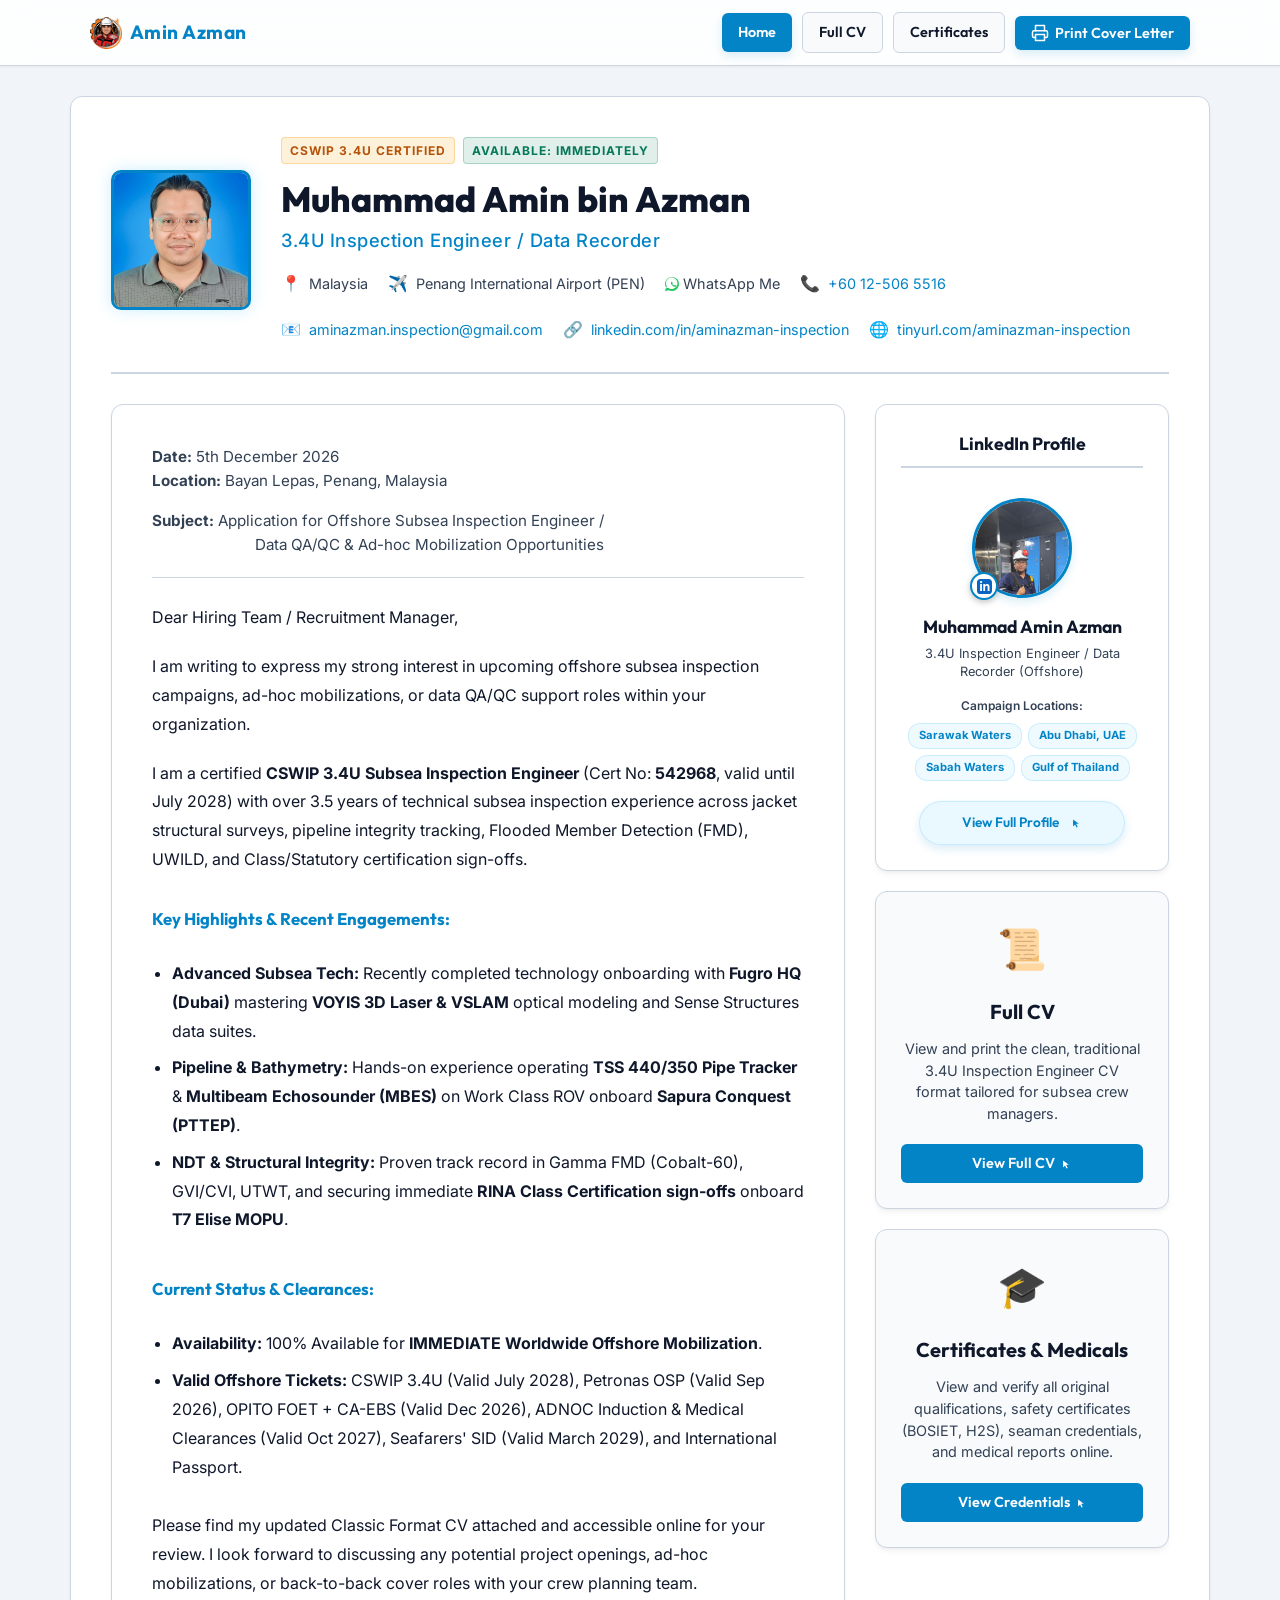
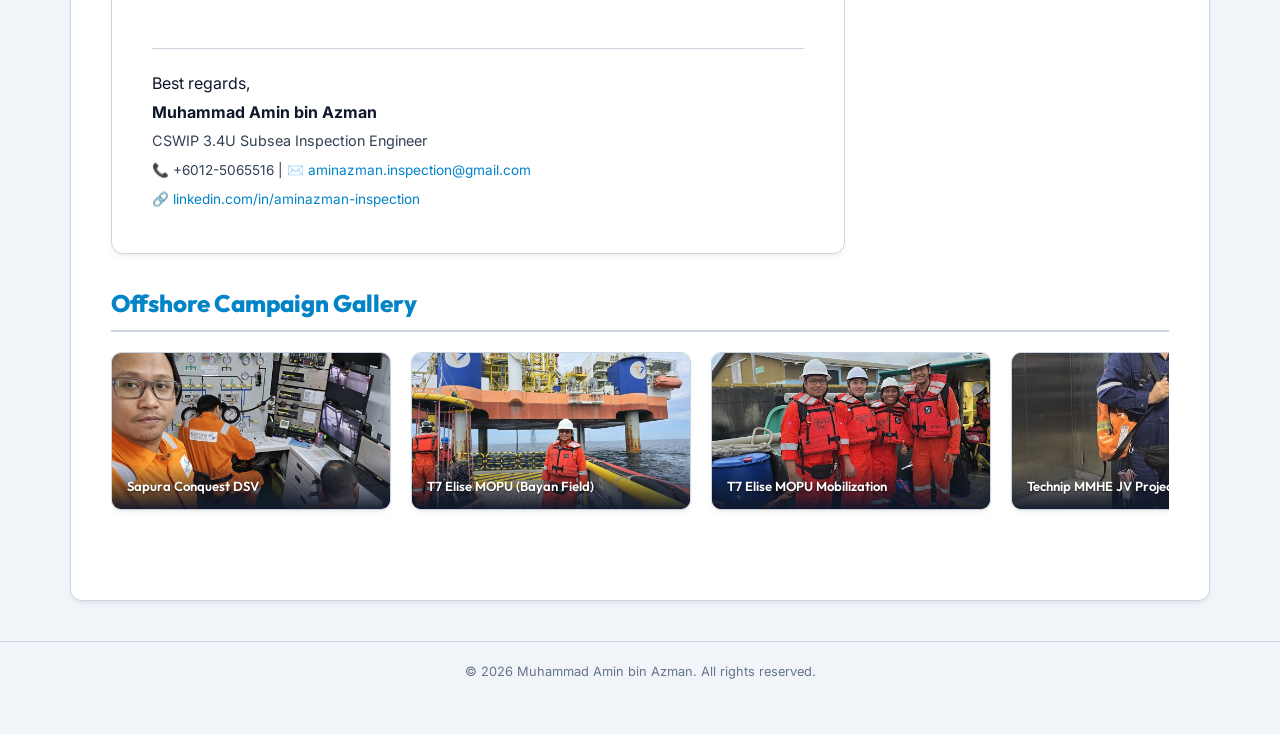
<file: index.html>
<!DOCTYPE html>
<html lang="en">
<head>
    <link rel="icon" type="image/png" href="favicon.png?v=1.7">
    <meta charset="UTF-8">
    <meta name="viewport" content="width=device-width, initial-scale=1.0">
    <title>Muhammad Amin Azman | Professional Hub & Cover Letter</title>
    
    <!-- Google Fonts -->
    <link rel="preconnect" href="https://fonts.googleapis.com">
    <link rel="preconnect" href="https://fonts.gstatic.com" crossorigin>
    <link href="https://fonts.googleapis.com/css2?family=Inter:wght@300;400;500;600;700&family=Outfit:wght@400;500;600;700;800&display=swap" rel="stylesheet">
    
    <!-- Link to Stylesheet -->
    <link rel="stylesheet" href="style.css?v=2.6">
    
    <style>
        /* Cover Letter Page Specific Styles */
        .cover-letter-card {
            background: var(--bg-content);
            border: 1px solid var(--border-color);
            border-radius: 12px;
            padding: 40px;
            box-shadow: var(--shadow);
            margin-bottom: 30px;
        }
        
        .letter-header {
            margin-bottom: 25px;
            border-bottom: 1px solid var(--border-color);
            padding-bottom: 20px;
            font-size: 0.95rem;
            color: var(--text-secondary);
            display: flex;
            justify-content: space-between;
            flex-wrap: wrap;
            gap: 15px;
        }
        
        .letter-body {
            font-size: 1rem;
            line-height: 1.8;
            color: var(--text-primary);
            display: flex;
            flex-direction: column;
            gap: 20px;
        }
        
        .letter-signoff {
            margin-top: 30px;
            padding-top: 20px;
            border-top: 1px solid var(--border-color);
        }
        
        .hub-grid {
            display: grid;
            grid-template-columns: repeat(auto-fit, minmax(280px, 1fr));
            gap: 20px;
            margin-top: 30px;
            margin-bottom: 40px;
        }
        
        .hub-card {
            background: var(--bg-card);
            border: 1px solid var(--border-color);
            border-radius: 12px;
            padding: 25px;
            text-align: center;
            box-shadow: var(--shadow);
            transition: var(--transition);
            text-decoration: none;
            display: flex;
            flex-direction: column;
            align-items: center;
            justify-content: space-between;
        }
        
        .hub-card:hover {
            transform: translateY(-5px);
            border-color: var(--accent);
            box-shadow: 0 10px 25px rgba(2, 132, 199, 0.1);
        }
        
        .hub-icon {
            font-size: 2.5rem;
            margin-bottom: 15px;
            color: var(--accent);
        }
        
        .hub-title {
            font-family: var(--font-header);
            font-size: 1.25rem;
            font-weight: 700;
            color: var(--text-primary);
            margin-bottom: 10px;
        }
        
        .hub-desc {
            font-size: 0.9rem;
            color: var(--text-secondary);
            line-height: 1.5;
            margin-bottom: 20px;
        }
        
        .hub-btn {
            background: var(--accent);
            color: #ffffff;
            font-family: var(--font-header);
            font-weight: 600;
            padding: 8px 20px;
            border-radius: 6px;
            font-size: 0.9rem;
            transition: var(--transition);
            width: 100%;
        }
        
        .hub-card:hover .hub-btn {
            background: var(--accent-hover);
        }
    </style>
</head>
<body>

    <!-- Top Action Bar -->
    <header class="no-print action-bar">
        <div class="container bar-content">
                        <div class="logo-container" style="display: flex; align-items: center; gap: 8px;">
                <img src="logo.png" alt="Amin Azman Logo" style="height: 32px; width: auto; display: block;">
                <span class="logo-text" style="font-family: var(--font-header); font-weight: 700; font-size: 1.2rem; color: var(--accent); letter-spacing: 0.5px;">Amin Azman</span>
            </div>
            <div class="actions">
                <a href="index.html" class="btn-print" style="background: var(--accent); color: #ffffff; border: none; text-decoration: none; display: inline-flex; align-items: center; justify-content: center;">Home</a>
                <a href="classic_cv.html" class="btn-print" style="background: var(--bg-card); color: var(--text-primary); border: 1px solid var(--border-color); text-decoration: none; display: inline-flex; align-items: center; justify-content: center; box-shadow: none;">Full CV</a>
                <a href="certificates.html" class="btn-print" style="background: var(--bg-card); color: var(--text-primary); border: 1px solid var(--border-color); text-decoration: none; display: inline-flex; align-items: center; justify-content: center; box-shadow: none;">Certificates</a>
                <button onclick="window.print()" class="btn-print" style="background: var(--accent); color: #ffffff; border: none; text-decoration: none; display: inline-flex; align-items: center; justify-content: center; box-shadow: 0 4px 10px rgba(2, 132, 199, 0.15); gap: 6px; cursor: pointer;">
                    <svg width="18" height="18" viewBox="0 0 24 24" fill="none" stroke="currentColor" stroke-width="2" stroke-linecap="round" stroke-linejoin="round" style="display: block;"><polyline points="6 9 6 2 18 2 18 9"></polyline><path d="M6 18H4a2 2 0 0 1-2-2v-5a2 2 0 0 1 2-2h16a2 2 0 0 1 2 2v5a2 2 0 0 1-2 2h-2"></path><rect x="6" y="14" width="12" height="8"></rect></svg>
                    Print Cover Letter
                </button>
            </div>
        </div>
    </header>

    <div class="container cv-wrapper">
        
        <!-- SECTION 1: HEADER & PROFILE -->
        <section class="cv-section header-section">
            <div class="header-grid">
                <div class="profile-photo-container">
                    <img src="8. Passport Photo - Amin Azman.png" alt="Muhammad Amin bin Azman" class="profile-photo">
                </div>
                <div class="header-info">
                    <div style="display: flex; gap: 8px; flex-wrap: wrap; margin-bottom: 6px;">
                        <span class="badge">CSWIP 3.4U Certified</span>
                        <span class="badge badge-green">Available: Immediately</span>
                    </div>
                    <h1>Muhammad Amin bin Azman</h1>
                    <p class="subtitle">3.4U Inspection Engineer / Data Recorder</p>
                    
                                        <div class="contact-grid">
                        <div class="contact-item">
                            <span class="icon">📍</span>
                            <span>Malaysia</span>
                        </div>
                        <div class="contact-item">
                            <span class="icon">✈️</span>
                            <span>Penang International Airport (PEN)</span>
                        </div>
                        <div class="contact-item">
                            <a href="https://wa.me/60125065516" target="_blank" style="display: inline-flex; align-items: center; text-decoration: none; color: inherit;">
                                <svg width="14" height="14" viewBox="0 0 24 24" fill="currentColor" style="vertical-align: middle; color: #22c55e; margin-right: 4px;">
                                    <path d="M.057 24l1.687-6.163c-1.041-1.804-1.588-3.849-1.587-5.946C.06 5.348 5.397.01 12.008.01c3.202.001 6.212 1.246 8.477 3.514 2.266 2.268 3.507 5.28 3.505 8.484-.004 6.657-5.34 11.997-11.953 11.997-2.005-.001-3.973-.502-5.73-1.45L0 24zm6.59-4.846c1.6.95 3.188 1.449 4.825 1.451 5.436 0 9.86-4.42 9.864-9.864.002-2.637-1.019-5.116-2.876-6.974C16.604 1.908 14.13 1.01 11.5 1.01c-5.436 0-9.86 4.42-9.864 9.864-.001 1.73.488 3.42 1.417 4.908l-.93 3.395 3.475-.912zm12.24-4.837c-.23-.115-1.364-.673-1.57-.75-.207-.075-.357-.115-.507.11-.15.223-.58.749-.71.9-.13.15-.26.17-.49.055-.23-.115-.972-.359-1.853-1.144-.684-.61-1.147-1.365-1.28-1.595-.13-.23-.014-.354.1-.47.104-.105.23-.27.346-.4.115-.13.154-.22.23-.369.077-.15.039-.282-.02-.397-.058-.115-.507-1.22-.695-1.673-.183-.441-.369-.381-.507-.389-.13-.008-.28-.009-.43-.009-.15 0-.396.056-.604.282-.208.227-.793.775-.793 1.89s.813 2.194.927 2.348c.114.15 1.6 2.443 3.877 3.425.541.233 1.008.389 1.348.497.545.173 1.04.148 1.43.09.436-.065 1.364-.557 1.557-1.096.193-.538.193-1 .135-1.096-.057-.096-.207-.15-.436-.265z"/>
                                </svg>
                                <span>WhatsApp Me</span>
                            </a>
                        </div>
                        <div class="contact-item">
                            <span class="icon">📞</span>
                            <a href="tel:+60125065516">+60 12-506 5516</a>
                        </div>
                        <div class="contact-item">
                            <span class="icon">📧</span>
                            <a href="mailto:aminazman.inspection@gmail.com">aminazman.inspection@gmail.com</a>
                        </div>
                        <div class="contact-item">
                            <span class="icon">🔗</span>
                            <a href="https://www.linkedin.com/in/aminazman-inspection" target="_blank">linkedin.com/in/aminazman-inspection</a>
                        </div>
                        <div class="contact-item">
                            <span class="icon">🌐</span>
                            <a href="https://tinyurl.com/aminazman-inspection" target="_blank">tinyurl.com/aminazman-inspection</a>
                        </div>
                    </div>
                </div>
            </div>
        </section>

        <!-- COVER LETTER & SIDEBAR BADGE -->
        <div class="content-layout" style="display: grid; grid-template-columns: 1fr; gap: 30px; margin-bottom: 30px;">
            <style>
                @media (min-width: 992px) {
                    .content-layout {
                        grid-template-columns: 3fr 1.2fr !important;
                    }
                }
            </style>
            
            <!-- Left: Cover Letter Card -->
            <section class="cover-letter-card" style="margin-bottom: 0;">
                <div class="letter-header">
                    <div>
                        <strong>Date:</strong> <span id="current-date">3rd August 2026</span><br>
                        <strong>Location:</strong> Bayan Lepas, Penang, Malaysia
                    </div>
                    <div style="text-align: right;">
                        <strong>Subject:</strong> Application for Offshore Subsea Inspection Engineer /<br>Data QA/QC & Ad-hoc Mobilization Opportunities
                    </div>
                </div>
                
                <div class="letter-body">
                    <p>Dear Hiring Team / Recruitment Manager,</p>
                    
                    <p>I am writing to express my strong interest in upcoming offshore subsea inspection campaigns, ad-hoc mobilizations, or data QA/QC support roles within your organization.</p>
                    
                    <p>I am a certified <strong>CSWIP 3.4U Subsea Inspection Engineer</strong> (Cert No: <strong>542968</strong>, valid until July 2028) with over 3.5 years of technical subsea inspection experience across jacket structural surveys, pipeline integrity tracking, Flooded Member Detection (FMD), UWILD, and Class/Statutory certification sign-offs.</p>
                    
                    <h3 style="font-family: var(--font-header); font-size: 1.05rem; font-weight: 700; color: var(--accent); margin-top: 10px; margin-bottom: 5px;">Key Highlights & Recent Engagements:</h3>
                    <ul style="padding-left: 20px; margin-bottom: 10px; display: flex; flex-direction: column; gap: 8px;">
                        <li><strong>Advanced Subsea Tech:</strong> Recently completed technology onboarding with <strong>Fugro HQ (Dubai)</strong> mastering <strong>VOYIS 3D Laser & VSLAM</strong> optical modeling and Sense Structures data suites.</li>
                        <li><strong>Pipeline & Bathymetry:</strong> Hands-on experience operating <strong>TSS 440/350 Pipe Tracker</strong> & <strong>Multibeam Echosounder (MBES)</strong> on Work Class ROV onboard <strong>Sapura Conquest (PTTEP)</strong>.</li>
                        <li><strong>NDT & Structural Integrity:</strong> Proven track record in Gamma FMD (Cobalt-60), GVI/CVI, UTWT, and securing immediate <strong>RINA Class Certification sign-offs</strong> onboard <strong>T7 Elise MOPU</strong>.</li>
                    </ul>

                    <h3 style="font-family: var(--font-header); font-size: 1.05rem; font-weight: 700; color: var(--accent); margin-top: 10px; margin-bottom: 5px;">Current Status & Clearances:</h3>
                    <ul style="padding-left: 20px; margin-bottom: 10px; display: flex; flex-direction: column; gap: 8px;">
                        <li><strong>Availability:</strong> 100% Available for <strong>IMMEDIATE Worldwide Offshore Mobilization</strong>.</li>
                        <li><strong>Valid Offshore Tickets:</strong> CSWIP 3.4U (Valid July 2028), Petronas OSP (Valid Sep 2026), OPITO FOET + CA-EBS (Valid Dec 2026), ADNOC Induction & Medical Clearances (Valid Oct 2027), Seafarers' SID (Valid March 2029), and International Passport.</li>
                    </ul>
                    
                    <p>Please find my updated Classic Format CV attached and accessible online for your review. I look forward to discussing any potential project openings, ad-hoc mobilizations, or back-to-back cover roles with your crew planning team.</p>
                    
                    <div class="letter-signoff">
                        <p>Best regards,</p>
                        <strong>Muhammad Amin bin Azman</strong><br>
                        <span style="font-size: 0.9rem; color: var(--text-secondary);">CSWIP 3.4U Subsea Inspection Engineer</span><br>
                        <span style="font-size: 0.85rem; color: var(--text-secondary);">📞 +6012-5065516 | ✉️ <a href="mailto:aminazman.inspection@gmail.com">aminazman.inspection@gmail.com</a></span><br>
                        <span style="font-size: 0.85rem; color: var(--text-secondary);">🔗 <a href="https://www.linkedin.com/in/aminazman-inspection" target="_blank">linkedin.com/in/aminazman-inspection</a></span>
                    </div>
                </div>
            </section>
            
            <!-- Right Sidebar Panel -->
            <aside class="right-sidebar-panel" style="display: flex; flex-direction: column; gap: 20px;">
                <!-- LinkedIn Card -->
                <div class="linkedin-sidebar-card" style="background: var(--bg-content); border: 1px solid var(--border-color); border-radius: 12px; padding: 25px; box-shadow: var(--shadow); display: flex; flex-direction: column; align-items: center; justify-content: flex-start; min-height: 380px;">
                    <h4 style="font-family: var(--font-header); font-size: 1.1rem; font-weight: 700; color: var(--text-primary); margin-bottom: 20px; border-bottom: 2px solid var(--border-color); padding-bottom: 8px; width: 100%; text-align: center;">LinkedIn Profile</h4>
                    <div style="display: flex; flex-direction: column; align-items: center; text-align: center; gap: 15px; margin-top: 10px; width: 100%;">
                        <div class="profile-badge-wrapper" style="position: relative; width: 100px; height: 100px;">
                            <div style="width: 100%; height: 100%; border-radius: 50%; overflow: hidden; border: 3px solid var(--accent); box-shadow: 0 4px 10px rgba(2, 132, 199, 0.15);">
                                <img src="linkedin_profile.png?v=2.3" alt="Muhammad Amin bin Azman" style="width: 100%; height: 100%; object-fit: cover;">
                            </div>
                            <div style="position: absolute; bottom: -2px; left: -2px; width: 28px; height: 28px; border-radius: 50%; background: var(--bg-content); display: flex; align-items: center; justify-content: center; box-shadow: 0 2px 6px rgba(0,0,0,0.25); border: 2.5px solid var(--accent); z-index: 10;">
                                <svg width="15" height="15" viewBox="0 0 24 24" fill="currentColor" style="color: #0a66c2; display: block;"><path d="M19 0h-14c-2.761 0-5 2.239-5 5v14c0 2.761 2.239 5 5 5h14c2.762 0 5-2.239 5-5v-14c0-2.761-2.238-5-5-5zm-11 19h-3v-11h3v11zm-1.5-12.268c-.966 0-1.75-.779-1.75-1.75s.784-1.75 1.75-1.75 1.75.779 1.75 1.75-.784 1.75-1.75 1.75zm13.5 12.268h-3v-5.604c0-3.368-4-3.113-4 0v5.604h-3v-11h3v1.765c1.396-2.586 7-2.777 7 2.476v6.759z"/></svg>
                            </div>
                        </div>
                        <div>
                            <h3 style="font-family: var(--font-header); font-size: 1.1rem; font-weight: 700; color: var(--text-primary); margin: 0 0 4px 0;">Muhammad Amin Azman</h3>
                            <p style="font-size: 0.8rem; color: var(--text-secondary); line-height: 1.4; margin: 0; padding: 0 5px;">3.4U Inspection Engineer / Data Recorder (Offshore)</p>
                        </div>
                        <div style="display: flex; flex-direction: column; align-items: center; gap: 8px; width: 100%;">
                            <span style="font-size: 0.75rem; color: var(--text-secondary); font-weight: 600;">Campaign Locations:</span>
                            <div style="display: flex; flex-wrap: wrap; justify-content: center; gap: 6px; width: 100%;">
                                <span style="font-size: 0.7rem; font-weight: 700; color: var(--accent); background: rgba(56, 189, 248, 0.08); border: 1px solid rgba(56, 189, 248, 0.2); padding: 3px 10px; border-radius: 12px;">Sarawak Waters</span>
                                <span style="font-size: 0.7rem; font-weight: 700; color: var(--accent); background: rgba(56, 189, 248, 0.08); border: 1px solid rgba(56, 189, 248, 0.2); padding: 3px 10px; border-radius: 12px;">Abu Dhabi, UAE</span>
                                <span style="font-size: 0.7rem; font-weight: 700; color: var(--accent); background: rgba(56, 189, 248, 0.08); border: 1px solid rgba(56, 189, 248, 0.2); padding: 3px 10px; border-radius: 12px;">Sabah Waters</span>
                                <span style="font-size: 0.7rem; font-weight: 700; color: var(--accent); background: rgba(56, 189, 248, 0.08); border: 1px solid rgba(56, 189, 248, 0.2); padding: 3px 10px; border-radius: 12px;">Gulf of Thailand</span>
                            </div>
                        </div>
                        <a href="https://www.linkedin.com/in/aminazman-inspection" target="_blank" class="cert-link btn-cert" style="text-decoration: none; display: flex; align-items: center; gap: 6px; font-family: var(--font-header); font-weight: 600; font-size: 0.85rem; padding: 10px 18px; width: 85%; justify-content: center; margin-top: 5px; border-radius: 30px; box-shadow: 0 4px 10px rgba(2, 132, 199, 0.15);">
                            View Full Profile
                        </a>
                    </div>
                </div>

                <!-- Full CV Link Card -->
                <a href="classic_cv.html" class="hub-card">
                    <div class="hub-icon">📜</div>
                    <h3 class="hub-title">Full CV</h3>
                    <p class="hub-desc">View and print the clean, traditional 3.4U Inspection Engineer CV format tailored for subsea crew managers.</p>
                    <span class="hub-btn">View Full CV</span>
                </a>
                
                <!-- Certificates Link Card -->
                <a href="certificates.html" class="hub-card">
                    <div class="hub-icon">🎓</div>
                    <h3 class="hub-title">Certificates & Medicals</h3>
                    <p class="hub-desc">View and verify all original qualifications, safety certificates (BOSIET, H2S), seaman credentials, and medical reports online.</p>
                    <span class="hub-btn">View Credentials</span>
                </a>
            </aside>
        </div>



    
<!-- OFFSHORE CAMPAIGN GALLERY (CAROUSEL) -->
        <h2 class="gallery-section-title no-print" style="font-family: var(--font-header); font-size: 1.5rem; font-weight: 800; color: var(--accent); margin-top: 10px; margin-bottom: 20px; border-bottom: 2px solid var(--border-color); padding-bottom: 8px;">
            Offshore Campaign Gallery
        </h2>
        <div class="gallery-carousel-wrapper no-print">
            <div class="gallery-carousel">
                <div class="gallery-slide">
                    <img src="Sapura Conquest.jpg?v=3.4" alt="Sapura Conquest DSV">
                    <div class="gallery-caption">Sapura Conquest DSV</div>
                </div>
                <div class="gallery-slide">
                    <img src="T7 MOPU.jpg?v=3.4" alt="T7 Elise MOPU (Bayan Field)">
                    <div class="gallery-caption">T7 Elise MOPU (Bayan Field)</div>
                </div>
                <div class="gallery-slide">
                    <img src="T7 MOPU Mobilization.jpg?v=3.4" alt="T7 Elise MOPU Mobilization">
                    <div class="gallery-caption">T7 Elise MOPU Mobilization</div>
                </div>
                <div class="gallery-slide">
                    <img src="TechnipFMC.jpg?v=3.4" alt="Technip MMHE JV Project Operations">
                    <div class="gallery-caption">Technip MMHE JV Project Operations</div>
                </div>
                <div class="gallery-slide">
                    <img src="Dulang PMA.jpg?v=3.4" alt="Dulang PMA Field Platform">
                    <div class="gallery-caption">Dulang PMA Field Operations</div>
                </div>
                <div class="gallery-slide">
                    <img src="Dulang C.jpg?v=3.4" alt="Dulang C Platform Operations">
                    <div class="gallery-caption">Dulang C Platform Operations</div>
                </div>
                <div class="gallery-slide">
                    <img src="PCSB SKO Sarawak.jpg?v=3.4" alt="Petronas Carigali Sarawak Operations">
                    <div class="gallery-caption">Petronas Carigali Sarawak Operations</div>
                </div>
                <div class="gallery-slide">
                    <img src="ERB West.jpg?v=3.4" alt="ERB West Field Operations">
                    <div class="gallery-caption">ERB West Field Operations</div>
                </div>
                <div class="gallery-slide">
                    <img src="FMD Tooling Setup.jpg?v=3.4" alt="FMD Tooling Setup & Calibration">
                    <div class="gallery-caption">FMD Tooling Setup & Calibration</div>
                </div>
                <div class="gallery-slide">
                    <img src="Work Class ROV.jpg?v=3.4" alt="Work Class ROV (SMD Atom A6)">
                    <div class="gallery-caption">Work Class ROV (SMD Atom A6)</div>
                </div>
                <div class="gallery-slide">
                    <img src="Fugro Middle East, JAFZA, Dubai.jpg?v=3.4" alt="Fugro Middle East Office (Dubai)">
                    <div class="gallery-caption">Fugro Middle East Office (Dubai)</div>
                </div>
            </div>
        </div>

    </div>

    <!-- Print Footer -->
    <footer class="print-footer no-print">
        <div class="container">
            <p>&copy; 2026 Muhammad Amin bin Azman. All rights reserved.</p>
        </div>
    </footer>

    <!-- Dynamic Malaysia Date Script -->
    <script>
        function updateDate() {
            const options = { timeZone: 'Asia/Kuala_Lumpur', year: 'numeric', month: 'long', day: 'numeric' };
            const formatter = new Intl.DateTimeFormat('en-US', options);
            const parts = formatter.formatToParts(new Date());
            
            let day = 0;
            let month = "";
            let year = "";
            for (const part of parts) {
                if (part.type === 'day') day = parseInt(part.value, 10);
                else if (part.type === 'month') month = part.value;
                else if (part.type === 'year') year = part.value;
            }
            
            let suffix = "th";
            if (day === 1 || day === 21 || day === 31) suffix = "st";
            else if (day === 2 || day === 22) suffix = "nd";
            else if (day === 3 || day === 23) suffix = "rd";
            
            const formattedDate = `${day}${suffix} ${month} ${year}`;
            const dateEl = document.getElementById('current-date');
            if (dateEl) {
                dateEl.textContent = formattedDate;
            }
        }
        document.addEventListener('DOMContentLoaded', updateDate);
    </script>
</body>
</html>
</file>
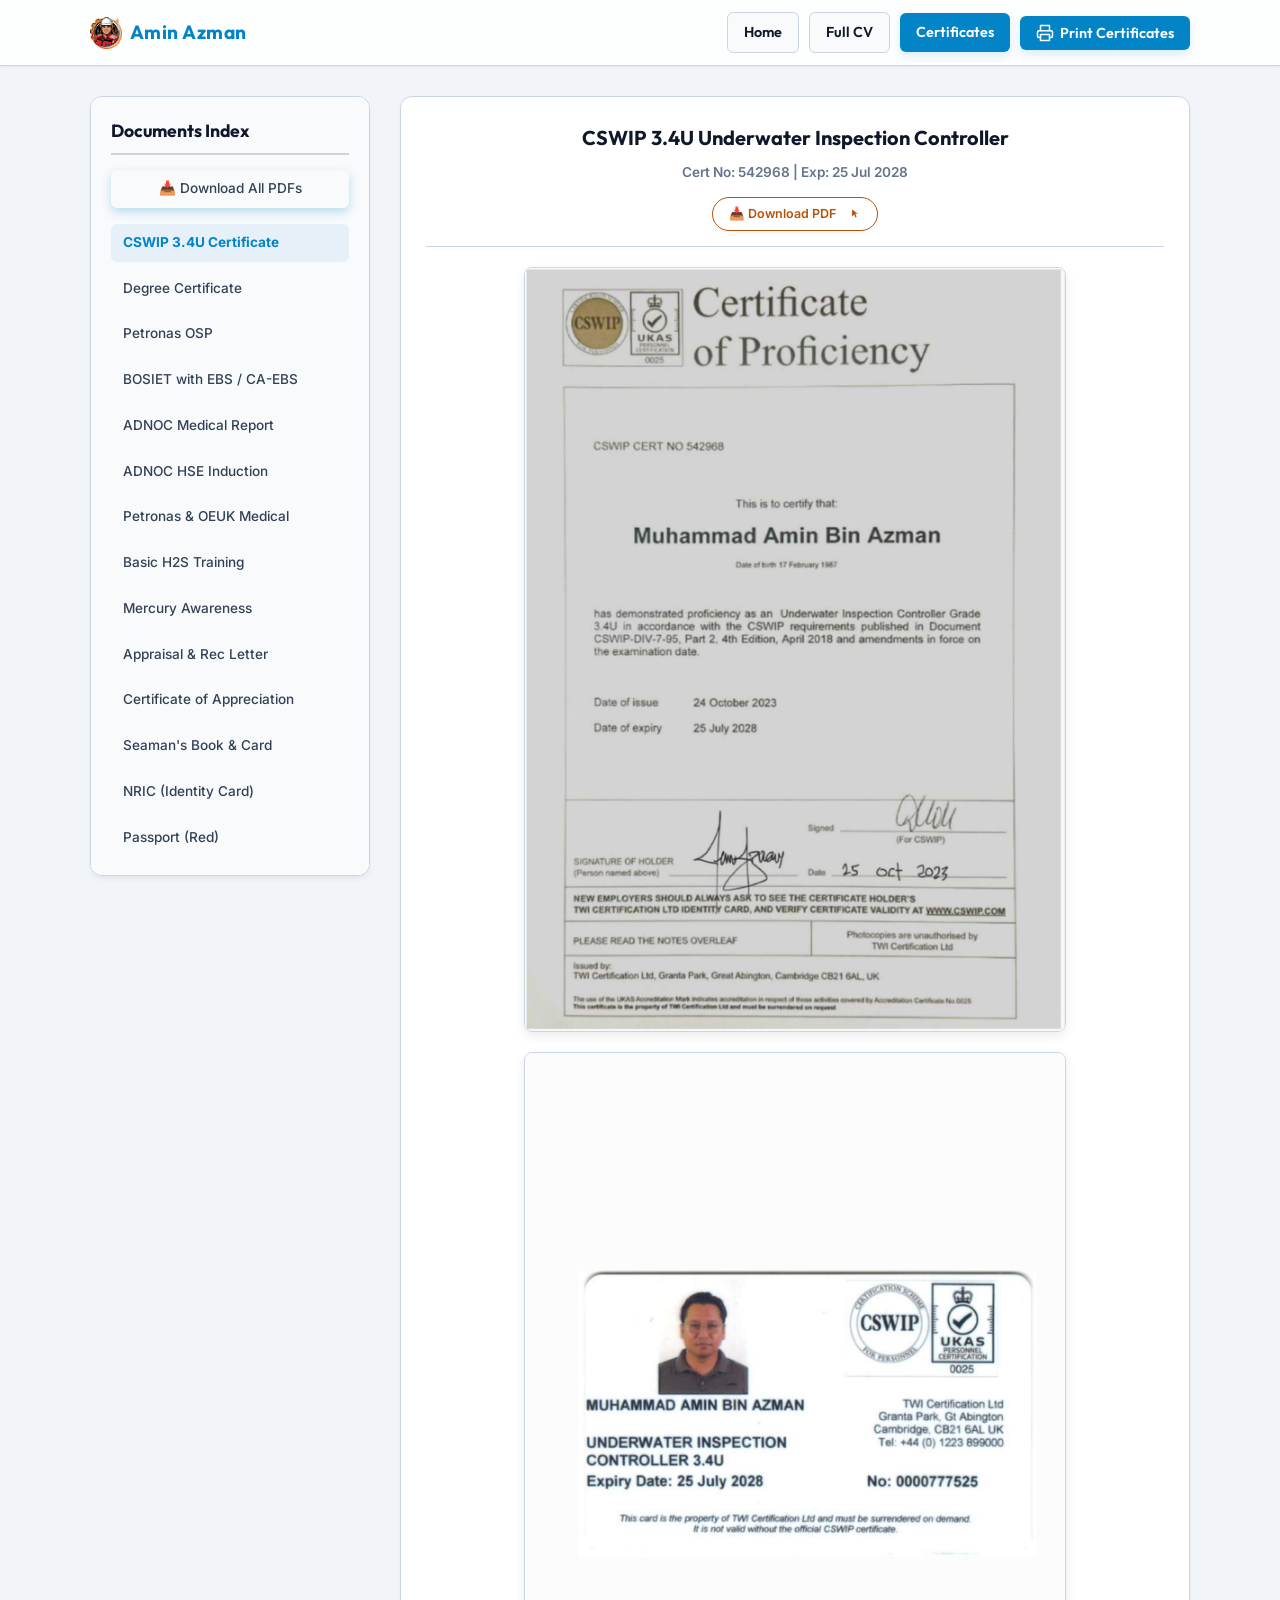
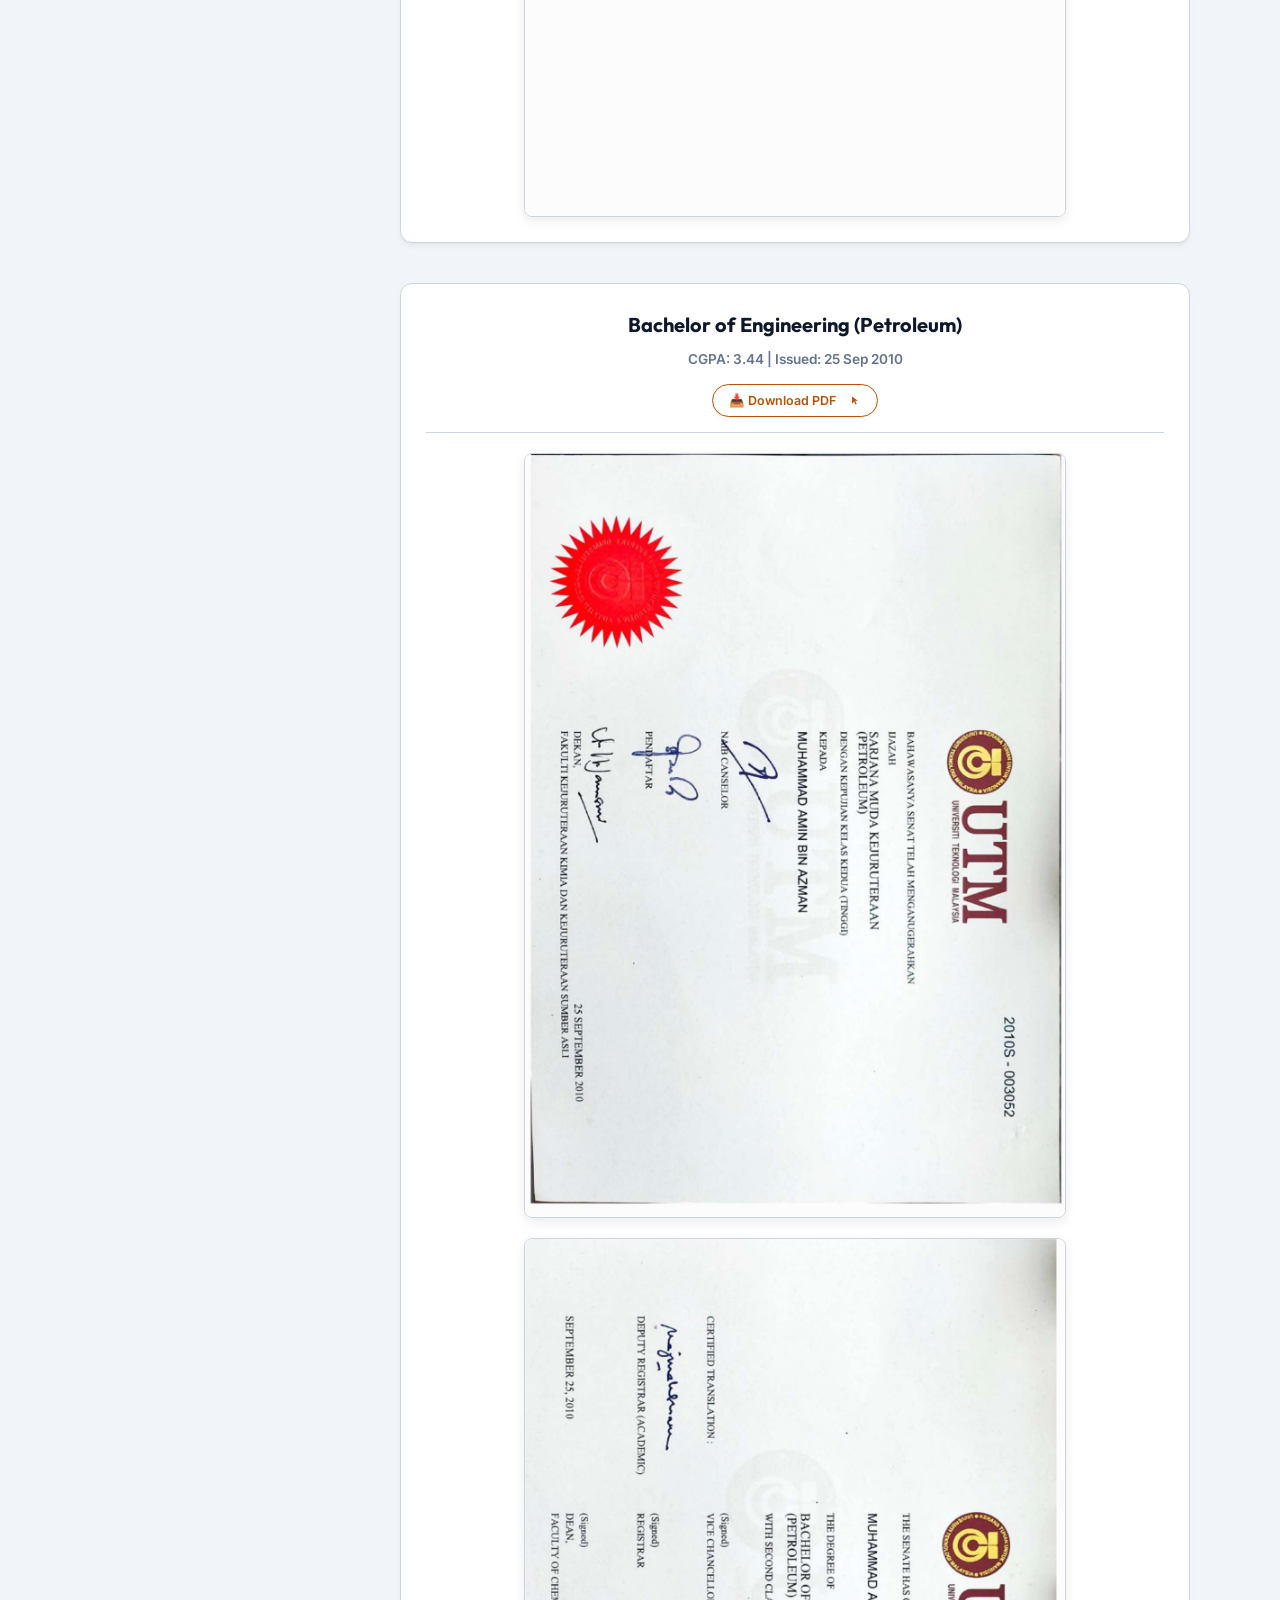
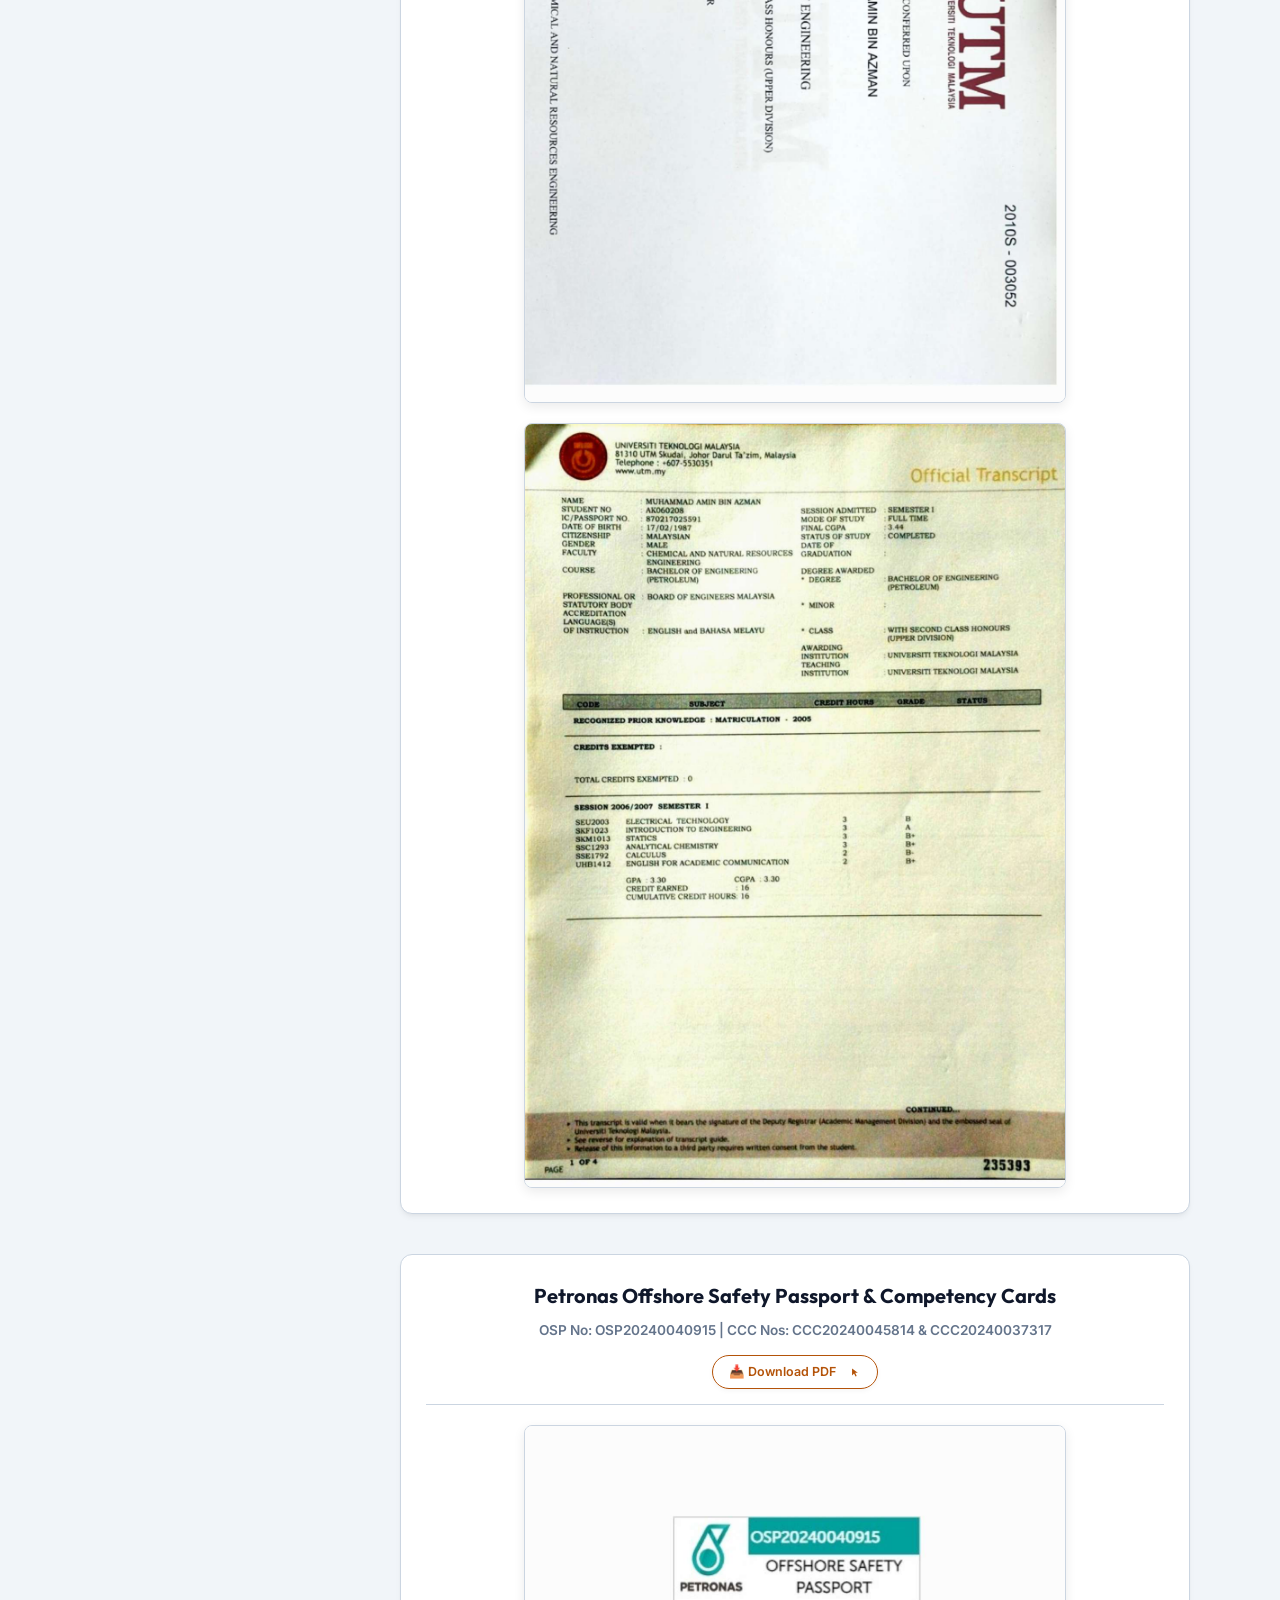
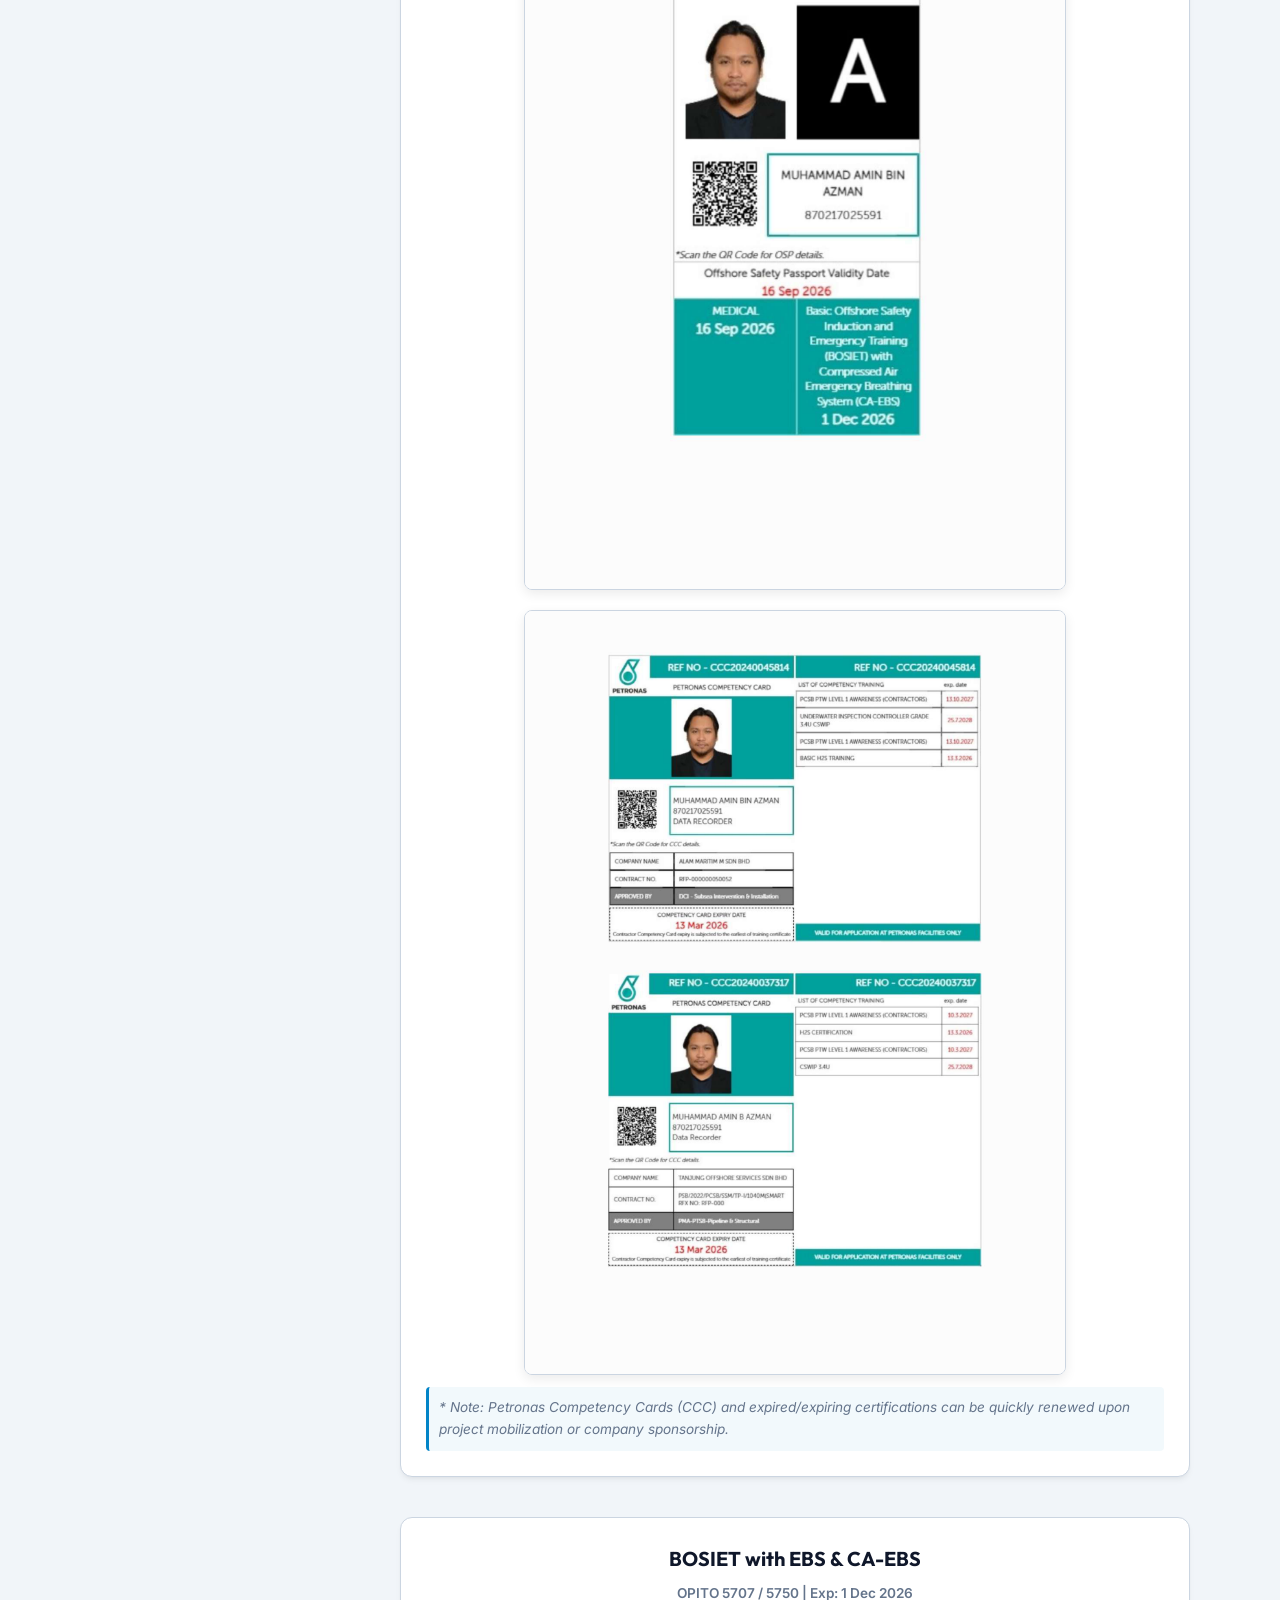
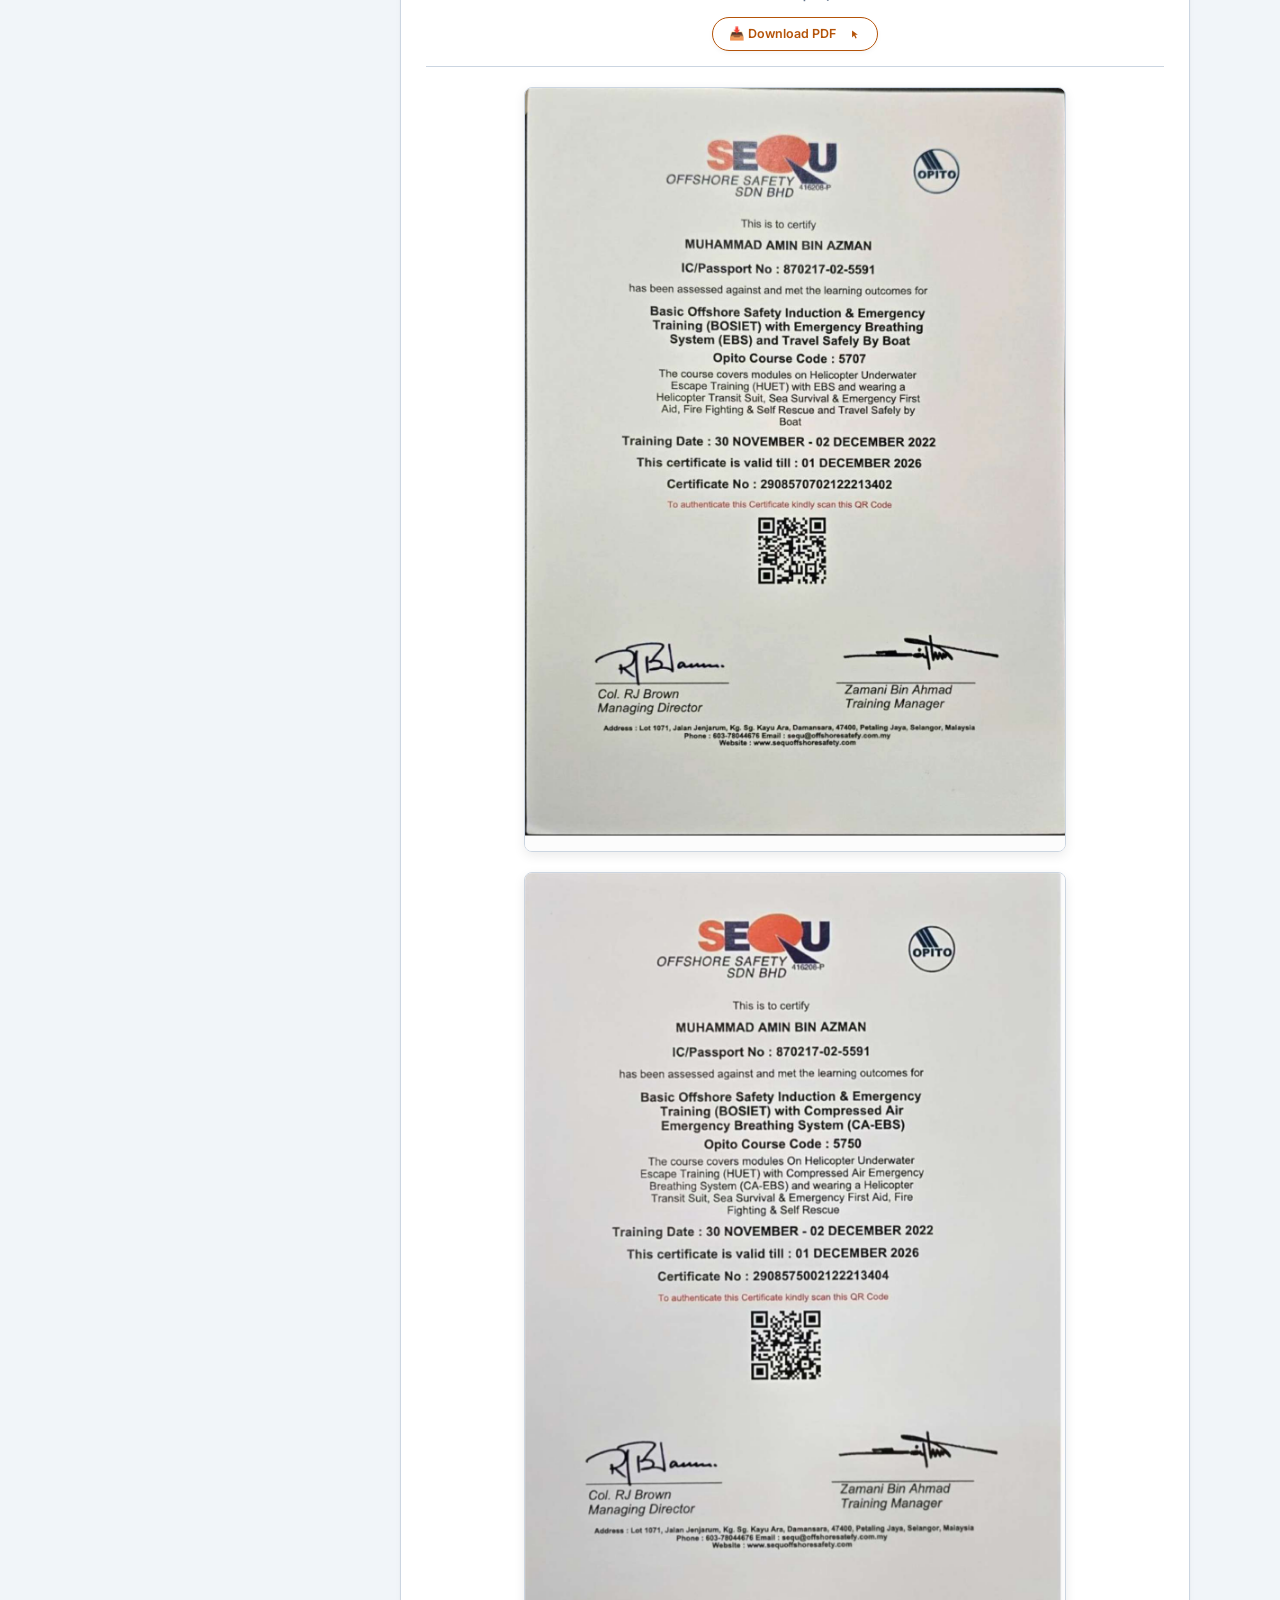
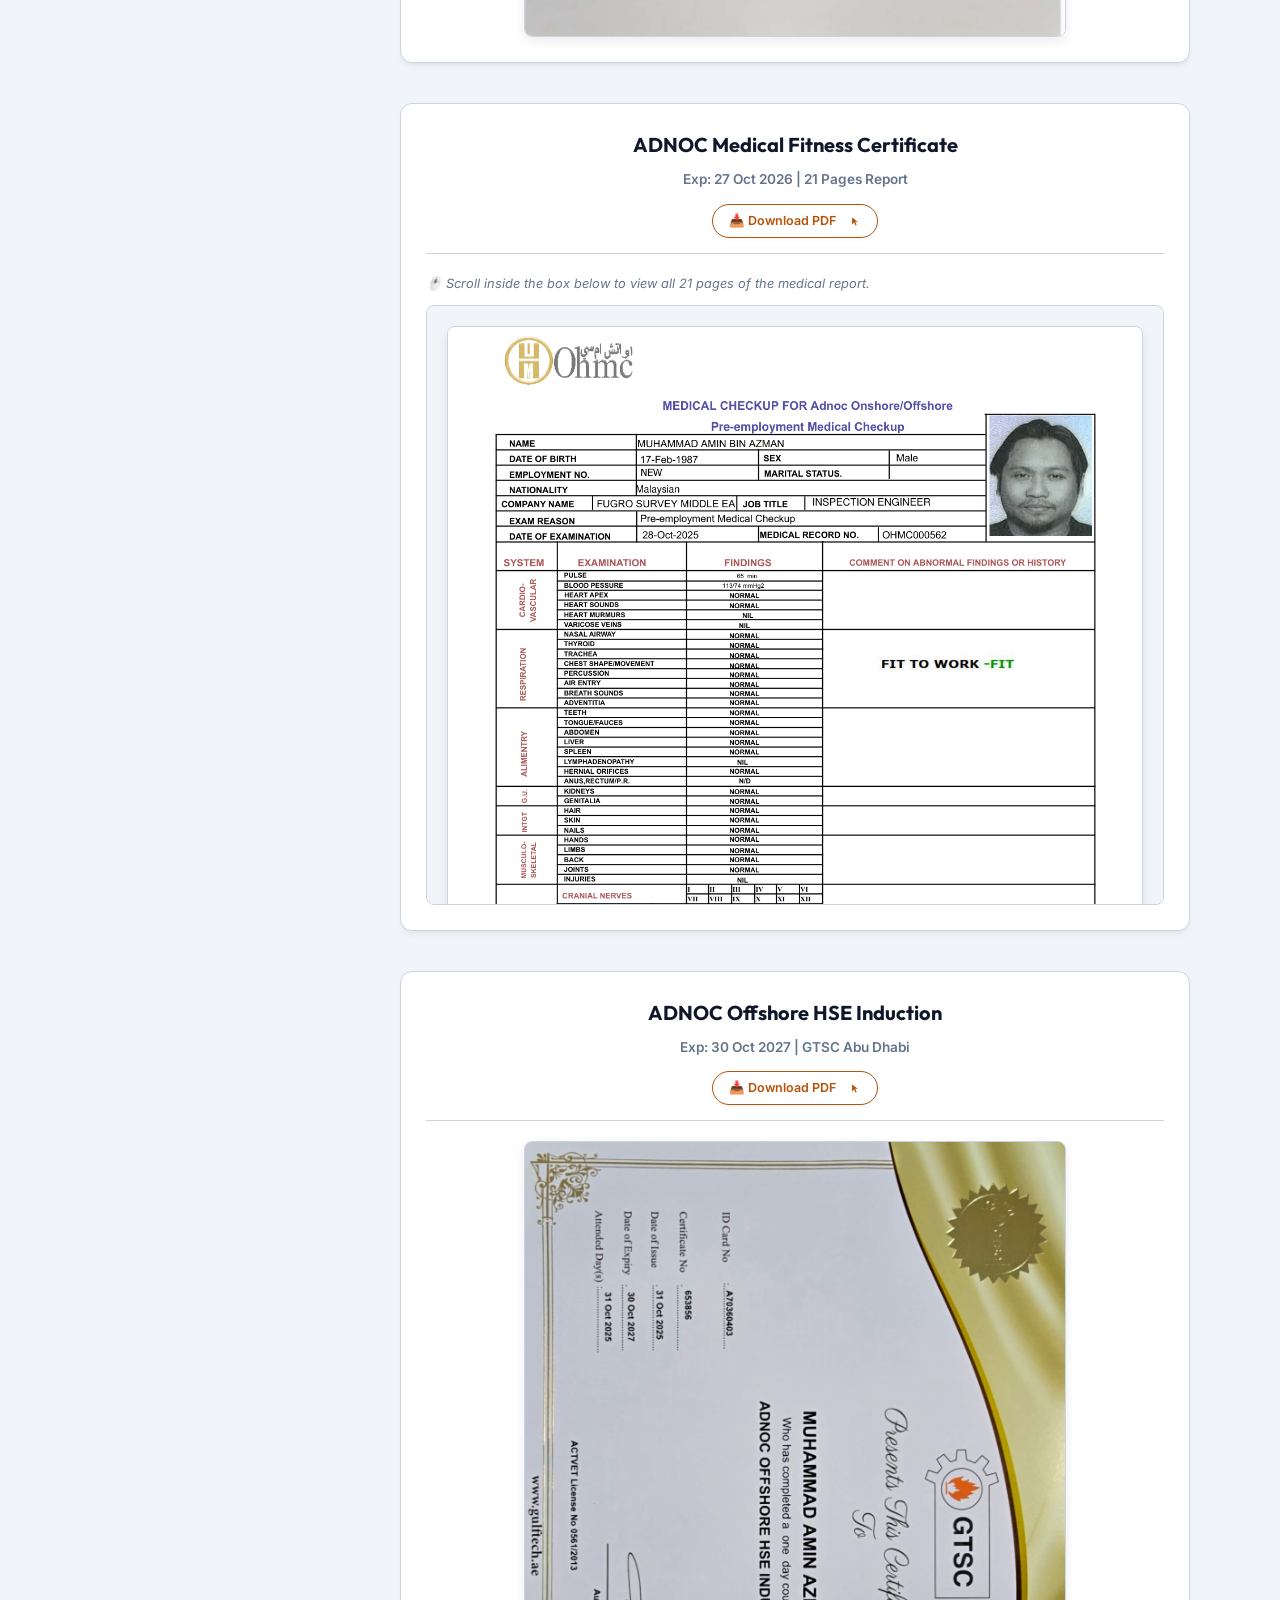
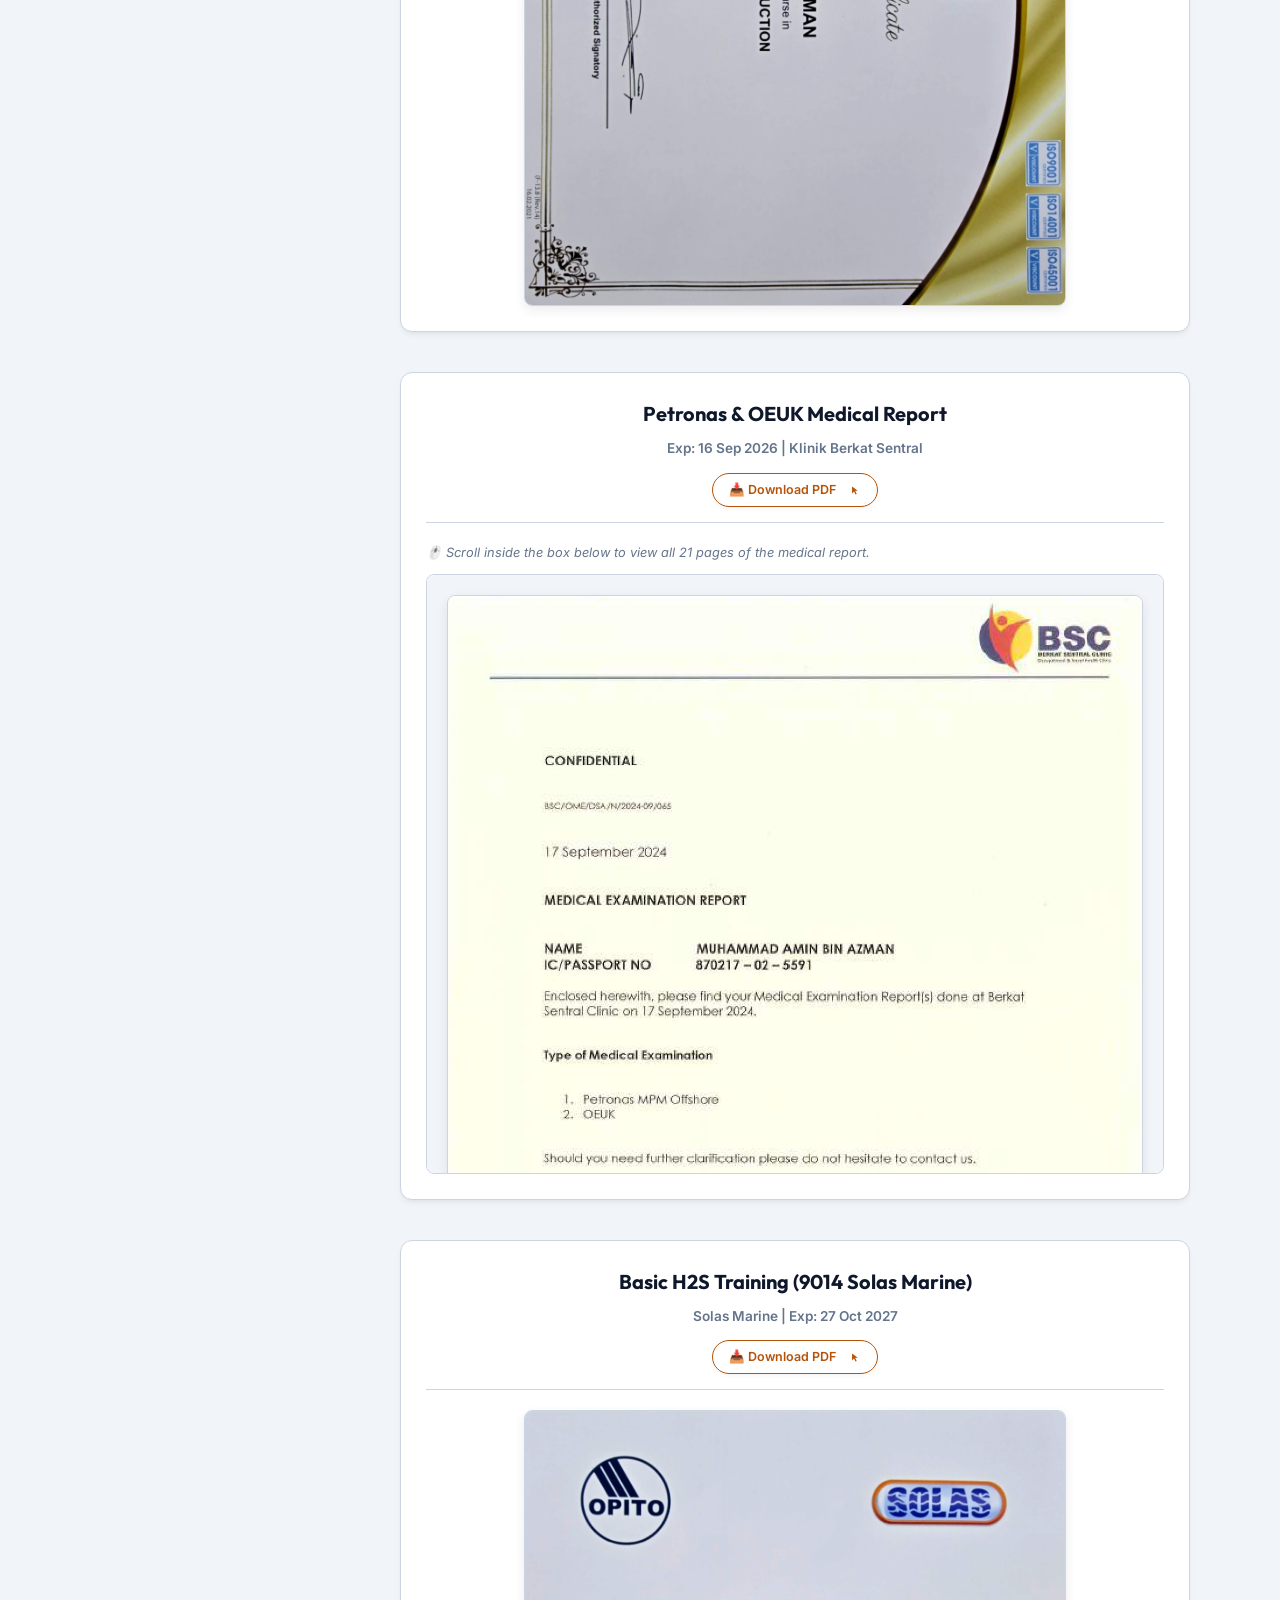
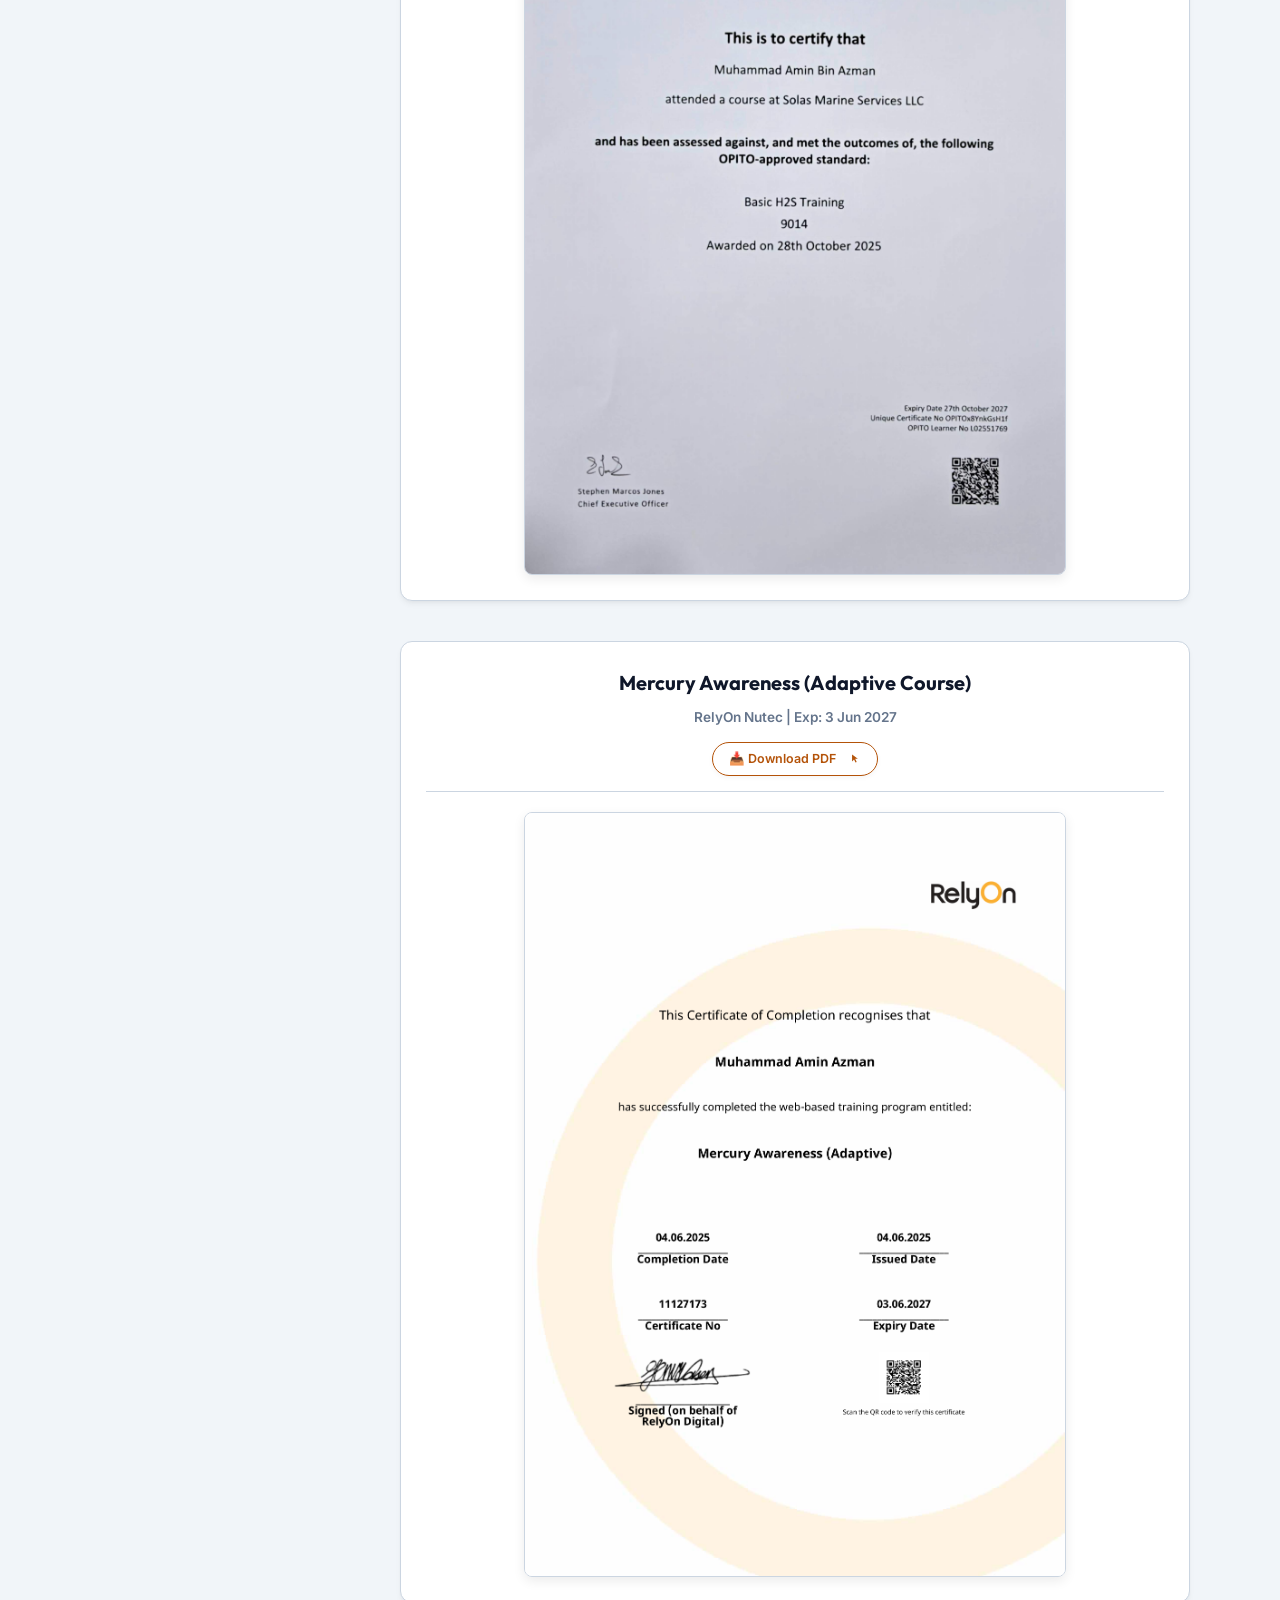
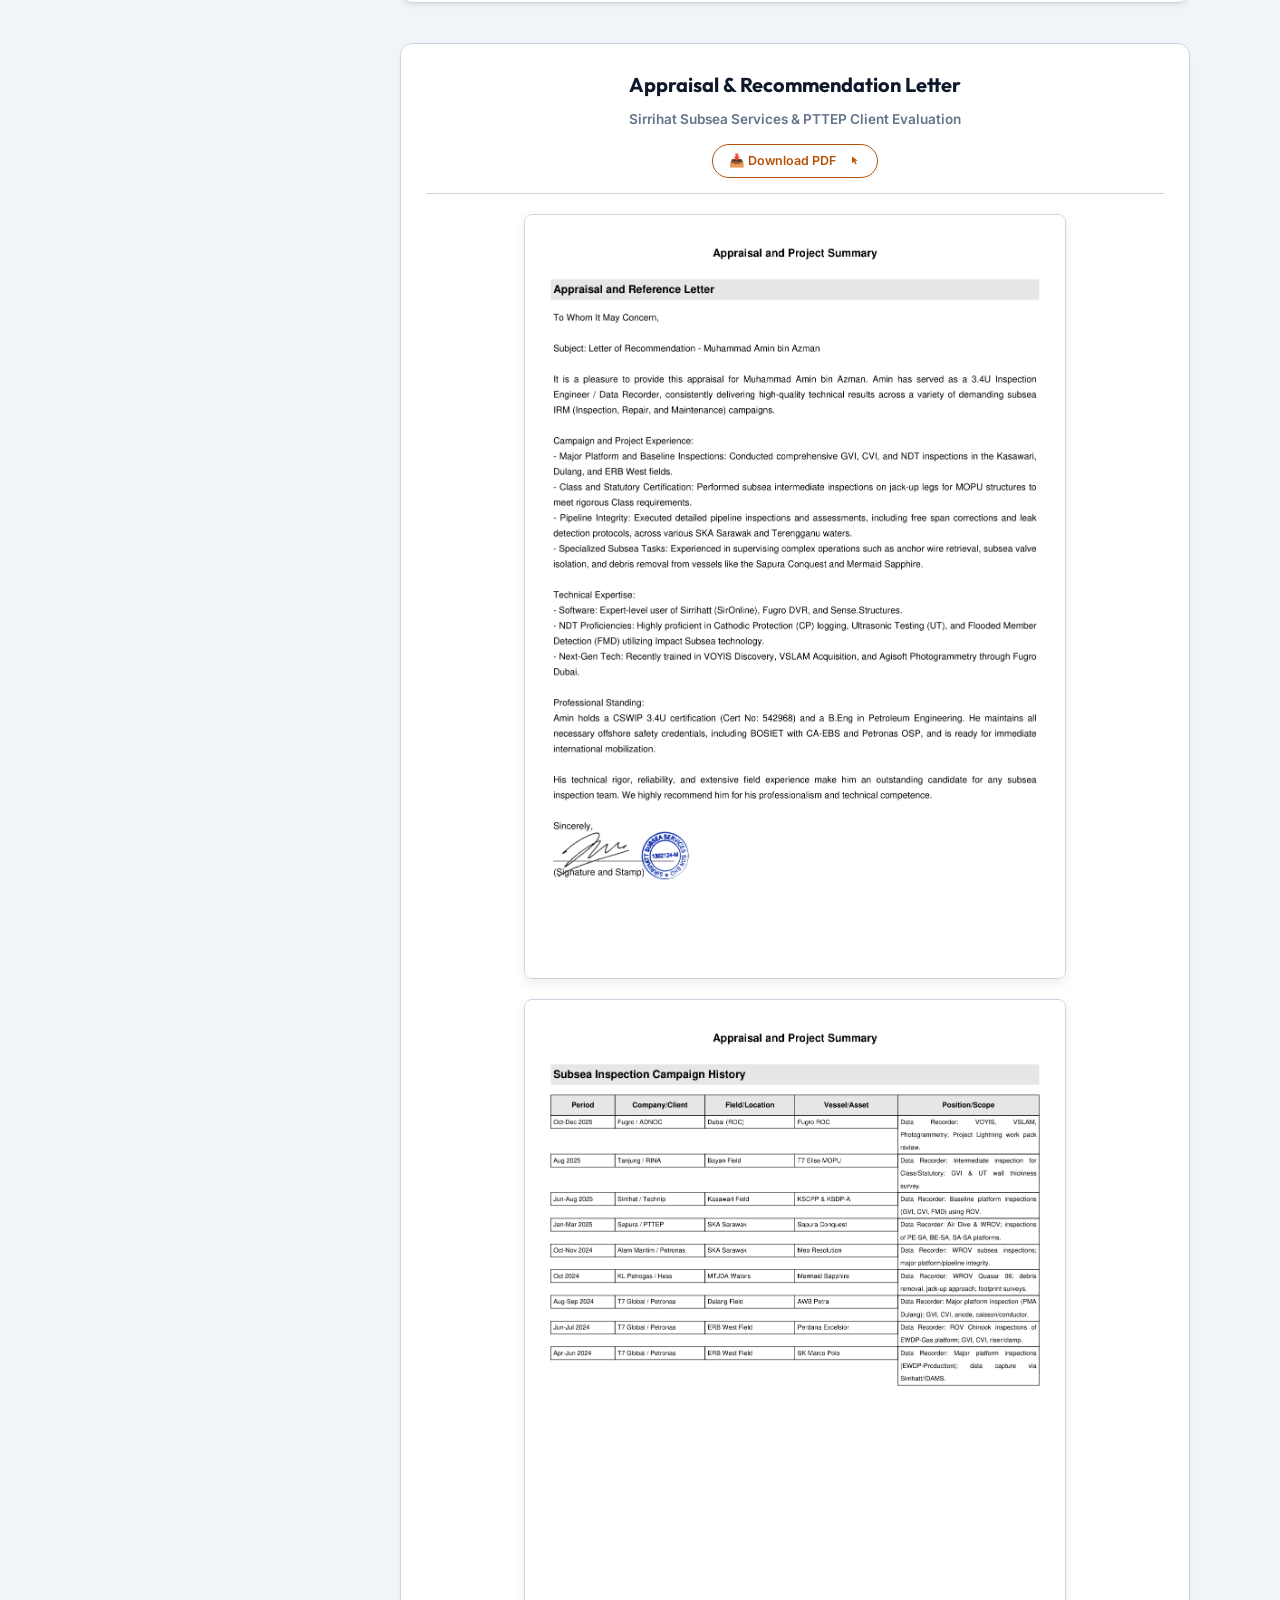
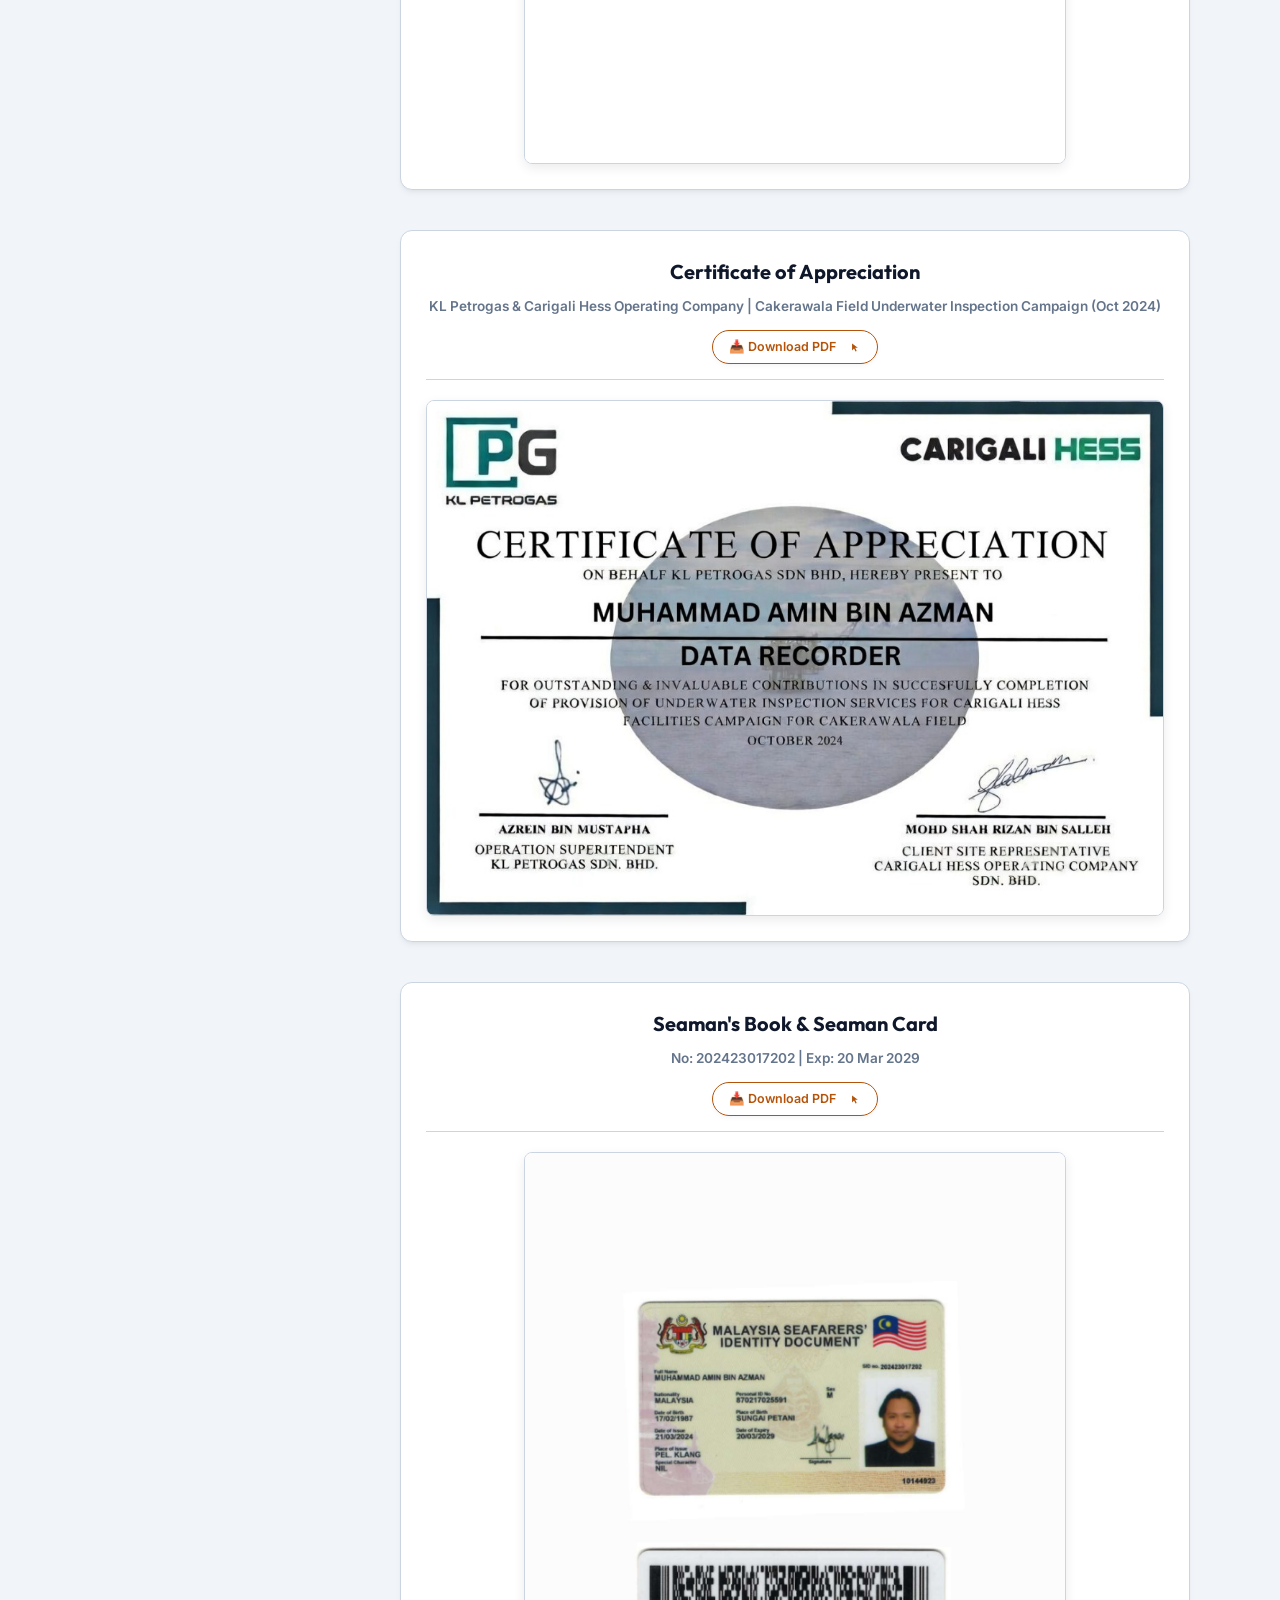
<file: certificates.html>
<!DOCTYPE html>
<html lang="en">
<head>
    <link rel="icon" type="image/png" href="favicon.png?v=1.7">
    <meta charset="UTF-8">
    <meta name="viewport" content="width=device-width, initial-scale=1.0">
    <title>Muhammad Amin Azman | Documents & Certificates Viewer</title>
    
    <!-- Google Fonts -->
    <link rel="preconnect" href="https://fonts.googleapis.com">
    <link rel="preconnect" href="https://fonts.gstatic.com" crossorigin>
    <link href="https://fonts.googleapis.com/css2?family=Inter:wght@300;400;500;600;700&family=Outfit:wght@400;500;600;700;800&display=swap" rel="stylesheet">
    
    <!-- Link to Stylesheet -->
    <link rel="stylesheet" href="style.css?v=7.1">
    
    <style>
        /* Custom Styles for Certificates Viewer */
        .viewer-layout {
            display: grid;
            grid-template-columns: 280px 1fr;
            gap: 30px;
            margin-top: 30px;
            align-items: start;
        }
        
        .sidebar-nav {
            position: sticky;
            top: 90px;
            background: var(--bg-card);
            border: 1px solid var(--border-color);
            border-radius: 12px;
            padding: 20px;
            max-height: calc(100vh - 120px);
            overflow-y: auto;
            box-shadow: var(--shadow);
        }
        
        .sidebar-title {
            font-family: var(--font-header);
            font-size: 1.1rem;
            font-weight: 700;
            color: var(--text-primary);
            margin-bottom: 15px;
            padding-bottom: 8px;
            border-bottom: 2px solid var(--border-color);
        }
        
        .nav-list {
            list-style: none;
            display: flex;
            flex-direction: column;
            gap: 8px;
        }
        
        .nav-item a {
            display: block;
            padding: 8px 12px;
            color: var(--text-secondary);
            text-decoration: none;
            font-size: 0.85rem;
            font-weight: 500;
            border-radius: 6px;
            transition: var(--transition);
            white-space: nowrap;
            overflow: hidden;
            text-overflow: ellipsis;
        }
        
        .nav-item a:hover {
            background: rgba(2, 132, 199, 0.08);
            color: var(--accent);
            padding-left: 16px;
        }
        
        .cert-container {
            display: flex;
            flex-direction: column;
            gap: 40px;
        }
        
        .cert-card {
            background: var(--bg-content);
            border: 1px solid var(--border-color);
            border-radius: 12px;
            padding: 25px;
            box-shadow: var(--shadow);
            scroll-margin-top: 90px; /* Offset for sticky header */
        }
        
        .cert-card-header {
            display: flex;
            flex-direction: column;
            align-items: center;
            text-align: center;
            gap: 8px;
            margin-bottom: 20px;
            padding-bottom: 15px;
            border-bottom: 1px solid var(--border-color);
        }
        
        .cert-card-title {
            font-family: var(--font-header);
            font-size: 1.25rem;
            font-weight: 700;
            color: var(--text-primary);
            text-align: center;
            margin: 0;
            width: 100%;
        }
        
        .cert-meta {
            font-size: 0.85rem;
            color: var(--text-muted);
            font-weight: 600;
            text-align: center;
            display: block;
            margin: 0;
        }
        
        .image-stack {
            display: flex;
            flex-direction: column;
            gap: 20px;
            align-items: center;
            justify-content: center;
        }
        
        .cert-image {
            max-width: 100%;
            max-height: 85vh;
            border-radius: 8px;
            border: 1px solid var(--border-color);
            box-shadow: 0 4px 12px rgba(0,0,0,0.08);
            transition: var(--transition);
        }
        
        .cert-image:hover {
            transform: scale(1.01);
            box-shadow: 0 8px 24px rgba(0,0,0,0.12);
        }
        
        /* Multi-page scrollable box for long documents */
        .scrollable-doc-box {
            width: 100%;
            max-height: 600px;
            overflow-y: auto;
            border: 1px solid var(--border-color);
            border-radius: 8px;
            background: #f1f5f9;
            padding: 20px;
            display: flex;
            flex-direction: column;
            gap: 20px;
            align-items: center;
        }
        
        .scrollable-doc-box .cert-image {
            max-height: none;
            width: 100%;
            max-width: 750px;
        }
        
        .scroll-note {
            font-size: 0.8rem;
            color: var(--text-muted);
            font-style: italic;
            margin-top: 6px;
            display: flex;
            align-items: center;
            gap: 4px;
        }

        @media (max-width: 992px) {
            .viewer-layout {
                grid-template-columns: 1fr;
                gap: 15px;
            }
            
            .sidebar-title {
                display: none !important;
            }
            
            .sidebar-nav {
                position: sticky;
                top: 94px;
                max-height: none;
                z-index: 90;
                background: rgba(255, 255, 255, 0.96);
                backdrop-filter: blur(8px);
                -webkit-backdrop-filter: blur(8px);
                border-top: 1px solid var(--border-color);
                border-bottom: 1px solid var(--border-color);
                border-left: none !important;
                border-right: none !important;
                border-radius: 0 !important;
                padding: 8px 0;
                margin-left: -20px !important;
                margin-right: -20px !important;
                width: calc(100% + 40px) !important;
                margin-bottom: 5px;
                box-shadow: 0 4px 10px rgba(0, 0, 0, 0.06);
            }
            
            .nav-list {
                display: flex !important;
                flex-direction: row !important;
                flex-wrap: nowrap !important;
                overflow-x: auto !important;
                -webkit-overflow-scrolling: touch;
                gap: 8px !important;
                scrollbar-width: none; /* Firefox */
                padding-bottom: 2px;
                padding-left: 20px !important;
                padding-right: 20px !important;
            }
            
            .nav-list::-webkit-scrollbar {
                display: none; /* Chrome/Safari */
            }
            
            .nav-item {
                display: inline-block !important;
                flex: 0 0 auto !important;
            }
            
            .nav-item a {
                padding: 6px 12px;
                font-size: 0.76rem;
                background: var(--bg-card);
                border: 1px solid var(--border-color);
                border-radius: 6px;
                white-space: nowrap !important;
                display: block;
            }
            
            .cert-card {
                scroll-margin-top: 195px !important;
            }
        }
    </style>
</head>
<body>

    <!-- Top Action Bar -->
    <header class="no-print action-bar">
        <div class="container bar-content">
                        <div class="logo-container" style="display: flex; align-items: center; gap: 8px;">
                <img src="logo.png" alt="Amin Azman Logo" style="height: 32px; width: auto; display: block;">
                <span class="logo-text" style="font-family: var(--font-header); font-weight: 700; font-size: 1.2rem; color: var(--accent); letter-spacing: 0.5px;">Amin Azman</span>
            </div>
            <div class="actions">
                <a href="index.html" class="btn-print" style="background: var(--bg-card); color: var(--text-primary); border: 1px solid var(--border-color); text-decoration: none; display: inline-flex; align-items: center; justify-content: center; box-shadow: none;">Home</a>
                <a href="classic_cv.html" class="btn-print" style="background: var(--bg-card); color: var(--text-primary); border: 1px solid var(--border-color); text-decoration: none; display: inline-flex; align-items: center; justify-content: center; box-shadow: none;">Full CV</a>
                <a href="certificates.html" class="btn-print" style="background: var(--accent); color: #ffffff; border: none; text-decoration: none; display: inline-flex; align-items: center; justify-content: center;">Certificates</a>
                <button onclick="window.print()" class="btn-print" style="background: var(--accent); color: #ffffff; border: none; text-decoration: none; display: inline-flex; align-items: center; justify-content: center; box-shadow: 0 4px 10px rgba(2, 132, 199, 0.15); gap: 6px; cursor: pointer;">
                    <svg width="18" height="18" viewBox="0 0 24 24" fill="none" stroke="currentColor" stroke-width="2" stroke-linecap="round" stroke-linejoin="round" style="display: block;"><polyline points="6 9 6 2 18 2 18 9"></polyline><path d="M6 18H4a2 2 0 0 1-2-2v-5a2 2 0 0 1 2-2h16a2 2 0 0 1 2 2v5a2 2 0 0 1-2 2h-2"></path><rect x="6" y="14" width="12" height="8"></rect></svg>
                    Print Certificates
                </button>
            </div>
        </div>
    </header>

    <div class="container">
        
        <div class="viewer-layout">
            
            <!-- Left Sidebar Navigation -->
            <nav class="sidebar-nav no-print">
                <div class="sidebar-title">Documents Index</div>
                <ul class="nav-list">
                <li class="nav-item" style="margin-bottom: 8px;"><a href="All_Certificates_Amin_Azman.zip" download class="cert-link" style="background: var(--accent); color: #ffffff !important; font-weight: 700; border: none; text-align: center; justify-content: center; display: flex; align-items: center; gap: 6px; box-shadow: 0 4px 10px rgba(2, 132, 199, 0.25);">📥 Download All PDFs</a></li>
                    <li class="nav-item"><a href="#cswip">CSWIP 3.4U Certificate</a></li>
                    <li class="nav-item"><a href="#degree">Degree Certificate</a></li>

                    <li class="nav-item"><a href="#petronas-osp">Petronas OSP</a></li>
                    <li class="nav-item"><a href="#bosiet">BOSIET with EBS / CA-EBS</a></li>
                    <li class="nav-item"><a href="#adnoc-medical">ADNOC Medical Report</a></li>
                    <li class="nav-item"><a href="#adnoc-hse">ADNOC HSE Induction</a></li>
                    <li class="nav-item"><a href="#petronas-medical">Petronas & OEUK Medical</a></li>

                    <li class="nav-item"><a href="#basic-h2s">Basic H2S Training</a></li>
                    <li class="nav-item"><a href="#mercury">Mercury Awareness</a></li>
                    <li class="nav-item"><a href="#appraisal">Appraisal & Rec Letter</a></li>
                    <li class="nav-item"><a href="#appreciation">Certificate of Appreciation</a></li>
                    <li class="nav-item"><a href="#seamans-book">Seaman's Book & Card</a></li>
                    <li class="nav-item"><a href="#nric">NRIC (Identity Card)</a></li>
                    <li class="nav-item"><a href="#passport-red">Passport (Red)</a></li>
                    <li class="nav-item"><a href="#passport-blue">Passport (Blue)</a></li>
                </ul>
            </nav>
            
            <!-- Right Content Container -->
            <main class="cert-container">
                
                <!-- CSWIP 3.4U -->
                <section class="cert-card" id="cswip">
                    <div class="cert-card-header">
                        <h2 class="cert-card-title">CSWIP 3.4U Underwater Inspection Controller</h2>
                        <span class="cert-meta">Cert No: 542968 | Exp: 25 Jul 2028</span>
                        <a href="14. CSWIP 3.4u Certificate - Amin Azman.pdf" download class="cert-link btn-cert btn-cert-outline" style="padding: 6px 16px; font-size: 0.78rem; display: inline-flex; align-items: center; gap: 8px; text-decoration: none; border-radius: 30px; margin-top: 5px; box-shadow: 0 2px 5px rgba(0,0,0,0.04); width: fit-content; white-space: nowrap !important;">📥 Download PDF</a>
                    </div>
                    <div class="image-stack">
                        <img src="14. CSWIP 3.4u Certificate - Amin Azman_page_1.png" alt="CSWIP 3.4U Page 1" class="cert-image" loading="lazy">
                        <img src="14. CSWIP 3.4u Certificate - Amin Azman_page_2.png" alt="CSWIP 3.4U Page 2" class="cert-image" loading="lazy">
                    </div>
                </section>
                
                <!-- Degree Certificate -->
                <section class="cert-card" id="degree">
                    <div class="cert-card-header">
                        <h2 class="cert-card-title">Bachelor of Engineering (Petroleum)</h2>
                        <span class="cert-meta">CGPA: 3.44 | Issued: 25 Sep 2010</span>
                        <a href="16. Degree Certificate - Amin Azman.pdf" download class="cert-link btn-cert btn-cert-outline" style="padding: 6px 16px; font-size: 0.78rem; display: inline-flex; align-items: center; gap: 8px; text-decoration: none; border-radius: 30px; margin-top: 5px; box-shadow: 0 2px 5px rgba(0,0,0,0.04); width: fit-content; white-space: nowrap !important;">📥 Download PDF</a>
                    </div>
                    <div class="image-stack">
                        <img src="16. Degree Certificate - Amin Azman_page_1.png" alt="Degree Page 1" class="cert-image" loading="lazy">
                        <img src="16. Degree Certificate - Amin Azman_page_2.png" alt="Degree Page 2" class="cert-image" loading="lazy">
                        <img src="16. Degree Certificate - Amin Azman_page_3.png" alt="Degree Page 3" class="cert-image" loading="lazy">
                    </div>
                </section>
                


                <!-- Petronas OSP & Competency Cards -->
                <section class="cert-card" id="petronas-osp">
                    <div class="cert-card-header">
                        <h2 class="cert-card-title">Petronas Offshore Safety Passport & Competency Cards</h2>
                        <span class="cert-meta">OSP No: OSP20240040915 | CCC Nos: CCC20240045814 & CCC20240037317</span>
                        <a href="15. Petronas OSP and CCC - Amin Azman.pdf" download class="cert-link btn-cert btn-cert-outline" style="padding: 6px 16px; font-size: 0.78rem; display: inline-flex; align-items: center; gap: 8px; text-decoration: none; border-radius: 30px; margin-top: 5px; box-shadow: 0 2px 5px rgba(0,0,0,0.04); width: fit-content; white-space: nowrap !important;">📥 Download PDF</a>
                    </div>
                    <div class="image-stack">
                        <img src="15. Petronas OSP and CCC - Amin Azman_page_1.png" alt="Petronas OSP" class="cert-image" loading="lazy">
                        <img src="15. Petronas OSP and CCC - Amin Azman_page_2.png" alt="Petronas Competency Cards (CCC20240045814 & CCC20240037317)" class="cert-image" loading="lazy">
                    </div>
                    <div style="font-size: 0.85rem; font-style: italic; color: #64748b; margin-top: 12px; padding: 10px; background: rgba(2, 132, 199, 0.05); border-left: 3px solid #0284c7; border-radius: 4px;">
                        * Note: Petronas Competency Cards (CCC) and expired/expiring certifications can be quickly renewed upon project mobilization or company sponsorship.
                    </div>
                </section>
                
                <!-- BOSIET -->
                <section class="cert-card" id="bosiet">
                    <div class="cert-card-header">
                        <h2 class="cert-card-title">BOSIET with EBS & CA-EBS</h2>
                        <span class="cert-meta">OPITO 5707 / 5750 | Exp: 1 Dec 2026</span>
                        <a href="4. BOSIET with EBS (5707) and with CAEBS (5750) - Amin Azman.pdf" download class="cert-link btn-cert btn-cert-outline" style="padding: 6px 16px; font-size: 0.78rem; display: inline-flex; align-items: center; gap: 8px; text-decoration: none; border-radius: 30px; margin-top: 5px; box-shadow: 0 2px 5px rgba(0,0,0,0.04); width: fit-content; white-space: nowrap !important;">📥 Download PDF</a>
                    </div>
                    <div class="image-stack">
                        <img src="4. BOSIET with EBS (5707) and with CAEBS (5750) - Amin Azman_page_1.png" alt="BOSIET Page 1" class="cert-image" loading="lazy">
                        <img src="4. BOSIET with EBS (5707) and with CAEBS (5750) - Amin Azman_page_2.png" alt="BOSIET Page 2" class="cert-image" loading="lazy">
                    </div>
                </section>
                
                <!-- ADNOC Medical -->
                <section class="cert-card" id="adnoc-medical">
                    <div class="cert-card-header">
                        <h2 class="cert-card-title">ADNOC Medical Fitness Certificate</h2>
                        <span class="cert-meta">Exp: 27 Oct 2026 | 21 Pages Report</span>
                        <a href="3. ADNOC Medical OHMC000562 - Amin Azman.pdf" download class="cert-link btn-cert btn-cert-outline" style="padding: 6px 16px; font-size: 0.78rem; display: inline-flex; align-items: center; gap: 8px; text-decoration: none; border-radius: 30px; margin-top: 5px; box-shadow: 0 2px 5px rgba(0,0,0,0.04); width: fit-content; white-space: nowrap !important;">📥 Download PDF</a>
                    </div>
                    <div class="scroll-note">🖱️ Scroll inside the box below to view all 21 pages of the medical report.</div>
                    <div class="scrollable-doc-box" style="margin-top: 10px;">
                        <!-- Pages 1 to 21 generated as PNGs -->
                        <img src="3. ADNOC Medical OHMC000562 - Amin Azman_page_1.png" alt="ADNOC Medical Page 1" class="cert-image" loading="lazy">
                        <img src="3. ADNOC Medical OHMC000562 - Amin Azman_page_2.png" alt="ADNOC Medical Page 2" class="cert-image" loading="lazy">
                        <img src="3. ADNOC Medical OHMC000562 - Amin Azman_page_3.png" alt="ADNOC Medical Page 3" class="cert-image" loading="lazy">
                        <img src="3. ADNOC Medical OHMC000562 - Amin Azman_page_4.png" alt="ADNOC Medical Page 4" class="cert-image" loading="lazy">
                        <img src="3. ADNOC Medical OHMC000562 - Amin Azman_page_5.png" alt="ADNOC Medical Page 5" class="cert-image" loading="lazy">
                        <img src="3. ADNOC Medical OHMC000562 - Amin Azman_page_6.png" alt="ADNOC Medical Page 6" class="cert-image" loading="lazy">
                        <img src="3. ADNOC Medical OHMC000562 - Amin Azman_page_7.png" alt="ADNOC Medical Page 7" class="cert-image" loading="lazy">
                        <img src="3. ADNOC Medical OHMC000562 - Amin Azman_page_8.png" alt="ADNOC Medical Page 8" class="cert-image" loading="lazy">
                        <img src="3. ADNOC Medical OHMC000562 - Amin Azman_page_9.png" alt="ADNOC Medical Page 9" class="cert-image" loading="lazy">
                        <img src="3. ADNOC Medical OHMC000562 - Amin Azman_page_10.png" alt="ADNOC Medical Page 10" class="cert-image" loading="lazy">
                        <img src="3. ADNOC Medical OHMC000562 - Amin Azman_page_11.png" alt="ADNOC Medical Page 11" class="cert-image" loading="lazy">
                        <img src="3. ADNOC Medical OHMC000562 - Amin Azman_page_12.png" alt="ADNOC Medical Page 12" class="cert-image" loading="lazy">
                        <img src="3. ADNOC Medical OHMC000562 - Amin Azman_page_13.png" alt="ADNOC Medical Page 13" class="cert-image" loading="lazy">
                        <img src="3. ADNOC Medical OHMC000562 - Amin Azman_page_14.png" alt="ADNOC Medical Page 14" class="cert-image" loading="lazy">
                        <img src="3. ADNOC Medical OHMC000562 - Amin Azman_page_15.png" alt="ADNOC Medical Page 15" class="cert-image" loading="lazy">
                        <img src="3. ADNOC Medical OHMC000562 - Amin Azman_page_16.png" alt="ADNOC Medical Page 16" class="cert-image" loading="lazy">
                        <img src="3. ADNOC Medical OHMC000562 - Amin Azman_page_17.png" alt="ADNOC Medical Page 17" class="cert-image" loading="lazy">
                        <img src="3. ADNOC Medical OHMC000562 - Amin Azman_page_18.png" alt="ADNOC Medical Page 18" class="cert-image" loading="lazy">
                        <img src="3. ADNOC Medical OHMC000562 - Amin Azman_page_19.png" alt="ADNOC Medical Page 19" class="cert-image" loading="lazy">
                        <img src="3. ADNOC Medical OHMC000562 - Amin Azman_page_20.png" alt="ADNOC Medical Page 20" class="cert-image" loading="lazy">
                        <img src="3. ADNOC Medical OHMC000562 - Amin Azman_page_21.png" alt="ADNOC Medical Page 21" class="cert-image" loading="lazy">
                    </div>
                </section>
                
                <!-- ADNOC HSE -->
                <section class="cert-card" id="adnoc-hse">
                    <div class="cert-card-header">
                        <h2 class="cert-card-title">ADNOC Offshore HSE Induction</h2>
                        <span class="cert-meta">Exp: 30 Oct 2027 | GTSC Abu Dhabi</span>
                        <a href="17. ADNOC Offshore HSE Induction - Amin Azman.pdf" download class="cert-link btn-cert btn-cert-outline" style="padding: 6px 16px; font-size: 0.78rem; display: inline-flex; align-items: center; gap: 8px; text-decoration: none; border-radius: 30px; margin-top: 5px; box-shadow: 0 2px 5px rgba(0,0,0,0.04); width: fit-content; white-space: nowrap !important;">📥 Download PDF</a>
                    </div>
                    <div class="image-stack">
                        <img src="17. ADNOC Offshore HSE Induction - Amin Azman.png" alt="ADNOC HSE Induction" class="cert-image" loading="lazy">
                    </div>
                </section>
                
                <!-- Petronas & OEUK Medical -->
                <section class="cert-card" id="petronas-medical">
                    <div class="cert-card-header">
                        <h2 class="cert-card-title">Petronas & OEUK Medical Report</h2>
                        <span class="cert-meta">Exp: 16 Sep 2026 | Klinik Berkat Sentral</span>
                        <a href="2. Petronas & OEUK Medical - Amin Azman.pdf" download class="cert-link btn-cert btn-cert-outline" style="padding: 6px 16px; font-size: 0.78rem; display: inline-flex; align-items: center; gap: 8px; text-decoration: none; border-radius: 30px; margin-top: 5px; box-shadow: 0 2px 5px rgba(0,0,0,0.04); width: fit-content; white-space: nowrap !important;">📥 Download PDF</a>
                    </div>
                    <div class="scroll-note">🖱️ Scroll inside the box below to view all 21 pages of the medical report.</div>
                    <div class="scrollable-doc-box" style="margin-top: 10px;">
                        <img src="2. Petronas & OEUK Medical - Amin Azman_page_1.png" alt="Petronas Medical Page 1" class="cert-image" loading="lazy">
                        <img src="2. Petronas & OEUK Medical - Amin Azman_page_2.png" alt="Petronas Medical Page 2" class="cert-image" loading="lazy">
                        <img src="2. Petronas & OEUK Medical - Amin Azman_page_3.png" alt="Petronas Medical Page 3" class="cert-image" loading="lazy">
                        <img src="2. Petronas & OEUK Medical - Amin Azman_page_4.png" alt="Petronas Medical Page 4" class="cert-image" loading="lazy">
                        <img src="2. Petronas & OEUK Medical - Amin Azman_page_5.png" alt="Petronas Medical Page 5" class="cert-image" loading="lazy">
                        <img src="2. Petronas & OEUK Medical - Amin Azman_page_6.png" alt="Petronas Medical Page 6" class="cert-image" loading="lazy">
                        <img src="2. Petronas & OEUK Medical - Amin Azman_page_7.png" alt="Petronas Medical Page 7" class="cert-image" loading="lazy">
                        <img src="2. Petronas & OEUK Medical - Amin Azman_page_8.png" alt="Petronas Medical Page 8" class="cert-image" loading="lazy">
                        <img src="2. Petronas & OEUK Medical - Amin Azman_page_9.png" alt="Petronas Medical Page 9" class="cert-image" loading="lazy">
                        <img src="2. Petronas & OEUK Medical - Amin Azman_page_10.png" alt="Petronas Medical Page 10" class="cert-image" loading="lazy">
                        <img src="2. Petronas & OEUK Medical - Amin Azman_page_11.png" alt="Petronas Medical Page 11" class="cert-image" loading="lazy">
                        <img src="2. Petronas & OEUK Medical - Amin Azman_page_12.png" alt="Petronas Medical Page 12" class="cert-image" loading="lazy">
                        <img src="2. Petronas & OEUK Medical - Amin Azman_page_13.png" alt="Petronas Medical Page 13" class="cert-image" loading="lazy">
                        <img src="2. Petronas & OEUK Medical - Amin Azman_page_14.png" alt="Petronas Medical Page 14" class="cert-image" loading="lazy">
                        <img src="2. Petronas & OEUK Medical - Amin Azman_page_15.png" alt="Petronas Medical Page 15" class="cert-image" loading="lazy">
                        <img src="2. Petronas & OEUK Medical - Amin Azman_page_16.png" alt="Petronas Medical Page 16" class="cert-image" loading="lazy">
                        <img src="2. Petronas & OEUK Medical - Amin Azman_page_17.png" alt="Petronas Medical Page 17" class="cert-image" loading="lazy">
                        <img src="2. Petronas & OEUK Medical - Amin Azman_page_18.png" alt="Petronas Medical Page 18" class="cert-image" loading="lazy">
                        <img src="2. Petronas & OEUK Medical - Amin Azman_page_19.png" alt="Petronas Medical Page 19" class="cert-image" loading="lazy">
                        <img src="2. Petronas & OEUK Medical - Amin Azman_page_20.png" alt="Petronas Medical Page 20" class="cert-image" loading="lazy">
                        <img src="2. Petronas & OEUK Medical - Amin Azman_page_21.png" alt="Petronas Medical Page 21" class="cert-image" loading="lazy">
                    </div>
                </section>
                

                
                <!-- Basic H2S Training (Solas) -->
                <section class="cert-card" id="basic-h2s">
                    <div class="cert-card-header">
                        <h2 class="cert-card-title">Basic H2S Training (9014 Solas Marine)</h2>
                        <span class="cert-meta">Solas Marine | Exp: 27 Oct 2027</span>
                        <a href="10. H2S Basic Training 9014 Solas Marine - Amin Azman.pdf" download class="cert-link btn-cert btn-cert-outline" style="padding: 6px 16px; font-size: 0.78rem; display: inline-flex; align-items: center; gap: 8px; text-decoration: none; border-radius: 30px; margin-top: 5px; box-shadow: 0 2px 5px rgba(0,0,0,0.04); width: fit-content; white-space: nowrap !important;">📥 Download PDF</a>
                    </div>
                    <div class="image-stack">
                        <img src="10. H2S Basic Training 9014 Solas Marine - Amin Azman.png" alt="Basic H2S Training" class="cert-image" loading="lazy">
                    </div>
                </section>
                
                <!-- Mercury Awareness -->
                <section class="cert-card" id="mercury">
                    <div class="cert-card-header">
                        <h2 class="cert-card-title">Mercury Awareness (Adaptive Course)</h2>
                        <span class="cert-meta">RelyOn Nutec | Exp: 3 Jun 2027</span>
                        <a href="13. Mercury Awareness Cert - Amin Azman.pdf" download class="cert-link btn-cert btn-cert-outline" style="padding: 6px 16px; font-size: 0.78rem; display: inline-flex; align-items: center; gap: 8px; text-decoration: none; border-radius: 30px; margin-top: 5px; box-shadow: 0 2px 5px rgba(0,0,0,0.04); width: fit-content; white-space: nowrap !important;">📥 Download PDF</a>
                    </div>
                    <div class="image-stack">
                        <img src="13. Mercury Awareness Cert - Amin Azman.png" alt="Mercury Awareness Cert" class="cert-image" loading="lazy">
                    </div>
                </section>
                
                <!-- Appraisal Letter -->
                <section class="cert-card" id="appraisal">
                    <div class="cert-card-header">
                        <h2 class="cert-card-title">Appraisal & Recommendation Letter</h2>
                        <span class="cert-meta">Sirrihat Subsea Services & PTTEP Client Evaluation</span>
                        <a href="18. Appraisal Letter Amin Azman.pdf" download class="cert-link btn-cert btn-cert-outline" style="padding: 6px 16px; font-size: 0.78rem; display: inline-flex; align-items: center; gap: 8px; text-decoration: none; border-radius: 30px; margin-top: 5px; box-shadow: 0 2px 5px rgba(0,0,0,0.04); width: fit-content; white-space: nowrap !important;">📥 Download PDF</a>
                    </div>
                    <div class="image-stack">
                        <img src="18. Appraisal Letter Amin Azman_page_1.png" alt="Appraisal Page 1" class="cert-image" loading="lazy">
                        <img src="18. Appraisal Letter Amin Azman_page_2.png" alt="Appraisal Page 2" class="cert-image" loading="lazy">
                    </div>
                </section>
                
                <!-- Certificate of Appreciation -->
                <section class="cert-card" id="appreciation">
                    <div class="cert-card-header">
                        <h2 class="cert-card-title">Certificate of Appreciation</h2>
                        <span class="cert-meta">KL Petrogas & Carigali Hess Operating Company | Cakerawala Field Underwater Inspection Campaign (Oct 2024)</span>
                        <a href="19. Certificate of Appreciation KL Petrogas - Amin Azman.pdf" download class="cert-link btn-cert btn-cert-outline" style="padding: 6px 16px; font-size: 0.78rem; display: inline-flex; align-items: center; gap: 8px; text-decoration: none; border-radius: 30px; margin-top: 5px; box-shadow: 0 2px 5px rgba(0,0,0,0.04); width: fit-content; white-space: nowrap !important;">📥 Download PDF</a>
                    </div>
                    <div class="image-stack">
                        <img src="19. Certificate of Appreciation KL Petrogas - Amin Azman.png" alt="Certificate of Appreciation - KL Petrogas & Carigali Hess" class="cert-image" loading="lazy">
                    </div>
                </section>
                
                <!-- Seaman's Book -->
                <section class="cert-card" id="seamans-book">
                    <div class="cert-card-header">
                        <h2 class="cert-card-title">Seaman's Book & Seaman Card</h2>
                        <span class="cert-meta">No: 202423017202 | Exp: 20 Mar 2029</span>
                        <a href="9. Seaman's Book & Card - Amin Azman.pdf" download class="cert-link btn-cert btn-cert-outline" style="padding: 6px 16px; font-size: 0.78rem; display: inline-flex; align-items: center; gap: 8px; text-decoration: none; border-radius: 30px; margin-top: 5px; box-shadow: 0 2px 5px rgba(0,0,0,0.04); width: fit-content; white-space: nowrap !important;">📥 Download PDF</a>
                    </div>
                    <div class="image-stack">
                        <img src="9. Seaman's Book & Card - Amin Azman_page_1.png" alt="Seaman's Book Page 1" class="cert-image" loading="lazy">
                        <img src="9. Seaman's Book & Card - Amin Azman_page_2.png" alt="Seaman's Book Page 2" class="cert-image" loading="lazy">
                    </div>
                </section>
                
                <!-- NRIC -->
                <section class="cert-card" id="nric">
                    <div class="cert-card-header">
                        <h2 class="cert-card-title">NRIC (Malaysian Identity Card)</h2>
                        <span class="cert-meta">870217-02-5591</span>
                        <a href="5. NRIC - Amin Azman_compressed.pdf" download class="cert-link btn-cert btn-cert-outline" style="padding: 6px 16px; font-size: 0.78rem; display: inline-flex; align-items: center; gap: 8px; text-decoration: none; border-radius: 30px; margin-top: 5px; box-shadow: 0 2px 5px rgba(0,0,0,0.04); width: fit-content; white-space: nowrap !important;">📥 Download PDF</a>
                    </div>
                    <div class="image-stack">
                        <img src="5. NRIC - Amin Azman_compressed.png" alt="Malaysian NRIC" class="cert-image" loading="lazy">
                    </div>
                </section>
                
                <!-- Passport Red -->
                <section class="cert-card" id="passport-red">
                    <div class="cert-card-header">
                        <h2 class="cert-card-title">International Passport (Red)</h2>
                        <span class="cert-meta">No: A70360403 | Exp: 13 Mar 2029</span>
                        <a href="7. International Passport (Red) - Amin Azman.pdf" download class="cert-link btn-cert btn-cert-outline" style="padding: 6px 16px; font-size: 0.78rem; display: inline-flex; align-items: center; gap: 8px; text-decoration: none; border-radius: 30px; margin-top: 5px; box-shadow: 0 2px 5px rgba(0,0,0,0.04); width: fit-content; white-space: nowrap !important;">📥 Download PDF</a>
                    </div>
                    <div class="image-stack">
                        <img src="7. International Passport (Red) - Amin Azman.png" alt="International Passport" class="cert-image" loading="lazy">
                    </div>
                </section>
                
                <!-- Passport Blue -->
                <section class="cert-card" id="passport-blue">
                    <div class="cert-card-header">
                        <h2 class="cert-card-title">Domestic Passport (Blue)</h2>
                        <span class="cert-meta">Validity: Sarawak/Sabah Domestic Entry</span>
                        <a href="6. Domestic Passport (Blue) - Amin Azman.pdf" download class="cert-link btn-cert btn-cert-outline" style="padding: 6px 16px; font-size: 0.78rem; display: inline-flex; align-items: center; gap: 8px; text-decoration: none; border-radius: 30px; margin-top: 5px; box-shadow: 0 2px 5px rgba(0,0,0,0.04); width: fit-content; white-space: nowrap !important;">📥 Download PDF</a>
                    </div>
                    <div class="image-stack">
                        <img src="6. Domestic Passport (Blue) - Amin Azman.png" alt="Domestic Passport" class="cert-image" loading="lazy">
                    </div>
                </section>
                
            </main>
            
        </div>
        
    </div>

    <!-- Print Footer -->
    <footer class="print-footer no-print">
        <div class="container">
            <p>&copy; 2026 Muhammad Amin bin Azman. All subsea credentials verified.</p>
        </div>
    </footer>

    <!-- Robust Active Anchor Highlighting Script -->
    <script>
        window.addEventListener('DOMContentLoaded', () => {
            // Dynamic Sticky Offset for Mobile Tag Bar
            const adjustStickyOffset = () => {
                const actionBar = document.querySelector('.action-bar');
                const sidebarNav = document.querySelector('.sidebar-nav');
                if (actionBar && sidebarNav) {
                    if (window.innerWidth <= 992) {
                        const barHeight = actionBar.offsetHeight;
                        sidebarNav.style.top = `${barHeight}px`;
                    } else {
                        sidebarNav.style.top = ''; // Reset for desktop
                    }
                }
            };
            adjustStickyOffset();
            window.addEventListener('resize', adjustStickyOffset);

            const sections = document.querySelectorAll('section.cert-card');
            const navLinks = document.querySelectorAll('.nav-list li a');
            
            const intersectionStates = new Map();
            let isClickScrolling = false;
            let clickScrollTimeout = null;
            
            const updateActiveLink = (targetId = null) => {
                let activeSectionId = targetId;
                
                if (!activeSectionId) {
                    for (const section of sections) {
                        const id = section.getAttribute('id');
                        if (intersectionStates.get(id)) {
                            activeSectionId = id;
                            break;
                        }
                    }
                }
                
                if (activeSectionId) {
                    navLinks.forEach(a => {
                        if (a.getAttribute('href') === `#${activeSectionId}`) {
                            a.style.background = 'rgba(2, 132, 199, 0.08)';
                            a.style.color = 'var(--accent)';
                            a.style.fontWeight = '700';
                        } else {
                            a.style.background = 'none';
                            a.style.color = 'var(--text-secondary)';
                            a.style.fontWeight = '500';
                        }
                    });
                }
            };
            
            const observer = new IntersectionObserver(entries => {
                entries.forEach(entry => {
                    intersectionStates.set(entry.target.getAttribute('id'), entry.isIntersecting);
                });
                
                if (!isClickScrolling) {
                    updateActiveLink();
                }
            }, { rootMargin: '-15% 0px -55% 0px', threshold: 0.05 });

            sections.forEach(section => {
                observer.observe(section);
            });
            
            navLinks.forEach(link => {
                link.addEventListener('click', (e) => {
                    const href = link.getAttribute('href');
                    if (href.startsWith('#')) {
                        const targetId = href.substring(1);
                        isClickScrolling = true;
                        clearTimeout(clickScrollTimeout);
                        
                        updateActiveLink(targetId);
                        
                        clickScrollTimeout = setTimeout(() => {
                            isClickScrolling = false;
                            updateActiveLink();
                        }, 800);
                    }
                });
            });

            // Handle initial hash on page load
            if (window.location.hash) {
                const targetId = window.location.hash.substring(1);
                updateActiveLink(targetId);
                const targetEl = document.getElementById(targetId);
                if (targetEl) {
                    setTimeout(() => {
                        targetEl.scrollIntoView({ behavior: 'auto', block: 'start' });
                    }, 100);
                }
            }
        });
    </script>

</body>
</html>
</file>
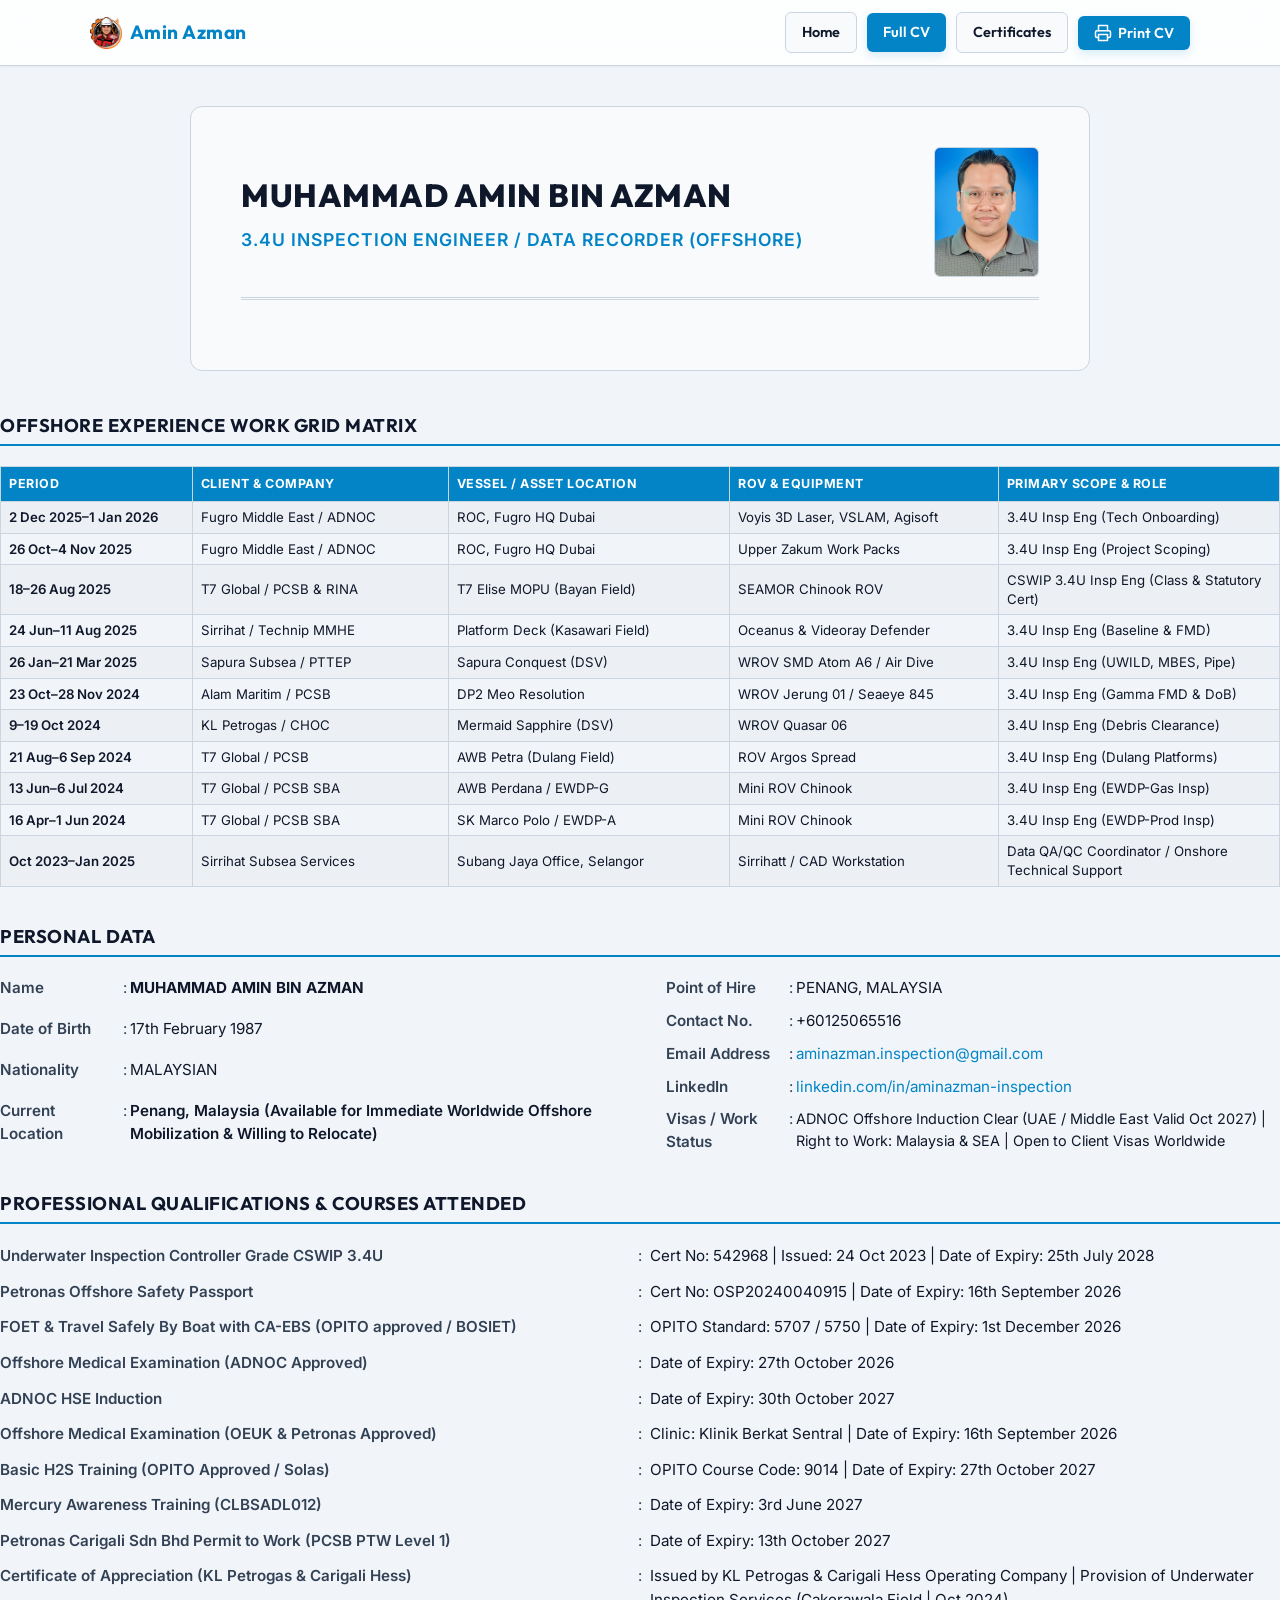
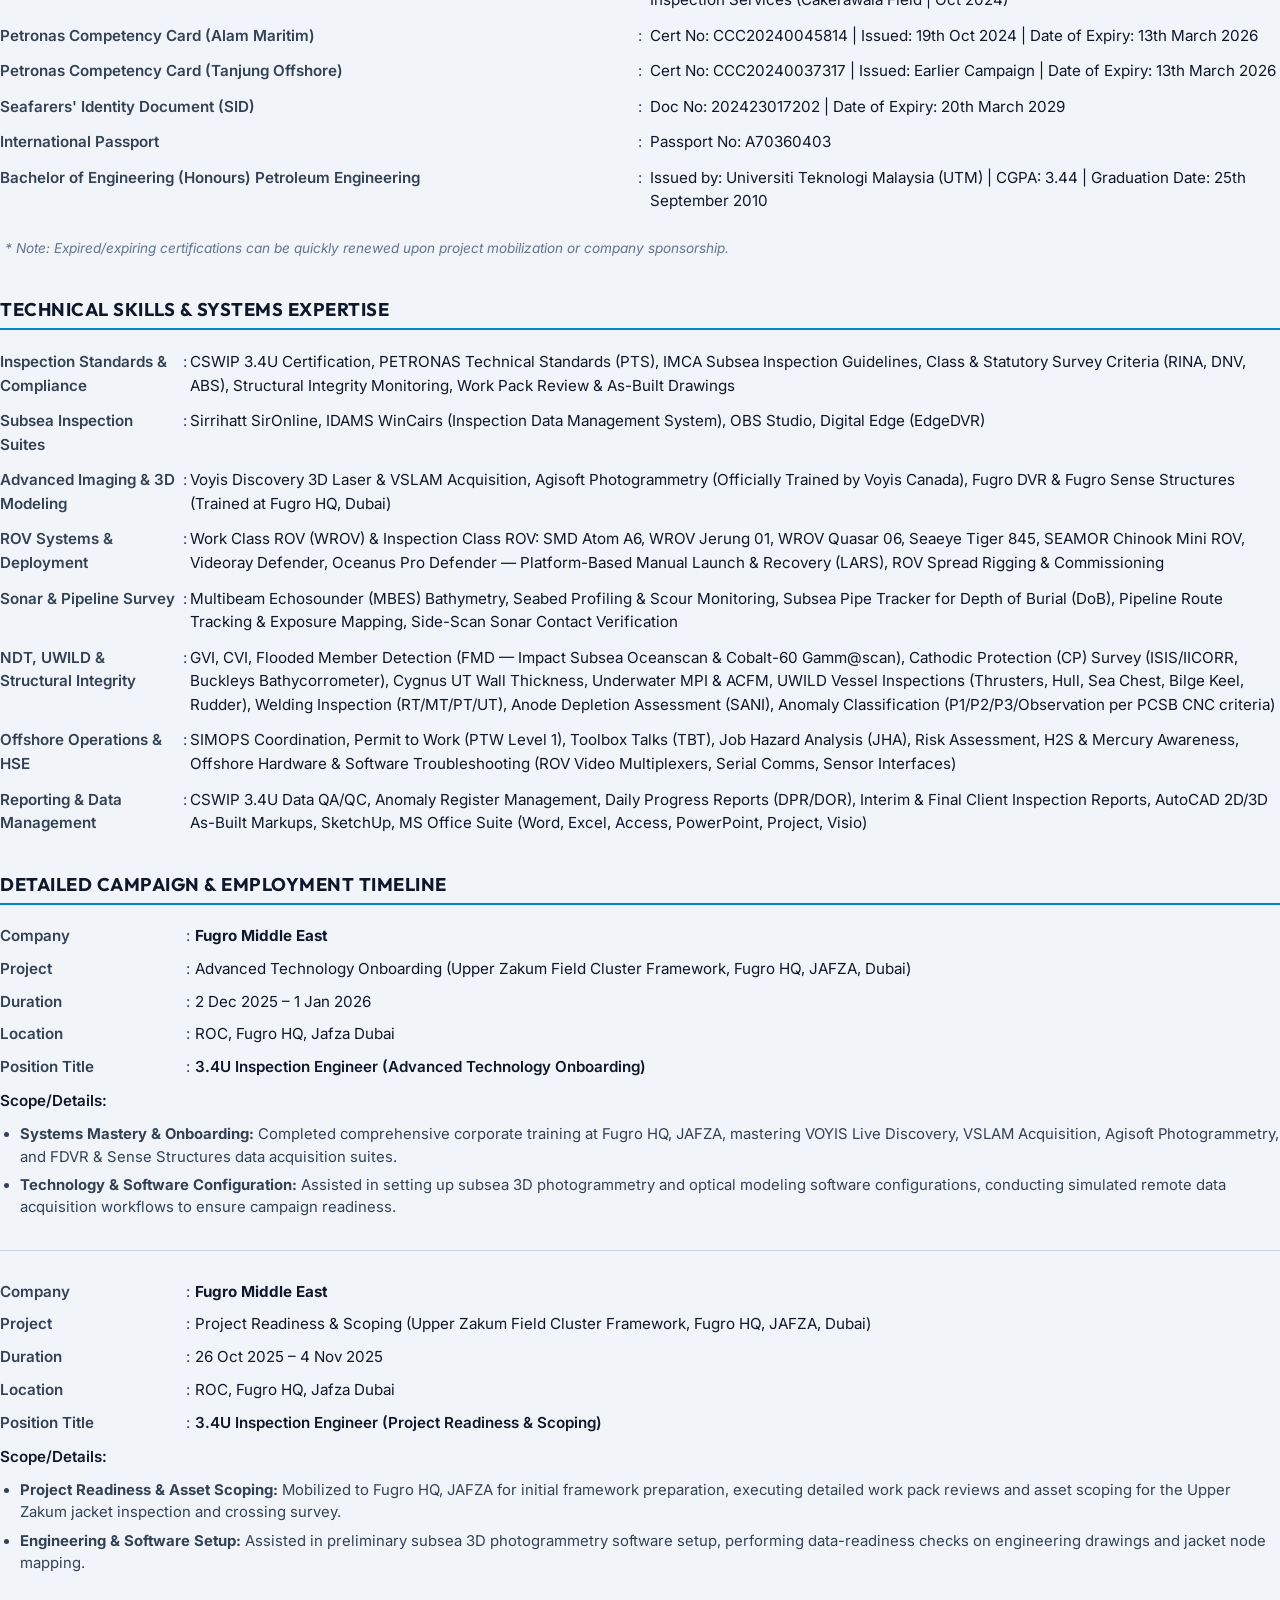
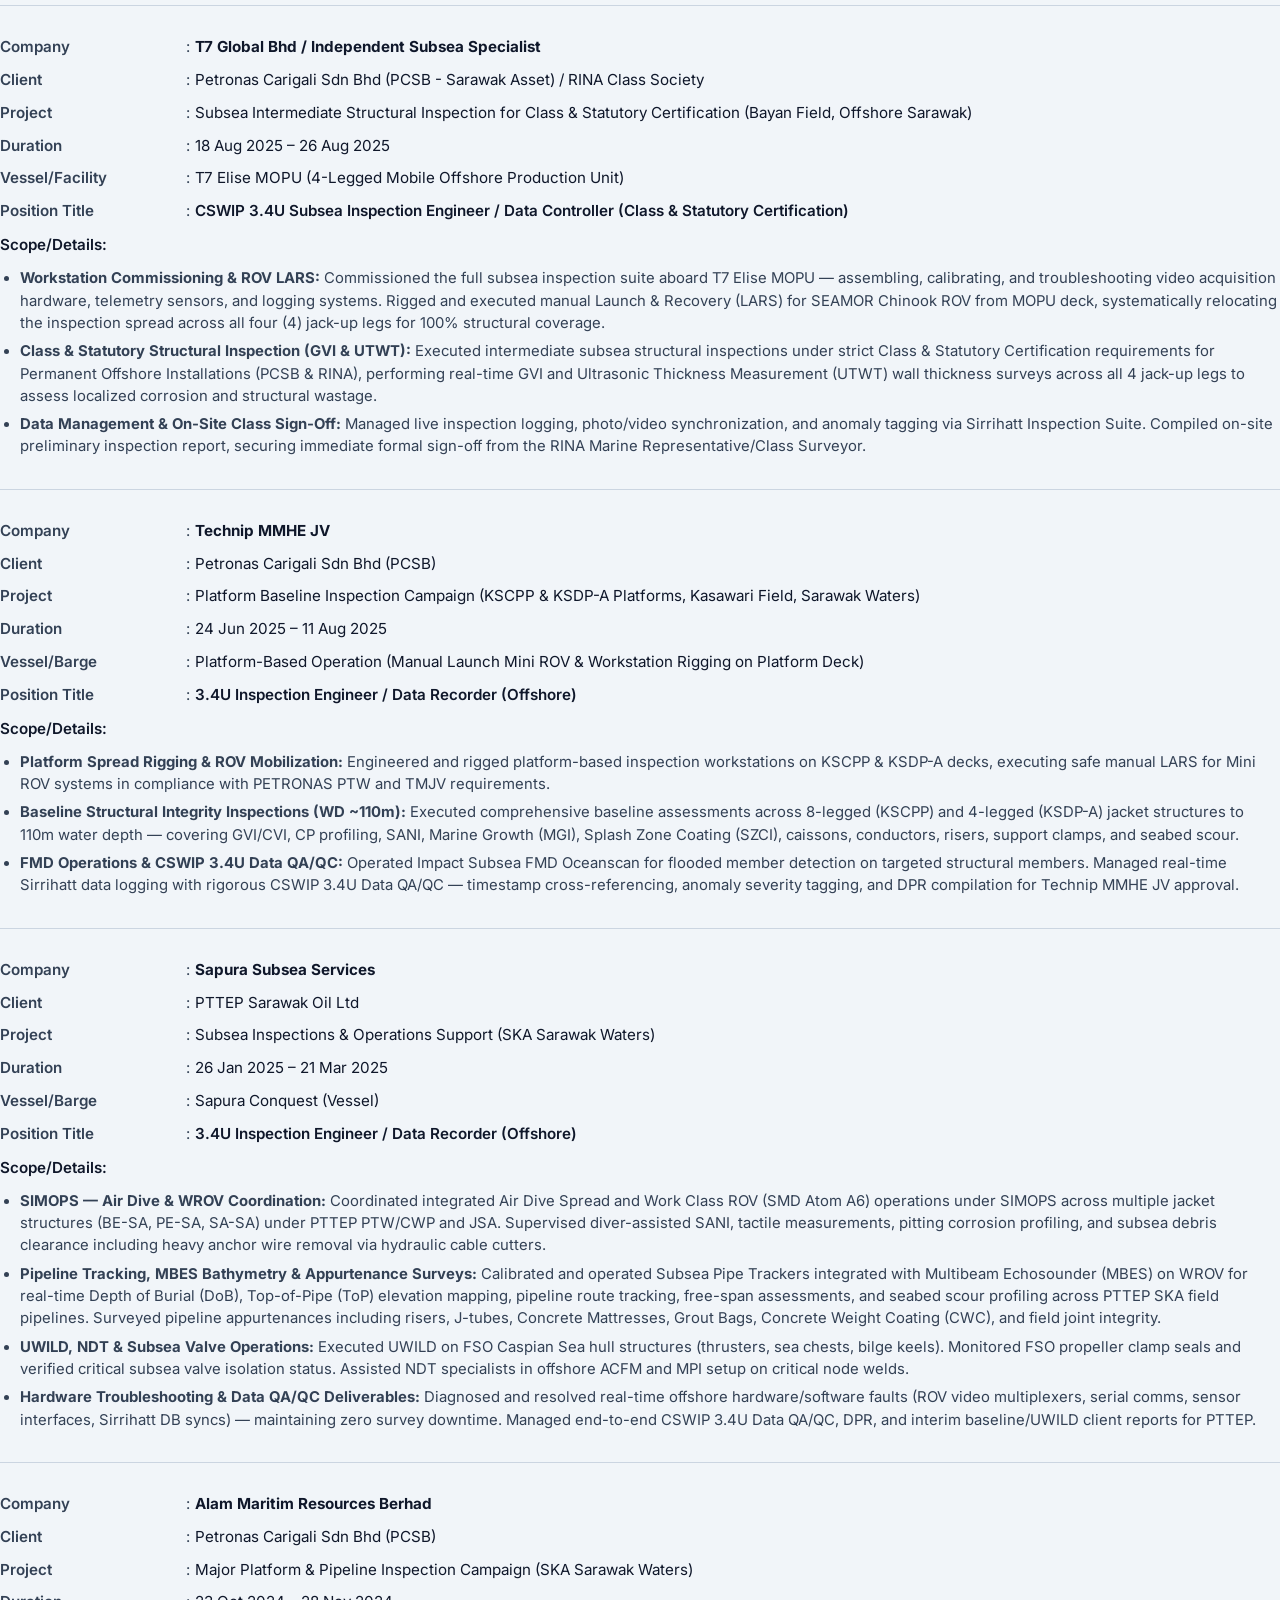
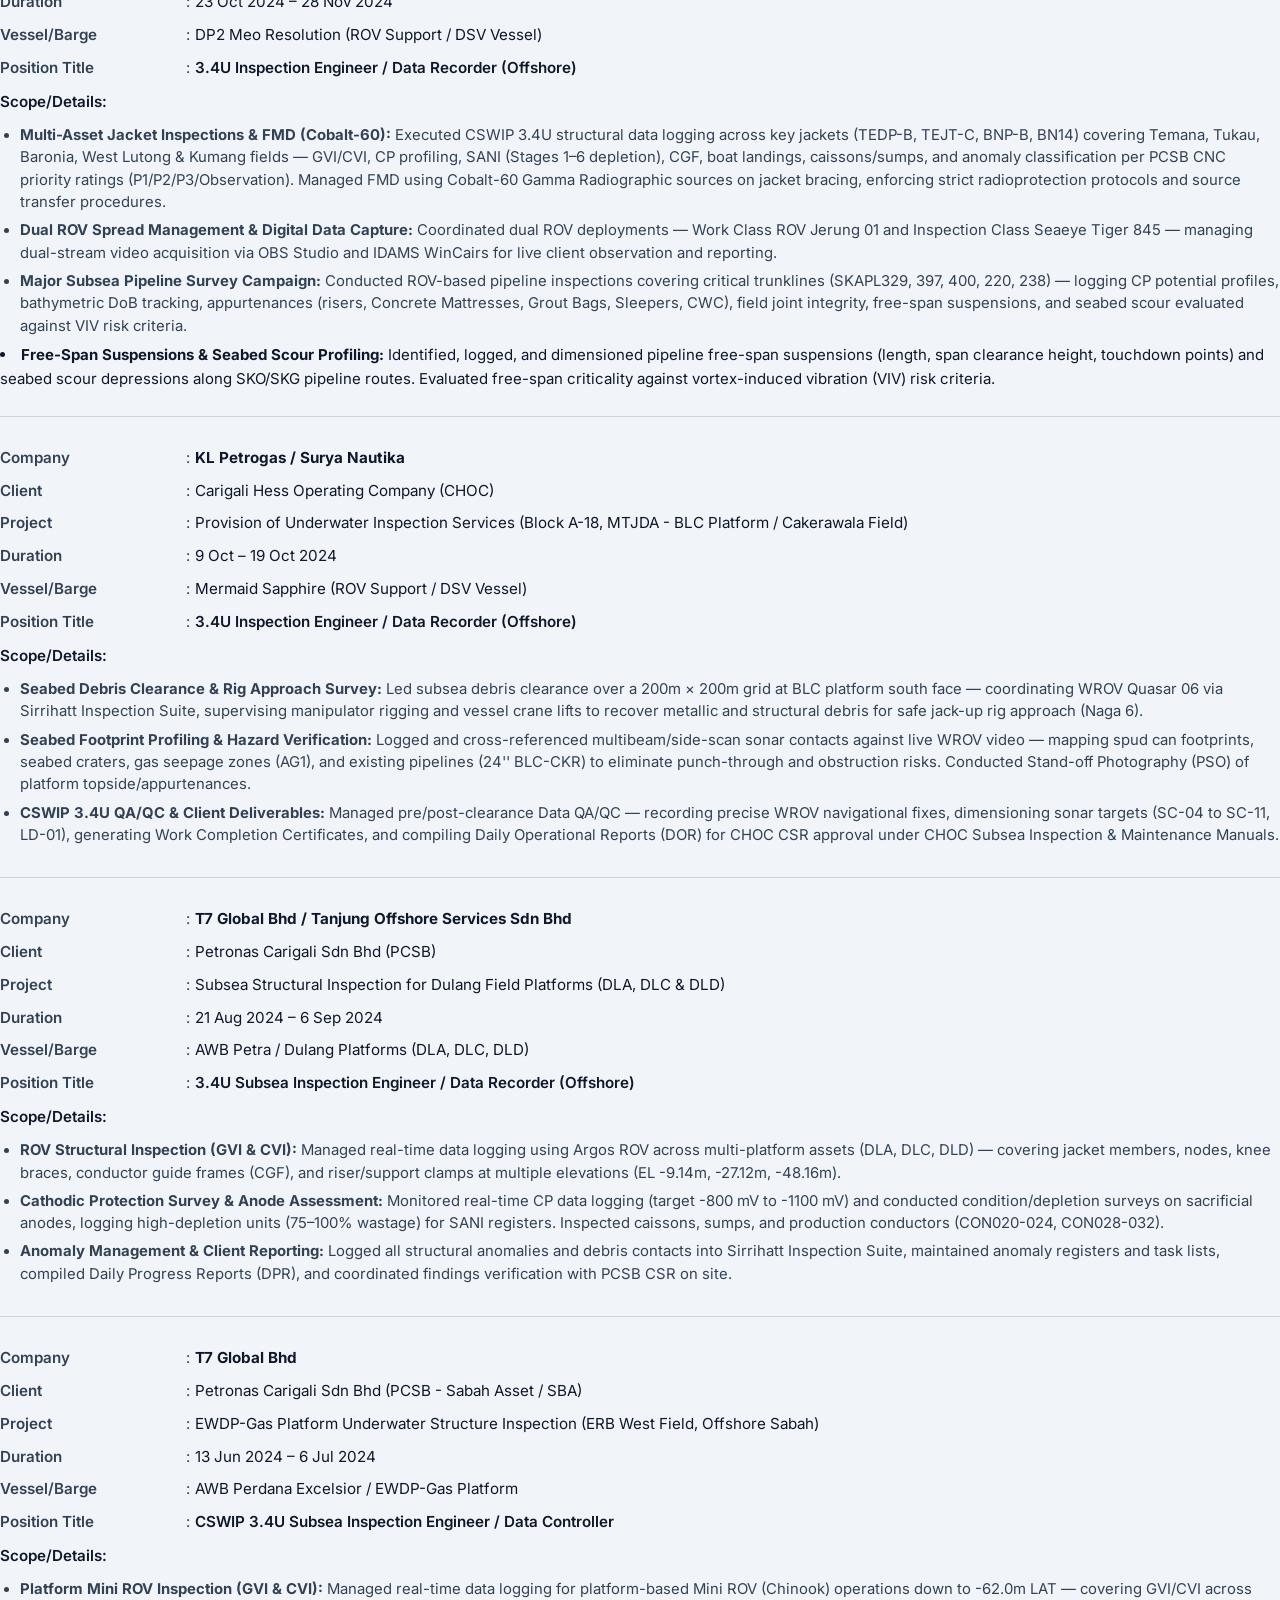
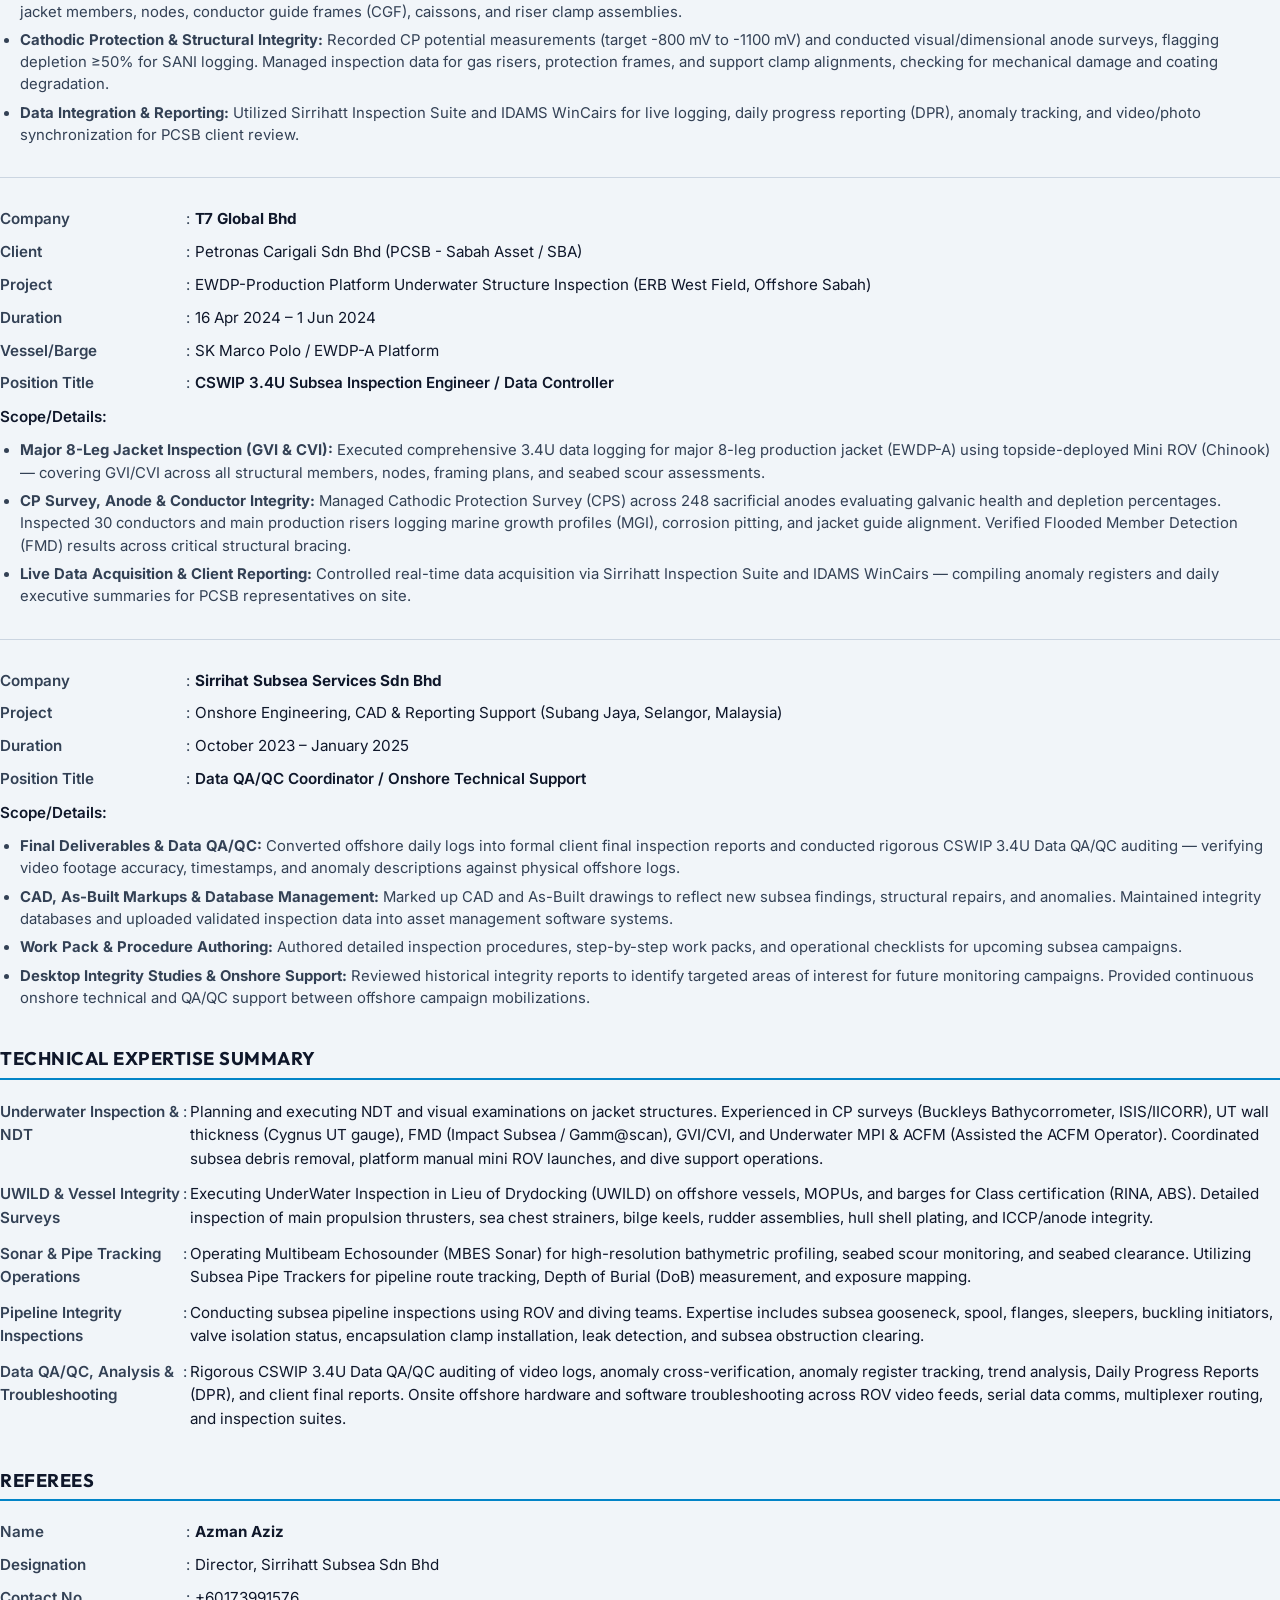
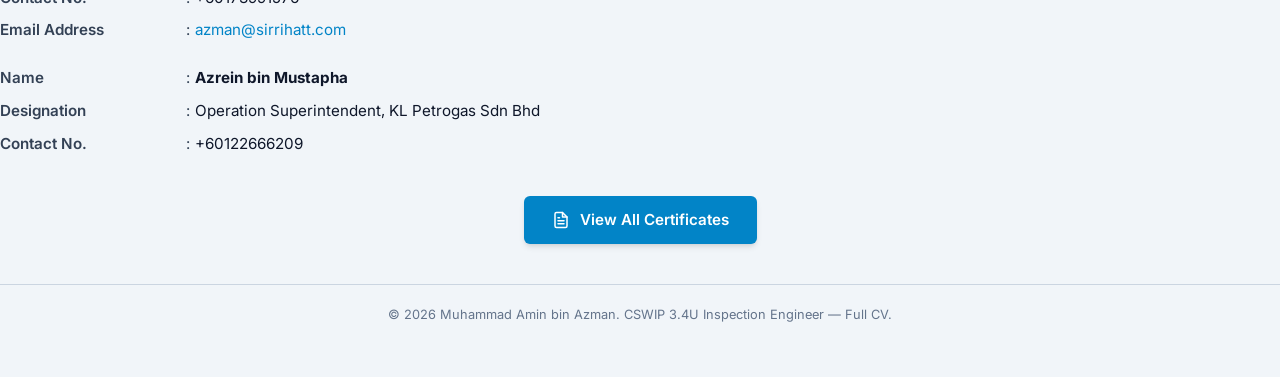
<file: classic_cv.html>
<!DOCTYPE html>



<html lang="en">



<head>



    <link rel="icon" type="image/png" href="favicon.png?v=1.7">



    <meta charset="UTF-8">



    <meta name="viewport" content="width=device-width, initial-scale=1.0">



    <title>Muhammad Amin Azman | Full CV | 3.4U Inspection Engineer</title>



    <!-- Google Fonts -->



    <link rel="preconnect" href="https://fonts.googleapis.com">



    <link rel="preconnect" href="https://fonts.gstatic.com" crossorigin>



    <link href="https://fonts.googleapis.com/css2?family=Inter:wght@300;400;500;600;700&family=Outfit:wght@400;500;600;700;800&display=swap" rel="stylesheet">



    <!-- Link to Stylesheet -->



    <link rel="stylesheet" href="style.css?v=8.1">



    <style>



        /* Classic CV Custom Styling */



        .classic-container {



            max-width: 900px;



            margin: 40px auto;



            background: var(--bg-card);



            border: 1px solid var(--border-color);



            border-radius: 12px;



            padding: 40px 50px;



            box-shadow: var(--shadow-sm);



        }



        .classic-header {



            display: flex;



            justify-content: space-between;



            align-items: center;



            margin-bottom: 30px;



            border-bottom: 3px double var(--border-color);



            padding-bottom: 20px;



            gap: 20px;



        }



        .classic-header-text {



            text-align: left;



            flex: 1;



        }



        .classic-header-photo {



            width: 105px;



            height: 130px;



            border: 1px solid var(--border-color);



            border-radius: 6px;



            object-fit: cover;



            box-shadow: var(--shadow-sm);



        }



        @media (max-width: 600px) {



            .classic-header {



                flex-direction: column-reverse;



                text-align: center;



                gap: 15px;



            }



            .classic-header-text {



                text-align: center;



            }



            .classic-header-photo {



                width: 95px;



                height: 120px;



            }



        }



        .classic-name {



            font-family: var(--font-header);



            font-size: 2rem;



            font-weight: 800;



            text-transform: uppercase;



            color: var(--text-primary);



            letter-spacing: 0.5px;



            margin-bottom: 5px;



        }



        .classic-title-sub {



            font-family: var(--font-body);



            font-size: 1.1rem;



            color: var(--accent);



            font-weight: 600;



            text-transform: uppercase;



            letter-spacing: 1px;



        }



        .classic-section-title {



            font-family: var(--font-header);



            font-size: 1.15rem;



            font-weight: 700;



            text-transform: uppercase;



            color: var(--text-primary);



            border-bottom: 2px solid var(--accent);



            padding-bottom: 4px;



            margin-top: 35px;



            margin-bottom: 20px;



            letter-spacing: 0.5px;



            display: flex;



            align-items: center;



            gap: 8px;



        }



        /* Personal Data Grid */



        .personal-data-grid {



            display: grid;



            grid-template-columns: 180px 15px 1fr;



            row-gap: 10px;



            margin-bottom: 25px;



            font-size: 0.95rem;



            line-height: 1.5;



        }



        .classic-label {



            font-weight: 600;



            color: var(--text-secondary);



        }



        .classic-sep {



            color: var(--text-secondary);



            text-align: center;



        }



        .classic-value {



            color: var(--text-primary);



        }



        /* Lists */



        .classic-list {



            list-style: none;



            padding: 0;



            margin: 0 0 25px 0;



        }



        .classic-list-item {



            margin-bottom: 12px;



            font-size: 0.95rem;



            line-height: 1.5;



        }



        .classic-list-item strong {



            color: var(--text-primary);



            display: block;



            font-size: 0.98rem;



        }



        .classic-list-item span.meta-line {



            display: block;



            color: var(--text-secondary);



            font-size: 0.88rem;



            margin-top: 2px;



        }



        .classic-skills-grid {



            display: flex;



            flex-direction: column;



            gap: 15px;



            margin-bottom: 25px;



        }



        .classic-skill-row {



            font-size: 0.95rem;



            line-height: 1.5;



        }



        .classic-skill-row strong {



            color: var(--text-primary);



            font-weight: 600;



            display: inline-block;



            width: 200px;



        }



        /* Working & Campaign Layout */



        .classic-job-block {



            margin-bottom: 30px;



            border-bottom: 1.5px solid var(--border-color);



            padding-bottom: 25px;



        }



        .classic-job-block:last-child {



            border-bottom: none;



            padding-bottom: 0;



        }



        .classic-company-header {



            font-family: var(--font-header);



            font-size: 1.05rem;



            font-weight: 700;



            text-transform: uppercase;



            color: var(--text-primary);



            margin-bottom: 10px;



            letter-spacing: 0.3px;



        }



        .classic-details-list {



            margin-top: 10px;



            padding-left: 20px;



        }



        .classic-details-list li {



            margin-bottom: 6px;



            font-size: 0.93rem;



            line-height: 1.5;



            color: var(--text-secondary);



        }



        /* Action Buttons for certs */



        .classic-inline-actions {



            display: inline-flex;



            gap: 8px;



            margin-left: 10px;



            vertical-align: middle;



        }



        .skills-data-grid {



            display: grid;



            grid-template-columns: 180px 10px 1fr;



            row-gap: 12px;



            margin-bottom: 25px;



            font-size: 0.95rem;



            line-height: 1.55;



        }



        @media (max-width: 768px) {



            .skills-data-grid {



                grid-template-columns: 1fr;



                row-gap: 4px;



            }



            .skills-data-grid .classic-sep {



                display: none;



            }



            .skills-data-grid .classic-label {



                font-weight: 700;



                margin-top: 10px;



            }



            .skills-data-grid .classic-label:first-child {



                margin-top: 0;



            }



        }



        .quals-data-grid {



            display: grid;



            grid-template-columns: 1fr 20px 1fr;



            row-gap: 12px;



            margin-bottom: 25px;



            font-size: 0.95rem;



            line-height: 1.55;



        }



        @media (max-width: 768px) {



            .quals-data-grid {



                grid-template-columns: 1fr;



                row-gap: 4px;



            }



            .quals-data-grid .classic-sep {



                display: none;



            }



            .quals-data-grid .classic-label {



                font-weight: 700;



                margin-top: 10px;



            }



            .quals-data-grid .classic-label:first-child {



                margin-top: 0;



            }



        }



        .page-break {



            display: none;



        }



        .print-page-header, .print-page-border {



            display: none;



        }



        /* Print styles optimization */



        @media print {



            .page-break {



                display: block !important;



                page-break-before: always !important;



                break-before: page !important;



                height: 0 !important;



                margin: 0 !important;



                padding: 0 !important;



                border: none !important;



            }



            @page {



                margin: 25mm 15mm 15mm 15mm;



            }



            .print-page-header {



                display: flex !important;



                position: fixed;



                top: -14mm;



                left: 0;



                right: 0;



                justify-content: space-between;



                font-size: 9pt;



                font-family: Arial, sans-serif;



                color: #000000;



                border-bottom: 1px solid #000000;



                padding-bottom: 4px;



                z-index: 10000;



            }



            .print-page-header::before {



                content: "Muhammad Amin bin Azman";



                font-weight: bold;



            }



            .print-page-header::after {



                content: counter(page);



            }



            .print-page-border {



                display: block !important;



                position: fixed;



                top: -15mm;



                bottom: -5mm;



                left: -5mm;



                right: -5mm;



                border: 1px solid #000000;



                pointer-events: none;



                z-index: 9999;



            }



            .classic-container {



                margin-top: 0 !important;



                border: none !important;



                box-shadow: none !important;



                padding: 0 !important;



                max-width: 100% !important;



            }



            body {



                background: #ffffff !important;



                color: #000000 !important;



            }



            .classic-container {



                border: none !important;



                box-shadow: none !important;



                padding: 0 !important;



                margin: 0 !important;



                max-width: 100% !important;



            }



            .classic-section-title {



                border-bottom: 2px solid #000000 !important;



                color: #000000 !important;



                page-break-after: avoid;



            }



            .classic-job-block {



                page-break-inside: avoid;



            }



            .classic-inline-actions, .badge-green, .badge {



                display: none !important;



            }



            .classic-value a {



                text-decoration: none !important;



                color: #000000 !important;



            }



            a {



                text-decoration: none !important;



                color: #000000 !important;



            }



        }



    </style>



</head>



<body>



    <!-- Print-only repeating elements -->



    <div class="print-page-header"></div>



    <div class="print-page-border"></div>



    <!-- Top Action Bar (hidden in print) -->



    <header class="no-print action-bar">



        <div class="container bar-content">



            <div class="logo-container" style="display: flex; align-items: center; gap: 8px;">



                <img src="logo.png" alt="Amin Azman Logo" style="height: 32px; width: auto; display: block;">



                <span class="logo-text" style="font-family: var(--font-header); font-weight: 700; font-size: 1.2rem; color: var(--accent); letter-spacing: 0.5px;">Amin Azman</span>



            </div>



            <div class="actions">
                <a href="index.html" class="btn-print" style="background: var(--bg-card); color: var(--text-primary); border: 1px solid var(--border-color); text-decoration: none; display: inline-flex; align-items: center; justify-content: center; box-shadow: none;">Home</a>
                <a href="full_cv.html" class="btn-print" style="background: var(--accent); color: #ffffff; border: none; text-decoration: none; display: inline-flex; align-items: center; justify-content: center;">Full CV</a>
                <a href="certificates.html" class="btn-print" style="background: var(--bg-card); color: var(--text-primary); border: 1px solid var(--border-color); text-decoration: none; display: inline-flex; align-items: center; justify-content: center; box-shadow: none;">Certificates</a>
                <button onclick="window.print()" class="btn-print" style="background: var(--accent); color: #ffffff; border: none; text-decoration: none; display: inline-flex; align-items: center; justify-content: center; box-shadow: 0 4px 10px rgba(2, 132, 199, 0.15); gap: 6px; cursor: pointer;">
                    <svg width="18" height="18" viewBox="0 0 24 24" fill="none" stroke="currentColor" stroke-width="2" stroke-linecap="round" stroke-linejoin="round" style="display: block;"><polyline points="6 9 6 2 18 2 18 9"></polyline><path d="M6 18H4a2 2 0 0 1-2-2v-5a2 2 0 0 1 2-2h16a2 2 0 0 1 2 2v5a2 2 0 0 1-2 2h-2"></path><rect x="6" y="14" width="12" height="8"></rect></svg>
                    Print CV
                </button>
            </div>



        </div>



    </header>



    <div class="classic-container">



        <!-- HEADER -->



        <header class="classic-header">



            <div class="classic-header-text">



                <h1 class="classic-name">Muhammad Amin bin Azman</h1>



                <p class="classic-title-sub">3.4U Inspection Engineer / Data Recorder (Offshore)</p>



            </div>



            <img src="8. Passport Photo - Amin Azman.png" alt="Muhammad Amin bin Azman" class="classic-header-photo">



        </header>



        <!-- PROFESSIONAL SUMMARY -->



        



        <section>




            </div>



        </section>







        <div class="page-break"></div>



        



        <section>



            <h2 class="classic-section-title">Offshore Experience Work Grid Matrix</h2>



            <div style="overflow-x: auto; margin-bottom: 25px;">



                <table style="width: 100%; border-collapse: collapse; font-size: 0.83rem; text-align: left; line-height: 1.4;">



                    <thead>



                        <tr style="background: #0284c7; color: #ffffff; text-transform: uppercase; font-size: 0.78rem; letter-spacing: 0.5px;">



                            <th style="padding: 8px 8px; border: 1px solid var(--border-color); width: 15%;">Period</th>



                            <th style="padding: 8px 8px; border: 1px solid var(--border-color); width: 20%;">Client & Company</th>



                            <th style="padding: 8px 8px; border: 1px solid var(--border-color); width: 22%;">Vessel / Asset Location</th>



                            <th style="padding: 8px 8px; border: 1px solid var(--border-color); width: 21%;">ROV & Equipment</th>



                            <th style="padding: 8px 8px; border: 1px solid var(--border-color); width: 22%;">Primary Scope & Role</th>



                        </tr>



                    </thead>



                    <tbody>



                        <tr style="background: rgba(0,0,0,0.02);">



                            <td style="padding: 6px 8px; border: 1px solid var(--border-color); font-weight: 600;">2 Dec 2025–1 Jan 2026</td>



                            <td style="padding: 6px 8px; border: 1px solid var(--border-color);">Fugro Middle East / ADNOC</td>



                            <td style="padding: 6px 8px; border: 1px solid var(--border-color);">ROC, Fugro HQ Dubai</td>



                            <td style="padding: 6px 8px; border: 1px solid var(--border-color);">Voyis 3D Laser, VSLAM, Agisoft</td>



                            <td style="padding: 6px 8px; border: 1px solid var(--border-color);">3.4U Insp Eng (Tech Onboarding)</td>



                        </tr>



                        <tr>



                            <td style="padding: 6px 8px; border: 1px solid var(--border-color); font-weight: 600;">26 Oct–4 Nov 2025</td>



                            <td style="padding: 6px 8px; border: 1px solid var(--border-color);">Fugro Middle East / ADNOC</td>



                            <td style="padding: 6px 8px; border: 1px solid var(--border-color);">ROC, Fugro HQ Dubai</td>



                            <td style="padding: 6px 8px; border: 1px solid var(--border-color);">Upper Zakum Work Packs</td>



                            <td style="padding: 6px 8px; border: 1px solid var(--border-color);">3.4U Insp Eng (Project Scoping)</td>



                        </tr>



                        <tr style="background: rgba(0,0,0,0.02);">



                            <td style="padding: 6px 8px; border: 1px solid var(--border-color); font-weight: 600;">18–26 Aug 2025</td>



                            <td style="padding: 6px 8px; border: 1px solid var(--border-color);">T7 Global / PCSB & RINA</td>



                            <td style="padding: 6px 8px; border: 1px solid var(--border-color);">T7 Elise MOPU (Bayan Field)</td>



                            <td style="padding: 6px 8px; border: 1px solid var(--border-color);">SEAMOR Chinook ROV</td>



                            <td style="padding: 6px 8px; border: 1px solid var(--border-color);">CSWIP 3.4U Insp Eng (Class & Statutory Cert)</td>



                        </tr>



                        <tr>



                            <td style="padding: 6px 8px; border: 1px solid var(--border-color); font-weight: 600;">24 Jun–11 Aug 2025</td>



                            <td style="padding: 6px 8px; border: 1px solid var(--border-color);">Sirrihat / Technip MMHE</td>



                            <td style="padding: 6px 8px; border: 1px solid var(--border-color);">Platform Deck (Kasawari Field)</td>



                            <td style="padding: 6px 8px; border: 1px solid var(--border-color);">Oceanus & Videoray Defender</td>



                            <td style="padding: 6px 8px; border: 1px solid var(--border-color);">3.4U Insp Eng (Baseline & FMD)</td>



                        </tr>



                        <tr style="background: rgba(0,0,0,0.02);">



                            <td style="padding: 6px 8px; border: 1px solid var(--border-color); font-weight: 600;">26 Jan–21 Mar 2025</td>



                            <td style="padding: 6px 8px; border: 1px solid var(--border-color);">Sapura Subsea / PTTEP</td>



                            <td style="padding: 6px 8px; border: 1px solid var(--border-color);">Sapura Conquest (DSV)</td>



                            <td style="padding: 6px 8px; border: 1px solid var(--border-color);">WROV SMD Atom A6 / Air Dive</td>



                            <td style="padding: 6px 8px; border: 1px solid var(--border-color);">3.4U Insp Eng (UWILD, MBES, Pipe)</td>



                        </tr>



                        <tr>



                            <td style="padding: 6px 8px; border: 1px solid var(--border-color); font-weight: 600;">23 Oct–28 Nov 2024</td>



                            <td style="padding: 6px 8px; border: 1px solid var(--border-color);">Alam Maritim / PCSB</td>



                            <td style="padding: 6px 8px; border: 1px solid var(--border-color);">DP2 Meo Resolution</td>



                            <td style="padding: 6px 8px; border: 1px solid var(--border-color);">WROV Jerung 01 / Seaeye 845</td>



                            <td style="padding: 6px 8px; border: 1px solid var(--border-color);">3.4U Insp Eng (Gamma FMD & DoB)</td>



                        </tr>



                        <tr style="background: rgba(0,0,0,0.02);">



                            <td style="padding: 6px 8px; border: 1px solid var(--border-color); font-weight: 600;">9–19 Oct 2024</td>



                            <td style="padding: 6px 8px; border: 1px solid var(--border-color);">KL Petrogas / CHOC</td>



                            <td style="padding: 6px 8px; border: 1px solid var(--border-color);">Mermaid Sapphire (DSV)</td>



                            <td style="padding: 6px 8px; border: 1px solid var(--border-color);">WROV Quasar 06</td>



                            <td style="padding: 6px 8px; border: 1px solid var(--border-color);">3.4U Insp Eng (Debris Clearance)</td>



                        </tr>



                        <tr>



                            <td style="padding: 6px 8px; border: 1px solid var(--border-color); font-weight: 600;">21 Aug–6 Sep 2024</td>



                            <td style="padding: 6px 8px; border: 1px solid var(--border-color);">T7 Global / PCSB</td>



                            <td style="padding: 6px 8px; border: 1px solid var(--border-color);">AWB Petra (Dulang Field)</td>



                            <td style="padding: 6px 8px; border: 1px solid var(--border-color);">ROV Argos Spread</td>



                            <td style="padding: 6px 8px; border: 1px solid var(--border-color);">3.4U Insp Eng (Dulang Platforms)</td>



                        </tr>



                        <tr style="background: rgba(0,0,0,0.02);">



                            <td style="padding: 6px 8px; border: 1px solid var(--border-color); font-weight: 600;">13 Jun–6 Jul 2024</td>



                            <td style="padding: 6px 8px; border: 1px solid var(--border-color);">T7 Global / PCSB SBA</td>



                            <td style="padding: 6px 8px; border: 1px solid var(--border-color);">AWB Perdana / EWDP-G</td>



                            <td style="padding: 6px 8px; border: 1px solid var(--border-color);">Mini ROV Chinook</td>



                            <td style="padding: 6px 8px; border: 1px solid var(--border-color);">3.4U Insp Eng (EWDP-Gas Insp)</td>



                        </tr>



                        <tr>



                            <td style="padding: 6px 8px; border: 1px solid var(--border-color); font-weight: 600;">16 Apr–1 Jun 2024</td>



                            <td style="padding: 6px 8px; border: 1px solid var(--border-color);">T7 Global / PCSB SBA</td>



                            <td style="padding: 6px 8px; border: 1px solid var(--border-color);">SK Marco Polo / EWDP-A</td>



                            <td style="padding: 6px 8px; border: 1px solid var(--border-color);">Mini ROV Chinook</td>



                            <td style="padding: 6px 8px; border: 1px solid var(--border-color);">3.4U Insp Eng (EWDP-Prod Insp)</td>



                        </tr>



                        <tr style="background: rgba(0,0,0,0.02);">



                            <td style="padding: 6px 8px; border: 1px solid var(--border-color); font-weight: 600;">Oct 2023–Jan 2025</td>



                            <td style="padding: 6px 8px; border: 1px solid var(--border-color);">Sirrihat Subsea Services</td>



                            <td style="padding: 6px 8px; border: 1px solid var(--border-color);">Subang Jaya Office, Selangor</td>



                            <td style="padding: 6px 8px; border: 1px solid var(--border-color);">Sirrihatt / CAD Workstation</td>



                            <td style="padding: 6px 8px; border: 1px solid var(--border-color);">Data QA/QC Coordinator / Onshore Technical Support</td>



                        </tr>



                    </tbody>



                </table>



            </div>



        </section>







        <!-- PERSONAL DATA -->



        



        <section>



            <h2 class="classic-section-title">Personal Data</h2>



            <div style="display: flex; gap: 4%; justify-content: space-between; flex-wrap: wrap;">



                <div class="personal-data-grid" style="width: 48%; min-width: 320px; margin-bottom: 0; grid-template-columns: 120px 10px 1fr;">



                    <div class="classic-label">Name</div>



                    <div class="classic-sep">:</div>



                    <div class="classic-value" style="text-transform: uppercase; font-weight: 700;">Muhammad Amin bin Azman</div>



                    <div class="classic-label">Date of Birth</div>



                    <div class="classic-sep">:</div>



                    <div class="classic-value">17th February 1987</div>



                    <div class="classic-label">Nationality</div>



                    <div class="classic-sep">:</div>



                    <div class="classic-value">MALAYSIAN</div>



                    <div class="classic-label">Current Location</div>



                    <div class="classic-sep">:</div>



                    <div class="classic-value" style="font-weight: 600;">Penang, Malaysia (Available for Immediate Worldwide Offshore Mobilization & Willing to Relocate)</div>



                </div>



                <div class="personal-data-grid" style="width: 48%; min-width: 340px; margin-bottom: 0; grid-template-columns: 120px 10px 1fr;">



                    <div class="classic-label">Point of Hire</div>



                    <div class="classic-sep">:</div>



                    <div class="classic-value">PENANG, MALAYSIA</div>



                    <div class="classic-label">Contact No.</div>



                    <div class="classic-sep">:</div>



                    <div class="classic-value">+60125065516</div>



                    <div class="classic-label">Email Address</div>



                    <div class="classic-sep">:</div>



                    <div class="classic-value"><a href="mailto:aminazman.inspection@gmail.com">aminazman.inspection@gmail.com</a></div>



                    <div class="classic-label">LinkedIn</div>



                    <div class="classic-sep">:</div>



                    <div class="classic-value"><a href="https://www.linkedin.com/in/aminazman-inspection" target="_blank">linkedin.com/in/aminazman-inspection</a></div>



                    <div class="classic-label">Visas / Work Status</div>



                    <div class="classic-sep">:</div>



                    <div class="classic-value" style="font-size: 0.9rem;">ADNOC Offshore Induction Clear (UAE / Middle East Valid Oct 2027) | Right to Work: Malaysia & SEA | Open to Client Visas Worldwide</div>



                </div>



            </div>



        </section>







        <!-- PROFESSIONAL QUALIFICATIONS & COURSES ATTENDED -->



        



        <section>



            <h2 class="classic-section-title">Professional Qualifications & Courses Attended</h2>



            <div class="quals-data-grid">



                <div class="classic-label">Underwater Inspection Controller Grade CSWIP 3.4U</div>



                <div class="classic-sep">:</div>



                <div class="classic-value">Cert No: 542968 | Issued: 24 Oct 2023 | Date of Expiry: 25th July 2028</div>



                <div class="classic-label">Petronas Offshore Safety Passport</div>



                <div class="classic-sep">:</div>



                <div class="classic-value">Cert No: OSP20240040915 | Date of Expiry: 16th September 2026</div>



                <div class="classic-label">FOET & Travel Safely By Boat with CA-EBS (OPITO approved / BOSIET)</div>



                <div class="classic-sep">:</div>



                <div class="classic-value">OPITO Standard: 5707 / 5750 | Date of Expiry: 1st December 2026</div>



                <div class="classic-label">Offshore Medical Examination (ADNOC Approved)</div>



                <div class="classic-sep">:</div>



                <div class="classic-value">Date of Expiry: 27th October 2026</div>



                <div class="classic-label">ADNOC HSE Induction</div>



                <div class="classic-sep">:</div>



                <div class="classic-value">Date of Expiry: 30th October 2027</div>



                <div class="classic-label">Offshore Medical Examination (OEUK & Petronas Approved)</div>



                <div class="classic-sep">:</div>



                <div class="classic-value">Clinic: Klinik Berkat Sentral | Date of Expiry: 16th September 2026</div>



                <div class="classic-label">Basic H2S Training (OPITO Approved / Solas)</div>



                <div class="classic-sep">:</div>



                <div class="classic-value">OPITO Course Code: 9014 | Date of Expiry: 27th October 2027</div>



                <div class="classic-label">Mercury Awareness Training (CLBSADL012)</div>



                <div class="classic-sep">:</div>



                <div class="classic-value">Date of Expiry: 3rd June 2027</div>



                <div class="classic-label">Petronas Carigali Sdn Bhd Permit to Work (PCSB PTW Level 1)</div>



                <div class="classic-sep">:</div>



                <div class="classic-value">Date of Expiry: 13th October 2027</div>



                <div class="classic-label">Certificate of Appreciation (KL Petrogas & Carigali Hess)</div>



                <div class="classic-sep">:</div>



                <div class="classic-value">Issued by KL Petrogas & Carigali Hess Operating Company | Provision of Underwater Inspection Services (Cakerawala Field | Oct 2024)</div>



                <div class="classic-label">Petronas Competency Card (Alam Maritim)</div>



                <div class="classic-sep">:</div>



                <div class="classic-value">Cert No: CCC20240045814 | Issued: 19th Oct 2024 | Date of Expiry: 13th March 2026</div>



                <div class="classic-label">Petronas Competency Card (Tanjung Offshore)</div>



                <div class="classic-sep">:</div>



                <div class="classic-value">Cert No: CCC20240037317 | Issued: Earlier Campaign | Date of Expiry: 13th March 2026</div>



                <div class="classic-label">Seafarers' Identity Document (SID)</div>



                <div class="classic-sep">:</div>



                <div class="classic-value">Doc No: 202423017202 | Date of Expiry: 20th March 2029</div>



                <div class="classic-label">International Passport</div>



                <div class="classic-sep">:</div>



                <div class="classic-value">Passport No: A70360403</div>



                <div class="classic-label">Bachelor of Engineering (Honours) Petroleum Engineering</div>



                <div class="classic-sep">:</div>



                <div class="classic-value">Issued by: Universiti Teknologi Malaysia (UTM) | CGPA: 3.44 | Graduation Date: 25th September 2010</div>



            </div>



            <div style="font-size: 0.85rem; font-style: italic; color: #64748b; margin-top: 12px; padding-left: 5px;">



                * Note: Expired/expiring certifications can be quickly renewed upon project mobilization or company sponsorship.



            </div>



        </section>







        <!-- TECHNICAL SKILLS -->



        



        <section>



            <h2 class="classic-section-title">Technical Skills & Systems Expertise</h2>



            <div class="skills-data-grid">



                <div class="classic-label">Inspection Standards & Compliance</div>



                <div class="classic-sep">:</div>



                <div class="classic-value">CSWIP 3.4U Certification, PETRONAS Technical Standards (PTS), IMCA Subsea Inspection Guidelines, Class &amp; Statutory Survey Criteria (RINA, DNV, ABS), Structural Integrity Monitoring, Work Pack Review &amp; As-Built Drawings</div>



                <div class="classic-label">Subsea Inspection Suites</div>



                <div class="classic-sep">:</div>



                <div class="classic-value">Sirrihatt SirOnline, IDAMS WinCairs (Inspection Data Management System), OBS Studio, Digital Edge (EdgeDVR)</div>



                <div class="classic-label">Advanced Imaging & 3D Modeling</div>



                <div class="classic-sep">:</div>



                <div class="classic-value">Voyis Discovery 3D Laser & VSLAM Acquisition, Agisoft Photogrammetry (Officially Trained by Voyis Canada), Fugro DVR & Fugro Sense Structures (Trained at Fugro HQ, Dubai)</div>



                <div class="classic-label">ROV Systems & Deployment</div>



                <div class="classic-sep">:</div>



                <div class="classic-value">Work Class ROV (WROV) & Inspection Class ROV: SMD Atom A6, WROV Jerung 01, WROV Quasar 06, Seaeye Tiger 845, SEAMOR Chinook Mini ROV, Videoray Defender, Oceanus Pro Defender — Platform-Based Manual Launch & Recovery (LARS), ROV Spread Rigging & Commissioning</div>



                <div class="classic-label">Sonar & Pipeline Survey</div>



                <div class="classic-sep">:</div>



                <div class="classic-value">Multibeam Echosounder (MBES) Bathymetry, Seabed Profiling & Scour Monitoring, Subsea Pipe Tracker for Depth of Burial (DoB), Pipeline Route Tracking & Exposure Mapping, Side-Scan Sonar Contact Verification</div>



                <div class="classic-label">NDT, UWILD & Structural Integrity</div>



                <div class="classic-sep">:</div>



                <div class="classic-value">GVI, CVI, Flooded Member Detection (FMD — Impact Subsea Oceanscan & Cobalt-60 Gamm@scan), Cathodic Protection (CP) Survey (ISIS/IICORR, Buckleys Bathycorrometer), Cygnus UT Wall Thickness, Underwater MPI & ACFM, UWILD Vessel Inspections (Thrusters, Hull, Sea Chest, Bilge Keel, Rudder), Welding Inspection (RT/MT/PT/UT), Anode Depletion Assessment (SANI), Anomaly Classification (P1/P2/P3/Observation per PCSB CNC criteria)</div>



                <div class="classic-label">Offshore Operations & HSE</div>



                <div class="classic-sep">:</div>



                <div class="classic-value">SIMOPS Coordination, Permit to Work (PTW Level 1), Toolbox Talks (TBT), Job Hazard Analysis (JHA), Risk Assessment, H2S & Mercury Awareness, Offshore Hardware & Software Troubleshooting (ROV Video Multiplexers, Serial Comms, Sensor Interfaces)</div>



                <div class="classic-label">Reporting & Data Management</div>



                <div class="classic-sep">:</div>



                <div class="classic-value">CSWIP 3.4U Data QA/QC, Anomaly Register Management, Daily Progress Reports (DPR/DOR), Interim & Final Client Inspection Reports, AutoCAD 2D/3D As-Built Markups, SketchUp, MS Office Suite (Word, Excel, Access, PowerPoint, Project, Visio)</div>



            </div>



        </section>







        <!-- OFFSHORE EXPERIENCE WORK GRID MATRIX (Hannah Rodger / Elevate Offshore Guidelines) -->



        



        <section>



            <h2 class="classic-section-title">Detailed Campaign & Employment Timeline</h2>



            <!-- CAMPAIGN -->



            <div class="classic-job-block">



                <div class="personal-data-grid" style="margin-bottom: 10px;">



                    <div class="classic-label">Company</div>



                    <div class="classic-sep">:</div>



                    <div class="classic-value" style='font-weight: 700;'>Fugro Middle East</div>



                    <div class="classic-label">Project</div>



                    <div class="classic-sep">:</div>



                    <div class="classic-value">Advanced Technology Onboarding (Upper Zakum Field Cluster Framework, Fugro HQ, JAFZA, Dubai)</div>



                    <div class="classic-label">Duration</div>



                    <div class="classic-sep">:</div>



                    <div class="classic-value">2 Dec 2025 – 1 Jan 2026</div>



                    <div class="classic-label">Location</div>



                    <div class="classic-sep">:</div>



                    <div class="classic-value">ROC, Fugro HQ, Jafza Dubai</div>



                    <div class="classic-label">Position Title</div>



                    <div class="classic-sep">:</div>



                    <div class="classic-value" style='font-weight: 600;'>3.4U Inspection Engineer (Advanced Technology Onboarding)</div>



                </div>



                <div style="font-size: 0.95rem; font-weight: 600; color: var(--text-primary); margin-top: 10px;">Scope/Details:</div>



                <ul class="classic-details-list">



                    <li><strong>Systems Mastery & Onboarding:</strong> Completed comprehensive corporate training at Fugro HQ, JAFZA, mastering VOYIS Live Discovery, VSLAM Acquisition, Agisoft Photogrammetry, and FDVR & Sense Structures data acquisition suites.</li>



                    <li><strong>Technology & Software Configuration:</strong> Assisted in setting up subsea 3D photogrammetry and optical modeling software configurations, conducting simulated remote data acquisition workflows to ensure campaign readiness.</li>



                </ul>



            </div>



            <!-- CAMPAIGN -->



            <div class="classic-job-block">



                <div class="personal-data-grid" style="margin-bottom: 10px;">



                    <div class="classic-label">Company</div>



                    <div class="classic-sep">:</div>



                    <div class="classic-value" style='font-weight: 700;'>Fugro Middle East</div>



                    <div class="classic-label">Project</div>



                    <div class="classic-sep">:</div>



                    <div class="classic-value">Project Readiness & Scoping (Upper Zakum Field Cluster Framework, Fugro HQ, JAFZA, Dubai)</div>



                    <div class="classic-label">Duration</div>



                    <div class="classic-sep">:</div>



                    <div class="classic-value">26 Oct 2025 – 4 Nov 2025</div>



                    <div class="classic-label">Location</div>



                    <div class="classic-sep">:</div>



                    <div class="classic-value">ROC, Fugro HQ, Jafza Dubai</div>



                    <div class="classic-label">Position Title</div>



                    <div class="classic-sep">:</div>



                    <div class="classic-value" style='font-weight: 600;'>3.4U Inspection Engineer (Project Readiness & Scoping)</div>



                </div>



                <div style="font-size: 0.95rem; font-weight: 600; color: var(--text-primary); margin-top: 10px;">Scope/Details:</div>



                <ul class="classic-details-list">



                    <li><strong>Project Readiness & Asset Scoping:</strong> Mobilized to Fugro HQ, JAFZA for initial framework preparation, executing detailed work pack reviews and asset scoping for the Upper Zakum jacket inspection and crossing survey.</li>



                    <li><strong>Engineering & Software Setup:</strong> Assisted in preliminary subsea 3D photogrammetry software setup, performing data-readiness checks on engineering drawings and jacket node mapping.</li>



                </ul>



            </div>



            <!-- CAMPAIGN -->



            <div class="classic-job-block">



                <div class="personal-data-grid" style="margin-bottom: 10px;">



                    <div class="classic-label">Company</div>



                    <div class="classic-sep">:</div>



                    <div class="classic-value" style='font-weight: 700;'>T7 Global Bhd / Independent Subsea Specialist</div>



                    <div class="classic-label">Client</div>



                    <div class="classic-sep">:</div>



                    <div class="classic-value">Petronas Carigali Sdn Bhd (PCSB - Sarawak Asset) / RINA Class Society</div>



                    <div class="classic-label">Project</div>



                    <div class="classic-sep">:</div>



                    <div class="classic-value">Subsea Intermediate Structural Inspection for Class & Statutory Certification (Bayan Field, Offshore Sarawak)</div>



                    <div class="classic-label">Duration</div>



                    <div class="classic-sep">:</div>



                    <div class="classic-value">18 Aug 2025 – 26 Aug 2025</div>



                    <div class="classic-label">Vessel/Facility</div>



                    <div class="classic-sep">:</div>



                    <div class="classic-value">T7 Elise MOPU (4-Legged Mobile Offshore Production Unit)</div>



                    <div class="classic-label">Position Title</div>



                    <div class="classic-sep">:</div>



                    <div class="classic-value" style='font-weight: 600;'>CSWIP 3.4U Subsea Inspection Engineer / Data Controller (Class & Statutory Certification)</div>



                </div>



                <div style="font-size: 0.95rem; font-weight: 600; color: var(--text-primary); margin-top: 10px;">Scope/Details:</div>



                <ul class="classic-details-list">



                    <li><strong>Workstation Commissioning &amp; ROV LARS:</strong> Commissioned the full subsea inspection suite aboard T7 Elise MOPU — assembling, calibrating, and troubleshooting video acquisition hardware, telemetry sensors, and logging systems. Rigged and executed manual Launch &amp; Recovery (LARS) for SEAMOR Chinook ROV from MOPU deck, systematically relocating the inspection spread across all four (4) jack-up legs for 100% structural coverage.</li>



                    <li><strong>Class &amp; Statutory Structural Inspection (GVI &amp; UTWT):</strong> Executed intermediate subsea structural inspections under strict Class &amp; Statutory Certification requirements for Permanent Offshore Installations (PCSB &amp; RINA), performing real-time GVI and Ultrasonic Thickness Measurement (UTWT) wall thickness surveys across all 4 jack-up legs to assess localized corrosion and structural wastage.</li>



                    <li><strong>Data Management &amp; On-Site Class Sign-Off:</strong> Managed live inspection logging, photo/video synchronization, and anomaly tagging via Sirrihatt Inspection Suite. Compiled on-site preliminary inspection report, securing immediate formal sign-off from the RINA Marine Representative/Class Surveyor.</li>



                </ul>



            </div>



            <!-- CAMPAIGN -->



            <div class="classic-job-block">



                <div class="personal-data-grid" style="margin-bottom: 10px;">



                    <div class="classic-label">Company</div>



                    <div class="classic-sep">:</div>



                    <div class="classic-value" style='font-weight: 700;'>Technip MMHE JV</div>



                    <div class="classic-label">Client</div>



                    <div class="classic-sep">:</div>



                    <div class="classic-value">Petronas Carigali Sdn Bhd (PCSB)</div>



                    <div class="classic-label">Project</div>



                    <div class="classic-sep">:</div>



                    <div class="classic-value">Platform Baseline Inspection Campaign (KSCPP & KSDP-A Platforms, Kasawari Field, Sarawak Waters)</div>



                    <div class="classic-label">Duration</div>



                    <div class="classic-sep">:</div>



                    <div class="classic-value">24 Jun 2025 – 11 Aug 2025</div>



                    <div class="classic-label">Vessel/Barge</div>



                    <div class="classic-sep">:</div>



                    <div class="classic-value">Platform-Based Operation (Manual Launch Mini ROV & Workstation Rigging on Platform Deck)</div>



                    <div class="classic-label">Position Title</div>



                    <div class="classic-sep">:</div>



                    <div class="classic-value" style='font-weight: 600;'>3.4U Inspection Engineer / Data Recorder (Offshore)</div>



                </div>



                <div style="font-size: 0.95rem; font-weight: 600; color: var(--text-primary); margin-top: 10px;">Scope/Details:</div>



                <ul class="classic-details-list">



                    <li><strong>Platform Spread Rigging &amp; ROV Mobilization:</strong> Engineered and rigged platform-based inspection workstations on KSCPP &amp; KSDP-A decks, executing safe manual LARS for Mini ROV systems in compliance with PETRONAS PTW and TMJV requirements.</li>



                    <li><strong>Baseline Structural Integrity Inspections (WD ~110m):</strong> Executed comprehensive baseline assessments across 8-legged (KSCPP) and 4-legged (KSDP-A) jacket structures to 110m water depth — covering GVI/CVI, CP profiling, SANI, Marine Growth (MGI), Splash Zone Coating (SZCI), caissons, conductors, risers, support clamps, and seabed scour.</li>



                    <li><strong>FMD Operations &amp; CSWIP 3.4U Data QA/QC:</strong> Operated Impact Subsea FMD Oceanscan for flooded member detection on targeted structural members. Managed real-time Sirrihatt data logging with rigorous CSWIP 3.4U Data QA/QC — timestamp cross-referencing, anomaly severity tagging, and DPR compilation for Technip MMHE JV approval.</li>



                </ul>



            </div>



            <div class="page-break"></div>



            <!-- CAMPAIGN -->



            <div class="classic-job-block">



                <div class="personal-data-grid" style="margin-bottom: 10px;">



                    <div class="classic-label">Company</div>



                    <div class="classic-sep">:</div>



                    <div class="classic-value" style='font-weight: 700;'>Sapura Subsea Services</div>



                    <div class="classic-label">Client</div>



                    <div class="classic-sep">:</div>



                    <div class="classic-value">PTTEP Sarawak Oil Ltd</div>



                    <div class="classic-label">Project</div>



                    <div class="classic-sep">:</div>



                    <div class="classic-value">Subsea Inspections & Operations Support (SKA Sarawak Waters)</div>



                    <div class="classic-label">Duration</div>



                    <div class="classic-sep">:</div>



                    <div class="classic-value">26 Jan 2025 – 21 Mar 2025</div>



                    <div class="classic-label">Vessel/Barge</div>



                    <div class="classic-sep">:</div>



                    <div class="classic-value">Sapura Conquest (Vessel)</div>



                    <div class="classic-label">Position Title</div>



                    <div class="classic-sep">:</div>



                    <div class="classic-value" style='font-weight: 600;'>3.4U Inspection Engineer / Data Recorder (Offshore)</div>



                </div>



                <div style="font-size: 0.95rem; font-weight: 600; color: var(--text-primary); margin-top: 10px;">Scope/Details:</div>



                <ul class="classic-details-list">



                    <li><strong>SIMOPS — Air Dive &amp; WROV Coordination:</strong> Coordinated integrated Air Dive Spread and Work Class ROV (SMD Atom A6) operations under SIMOPS across multiple jacket structures (BE-SA, PE-SA, SA-SA) under PTTEP PTW/CWP and JSA. Supervised diver-assisted SANI, tactile measurements, pitting corrosion profiling, and subsea debris clearance including heavy anchor wire removal via hydraulic cable cutters.</li>



                    <li><strong>Pipeline Tracking, MBES Bathymetry &amp; Appurtenance Surveys:</strong> Calibrated and operated Subsea Pipe Trackers integrated with Multibeam Echosounder (MBES) on WROV for real-time Depth of Burial (DoB), Top-of-Pipe (ToP) elevation mapping, pipeline route tracking, free-span assessments, and seabed scour profiling across PTTEP SKA field pipelines. Surveyed pipeline appurtenances including risers, J-tubes, Concrete Mattresses, Grout Bags, Concrete Weight Coating (CWC), and field joint integrity.</li>



                    <li><strong>UWILD, NDT &amp; Subsea Valve Operations:</strong> Executed UWILD on FSO Caspian Sea hull structures (thrusters, sea chests, bilge keels). Monitored FSO propeller clamp seals and verified critical subsea valve isolation status. Assisted NDT specialists in offshore ACFM and MPI setup on critical node welds.</li>



                    <li><strong>Hardware Troubleshooting &amp; Data QA/QC Deliverables:</strong> Diagnosed and resolved real-time offshore hardware/software faults (ROV video multiplexers, serial comms, sensor interfaces, Sirrihatt DB syncs) — maintaining zero survey downtime. Managed end-to-end CSWIP 3.4U Data QA/QC, DPR, and interim baseline/UWILD client reports for PTTEP.</li>



                </ul>



            </div>



            <!-- CAMPAIGN -->



            <div class="classic-job-block">



                <div class="personal-data-grid" style="margin-bottom: 10px;">



                    <div class="classic-label">Company</div>



                    <div class="classic-sep">:</div>



                    <div class="classic-value" style='font-weight: 700;'>Alam Maritim Resources Berhad</div>



                    <div class="classic-label">Client</div>



                    <div class="classic-sep">:</div>



                    <div class="classic-value">Petronas Carigali Sdn Bhd (PCSB)</div>



                    <div class="classic-label">Project</div>



                    <div class="classic-sep">:</div>



                    <div class="classic-value">Major Platform & Pipeline Inspection Campaign (SKA Sarawak Waters)</div>



                    <div class="classic-label">Duration</div>



                    <div class="classic-sep">:</div>



                    <div class="classic-value">23 Oct 2024 – 28 Nov 2024</div>



                    <div class="classic-label">Vessel/Barge</div>



                    <div class="classic-sep">:</div>



                    <div class="classic-value">DP2 Meo Resolution (ROV Support / DSV Vessel)</div>



                    <div class="classic-label">Position Title</div>



                    <div class="classic-sep">:</div>



                    <div class="classic-value" style='font-weight: 600;'>3.4U Inspection Engineer / Data Recorder (Offshore)</div>



                </div>



                <div style="font-size: 0.95rem; font-weight: 600; color: var(--text-primary); margin-top: 10px;">Scope/Details:</div>



                                <ul class="classic-details-list">



                    <li><strong>Multi-Asset Jacket Inspections &amp; FMD (Cobalt-60):</strong> Executed CSWIP 3.4U structural data logging across key jackets (TEDP-B, TEJT-C, BNP-B, BN14) covering Temana, Tukau, Baronia, West Lutong &amp; Kumang fields — GVI/CVI, CP profiling, SANI (Stages 1–6 depletion), CGF, boat landings, caissons/sumps, and anomaly classification per PCSB CNC priority ratings (P1/P2/P3/Observation). Managed FMD using Cobalt-60 Gamma Radiographic sources on jacket bracing, enforcing strict radioprotection protocols and source transfer procedures.</li>



                    <li><strong>Dual ROV Spread Management &amp; Digital Data Capture:</strong> Coordinated dual ROV deployments — Work Class ROV Jerung 01 and Inspection Class Seaeye Tiger 845 — managing dual-stream video acquisition via OBS Studio and IDAMS WinCairs for live client observation and reporting.</li>



                    <li><strong>Major Subsea Pipeline Survey Campaign:</strong> Conducted ROV-based pipeline inspections covering critical trunklines (SKAPL329, 397, 400, 220, 238) — logging CP potential profiles, bathymetric DoB tracking, appurtenances (risers, Concrete Mattresses, Grout Bags, Sleepers, CWC), field joint integrity, free-span suspensions, and seabed scour evaluated against VIV risk criteria.</li>



                </ul>



                    </li>



                    <li><strong>Free-Span Suspensions & Seabed Scour Profiling:</strong> Identified, logged, and dimensioned pipeline free-span suspensions (length, span clearance height, touchdown points) and seabed scour depressions along SKO/SKG pipeline routes. Evaluated free-span criticality against vortex-induced vibration (VIV) risk criteria.</li>



                </ul>



            </div>



            <!-- CAMPAIGN -->



            <div class="classic-job-block">



                <div class="personal-data-grid" style="margin-bottom: 10px;">



                    <div class="classic-label">Company</div>



                    <div class="classic-sep">:</div>



                    <div class="classic-value" style='font-weight: 700;'>KL Petrogas / Surya Nautika</div>



                    <div class="classic-label">Client</div>



                    <div class="classic-sep">:</div>



                    <div class="classic-value">Carigali Hess Operating Company (CHOC)</div>



                    <div class="classic-label">Project</div>



                    <div class="classic-sep">:</div>



                    <div class="classic-value">Provision of Underwater Inspection Services (Block A-18, MTJDA - BLC Platform / Cakerawala Field)</div>



                    <div class="classic-label">Duration</div>



                    <div class="classic-sep">:</div>



                    <div class="classic-value">9 Oct – 19 Oct 2024</div>



                    <div class="classic-label">Vessel/Barge</div>



                    <div class="classic-sep">:</div>



                    <div class="classic-value">Mermaid Sapphire (ROV Support / DSV Vessel)</div>



                    <div class="classic-label">Position Title</div>



                    <div class="classic-sep">:</div>



                    <div class="classic-value" style='font-weight: 600;'>3.4U Inspection Engineer / Data Recorder (Offshore)</div>



                </div>



                <div style="font-size: 0.95rem; font-weight: 600; color: var(--text-primary); margin-top: 10px;">Scope/Details:</div>



                                <ul class="classic-details-list">



                    <li><strong>Seabed Debris Clearance &amp; Rig Approach Survey:</strong> Led subsea debris clearance over a 200m × 200m grid at BLC platform south face — coordinating WROV Quasar 06 via Sirrihatt Inspection Suite, supervising manipulator rigging and vessel crane lifts to recover metallic and structural debris for safe jack-up rig approach (Naga 6).</li>



                    <li><strong>Seabed Footprint Profiling &amp; Hazard Verification:</strong> Logged and cross-referenced multibeam/side-scan sonar contacts against live WROV video — mapping spud can footprints, seabed craters, gas seepage zones (AG1), and existing pipelines (24'' BLC-CKR) to eliminate punch-through and obstruction risks. Conducted Stand-off Photography (PSO) of platform topside/appurtenances.</li>



                    <li><strong>CSWIP 3.4U QA/QC &amp; Client Deliverables:</strong> Managed pre/post-clearance Data QA/QC — recording precise WROV navigational fixes, dimensioning sonar targets (SC-04 to SC-11, LD-01), generating Work Completion Certificates, and compiling Daily Operational Reports (DOR) for CHOC CSR approval under CHOC Subsea Inspection &amp; Maintenance Manuals.</li>



                </ul>



            </div>



            <!-- CAMPAIGN -->



            <div class="classic-job-block">



                <div class="personal-data-grid" style="margin-bottom: 10px;">



                    <div class="classic-label">Company</div>



                    <div class="classic-sep">:</div>



                    <div class="classic-value" style='font-weight: 700;'>T7 Global Bhd / Tanjung Offshore Services Sdn Bhd</div>



                    <div class="classic-label">Client</div>



                    <div class="classic-sep">:</div>



                    <div class="classic-value">Petronas Carigali Sdn Bhd (PCSB)</div>



                    <div class="classic-label">Project</div>



                    <div class="classic-sep">:</div>



                    <div class="classic-value">Subsea Structural Inspection for Dulang Field Platforms (DLA, DLC & DLD)</div>



                    <div class="classic-label">Duration</div>



                    <div class="classic-sep">:</div>



                    <div class="classic-value">21 Aug 2024 – 6 Sep 2024</div>



                    <div class="classic-label">Vessel/Barge</div>



                    <div class="classic-sep">:</div>



                    <div class="classic-value">AWB Petra / Dulang Platforms (DLA, DLC, DLD)</div>



                    <div class="classic-label">Position Title</div>



                    <div class="classic-sep">:</div>



                    <div class="classic-value" style='font-weight: 600;'>3.4U Subsea Inspection Engineer / Data Recorder (Offshore)</div>



                </div>



                <div style="font-size: 0.95rem; font-weight: 600; color: var(--text-primary); margin-top: 10px;">Scope/Details:</div>



                <ul class="classic-details-list">



                    <li><strong>ROV Structural Inspection (GVI &amp; CVI):</strong> Managed real-time data logging using Argos ROV across multi-platform assets (DLA, DLC, DLD) — covering jacket members, nodes, knee braces, conductor guide frames (CGF), and riser/support clamps at multiple elevations (EL -9.14m, -27.12m, -48.16m).</li>



                    <li><strong>Cathodic Protection Survey &amp; Anode Assessment:</strong> Monitored real-time CP data logging (target -800 mV to -1100 mV) and conducted condition/depletion surveys on sacrificial anodes, logging high-depletion units (75–100% wastage) for SANI registers. Inspected caissons, sumps, and production conductors (CON020-024, CON028-032).</li>



                    <li><strong>Anomaly Management &amp; Client Reporting:</strong> Logged all structural anomalies and debris contacts into Sirrihatt Inspection Suite, maintained anomaly registers and task lists, compiled Daily Progress Reports (DPR), and coordinated findings verification with PCSB CSR on site.</li>



                </ul>



            </div>



            <div class="page-break"></div>



            <!-- CAMPAIGN -->



            <div class="classic-job-block">



                <div class="personal-data-grid" style="margin-bottom: 10px;">



                    <div class="classic-label">Company</div>



                    <div class="classic-sep">:</div>



                    <div class="classic-value" style='font-weight: 700;'>T7 Global Bhd</div>



                    <div class="classic-label">Client</div>



                    <div class="classic-sep">:</div>



                    <div class="classic-value">Petronas Carigali Sdn Bhd (PCSB - Sabah Asset / SBA)</div>



                    <div class="classic-label">Project</div>



                    <div class="classic-sep">:</div>



                    <div class="classic-value">EWDP-Gas Platform Underwater Structure Inspection (ERB West Field, Offshore Sabah)</div>



                    <div class="classic-label">Duration</div>



                    <div class="classic-sep">:</div>



                    <div class="classic-value">13 Jun 2024 – 6 Jul 2024</div>



                    <div class="classic-label">Vessel/Barge</div>



                    <div class="classic-sep">:</div>



                    <div class="classic-value">AWB Perdana Excelsior / EWDP-Gas Platform</div>



                    <div class="classic-label">Position Title</div>



                    <div class="classic-sep">:</div>



                    <div class="classic-value" style='font-weight: 600;'>CSWIP 3.4U Subsea Inspection Engineer / Data Controller</div>



                </div>



                <div style="font-size: 0.95rem; font-weight: 600; color: var(--text-primary); margin-top: 10px;">Scope/Details:</div>



                <ul class="classic-details-list">



                    <li><strong>Platform Mini ROV Inspection (GVI &amp; CVI):</strong> Managed real-time data logging for platform-based Mini ROV (Chinook) operations down to -62.0m LAT — covering GVI/CVI across jacket members, nodes, conductor guide frames (CGF), caissons, and riser clamp assemblies.</li>



                    <li><strong>Cathodic Protection &amp; Structural Integrity:</strong> Recorded CP potential measurements (target -800 mV to -1100 mV) and conducted visual/dimensional anode surveys, flagging depletion ≥50% for SANI logging. Managed inspection data for gas risers, protection frames, and support clamp alignments, checking for mechanical damage and coating degradation.</li>



                    <li><strong>Data Integration &amp; Reporting:</strong> Utilized Sirrihatt Inspection Suite and IDAMS WinCairs for live logging, daily progress reporting (DPR), anomaly tracking, and video/photo synchronization for PCSB client review.</li>



                </ul>



            </div>



            <!-- CAMPAIGN -->



            <div class="classic-job-block">



                <div class="personal-data-grid" style="margin-bottom: 10px;">



                    <div class="classic-label">Company</div>



                    <div class="classic-sep">:</div>



                    <div class="classic-value" style='font-weight: 700;'>T7 Global Bhd</div>



                    <div class="classic-label">Client</div>



                    <div class="classic-sep">:</div>



                    <div class="classic-value">Petronas Carigali Sdn Bhd (PCSB - Sabah Asset / SBA)</div>



                    <div class="classic-label">Project</div>



                    <div class="classic-sep">:</div>



                    <div class="classic-value">EWDP-Production Platform Underwater Structure Inspection (ERB West Field, Offshore Sabah)</div>



                    <div class="classic-label">Duration</div>



                    <div class="classic-sep">:</div>



                    <div class="classic-value">16 Apr 2024 – 1 Jun 2024</div>



                    <div class="classic-label">Vessel/Barge</div>



                    <div class="classic-sep">:</div>



                    <div class="classic-value">SK Marco Polo / EWDP-A Platform</div>



                    <div class="classic-label">Position Title</div>



                    <div class="classic-sep">:</div>



                    <div class="classic-value" style='font-weight: 600;'>CSWIP 3.4U Subsea Inspection Engineer / Data Controller</div>



                </div>



                <div style="font-size: 0.95rem; font-weight: 600; color: var(--text-primary); margin-top: 10px;">Scope/Details:</div>



                <ul class="classic-details-list">



                    <li><strong>Major 8-Leg Jacket Inspection (GVI &amp; CVI):</strong> Executed comprehensive 3.4U data logging for major 8-leg production jacket (EWDP-A) using topside-deployed Mini ROV (Chinook) — covering GVI/CVI across all structural members, nodes, framing plans, and seabed scour assessments.</li>



                    <li><strong>CP Survey, Anode &amp; Conductor Integrity:</strong> Managed Cathodic Protection Survey (CPS) across 248 sacrificial anodes evaluating galvanic health and depletion percentages. Inspected 30 conductors and main production risers logging marine growth profiles (MGI), corrosion pitting, and jacket guide alignment. Verified Flooded Member Detection (FMD) results across critical structural bracing.</li>



                    <li><strong>Live Data Acquisition &amp; Client Reporting:</strong> Controlled real-time data acquisition via Sirrihatt Inspection Suite and IDAMS WinCairs — compiling anomaly registers and daily executive summaries for PCSB representatives on site.</li>



                </ul>



            </div>



            <!-- CAMPAIGN -->



            <div class="classic-job-block">



                <div class="personal-data-grid" style="margin-bottom: 10px;">



                    <div class="classic-label">Company</div>



                    <div class="classic-sep">:</div>



                    <div class="classic-value" style='font-weight: 700;'>Sirrihat Subsea Services Sdn Bhd</div>



                    <div class="classic-label">Project</div>



                    <div class="classic-sep">:</div>



                    <div class="classic-value">Onshore Engineering, CAD & Reporting Support (Subang Jaya, Selangor, Malaysia)</div>



                    <div class="classic-label">Duration</div>



                    <div class="classic-sep">:</div>



                    <div class="classic-value">October 2023 – January 2025</div>



                    <div class="classic-label">Position Title</div>



                    <div class="classic-sep">:</div>



                    <div class="classic-value" style='font-weight: 600;'>Data QA/QC Coordinator / Onshore Technical Support</div>



                </div>



                <div style="font-size: 0.95rem; font-weight: 600; color: var(--text-primary); margin-top: 10px;">Scope/Details:</div>



                <ul class="classic-details-list">



                    <li><strong>Final Deliverables &amp; Data QA/QC:</strong> Converted offshore daily logs into formal client final inspection reports and conducted rigorous CSWIP 3.4U Data QA/QC auditing — verifying video footage accuracy, timestamps, and anomaly descriptions against physical offshore logs.</li>



                    <li><strong>CAD, As-Built Markups &amp; Database Management:</strong> Marked up CAD and As-Built drawings to reflect new subsea findings, structural repairs, and anomalies. Maintained integrity databases and uploaded validated inspection data into asset management software systems.</li>



                    <li><strong>Work Pack &amp; Procedure Authoring:</strong> Authored detailed inspection procedures, step-by-step work packs, and operational checklists for upcoming subsea campaigns.</li>



                    <li><strong>Desktop Integrity Studies &amp; Onshore Support:</strong> Reviewed historical integrity reports to identify targeted areas of interest for future monitoring campaigns. Provided continuous onshore technical and QA/QC support between offshore campaign mobilizations.</li>



                </ul>



            </div>



        </section>







        <div class="page-break"></div>



        <!-- TECHNICAL EXPERTISE SUMMARY -->



        



        <section>



            <h2 class="classic-section-title">Technical Expertise Summary</h2>



            <div class="skills-data-grid">



                <div class="classic-label">Underwater Inspection & NDT</div>



                <div class="classic-sep">:</div>



                <div class="classic-value">Planning and executing NDT and visual examinations on jacket structures. Experienced in CP surveys (Buckleys Bathycorrometer, ISIS/IICORR), UT wall thickness (Cygnus UT gauge), FMD (Impact Subsea / Gamm@scan), GVI/CVI, and Underwater MPI & ACFM (Assisted the ACFM Operator). Coordinated subsea debris removal, platform manual mini ROV launches, and dive support operations.</div>



                <div class="classic-label">UWILD & Vessel Integrity Surveys</div>



                <div class="classic-sep">:</div>



                <div class="classic-value">Executing UnderWater Inspection in Lieu of Drydocking (UWILD) on offshore vessels, MOPUs, and barges for Class certification (RINA, ABS). Detailed inspection of main propulsion thrusters, sea chest strainers, bilge keels, rudder assemblies, hull shell plating, and ICCP/anode integrity.</div>



                <div class="classic-label">Sonar & Pipe Tracking Operations</div>



                <div class="classic-sep">:</div>



                <div class="classic-value">Operating Multibeam Echosounder (MBES Sonar) for high-resolution bathymetric profiling, seabed scour monitoring, and seabed clearance. Utilizing Subsea Pipe Trackers for pipeline route tracking, Depth of Burial (DoB) measurement, and exposure mapping.</div>



                <div class="classic-label">Pipeline Integrity Inspections</div>



                <div class="classic-sep">:</div>



                <div class="classic-value">Conducting subsea pipeline inspections using ROV and diving teams. Expertise includes subsea gooseneck, spool, flanges, sleepers, buckling initiators, valve isolation status, encapsulation clamp installation, leak detection, and subsea obstruction clearing.</div>



                <div class="classic-label">Data QA/QC, Analysis & Troubleshooting</div>



                <div class="classic-sep">:</div>



                <div class="classic-value">Rigorous CSWIP 3.4U Data QA/QC auditing of video logs, anomaly cross-verification, anomaly register tracking, trend analysis, Daily Progress Reports (DPR), and client final reports. Onsite offshore hardware and software troubleshooting across ROV video feeds, serial data comms, multiplexer routing, and inspection suites.</div>



            </div>



        </section>







        <!-- REFEREES -->



        



        <section>



            <h2 class="classic-section-title">Referees</h2>



            <div class="personal-data-grid">



                <div class="classic-label">Name</div>



                <div class="classic-sep">:</div>



                <div class="classic-value" style="font-weight: 700;">Azman Aziz</div>



                <div class="classic-label">Designation</div>



                <div class="classic-sep">:</div>



                <div class="classic-value">Director, Sirrihatt Subsea Sdn Bhd</div>



                <div class="classic-label">Contact No.</div>



                <div class="classic-sep">:</div>



                <div class="classic-value">+60173991576</div>



                <div class="classic-label">Email Address</div>



                <div class="classic-sep">:</div>



                <div class="classic-value"><a href="mailto:azman@sirrihatt.com">azman@sirrihatt.com</a></div>



            </div>



            <div class="personal-data-grid" style="margin-top: 20px;">



                <div class="classic-label">Name</div>



                <div class="classic-sep">:</div>



                <div class="classic-value" style="font-weight: 700;">Azrein bin Mustapha</div>



                <div class="classic-label">Designation</div>



                <div class="classic-sep">:</div>



                <div class="classic-value">Operation Superintendent, KL Petrogas Sdn Bhd</div>



                <div class="classic-label">Contact No.</div>



                <div class="classic-sep">:</div>



                <div class="classic-value">+60122666209</div>



            </div>



        </section>







        <!-- VIEW ALL CERTIFICATES BUTTON -->



        <div class="no-print" style="margin-top: 40px; text-align: center; margin-bottom: 40px;">



            <a href="certificates.html" target="_blank" class="btn-primary" style="display: inline-flex; align-items: center; gap: 8px; padding: 12px 28px; font-size: 0.95rem; font-weight: 600; color: #ffffff; background-color: #0284c7; border: none; border-radius: 6px; text-decoration: none; box-shadow: 0 4px 6px -1px rgb(0 0 0 / 0.1), 0 2px 4px -2px rgb(0 0 0 / 0.1); transition: all 0.2s; cursor: pointer;">



                <svg width="18" height="18" viewBox="0 0 24 24" fill="none" stroke="currentColor" stroke-width="2" stroke-linecap="round" stroke-linejoin="round" style="margin-right: 2px;">



                    <path d="M14 2H6a2 2 0 0 0-2 2v16a2 2 0 0 0 2 2h12a2 2 0 0 0 2-2V8z"></path>



                    <polyline points="14 2 14 8 20 8"></polyline>



                    <line x1="16" y1="13" x2="8" y2="13"></line>



                    <line x1="16" y1="17" x2="8" y2="17"></line>



                    <polyline points="10 9 9 9 8 9"></polyline>



                </svg>



                View All Certificates



            </a>



        </div>



    </div>



    <!-- Print Footer -->



    <footer class="print-footer no-print">



        <div class="container">



            <p>&copy; 2026 Muhammad Amin bin Azman. CSWIP 3.4U Inspection Engineer &mdash; Full CV.</p>



        </div>



    </footer>



</body>



</html>
</file>
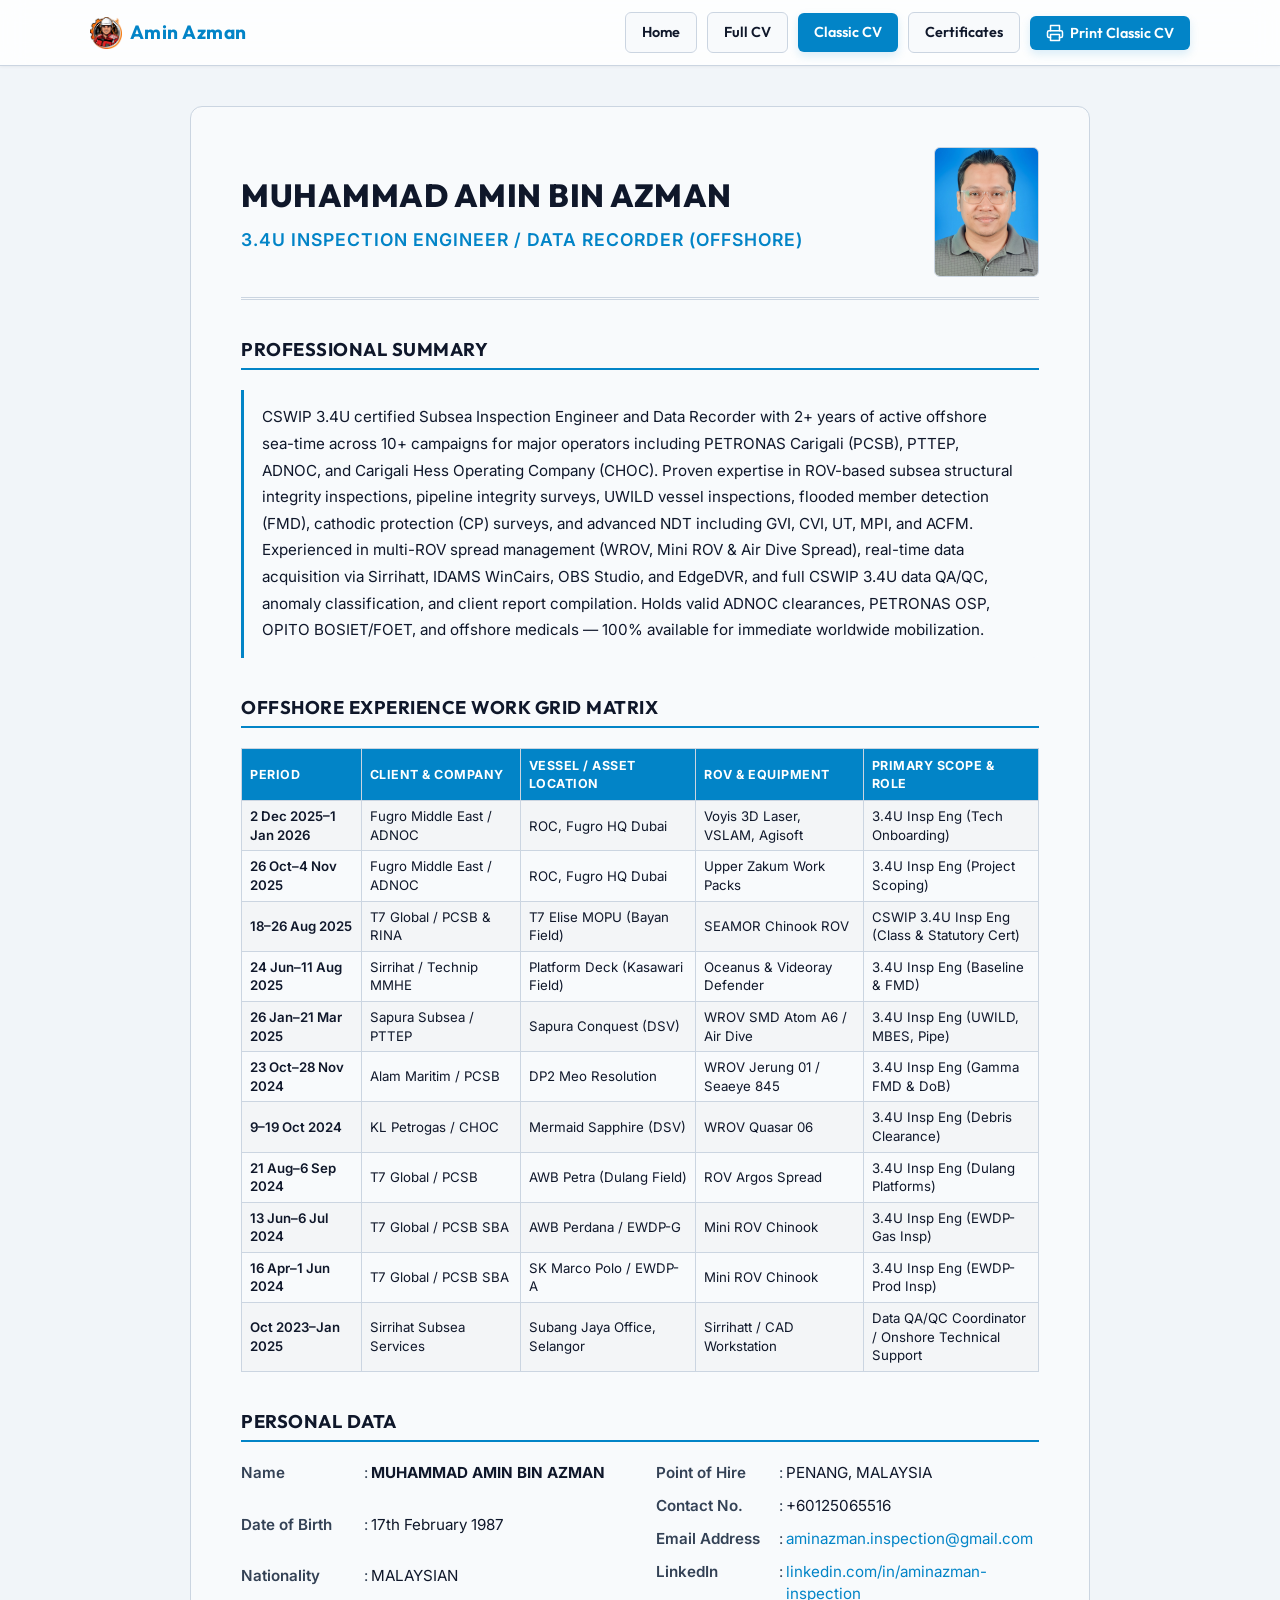
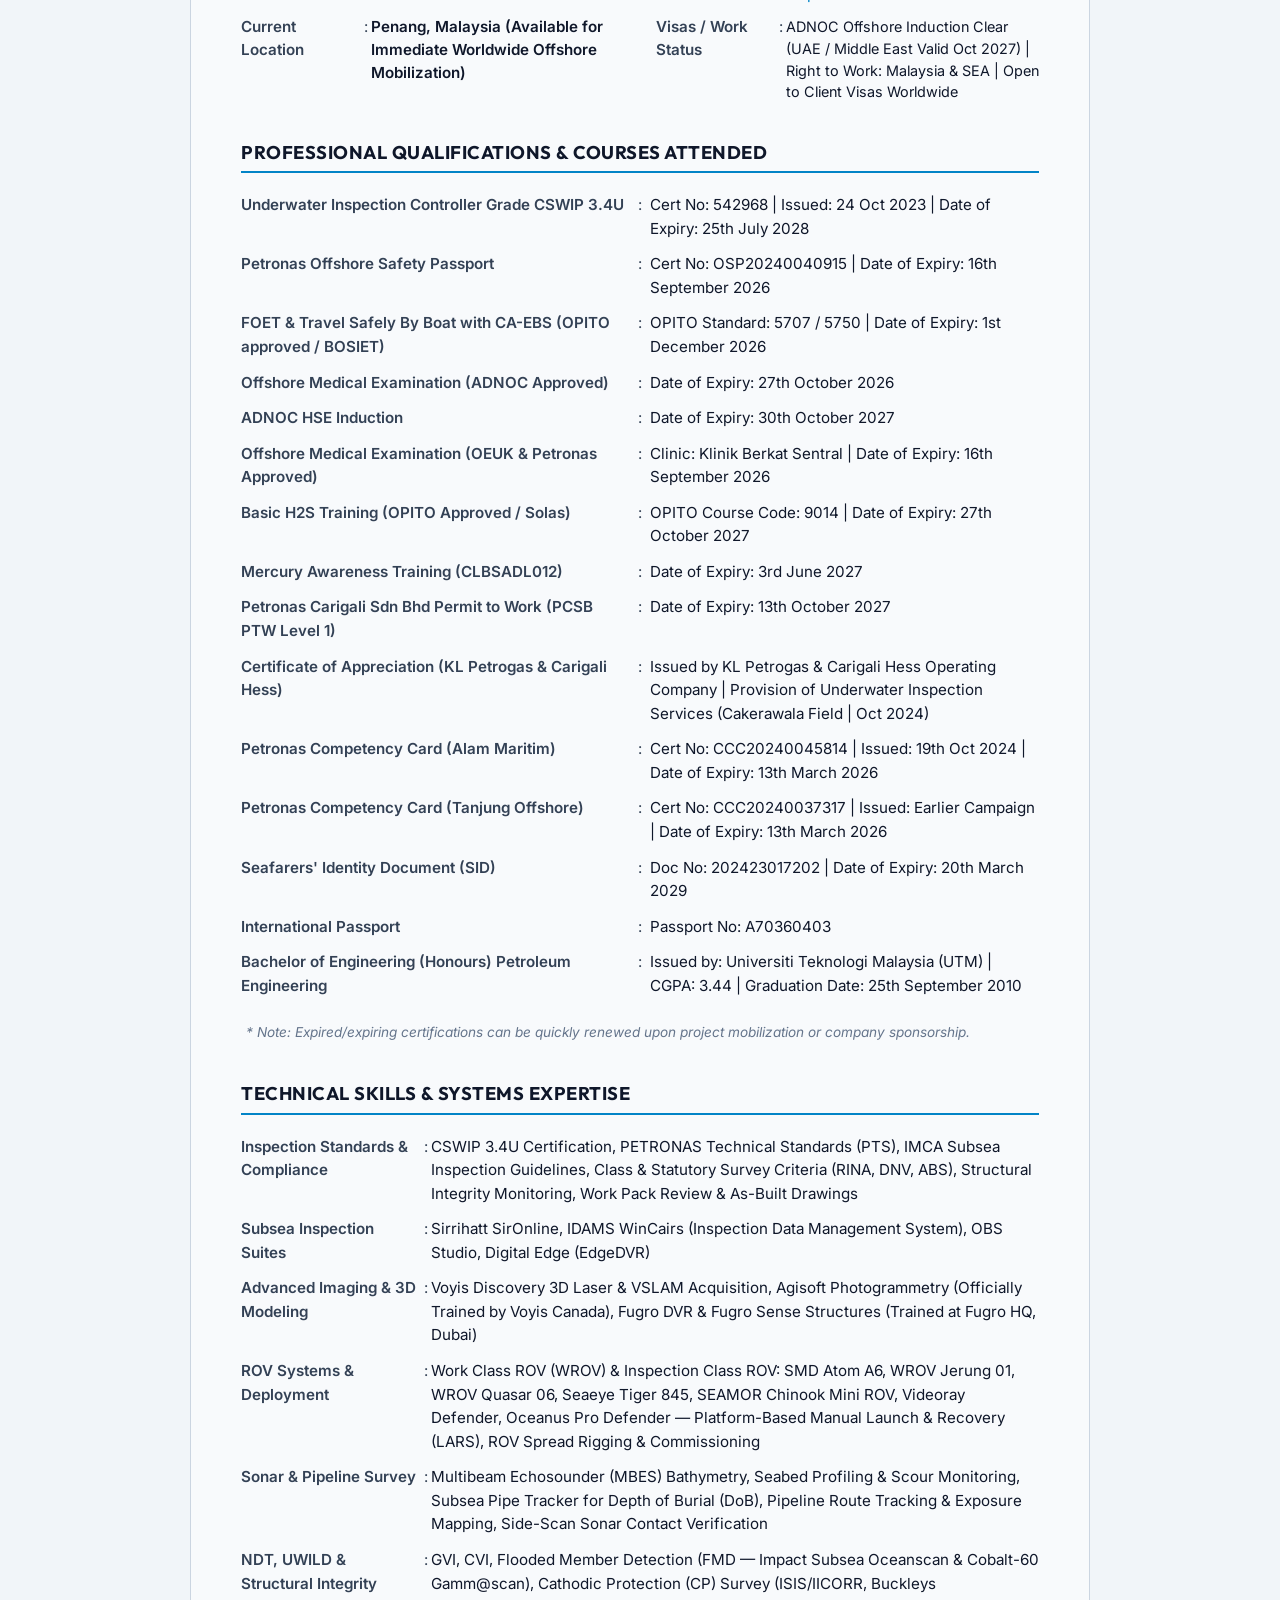
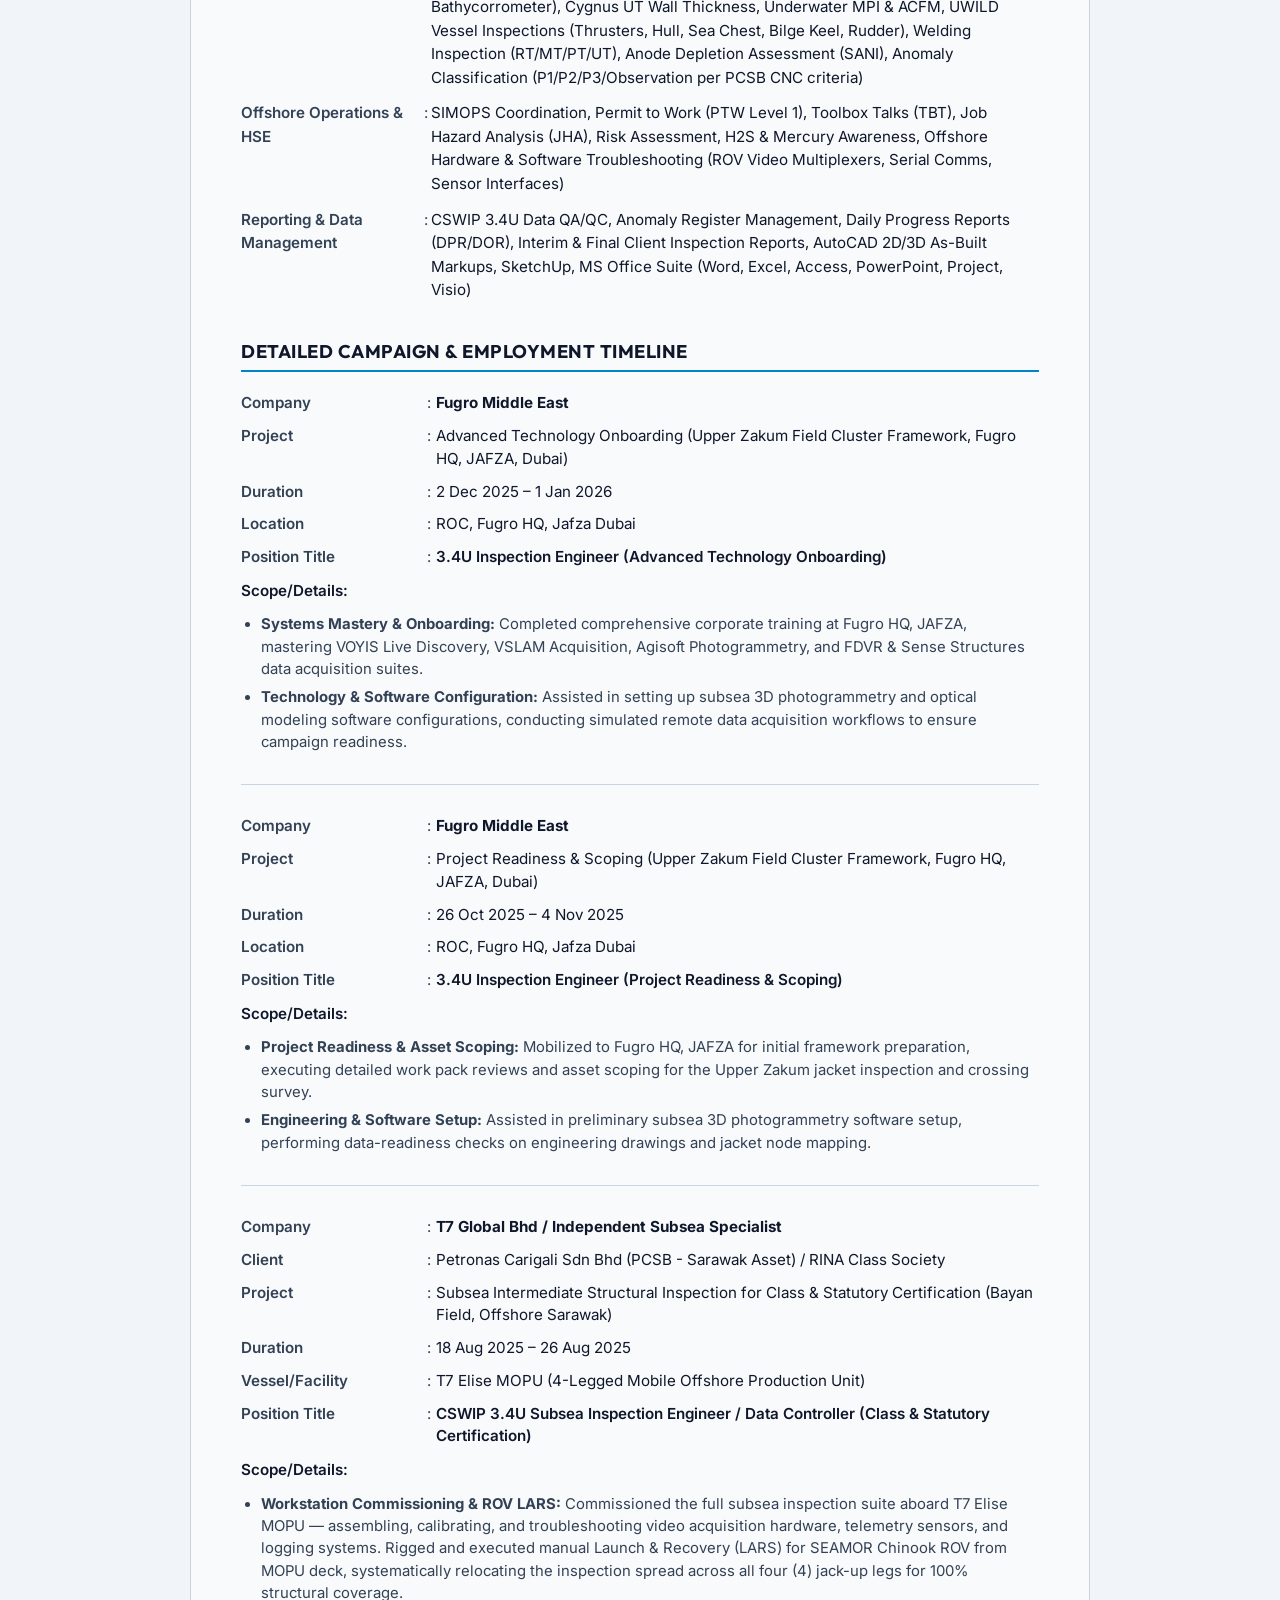
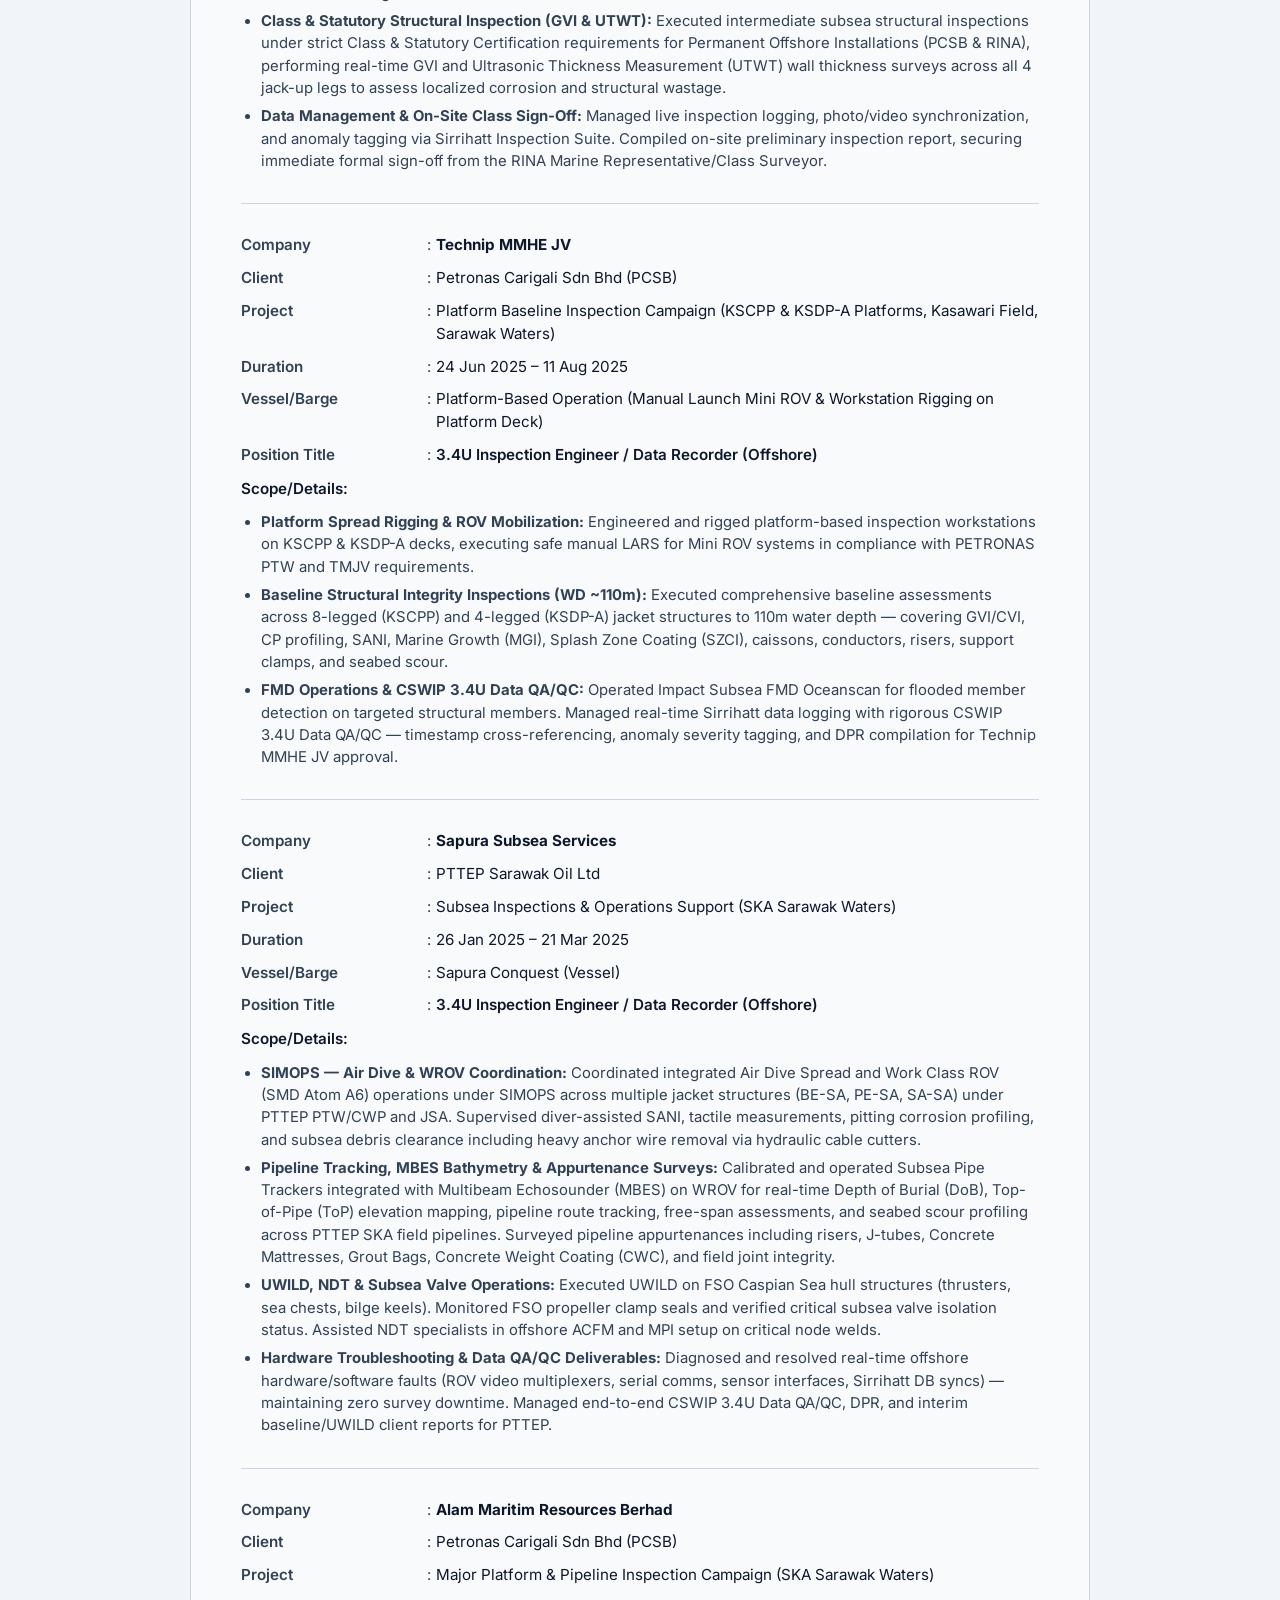
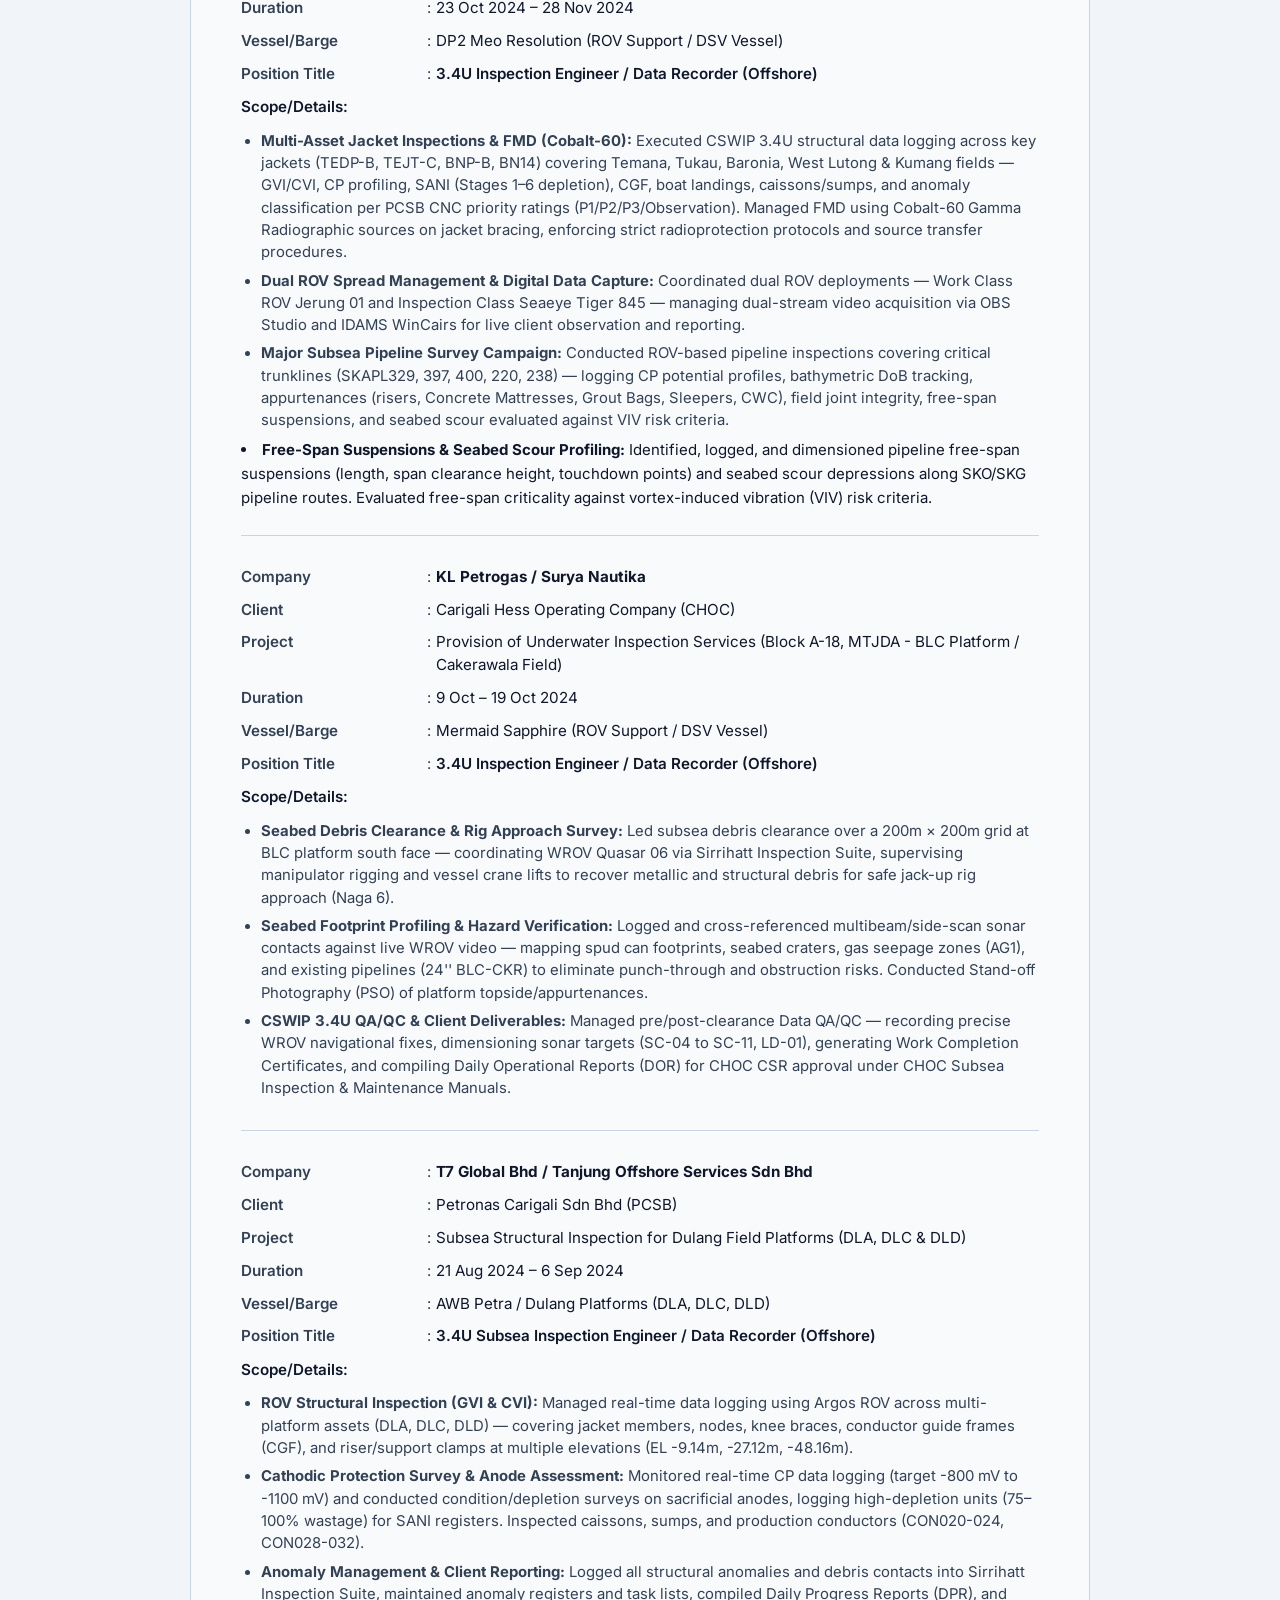
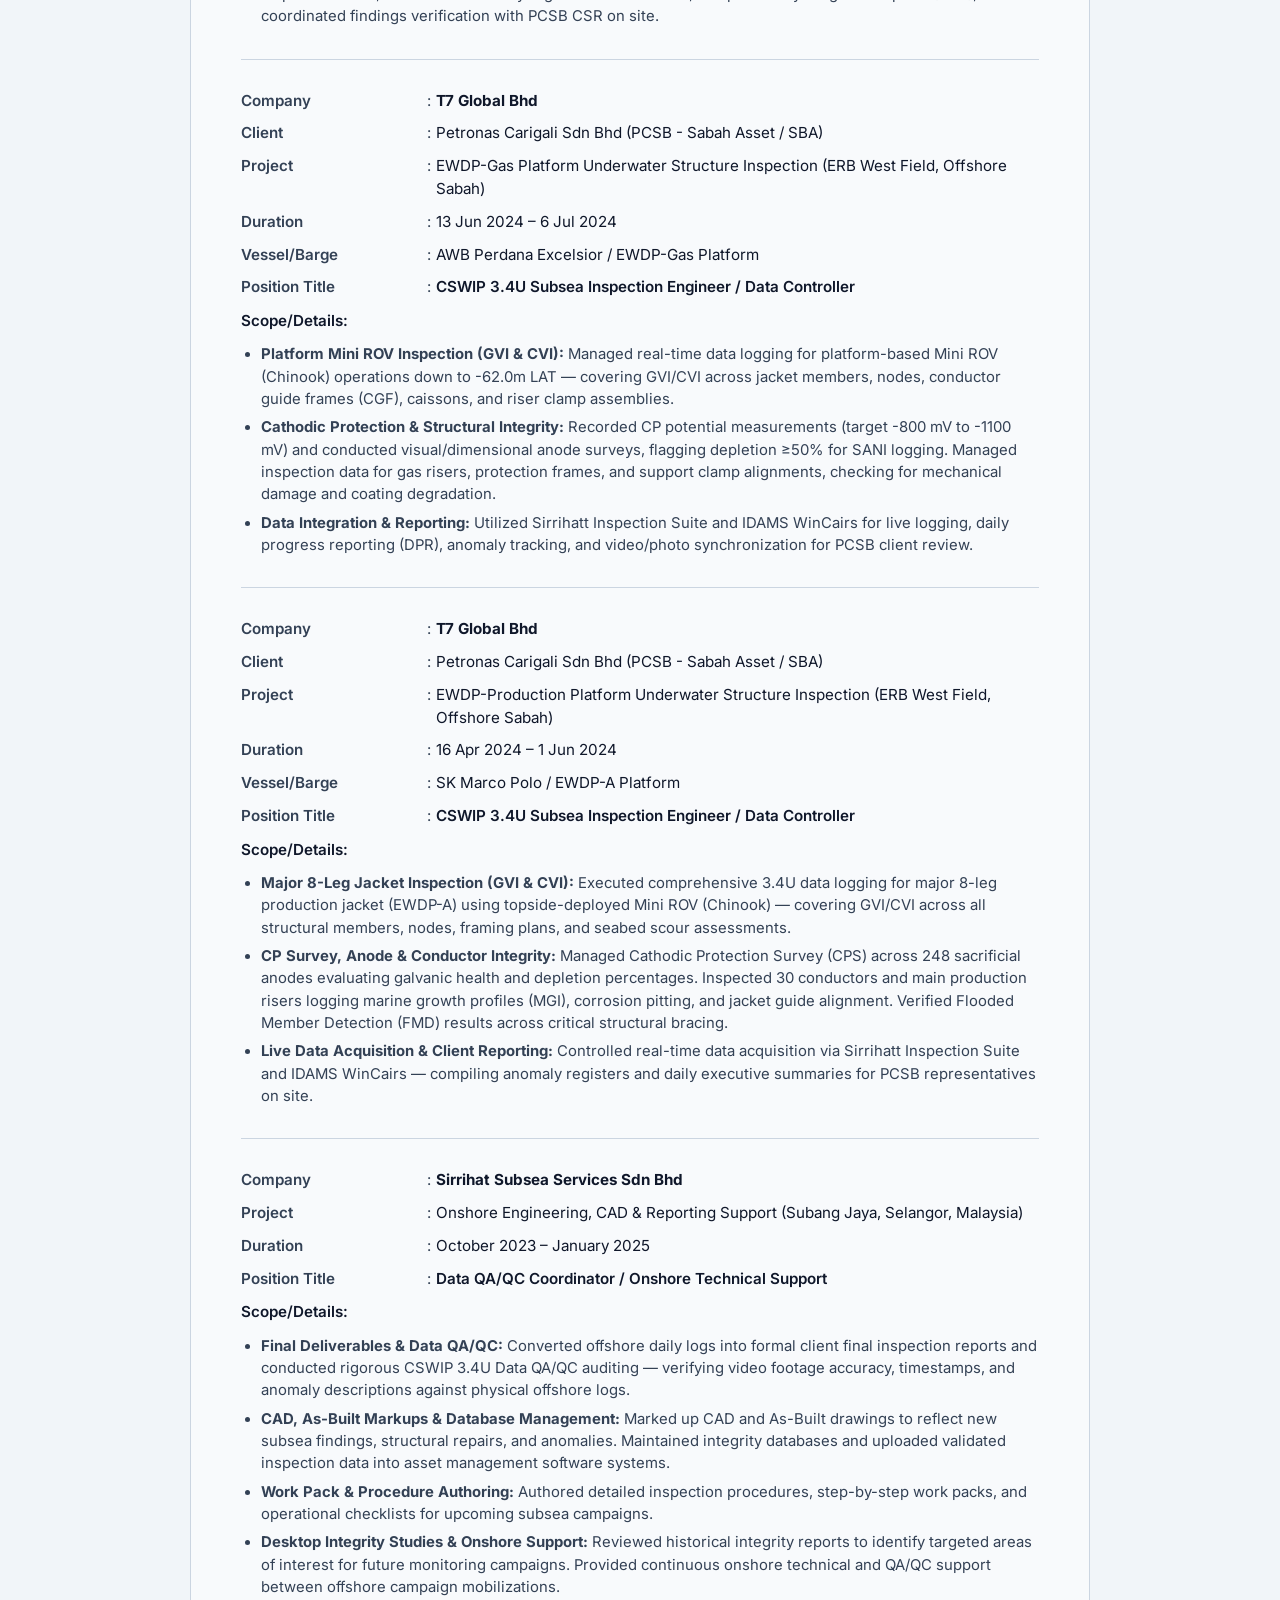
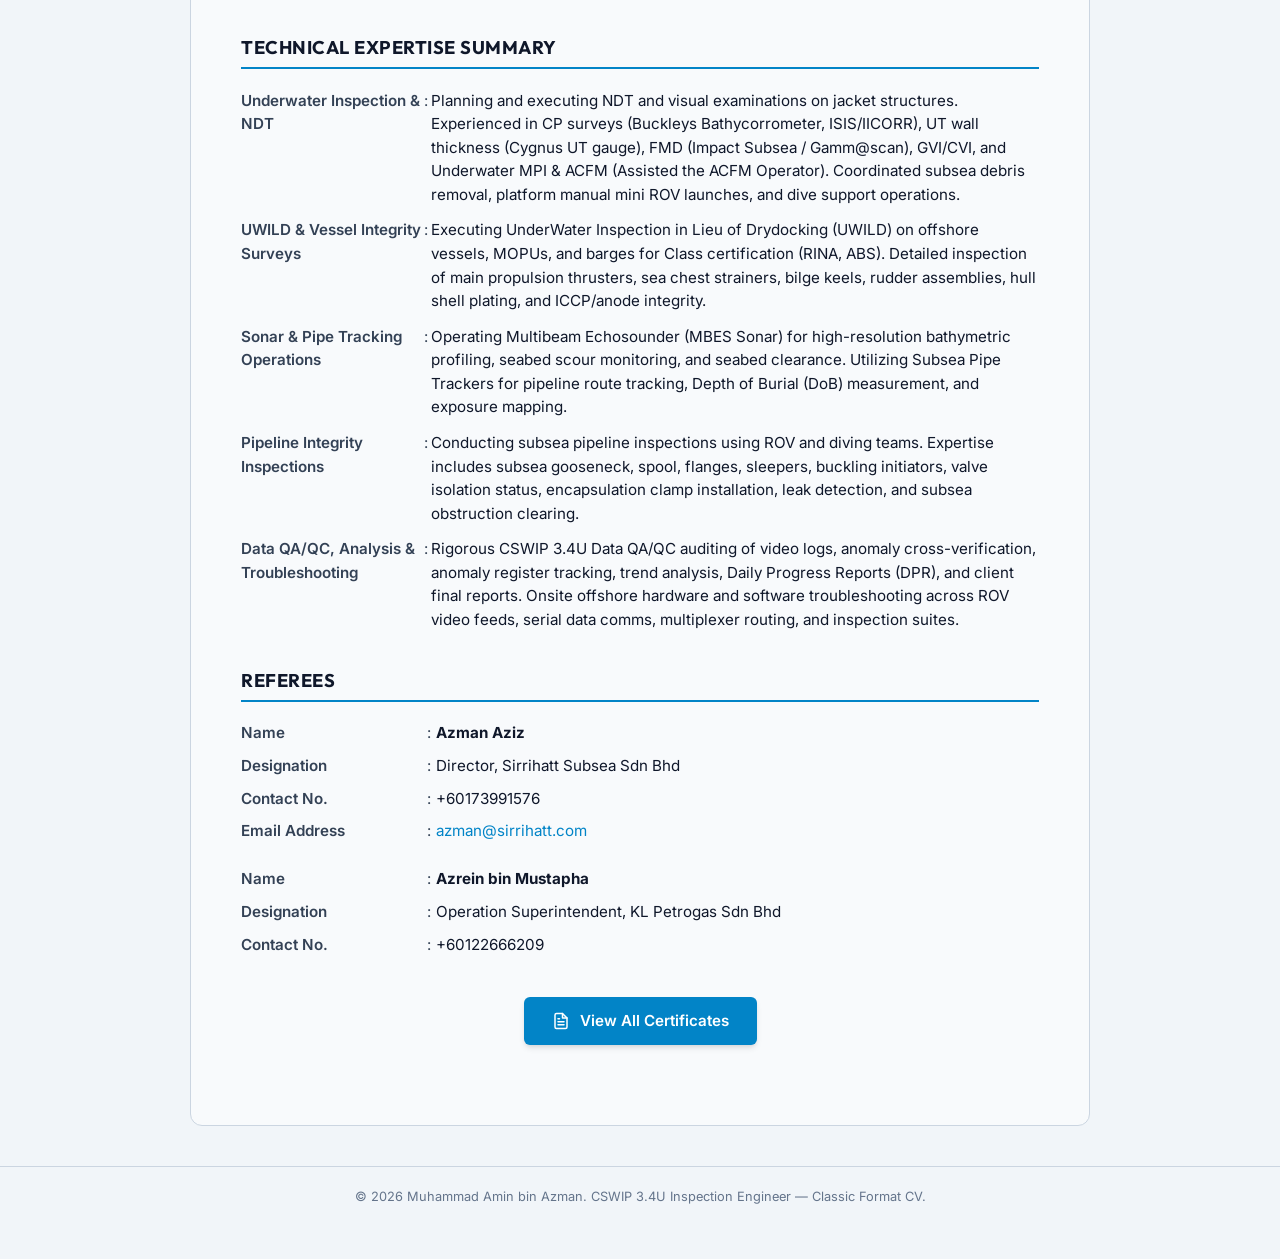
<file: classic_cv_no_sapura.html>
<!DOCTYPE html>

<html lang="en">

<head>

    <link rel="icon" type="image/png" href="favicon.png?v=1.7">

    <meta charset="UTF-8">

    <meta name="viewport" content="width=device-width, initial-scale=1.0">

    <title>Muhammad Amin Azman | Classic Format CV | 3.4U Inspection Engineer</title>

    <!-- Google Fonts -->

    <link rel="preconnect" href="https://fonts.googleapis.com">

    <link rel="preconnect" href="https://fonts.gstatic.com" crossorigin>

    <link href="https://fonts.googleapis.com/css2?family=Inter:wght@300;400;500;600;700&family=Outfit:wght@400;500;600;700;800&display=swap" rel="stylesheet">

    <!-- Link to Stylesheet -->

    <link rel="stylesheet" href="style.css?v=8.1">

    <style>

        /* Classic CV Custom Styling */

        .classic-container {

            max-width: 900px;

            margin: 40px auto;

            background: var(--bg-card);

            border: 1px solid var(--border-color);

            border-radius: 12px;

            padding: 40px 50px;

            box-shadow: var(--shadow-sm);

        }

        .classic-header {

            display: flex;

            justify-content: space-between;

            align-items: center;

            margin-bottom: 30px;

            border-bottom: 3px double var(--border-color);

            padding-bottom: 20px;

            gap: 20px;

        }

        .classic-header-text {

            text-align: left;

            flex: 1;

        }

        .classic-header-photo {

            width: 105px;

            height: 130px;

            border: 1px solid var(--border-color);

            border-radius: 6px;

            object-fit: cover;

            box-shadow: var(--shadow-sm);

        }

        @media (max-width: 600px) {

            .classic-header {

                flex-direction: column-reverse;

                text-align: center;

                gap: 15px;

            }

            .classic-header-text {

                text-align: center;

            }

            .classic-header-photo {

                width: 95px;

                height: 120px;

            }

        }

        .classic-name {

            font-family: var(--font-header);

            font-size: 2rem;

            font-weight: 800;

            text-transform: uppercase;

            color: var(--text-primary);

            letter-spacing: 0.5px;

            margin-bottom: 5px;

        }

        .classic-title-sub {

            font-family: var(--font-body);

            font-size: 1.1rem;

            color: var(--accent);

            font-weight: 600;

            text-transform: uppercase;

            letter-spacing: 1px;

        }

        .classic-section-title {

            font-family: var(--font-header);

            font-size: 1.15rem;

            font-weight: 700;

            text-transform: uppercase;

            color: var(--text-primary);

            border-bottom: 2px solid var(--accent);

            padding-bottom: 4px;

            margin-top: 35px;

            margin-bottom: 20px;

            letter-spacing: 0.5px;

            display: flex;

            align-items: center;

            gap: 8px;

        }

        /* Personal Data Grid */

        .personal-data-grid {

            display: grid;

            grid-template-columns: 180px 15px 1fr;

            row-gap: 10px;

            margin-bottom: 25px;

            font-size: 0.95rem;

            line-height: 1.5;

        }

        .classic-label {

            font-weight: 600;

            color: var(--text-secondary);

        }

        .classic-sep {

            color: var(--text-secondary);

            text-align: center;

        }

        .classic-value {

            color: var(--text-primary);

        }

        /* Lists */

        .classic-list {

            list-style: none;

            padding: 0;

            margin: 0 0 25px 0;

        }

        .classic-list-item {

            margin-bottom: 12px;

            font-size: 0.95rem;

            line-height: 1.5;

        }

        .classic-list-item strong {

            color: var(--text-primary);

            display: block;

            font-size: 0.98rem;

        }

        .classic-list-item span.meta-line {

            display: block;

            color: var(--text-secondary);

            font-size: 0.88rem;

            margin-top: 2px;

        }

        .classic-skills-grid {

            display: flex;

            flex-direction: column;

            gap: 15px;

            margin-bottom: 25px;

        }

        .classic-skill-row {

            font-size: 0.95rem;

            line-height: 1.5;

        }

        .classic-skill-row strong {

            color: var(--text-primary);

            font-weight: 600;

            display: inline-block;

            width: 200px;

        }

        /* Working & Campaign Layout */

        .classic-job-block {

            margin-bottom: 30px;

            border-bottom: 1.5px solid var(--border-color);

            padding-bottom: 25px;

        }

        .classic-job-block:last-child {

            border-bottom: none;

            padding-bottom: 0;

        }

        .classic-company-header {

            font-family: var(--font-header);

            font-size: 1.05rem;

            font-weight: 700;

            text-transform: uppercase;

            color: var(--text-primary);

            margin-bottom: 10px;

            letter-spacing: 0.3px;

        }

        .classic-details-list {

            margin-top: 10px;

            padding-left: 20px;

        }

        .classic-details-list li {

            margin-bottom: 6px;

            font-size: 0.93rem;

            line-height: 1.5;

            color: var(--text-secondary);

        }

        /* Action Buttons for certs */

        .classic-inline-actions {

            display: inline-flex;

            gap: 8px;

            margin-left: 10px;

            vertical-align: middle;

        }

        .skills-data-grid {

            display: grid;

            grid-template-columns: 180px 10px 1fr;

            row-gap: 12px;

            margin-bottom: 25px;

            font-size: 0.95rem;

            line-height: 1.55;

        }

        @media (max-width: 768px) {

            .skills-data-grid {

                grid-template-columns: 1fr;

                row-gap: 4px;

            }

            .skills-data-grid .classic-sep {

                display: none;

            }

            .skills-data-grid .classic-label {

                font-weight: 700;

                margin-top: 10px;

            }

            .skills-data-grid .classic-label:first-child {

                margin-top: 0;

            }

        }

        .quals-data-grid {

            display: grid;

            grid-template-columns: 1fr 20px 1fr;

            row-gap: 12px;

            margin-bottom: 25px;

            font-size: 0.95rem;

            line-height: 1.55;

        }

        @media (max-width: 768px) {

            .quals-data-grid {

                grid-template-columns: 1fr;

                row-gap: 4px;

            }

            .quals-data-grid .classic-sep {

                display: none;

            }

            .quals-data-grid .classic-label {

                font-weight: 700;

                margin-top: 10px;

            }

            .quals-data-grid .classic-label:first-child {

                margin-top: 0;

            }

        }

        .page-break {

            display: none;

        }

        .print-page-header, .print-page-border {

            display: none;

        }

        /* Print styles optimization */

        @media print {

            .page-break {

                display: block !important;

                page-break-before: always !important;

                break-before: page !important;

                height: 0 !important;

                margin: 0 !important;

                padding: 0 !important;

                border: none !important;

            }

            @page {

                margin: 25mm 15mm 15mm 15mm;

            }

            .print-page-header {

                display: flex !important;

                position: fixed;

                top: -14mm;

                left: 0;

                right: 0;

                justify-content: space-between;

                font-size: 9pt;

                font-family: Arial, sans-serif;

                color: #000000;

                border-bottom: 1px solid #000000;

                padding-bottom: 4px;

                z-index: 10000;

            }

            .print-page-header::before {

                content: "Muhammad Amin bin Azman";

                font-weight: bold;

            }

            .print-page-header::after {

                content: counter(page);

            }

            .print-page-border {

                display: block !important;

                position: fixed;

                top: -15mm;

                bottom: -5mm;

                left: -5mm;

                right: -5mm;

                border: 1px solid #000000;

                pointer-events: none;

                z-index: 9999;

            }

            .classic-container {

                margin-top: 0 !important;

                border: none !important;

                box-shadow: none !important;

                padding: 0 !important;

                max-width: 100% !important;

            }

            body {

                background: #ffffff !important;

                color: #000000 !important;

            }

            .classic-container {

                border: none !important;

                box-shadow: none !important;

                padding: 0 !important;

                margin: 0 !important;

                max-width: 100% !important;

            }

            .classic-section-title {

                border-bottom: 2px solid #000000 !important;

                color: #000000 !important;

                page-break-after: avoid;

            }

            .classic-job-block {

                page-break-inside: avoid;

            }

            .classic-inline-actions, .badge-green, .badge {

                display: none !important;

            }

            .classic-value a {

                text-decoration: none !important;

                color: #000000 !important;

            }

            a {

                text-decoration: none !important;

                color: #000000 !important;

            }

        }

    </style>

</head>

<body>

    <!-- Print-only repeating elements -->

    <div class="print-page-header"></div>

    <div class="print-page-border"></div>

    <!-- Top Action Bar (hidden in print) -->

    <header class="no-print action-bar">

        <div class="container bar-content">

            <div class="logo-container" style="display: flex; align-items: center; gap: 8px;">

                <img src="logo.png" alt="Amin Azman Logo" style="height: 32px; width: auto; display: block;">

                <span class="logo-text" style="font-family: var(--font-header); font-weight: 700; font-size: 1.2rem; color: var(--accent); letter-spacing: 0.5px;">Amin Azman</span>

            </div>

            <div class="actions">

                <a href="index.html" class="btn-print" style="background: var(--bg-card); color: var(--text-primary); border: 1px solid var(--border-color); text-decoration: none; display: inline-flex; align-items: center; justify-content: center; box-shadow: none;">Home</a>

                <a href="full_cv.html" class="btn-print" style="background: var(--bg-card); color: var(--text-primary); border: 1px solid var(--border-color); text-decoration: none; display: inline-flex; align-items: center; justify-content: center; box-shadow: none;">Full CV</a>

                <a href="classic_cv.html" class="btn-print" style="background: var(--accent); color: #ffffff; border: none; text-decoration: none; display: inline-flex; align-items: center; justify-content: center;">Classic CV</a>

                <a href="certificates.html" class="btn-print" style="background: var(--bg-card); color: var(--text-primary); border: 1px solid var(--border-color); text-decoration: none; display: inline-flex; align-items: center; justify-content: center; box-shadow: none;">Certificates</a>

                <button onclick="window.print()" class="btn-print" style="background: var(--accent); color: #ffffff; border: none; text-decoration: none; display: inline-flex; align-items: center; justify-content: center; box-shadow: 0 4px 10px rgba(2, 132, 199, 0.15); gap: 6px; cursor: pointer;">

                    <svg width="18" height="18" viewBox="0 0 24 24" fill="none" stroke="currentColor" stroke-width="2" stroke-linecap="round" stroke-linejoin="round" style="display: block;"><polyline points="6 9 6 2 18 2 18 9"></polyline><path d="M6 18H4a2 2 0 0 1-2-2v-5a2 2 0 0 1 2-2h16a2 2 0 0 1 2 2v5a2 2 0 0 1-2 2h-2"></path><rect x="6" y="14" width="12" height="8"></rect></svg>

                    Print Classic CV

                </button>

            </div>

        </div>

    </header>

    <div class="classic-container">

        <!-- HEADER -->

        <header class="classic-header">

            <div class="classic-header-text">

                <h1 class="classic-name">Muhammad Amin bin Azman</h1>

                <p class="classic-title-sub">3.4U Inspection Engineer / Data Recorder (Offshore)</p>

            </div>

            <img src="8. Passport Photo - Amin Azman.png" alt="Muhammad Amin bin Azman" class="classic-header-photo">

        </header>

        <!-- PROFESSIONAL SUMMARY -->

        

        <section>

            <h2 class="classic-section-title">Professional Summary</h2>

            <div style="font-size: 0.95rem; line-height: 1.75; color: var(--text-primary); background: #f8fafc; border-left: 3px solid #0284c7; padding: 14px 18px; border-radius: 0 6px 6px 0; margin-bottom: 8px;">

                CSWIP 3.4U certified Subsea Inspection Engineer and Data Recorder with 2+ years of active offshore sea-time across 10+ campaigns for major operators including PETRONAS Carigali (PCSB), PTTEP, ADNOC, and Carigali Hess Operating Company (CHOC). Proven expertise in ROV-based subsea structural integrity inspections, pipeline integrity surveys, UWILD vessel inspections, flooded member detection (FMD), cathodic protection (CP) surveys, and advanced NDT including GVI, CVI, UT, MPI, and ACFM. Experienced in multi-ROV spread management (WROV, Mini ROV &amp; Air Dive Spread), real-time data acquisition via Sirrihatt, IDAMS WinCairs, OBS Studio, and EdgeDVR, and full CSWIP 3.4U data QA/QC, anomaly classification, and client report compilation. Holds valid ADNOC clearances, PETRONAS OSP, OPITO BOSIET/FOET, and offshore medicals — 100% available for immediate worldwide mobilization.

            </div>

        </section>



        <div class="page-break"></div>

        

        <section>

            <h2 class="classic-section-title">Offshore Experience Work Grid Matrix</h2>

            <div style="overflow-x: auto; margin-bottom: 25px;">

                <table style="width: 100%; border-collapse: collapse; font-size: 0.83rem; text-align: left; line-height: 1.4;">

                    <thead>

                        <tr style="background: #0284c7; color: #ffffff; text-transform: uppercase; font-size: 0.78rem; letter-spacing: 0.5px;">

                            <th style="padding: 8px 8px; border: 1px solid var(--border-color); width: 15%;">Period</th>

                            <th style="padding: 8px 8px; border: 1px solid var(--border-color); width: 20%;">Client & Company</th>

                            <th style="padding: 8px 8px; border: 1px solid var(--border-color); width: 22%;">Vessel / Asset Location</th>

                            <th style="padding: 8px 8px; border: 1px solid var(--border-color); width: 21%;">ROV & Equipment</th>

                            <th style="padding: 8px 8px; border: 1px solid var(--border-color); width: 22%;">Primary Scope & Role</th>

                        </tr>

                    </thead>

                    <tbody>

                        <tr style="background: rgba(0,0,0,0.02);">

                            <td style="padding: 6px 8px; border: 1px solid var(--border-color); font-weight: 600;">2 Dec 2025–1 Jan 2026</td>

                            <td style="padding: 6px 8px; border: 1px solid var(--border-color);">Fugro Middle East / ADNOC</td>

                            <td style="padding: 6px 8px; border: 1px solid var(--border-color);">ROC, Fugro HQ Dubai</td>

                            <td style="padding: 6px 8px; border: 1px solid var(--border-color);">Voyis 3D Laser, VSLAM, Agisoft</td>

                            <td style="padding: 6px 8px; border: 1px solid var(--border-color);">3.4U Insp Eng (Tech Onboarding)</td>

                        </tr>

                        <tr>

                            <td style="padding: 6px 8px; border: 1px solid var(--border-color); font-weight: 600;">26 Oct–4 Nov 2025</td>

                            <td style="padding: 6px 8px; border: 1px solid var(--border-color);">Fugro Middle East / ADNOC</td>

                            <td style="padding: 6px 8px; border: 1px solid var(--border-color);">ROC, Fugro HQ Dubai</td>

                            <td style="padding: 6px 8px; border: 1px solid var(--border-color);">Upper Zakum Work Packs</td>

                            <td style="padding: 6px 8px; border: 1px solid var(--border-color);">3.4U Insp Eng (Project Scoping)</td>

                        </tr>

                        <tr style="background: rgba(0,0,0,0.02);">

                            <td style="padding: 6px 8px; border: 1px solid var(--border-color); font-weight: 600;">18–26 Aug 2025</td>

                            <td style="padding: 6px 8px; border: 1px solid var(--border-color);">T7 Global / PCSB & RINA</td>

                            <td style="padding: 6px 8px; border: 1px solid var(--border-color);">T7 Elise MOPU (Bayan Field)</td>

                            <td style="padding: 6px 8px; border: 1px solid var(--border-color);">SEAMOR Chinook ROV</td>

                            <td style="padding: 6px 8px; border: 1px solid var(--border-color);">CSWIP 3.4U Insp Eng (Class & Statutory Cert)</td>

                        </tr>

                        <tr>

                            <td style="padding: 6px 8px; border: 1px solid var(--border-color); font-weight: 600;">24 Jun–11 Aug 2025</td>

                            <td style="padding: 6px 8px; border: 1px solid var(--border-color);">Sirrihat / Technip MMHE</td>

                            <td style="padding: 6px 8px; border: 1px solid var(--border-color);">Platform Deck (Kasawari Field)</td>

                            <td style="padding: 6px 8px; border: 1px solid var(--border-color);">Oceanus & Videoray Defender</td>

                            <td style="padding: 6px 8px; border: 1px solid var(--border-color);">3.4U Insp Eng (Baseline & FMD)</td>

                        </tr>

                        <tr style="background: rgba(0,0,0,0.02);">

                            <td style="padding: 6px 8px; border: 1px solid var(--border-color); font-weight: 600;">26 Jan–21 Mar 2025</td>

                            <td style="padding: 6px 8px; border: 1px solid var(--border-color);">Sapura Subsea / PTTEP</td>

                            <td style="padding: 6px 8px; border: 1px solid var(--border-color);">Sapura Conquest (DSV)</td>

                            <td style="padding: 6px 8px; border: 1px solid var(--border-color);">WROV SMD Atom A6 / Air Dive</td>

                            <td style="padding: 6px 8px; border: 1px solid var(--border-color);">3.4U Insp Eng (UWILD, MBES, Pipe)</td>

                        </tr>

                        <tr>

                            <td style="padding: 6px 8px; border: 1px solid var(--border-color); font-weight: 600;">23 Oct–28 Nov 2024</td>

                            <td style="padding: 6px 8px; border: 1px solid var(--border-color);">Alam Maritim / PCSB</td>

                            <td style="padding: 6px 8px; border: 1px solid var(--border-color);">DP2 Meo Resolution</td>

                            <td style="padding: 6px 8px; border: 1px solid var(--border-color);">WROV Jerung 01 / Seaeye 845</td>

                            <td style="padding: 6px 8px; border: 1px solid var(--border-color);">3.4U Insp Eng (Gamma FMD & DoB)</td>

                        </tr>

                        <tr style="background: rgba(0,0,0,0.02);">

                            <td style="padding: 6px 8px; border: 1px solid var(--border-color); font-weight: 600;">9–19 Oct 2024</td>

                            <td style="padding: 6px 8px; border: 1px solid var(--border-color);">KL Petrogas / CHOC</td>

                            <td style="padding: 6px 8px; border: 1px solid var(--border-color);">Mermaid Sapphire (DSV)</td>

                            <td style="padding: 6px 8px; border: 1px solid var(--border-color);">WROV Quasar 06</td>

                            <td style="padding: 6px 8px; border: 1px solid var(--border-color);">3.4U Insp Eng (Debris Clearance)</td>

                        </tr>

                        <tr>

                            <td style="padding: 6px 8px; border: 1px solid var(--border-color); font-weight: 600;">21 Aug–6 Sep 2024</td>

                            <td style="padding: 6px 8px; border: 1px solid var(--border-color);">T7 Global / PCSB</td>

                            <td style="padding: 6px 8px; border: 1px solid var(--border-color);">AWB Petra (Dulang Field)</td>

                            <td style="padding: 6px 8px; border: 1px solid var(--border-color);">ROV Argos Spread</td>

                            <td style="padding: 6px 8px; border: 1px solid var(--border-color);">3.4U Insp Eng (Dulang Platforms)</td>

                        </tr>

                        <tr style="background: rgba(0,0,0,0.02);">

                            <td style="padding: 6px 8px; border: 1px solid var(--border-color); font-weight: 600;">13 Jun–6 Jul 2024</td>

                            <td style="padding: 6px 8px; border: 1px solid var(--border-color);">T7 Global / PCSB SBA</td>

                            <td style="padding: 6px 8px; border: 1px solid var(--border-color);">AWB Perdana / EWDP-G</td>

                            <td style="padding: 6px 8px; border: 1px solid var(--border-color);">Mini ROV Chinook</td>

                            <td style="padding: 6px 8px; border: 1px solid var(--border-color);">3.4U Insp Eng (EWDP-Gas Insp)</td>

                        </tr>

                        <tr>

                            <td style="padding: 6px 8px; border: 1px solid var(--border-color); font-weight: 600;">16 Apr–1 Jun 2024</td>

                            <td style="padding: 6px 8px; border: 1px solid var(--border-color);">T7 Global / PCSB SBA</td>

                            <td style="padding: 6px 8px; border: 1px solid var(--border-color);">SK Marco Polo / EWDP-A</td>

                            <td style="padding: 6px 8px; border: 1px solid var(--border-color);">Mini ROV Chinook</td>

                            <td style="padding: 6px 8px; border: 1px solid var(--border-color);">3.4U Insp Eng (EWDP-Prod Insp)</td>

                        </tr>

                        <tr style="background: rgba(0,0,0,0.02);">

                            <td style="padding: 6px 8px; border: 1px solid var(--border-color); font-weight: 600;">Oct 2023–Jan 2025</td>

                            <td style="padding: 6px 8px; border: 1px solid var(--border-color);">Sirrihat Subsea Services</td>

                            <td style="padding: 6px 8px; border: 1px solid var(--border-color);">Subang Jaya Office, Selangor</td>

                            <td style="padding: 6px 8px; border: 1px solid var(--border-color);">Sirrihatt / CAD Workstation</td>

                            <td style="padding: 6px 8px; border: 1px solid var(--border-color);">Data QA/QC Coordinator / Onshore Technical Support</td>

                        </tr>

                    </tbody>

                </table>

            </div>

        </section>



        <!-- PERSONAL DATA -->

        

        <section>

            <h2 class="classic-section-title">Personal Data</h2>

            <div style="display: flex; gap: 4%; justify-content: space-between; flex-wrap: wrap;">

                <div class="personal-data-grid" style="width: 48%; min-width: 320px; margin-bottom: 0; grid-template-columns: 120px 10px 1fr;">

                    <div class="classic-label">Name</div>

                    <div class="classic-sep">:</div>

                    <div class="classic-value" style="text-transform: uppercase; font-weight: 700;">Muhammad Amin bin Azman</div>

                    <div class="classic-label">Date of Birth</div>

                    <div class="classic-sep">:</div>

                    <div class="classic-value">17th February 1987</div>

                    <div class="classic-label">Nationality</div>

                    <div class="classic-sep">:</div>

                    <div class="classic-value">MALAYSIAN</div>

                    <div class="classic-label">Current Location</div>

                    <div class="classic-sep">:</div>

                    <div class="classic-value" style="font-weight: 600;">Penang, Malaysia (Available for Immediate Worldwide Offshore Mobilization)</div>

                </div>

                <div class="personal-data-grid" style="width: 48%; min-width: 340px; margin-bottom: 0; grid-template-columns: 120px 10px 1fr;">

                    <div class="classic-label">Point of Hire</div>

                    <div class="classic-sep">:</div>

                    <div class="classic-value">PENANG, MALAYSIA</div>

                    <div class="classic-label">Contact No.</div>

                    <div class="classic-sep">:</div>

                    <div class="classic-value">+60125065516</div>

                    <div class="classic-label">Email Address</div>

                    <div class="classic-sep">:</div>

                    <div class="classic-value"><a href="mailto:aminazman.inspection@gmail.com">aminazman.inspection@gmail.com</a></div>

                    <div class="classic-label">LinkedIn</div>

                    <div class="classic-sep">:</div>

                    <div class="classic-value"><a href="https://www.linkedin.com/in/aminazman-inspection" target="_blank">linkedin.com/in/aminazman-inspection</a></div>

                    <div class="classic-label">Visas / Work Status</div>

                    <div class="classic-sep">:</div>

                    <div class="classic-value" style="font-size: 0.9rem;">ADNOC Offshore Induction Clear (UAE / Middle East Valid Oct 2027) | Right to Work: Malaysia & SEA | Open to Client Visas Worldwide</div>

                </div>

            </div>

        </section>



        <!-- PROFESSIONAL QUALIFICATIONS & COURSES ATTENDED -->

        

        <section>

            <h2 class="classic-section-title">Professional Qualifications & Courses Attended</h2>

            <div class="quals-data-grid">

                <div class="classic-label">Underwater Inspection Controller Grade CSWIP 3.4U</div>

                <div class="classic-sep">:</div>

                <div class="classic-value">Cert No: 542968 | Issued: 24 Oct 2023 | Date of Expiry: 25th July 2028</div>

                <div class="classic-label">Petronas Offshore Safety Passport</div>

                <div class="classic-sep">:</div>

                <div class="classic-value">Cert No: OSP20240040915 | Date of Expiry: 16th September 2026</div>

                <div class="classic-label">FOET & Travel Safely By Boat with CA-EBS (OPITO approved / BOSIET)</div>

                <div class="classic-sep">:</div>

                <div class="classic-value">OPITO Standard: 5707 / 5750 | Date of Expiry: 1st December 2026</div>

                <div class="classic-label">Offshore Medical Examination (ADNOC Approved)</div>

                <div class="classic-sep">:</div>

                <div class="classic-value">Date of Expiry: 27th October 2026</div>

                <div class="classic-label">ADNOC HSE Induction</div>

                <div class="classic-sep">:</div>

                <div class="classic-value">Date of Expiry: 30th October 2027</div>

                <div class="classic-label">Offshore Medical Examination (OEUK & Petronas Approved)</div>

                <div class="classic-sep">:</div>

                <div class="classic-value">Clinic: Klinik Berkat Sentral | Date of Expiry: 16th September 2026</div>

                <div class="classic-label">Basic H2S Training (OPITO Approved / Solas)</div>

                <div class="classic-sep">:</div>

                <div class="classic-value">OPITO Course Code: 9014 | Date of Expiry: 27th October 2027</div>

                <div class="classic-label">Mercury Awareness Training (CLBSADL012)</div>

                <div class="classic-sep">:</div>

                <div class="classic-value">Date of Expiry: 3rd June 2027</div>

                <div class="classic-label">Petronas Carigali Sdn Bhd Permit to Work (PCSB PTW Level 1)</div>

                <div class="classic-sep">:</div>

                <div class="classic-value">Date of Expiry: 13th October 2027</div>

                <div class="classic-label">Certificate of Appreciation (KL Petrogas & Carigali Hess)</div>

                <div class="classic-sep">:</div>

                <div class="classic-value">Issued by KL Petrogas & Carigali Hess Operating Company | Provision of Underwater Inspection Services (Cakerawala Field | Oct 2024)</div>

                <div class="classic-label">Petronas Competency Card (Alam Maritim)</div>

                <div class="classic-sep">:</div>

                <div class="classic-value">Cert No: CCC20240045814 | Issued: 19th Oct 2024 | Date of Expiry: 13th March 2026</div>

                <div class="classic-label">Petronas Competency Card (Tanjung Offshore)</div>

                <div class="classic-sep">:</div>

                <div class="classic-value">Cert No: CCC20240037317 | Issued: Earlier Campaign | Date of Expiry: 13th March 2026</div>

                <div class="classic-label">Seafarers' Identity Document (SID)</div>

                <div class="classic-sep">:</div>

                <div class="classic-value">Doc No: 202423017202 | Date of Expiry: 20th March 2029</div>

                <div class="classic-label">International Passport</div>

                <div class="classic-sep">:</div>

                <div class="classic-value">Passport No: A70360403</div>

                <div class="classic-label">Bachelor of Engineering (Honours) Petroleum Engineering</div>

                <div class="classic-sep">:</div>

                <div class="classic-value">Issued by: Universiti Teknologi Malaysia (UTM) | CGPA: 3.44 | Graduation Date: 25th September 2010</div>

            </div>

            <div style="font-size: 0.85rem; font-style: italic; color: #64748b; margin-top: 12px; padding-left: 5px;">

                * Note: Expired/expiring certifications can be quickly renewed upon project mobilization or company sponsorship.

            </div>

        </section>



        <!-- TECHNICAL SKILLS -->

        

        <section>

            <h2 class="classic-section-title">Technical Skills & Systems Expertise</h2>

            <div class="skills-data-grid">

                <div class="classic-label">Inspection Standards & Compliance</div>

                <div class="classic-sep">:</div>

                <div class="classic-value">CSWIP 3.4U Certification, PETRONAS Technical Standards (PTS), IMCA Subsea Inspection Guidelines, Class &amp; Statutory Survey Criteria (RINA, DNV, ABS), Structural Integrity Monitoring, Work Pack Review &amp; As-Built Drawings</div>

                <div class="classic-label">Subsea Inspection Suites</div>

                <div class="classic-sep">:</div>

                <div class="classic-value">Sirrihatt SirOnline, IDAMS WinCairs (Inspection Data Management System), OBS Studio, Digital Edge (EdgeDVR)</div>

                <div class="classic-label">Advanced Imaging & 3D Modeling</div>

                <div class="classic-sep">:</div>

                <div class="classic-value">Voyis Discovery 3D Laser & VSLAM Acquisition, Agisoft Photogrammetry (Officially Trained by Voyis Canada), Fugro DVR & Fugro Sense Structures (Trained at Fugro HQ, Dubai)</div>

                <div class="classic-label">ROV Systems & Deployment</div>

                <div class="classic-sep">:</div>

                <div class="classic-value">Work Class ROV (WROV) & Inspection Class ROV: SMD Atom A6, WROV Jerung 01, WROV Quasar 06, Seaeye Tiger 845, SEAMOR Chinook Mini ROV, Videoray Defender, Oceanus Pro Defender — Platform-Based Manual Launch & Recovery (LARS), ROV Spread Rigging & Commissioning</div>

                <div class="classic-label">Sonar & Pipeline Survey</div>

                <div class="classic-sep">:</div>

                <div class="classic-value">Multibeam Echosounder (MBES) Bathymetry, Seabed Profiling & Scour Monitoring, Subsea Pipe Tracker for Depth of Burial (DoB), Pipeline Route Tracking & Exposure Mapping, Side-Scan Sonar Contact Verification</div>

                <div class="classic-label">NDT, UWILD & Structural Integrity</div>

                <div class="classic-sep">:</div>

                <div class="classic-value">GVI, CVI, Flooded Member Detection (FMD — Impact Subsea Oceanscan & Cobalt-60 Gamm@scan), Cathodic Protection (CP) Survey (ISIS/IICORR, Buckleys Bathycorrometer), Cygnus UT Wall Thickness, Underwater MPI & ACFM, UWILD Vessel Inspections (Thrusters, Hull, Sea Chest, Bilge Keel, Rudder), Welding Inspection (RT/MT/PT/UT), Anode Depletion Assessment (SANI), Anomaly Classification (P1/P2/P3/Observation per PCSB CNC criteria)</div>

                <div class="classic-label">Offshore Operations & HSE</div>

                <div class="classic-sep">:</div>

                <div class="classic-value">SIMOPS Coordination, Permit to Work (PTW Level 1), Toolbox Talks (TBT), Job Hazard Analysis (JHA), Risk Assessment, H2S & Mercury Awareness, Offshore Hardware & Software Troubleshooting (ROV Video Multiplexers, Serial Comms, Sensor Interfaces)</div>

                <div class="classic-label">Reporting & Data Management</div>

                <div class="classic-sep">:</div>

                <div class="classic-value">CSWIP 3.4U Data QA/QC, Anomaly Register Management, Daily Progress Reports (DPR/DOR), Interim & Final Client Inspection Reports, AutoCAD 2D/3D As-Built Markups, SketchUp, MS Office Suite (Word, Excel, Access, PowerPoint, Project, Visio)</div>

            </div>

        </section>



        <!-- OFFSHORE EXPERIENCE WORK GRID MATRIX (Hannah Rodger / Elevate Offshore Guidelines) -->

        

        <section>

            <h2 class="classic-section-title">Detailed Campaign & Employment Timeline</h2>

            <!-- CAMPAIGN -->

            <div class="classic-job-block">

                <div class="personal-data-grid" style="margin-bottom: 10px;">

                    <div class="classic-label">Company</div>

                    <div class="classic-sep">:</div>

                    <div class="classic-value" style='font-weight: 700;'>Fugro Middle East</div>

                    <div class="classic-label">Project</div>

                    <div class="classic-sep">:</div>

                    <div class="classic-value">Advanced Technology Onboarding (Upper Zakum Field Cluster Framework, Fugro HQ, JAFZA, Dubai)</div>

                    <div class="classic-label">Duration</div>

                    <div class="classic-sep">:</div>

                    <div class="classic-value">2 Dec 2025 – 1 Jan 2026</div>

                    <div class="classic-label">Location</div>

                    <div class="classic-sep">:</div>

                    <div class="classic-value">ROC, Fugro HQ, Jafza Dubai</div>

                    <div class="classic-label">Position Title</div>

                    <div class="classic-sep">:</div>

                    <div class="classic-value" style='font-weight: 600;'>3.4U Inspection Engineer (Advanced Technology Onboarding)</div>

                </div>

                <div style="font-size: 0.95rem; font-weight: 600; color: var(--text-primary); margin-top: 10px;">Scope/Details:</div>

                <ul class="classic-details-list">

                    <li><strong>Systems Mastery & Onboarding:</strong> Completed comprehensive corporate training at Fugro HQ, JAFZA, mastering VOYIS Live Discovery, VSLAM Acquisition, Agisoft Photogrammetry, and FDVR & Sense Structures data acquisition suites.</li>

                    <li><strong>Technology & Software Configuration:</strong> Assisted in setting up subsea 3D photogrammetry and optical modeling software configurations, conducting simulated remote data acquisition workflows to ensure campaign readiness.</li>

                </ul>

            </div>

            <!-- CAMPAIGN -->

            <div class="classic-job-block">

                <div class="personal-data-grid" style="margin-bottom: 10px;">

                    <div class="classic-label">Company</div>

                    <div class="classic-sep">:</div>

                    <div class="classic-value" style='font-weight: 700;'>Fugro Middle East</div>

                    <div class="classic-label">Project</div>

                    <div class="classic-sep">:</div>

                    <div class="classic-value">Project Readiness & Scoping (Upper Zakum Field Cluster Framework, Fugro HQ, JAFZA, Dubai)</div>

                    <div class="classic-label">Duration</div>

                    <div class="classic-sep">:</div>

                    <div class="classic-value">26 Oct 2025 – 4 Nov 2025</div>

                    <div class="classic-label">Location</div>

                    <div class="classic-sep">:</div>

                    <div class="classic-value">ROC, Fugro HQ, Jafza Dubai</div>

                    <div class="classic-label">Position Title</div>

                    <div class="classic-sep">:</div>

                    <div class="classic-value" style='font-weight: 600;'>3.4U Inspection Engineer (Project Readiness & Scoping)</div>

                </div>

                <div style="font-size: 0.95rem; font-weight: 600; color: var(--text-primary); margin-top: 10px;">Scope/Details:</div>

                <ul class="classic-details-list">

                    <li><strong>Project Readiness & Asset Scoping:</strong> Mobilized to Fugro HQ, JAFZA for initial framework preparation, executing detailed work pack reviews and asset scoping for the Upper Zakum jacket inspection and crossing survey.</li>

                    <li><strong>Engineering & Software Setup:</strong> Assisted in preliminary subsea 3D photogrammetry software setup, performing data-readiness checks on engineering drawings and jacket node mapping.</li>

                </ul>

            </div>

            <!-- CAMPAIGN -->

            <div class="classic-job-block">

                <div class="personal-data-grid" style="margin-bottom: 10px;">

                    <div class="classic-label">Company</div>

                    <div class="classic-sep">:</div>

                    <div class="classic-value" style='font-weight: 700;'>T7 Global Bhd / Independent Subsea Specialist</div>

                    <div class="classic-label">Client</div>

                    <div class="classic-sep">:</div>

                    <div class="classic-value">Petronas Carigali Sdn Bhd (PCSB - Sarawak Asset) / RINA Class Society</div>

                    <div class="classic-label">Project</div>

                    <div class="classic-sep">:</div>

                    <div class="classic-value">Subsea Intermediate Structural Inspection for Class & Statutory Certification (Bayan Field, Offshore Sarawak)</div>

                    <div class="classic-label">Duration</div>

                    <div class="classic-sep">:</div>

                    <div class="classic-value">18 Aug 2025 – 26 Aug 2025</div>

                    <div class="classic-label">Vessel/Facility</div>

                    <div class="classic-sep">:</div>

                    <div class="classic-value">T7 Elise MOPU (4-Legged Mobile Offshore Production Unit)</div>

                    <div class="classic-label">Position Title</div>

                    <div class="classic-sep">:</div>

                    <div class="classic-value" style='font-weight: 600;'>CSWIP 3.4U Subsea Inspection Engineer / Data Controller (Class & Statutory Certification)</div>

                </div>

                <div style="font-size: 0.95rem; font-weight: 600; color: var(--text-primary); margin-top: 10px;">Scope/Details:</div>

                <ul class="classic-details-list">

                    <li><strong>Workstation Commissioning &amp; ROV LARS:</strong> Commissioned the full subsea inspection suite aboard T7 Elise MOPU — assembling, calibrating, and troubleshooting video acquisition hardware, telemetry sensors, and logging systems. Rigged and executed manual Launch &amp; Recovery (LARS) for SEAMOR Chinook ROV from MOPU deck, systematically relocating the inspection spread across all four (4) jack-up legs for 100% structural coverage.</li>

                    <li><strong>Class &amp; Statutory Structural Inspection (GVI &amp; UTWT):</strong> Executed intermediate subsea structural inspections under strict Class &amp; Statutory Certification requirements for Permanent Offshore Installations (PCSB &amp; RINA), performing real-time GVI and Ultrasonic Thickness Measurement (UTWT) wall thickness surveys across all 4 jack-up legs to assess localized corrosion and structural wastage.</li>

                    <li><strong>Data Management &amp; On-Site Class Sign-Off:</strong> Managed live inspection logging, photo/video synchronization, and anomaly tagging via Sirrihatt Inspection Suite. Compiled on-site preliminary inspection report, securing immediate formal sign-off from the RINA Marine Representative/Class Surveyor.</li>

                </ul>

            </div>

            <!-- CAMPAIGN -->

            <div class="classic-job-block">

                <div class="personal-data-grid" style="margin-bottom: 10px;">

                    <div class="classic-label">Company</div>

                    <div class="classic-sep">:</div>

                    <div class="classic-value" style='font-weight: 700;'>Technip MMHE JV</div>

                    <div class="classic-label">Client</div>

                    <div class="classic-sep">:</div>

                    <div class="classic-value">Petronas Carigali Sdn Bhd (PCSB)</div>

                    <div class="classic-label">Project</div>

                    <div class="classic-sep">:</div>

                    <div class="classic-value">Platform Baseline Inspection Campaign (KSCPP & KSDP-A Platforms, Kasawari Field, Sarawak Waters)</div>

                    <div class="classic-label">Duration</div>

                    <div class="classic-sep">:</div>

                    <div class="classic-value">24 Jun 2025 – 11 Aug 2025</div>

                    <div class="classic-label">Vessel/Barge</div>

                    <div class="classic-sep">:</div>

                    <div class="classic-value">Platform-Based Operation (Manual Launch Mini ROV & Workstation Rigging on Platform Deck)</div>

                    <div class="classic-label">Position Title</div>

                    <div class="classic-sep">:</div>

                    <div class="classic-value" style='font-weight: 600;'>3.4U Inspection Engineer / Data Recorder (Offshore)</div>

                </div>

                <div style="font-size: 0.95rem; font-weight: 600; color: var(--text-primary); margin-top: 10px;">Scope/Details:</div>

                <ul class="classic-details-list">

                    <li><strong>Platform Spread Rigging &amp; ROV Mobilization:</strong> Engineered and rigged platform-based inspection workstations on KSCPP &amp; KSDP-A decks, executing safe manual LARS for Mini ROV systems in compliance with PETRONAS PTW and TMJV requirements.</li>

                    <li><strong>Baseline Structural Integrity Inspections (WD ~110m):</strong> Executed comprehensive baseline assessments across 8-legged (KSCPP) and 4-legged (KSDP-A) jacket structures to 110m water depth — covering GVI/CVI, CP profiling, SANI, Marine Growth (MGI), Splash Zone Coating (SZCI), caissons, conductors, risers, support clamps, and seabed scour.</li>

                    <li><strong>FMD Operations &amp; CSWIP 3.4U Data QA/QC:</strong> Operated Impact Subsea FMD Oceanscan for flooded member detection on targeted structural members. Managed real-time Sirrihatt data logging with rigorous CSWIP 3.4U Data QA/QC — timestamp cross-referencing, anomaly severity tagging, and DPR compilation for Technip MMHE JV approval.</li>

                </ul>

            </div>

            <div class="page-break"></div>

            <!-- CAMPAIGN -->

            <div class="classic-job-block">

                <div class="personal-data-grid" style="margin-bottom: 10px;">

                    <div class="classic-label">Company</div>

                    <div class="classic-sep">:</div>

                    <div class="classic-value" style='font-weight: 700;'>Sapura Subsea Services</div>

                    <div class="classic-label">Client</div>

                    <div class="classic-sep">:</div>

                    <div class="classic-value">PTTEP Sarawak Oil Ltd</div>

                    <div class="classic-label">Project</div>

                    <div class="classic-sep">:</div>

                    <div class="classic-value">Subsea Inspections & Operations Support (SKA Sarawak Waters)</div>

                    <div class="classic-label">Duration</div>

                    <div class="classic-sep">:</div>

                    <div class="classic-value">26 Jan 2025 – 21 Mar 2025</div>

                    <div class="classic-label">Vessel/Barge</div>

                    <div class="classic-sep">:</div>

                    <div class="classic-value">Sapura Conquest (Vessel)</div>

                    <div class="classic-label">Position Title</div>

                    <div class="classic-sep">:</div>

                    <div class="classic-value" style='font-weight: 600;'>3.4U Inspection Engineer / Data Recorder (Offshore)</div>

                </div>

                <div style="font-size: 0.95rem; font-weight: 600; color: var(--text-primary); margin-top: 10px;">Scope/Details:</div>

                <ul class="classic-details-list">

                    <li><strong>SIMOPS — Air Dive &amp; WROV Coordination:</strong> Coordinated integrated Air Dive Spread and Work Class ROV (SMD Atom A6) operations under SIMOPS across multiple jacket structures (BE-SA, PE-SA, SA-SA) under PTTEP PTW/CWP and JSA. Supervised diver-assisted SANI, tactile measurements, pitting corrosion profiling, and subsea debris clearance including heavy anchor wire removal via hydraulic cable cutters.</li>

                    <li><strong>Pipeline Tracking, MBES Bathymetry &amp; Appurtenance Surveys:</strong> Calibrated and operated Subsea Pipe Trackers integrated with Multibeam Echosounder (MBES) on WROV for real-time Depth of Burial (DoB), Top-of-Pipe (ToP) elevation mapping, pipeline route tracking, free-span assessments, and seabed scour profiling across PTTEP SKA field pipelines. Surveyed pipeline appurtenances including risers, J-tubes, Concrete Mattresses, Grout Bags, Concrete Weight Coating (CWC), and field joint integrity.</li>

                    <li><strong>UWILD, NDT &amp; Subsea Valve Operations:</strong> Executed UWILD on FSO Caspian Sea hull structures (thrusters, sea chests, bilge keels). Monitored FSO propeller clamp seals and verified critical subsea valve isolation status. Assisted NDT specialists in offshore ACFM and MPI setup on critical node welds.</li>

                    <li><strong>Hardware Troubleshooting &amp; Data QA/QC Deliverables:</strong> Diagnosed and resolved real-time offshore hardware/software faults (ROV video multiplexers, serial comms, sensor interfaces, Sirrihatt DB syncs) — maintaining zero survey downtime. Managed end-to-end CSWIP 3.4U Data QA/QC, DPR, and interim baseline/UWILD client reports for PTTEP.</li>

                </ul>

            </div>

            <!-- CAMPAIGN -->

            <div class="classic-job-block">

                <div class="personal-data-grid" style="margin-bottom: 10px;">

                    <div class="classic-label">Company</div>

                    <div class="classic-sep">:</div>

                    <div class="classic-value" style='font-weight: 700;'>Alam Maritim Resources Berhad</div>

                    <div class="classic-label">Client</div>

                    <div class="classic-sep">:</div>

                    <div class="classic-value">Petronas Carigali Sdn Bhd (PCSB)</div>

                    <div class="classic-label">Project</div>

                    <div class="classic-sep">:</div>

                    <div class="classic-value">Major Platform & Pipeline Inspection Campaign (SKA Sarawak Waters)</div>

                    <div class="classic-label">Duration</div>

                    <div class="classic-sep">:</div>

                    <div class="classic-value">23 Oct 2024 – 28 Nov 2024</div>

                    <div class="classic-label">Vessel/Barge</div>

                    <div class="classic-sep">:</div>

                    <div class="classic-value">DP2 Meo Resolution (ROV Support / DSV Vessel)</div>

                    <div class="classic-label">Position Title</div>

                    <div class="classic-sep">:</div>

                    <div class="classic-value" style='font-weight: 600;'>3.4U Inspection Engineer / Data Recorder (Offshore)</div>

                </div>

                <div style="font-size: 0.95rem; font-weight: 600; color: var(--text-primary); margin-top: 10px;">Scope/Details:</div>

                                <ul class="classic-details-list">

                    <li><strong>Multi-Asset Jacket Inspections &amp; FMD (Cobalt-60):</strong> Executed CSWIP 3.4U structural data logging across key jackets (TEDP-B, TEJT-C, BNP-B, BN14) covering Temana, Tukau, Baronia, West Lutong &amp; Kumang fields — GVI/CVI, CP profiling, SANI (Stages 1–6 depletion), CGF, boat landings, caissons/sumps, and anomaly classification per PCSB CNC priority ratings (P1/P2/P3/Observation). Managed FMD using Cobalt-60 Gamma Radiographic sources on jacket bracing, enforcing strict radioprotection protocols and source transfer procedures.</li>

                    <li><strong>Dual ROV Spread Management &amp; Digital Data Capture:</strong> Coordinated dual ROV deployments — Work Class ROV Jerung 01 and Inspection Class Seaeye Tiger 845 — managing dual-stream video acquisition via OBS Studio and IDAMS WinCairs for live client observation and reporting.</li>

                    <li><strong>Major Subsea Pipeline Survey Campaign:</strong> Conducted ROV-based pipeline inspections covering critical trunklines (SKAPL329, 397, 400, 220, 238) — logging CP potential profiles, bathymetric DoB tracking, appurtenances (risers, Concrete Mattresses, Grout Bags, Sleepers, CWC), field joint integrity, free-span suspensions, and seabed scour evaluated against VIV risk criteria.</li>

                </ul>

                    </li>

                    <li><strong>Free-Span Suspensions & Seabed Scour Profiling:</strong> Identified, logged, and dimensioned pipeline free-span suspensions (length, span clearance height, touchdown points) and seabed scour depressions along SKO/SKG pipeline routes. Evaluated free-span criticality against vortex-induced vibration (VIV) risk criteria.</li>

                </ul>

            </div>

            <!-- CAMPAIGN -->

            <div class="classic-job-block">

                <div class="personal-data-grid" style="margin-bottom: 10px;">

                    <div class="classic-label">Company</div>

                    <div class="classic-sep">:</div>

                    <div class="classic-value" style='font-weight: 700;'>KL Petrogas / Surya Nautika</div>

                    <div class="classic-label">Client</div>

                    <div class="classic-sep">:</div>

                    <div class="classic-value">Carigali Hess Operating Company (CHOC)</div>

                    <div class="classic-label">Project</div>

                    <div class="classic-sep">:</div>

                    <div class="classic-value">Provision of Underwater Inspection Services (Block A-18, MTJDA - BLC Platform / Cakerawala Field)</div>

                    <div class="classic-label">Duration</div>

                    <div class="classic-sep">:</div>

                    <div class="classic-value">9 Oct – 19 Oct 2024</div>

                    <div class="classic-label">Vessel/Barge</div>

                    <div class="classic-sep">:</div>

                    <div class="classic-value">Mermaid Sapphire (ROV Support / DSV Vessel)</div>

                    <div class="classic-label">Position Title</div>

                    <div class="classic-sep">:</div>

                    <div class="classic-value" style='font-weight: 600;'>3.4U Inspection Engineer / Data Recorder (Offshore)</div>

                </div>

                <div style="font-size: 0.95rem; font-weight: 600; color: var(--text-primary); margin-top: 10px;">Scope/Details:</div>

                                <ul class="classic-details-list">

                    <li><strong>Seabed Debris Clearance &amp; Rig Approach Survey:</strong> Led subsea debris clearance over a 200m × 200m grid at BLC platform south face — coordinating WROV Quasar 06 via Sirrihatt Inspection Suite, supervising manipulator rigging and vessel crane lifts to recover metallic and structural debris for safe jack-up rig approach (Naga 6).</li>

                    <li><strong>Seabed Footprint Profiling &amp; Hazard Verification:</strong> Logged and cross-referenced multibeam/side-scan sonar contacts against live WROV video — mapping spud can footprints, seabed craters, gas seepage zones (AG1), and existing pipelines (24'' BLC-CKR) to eliminate punch-through and obstruction risks. Conducted Stand-off Photography (PSO) of platform topside/appurtenances.</li>

                    <li><strong>CSWIP 3.4U QA/QC &amp; Client Deliverables:</strong> Managed pre/post-clearance Data QA/QC — recording precise WROV navigational fixes, dimensioning sonar targets (SC-04 to SC-11, LD-01), generating Work Completion Certificates, and compiling Daily Operational Reports (DOR) for CHOC CSR approval under CHOC Subsea Inspection &amp; Maintenance Manuals.</li>

                </ul>

            </div>

            <!-- CAMPAIGN -->

            <div class="classic-job-block">

                <div class="personal-data-grid" style="margin-bottom: 10px;">

                    <div class="classic-label">Company</div>

                    <div class="classic-sep">:</div>

                    <div class="classic-value" style='font-weight: 700;'>T7 Global Bhd / Tanjung Offshore Services Sdn Bhd</div>

                    <div class="classic-label">Client</div>

                    <div class="classic-sep">:</div>

                    <div class="classic-value">Petronas Carigali Sdn Bhd (PCSB)</div>

                    <div class="classic-label">Project</div>

                    <div class="classic-sep">:</div>

                    <div class="classic-value">Subsea Structural Inspection for Dulang Field Platforms (DLA, DLC & DLD)</div>

                    <div class="classic-label">Duration</div>

                    <div class="classic-sep">:</div>

                    <div class="classic-value">21 Aug 2024 – 6 Sep 2024</div>

                    <div class="classic-label">Vessel/Barge</div>

                    <div class="classic-sep">:</div>

                    <div class="classic-value">AWB Petra / Dulang Platforms (DLA, DLC, DLD)</div>

                    <div class="classic-label">Position Title</div>

                    <div class="classic-sep">:</div>

                    <div class="classic-value" style='font-weight: 600;'>3.4U Subsea Inspection Engineer / Data Recorder (Offshore)</div>

                </div>

                <div style="font-size: 0.95rem; font-weight: 600; color: var(--text-primary); margin-top: 10px;">Scope/Details:</div>

                <ul class="classic-details-list">

                    <li><strong>ROV Structural Inspection (GVI &amp; CVI):</strong> Managed real-time data logging using Argos ROV across multi-platform assets (DLA, DLC, DLD) — covering jacket members, nodes, knee braces, conductor guide frames (CGF), and riser/support clamps at multiple elevations (EL -9.14m, -27.12m, -48.16m).</li>

                    <li><strong>Cathodic Protection Survey &amp; Anode Assessment:</strong> Monitored real-time CP data logging (target -800 mV to -1100 mV) and conducted condition/depletion surveys on sacrificial anodes, logging high-depletion units (75–100% wastage) for SANI registers. Inspected caissons, sumps, and production conductors (CON020-024, CON028-032).</li>

                    <li><strong>Anomaly Management &amp; Client Reporting:</strong> Logged all structural anomalies and debris contacts into Sirrihatt Inspection Suite, maintained anomaly registers and task lists, compiled Daily Progress Reports (DPR), and coordinated findings verification with PCSB CSR on site.</li>

                </ul>

            </div>

            <div class="page-break"></div>

            <!-- CAMPAIGN -->

            <div class="classic-job-block">

                <div class="personal-data-grid" style="margin-bottom: 10px;">

                    <div class="classic-label">Company</div>

                    <div class="classic-sep">:</div>

                    <div class="classic-value" style='font-weight: 700;'>T7 Global Bhd</div>

                    <div class="classic-label">Client</div>

                    <div class="classic-sep">:</div>

                    <div class="classic-value">Petronas Carigali Sdn Bhd (PCSB - Sabah Asset / SBA)</div>

                    <div class="classic-label">Project</div>

                    <div class="classic-sep">:</div>

                    <div class="classic-value">EWDP-Gas Platform Underwater Structure Inspection (ERB West Field, Offshore Sabah)</div>

                    <div class="classic-label">Duration</div>

                    <div class="classic-sep">:</div>

                    <div class="classic-value">13 Jun 2024 – 6 Jul 2024</div>

                    <div class="classic-label">Vessel/Barge</div>

                    <div class="classic-sep">:</div>

                    <div class="classic-value">AWB Perdana Excelsior / EWDP-Gas Platform</div>

                    <div class="classic-label">Position Title</div>

                    <div class="classic-sep">:</div>

                    <div class="classic-value" style='font-weight: 600;'>CSWIP 3.4U Subsea Inspection Engineer / Data Controller</div>

                </div>

                <div style="font-size: 0.95rem; font-weight: 600; color: var(--text-primary); margin-top: 10px;">Scope/Details:</div>

                <ul class="classic-details-list">

                    <li><strong>Platform Mini ROV Inspection (GVI &amp; CVI):</strong> Managed real-time data logging for platform-based Mini ROV (Chinook) operations down to -62.0m LAT — covering GVI/CVI across jacket members, nodes, conductor guide frames (CGF), caissons, and riser clamp assemblies.</li>

                    <li><strong>Cathodic Protection &amp; Structural Integrity:</strong> Recorded CP potential measurements (target -800 mV to -1100 mV) and conducted visual/dimensional anode surveys, flagging depletion ≥50% for SANI logging. Managed inspection data for gas risers, protection frames, and support clamp alignments, checking for mechanical damage and coating degradation.</li>

                    <li><strong>Data Integration &amp; Reporting:</strong> Utilized Sirrihatt Inspection Suite and IDAMS WinCairs for live logging, daily progress reporting (DPR), anomaly tracking, and video/photo synchronization for PCSB client review.</li>

                </ul>

            </div>

            <!-- CAMPAIGN -->

            <div class="classic-job-block">

                <div class="personal-data-grid" style="margin-bottom: 10px;">

                    <div class="classic-label">Company</div>

                    <div class="classic-sep">:</div>

                    <div class="classic-value" style='font-weight: 700;'>T7 Global Bhd</div>

                    <div class="classic-label">Client</div>

                    <div class="classic-sep">:</div>

                    <div class="classic-value">Petronas Carigali Sdn Bhd (PCSB - Sabah Asset / SBA)</div>

                    <div class="classic-label">Project</div>

                    <div class="classic-sep">:</div>

                    <div class="classic-value">EWDP-Production Platform Underwater Structure Inspection (ERB West Field, Offshore Sabah)</div>

                    <div class="classic-label">Duration</div>

                    <div class="classic-sep">:</div>

                    <div class="classic-value">16 Apr 2024 – 1 Jun 2024</div>

                    <div class="classic-label">Vessel/Barge</div>

                    <div class="classic-sep">:</div>

                    <div class="classic-value">SK Marco Polo / EWDP-A Platform</div>

                    <div class="classic-label">Position Title</div>

                    <div class="classic-sep">:</div>

                    <div class="classic-value" style='font-weight: 600;'>CSWIP 3.4U Subsea Inspection Engineer / Data Controller</div>

                </div>

                <div style="font-size: 0.95rem; font-weight: 600; color: var(--text-primary); margin-top: 10px;">Scope/Details:</div>

                <ul class="classic-details-list">

                    <li><strong>Major 8-Leg Jacket Inspection (GVI &amp; CVI):</strong> Executed comprehensive 3.4U data logging for major 8-leg production jacket (EWDP-A) using topside-deployed Mini ROV (Chinook) — covering GVI/CVI across all structural members, nodes, framing plans, and seabed scour assessments.</li>

                    <li><strong>CP Survey, Anode &amp; Conductor Integrity:</strong> Managed Cathodic Protection Survey (CPS) across 248 sacrificial anodes evaluating galvanic health and depletion percentages. Inspected 30 conductors and main production risers logging marine growth profiles (MGI), corrosion pitting, and jacket guide alignment. Verified Flooded Member Detection (FMD) results across critical structural bracing.</li>

                    <li><strong>Live Data Acquisition &amp; Client Reporting:</strong> Controlled real-time data acquisition via Sirrihatt Inspection Suite and IDAMS WinCairs — compiling anomaly registers and daily executive summaries for PCSB representatives on site.</li>

                </ul>

            </div>

            <!-- CAMPAIGN -->

            <div class="classic-job-block">

                <div class="personal-data-grid" style="margin-bottom: 10px;">

                    <div class="classic-label">Company</div>

                    <div class="classic-sep">:</div>

                    <div class="classic-value" style='font-weight: 700;'>Sirrihat Subsea Services Sdn Bhd</div>

                    <div class="classic-label">Project</div>

                    <div class="classic-sep">:</div>

                    <div class="classic-value">Onshore Engineering, CAD & Reporting Support (Subang Jaya, Selangor, Malaysia)</div>

                    <div class="classic-label">Duration</div>

                    <div class="classic-sep">:</div>

                    <div class="classic-value">October 2023 – January 2025</div>

                    <div class="classic-label">Position Title</div>

                    <div class="classic-sep">:</div>

                    <div class="classic-value" style='font-weight: 600;'>Data QA/QC Coordinator / Onshore Technical Support</div>

                </div>

                <div style="font-size: 0.95rem; font-weight: 600; color: var(--text-primary); margin-top: 10px;">Scope/Details:</div>

                <ul class="classic-details-list">

                    <li><strong>Final Deliverables &amp; Data QA/QC:</strong> Converted offshore daily logs into formal client final inspection reports and conducted rigorous CSWIP 3.4U Data QA/QC auditing — verifying video footage accuracy, timestamps, and anomaly descriptions against physical offshore logs.</li>

                    <li><strong>CAD, As-Built Markups &amp; Database Management:</strong> Marked up CAD and As-Built drawings to reflect new subsea findings, structural repairs, and anomalies. Maintained integrity databases and uploaded validated inspection data into asset management software systems.</li>

                    <li><strong>Work Pack &amp; Procedure Authoring:</strong> Authored detailed inspection procedures, step-by-step work packs, and operational checklists for upcoming subsea campaigns.</li>

                    <li><strong>Desktop Integrity Studies &amp; Onshore Support:</strong> Reviewed historical integrity reports to identify targeted areas of interest for future monitoring campaigns. Provided continuous onshore technical and QA/QC support between offshore campaign mobilizations.</li>

                </ul>

            </div>

        </section>



        <div class="page-break"></div>

        <!-- TECHNICAL EXPERTISE SUMMARY -->

        

        <section>

            <h2 class="classic-section-title">Technical Expertise Summary</h2>

            <div class="skills-data-grid">

                <div class="classic-label">Underwater Inspection & NDT</div>

                <div class="classic-sep">:</div>

                <div class="classic-value">Planning and executing NDT and visual examinations on jacket structures. Experienced in CP surveys (Buckleys Bathycorrometer, ISIS/IICORR), UT wall thickness (Cygnus UT gauge), FMD (Impact Subsea / Gamm@scan), GVI/CVI, and Underwater MPI & ACFM (Assisted the ACFM Operator). Coordinated subsea debris removal, platform manual mini ROV launches, and dive support operations.</div>

                <div class="classic-label">UWILD & Vessel Integrity Surveys</div>

                <div class="classic-sep">:</div>

                <div class="classic-value">Executing UnderWater Inspection in Lieu of Drydocking (UWILD) on offshore vessels, MOPUs, and barges for Class certification (RINA, ABS). Detailed inspection of main propulsion thrusters, sea chest strainers, bilge keels, rudder assemblies, hull shell plating, and ICCP/anode integrity.</div>

                <div class="classic-label">Sonar & Pipe Tracking Operations</div>

                <div class="classic-sep">:</div>

                <div class="classic-value">Operating Multibeam Echosounder (MBES Sonar) for high-resolution bathymetric profiling, seabed scour monitoring, and seabed clearance. Utilizing Subsea Pipe Trackers for pipeline route tracking, Depth of Burial (DoB) measurement, and exposure mapping.</div>

                <div class="classic-label">Pipeline Integrity Inspections</div>

                <div class="classic-sep">:</div>

                <div class="classic-value">Conducting subsea pipeline inspections using ROV and diving teams. Expertise includes subsea gooseneck, spool, flanges, sleepers, buckling initiators, valve isolation status, encapsulation clamp installation, leak detection, and subsea obstruction clearing.</div>

                <div class="classic-label">Data QA/QC, Analysis & Troubleshooting</div>

                <div class="classic-sep">:</div>

                <div class="classic-value">Rigorous CSWIP 3.4U Data QA/QC auditing of video logs, anomaly cross-verification, anomaly register tracking, trend analysis, Daily Progress Reports (DPR), and client final reports. Onsite offshore hardware and software troubleshooting across ROV video feeds, serial data comms, multiplexer routing, and inspection suites.</div>

            </div>

        </section>



        <!-- REFEREES -->

        

        <section>

            <h2 class="classic-section-title">Referees</h2>

            <div class="personal-data-grid">

                <div class="classic-label">Name</div>

                <div class="classic-sep">:</div>

                <div class="classic-value" style="font-weight: 700;">Azman Aziz</div>

                <div class="classic-label">Designation</div>

                <div class="classic-sep">:</div>

                <div class="classic-value">Director, Sirrihatt Subsea Sdn Bhd</div>

                <div class="classic-label">Contact No.</div>

                <div class="classic-sep">:</div>

                <div class="classic-value">+60173991576</div>

                <div class="classic-label">Email Address</div>

                <div class="classic-sep">:</div>

                <div class="classic-value"><a href="mailto:azman@sirrihatt.com">azman@sirrihatt.com</a></div>

            </div>

            <div class="personal-data-grid" style="margin-top: 20px;">

                <div class="classic-label">Name</div>

                <div class="classic-sep">:</div>

                <div class="classic-value" style="font-weight: 700;">Azrein bin Mustapha</div>

                <div class="classic-label">Designation</div>

                <div class="classic-sep">:</div>

                <div class="classic-value">Operation Superintendent, KL Petrogas Sdn Bhd</div>

                <div class="classic-label">Contact No.</div>

                <div class="classic-sep">:</div>

                <div class="classic-value">+60122666209</div>

            </div>

        </section>



        <!-- VIEW ALL CERTIFICATES BUTTON -->

        <div class="no-print" style="margin-top: 40px; text-align: center; margin-bottom: 40px;">

            <a href="certificates.html" target="_blank" class="btn-primary" style="display: inline-flex; align-items: center; gap: 8px; padding: 12px 28px; font-size: 0.95rem; font-weight: 600; color: #ffffff; background-color: #0284c7; border: none; border-radius: 6px; text-decoration: none; box-shadow: 0 4px 6px -1px rgb(0 0 0 / 0.1), 0 2px 4px -2px rgb(0 0 0 / 0.1); transition: all 0.2s; cursor: pointer;">

                <svg width="18" height="18" viewBox="0 0 24 24" fill="none" stroke="currentColor" stroke-width="2" stroke-linecap="round" stroke-linejoin="round" style="margin-right: 2px;">

                    <path d="M14 2H6a2 2 0 0 0-2 2v16a2 2 0 0 0 2 2h12a2 2 0 0 0 2-2V8z"></path>

                    <polyline points="14 2 14 8 20 8"></polyline>

                    <line x1="16" y1="13" x2="8" y2="13"></line>

                    <line x1="16" y1="17" x2="8" y2="17"></line>

                    <polyline points="10 9 9 9 8 9"></polyline>

                </svg>

                View All Certificates

            </a>

        </div>

    </div>

    <!-- Print Footer -->

    <footer class="print-footer no-print">

        <div class="container">

            <p>&copy; 2026 Muhammad Amin bin Azman. CSWIP 3.4U Inspection Engineer &mdash; Classic Format CV.</p>

        </div>

    </footer>

</body>

</html>
</file>
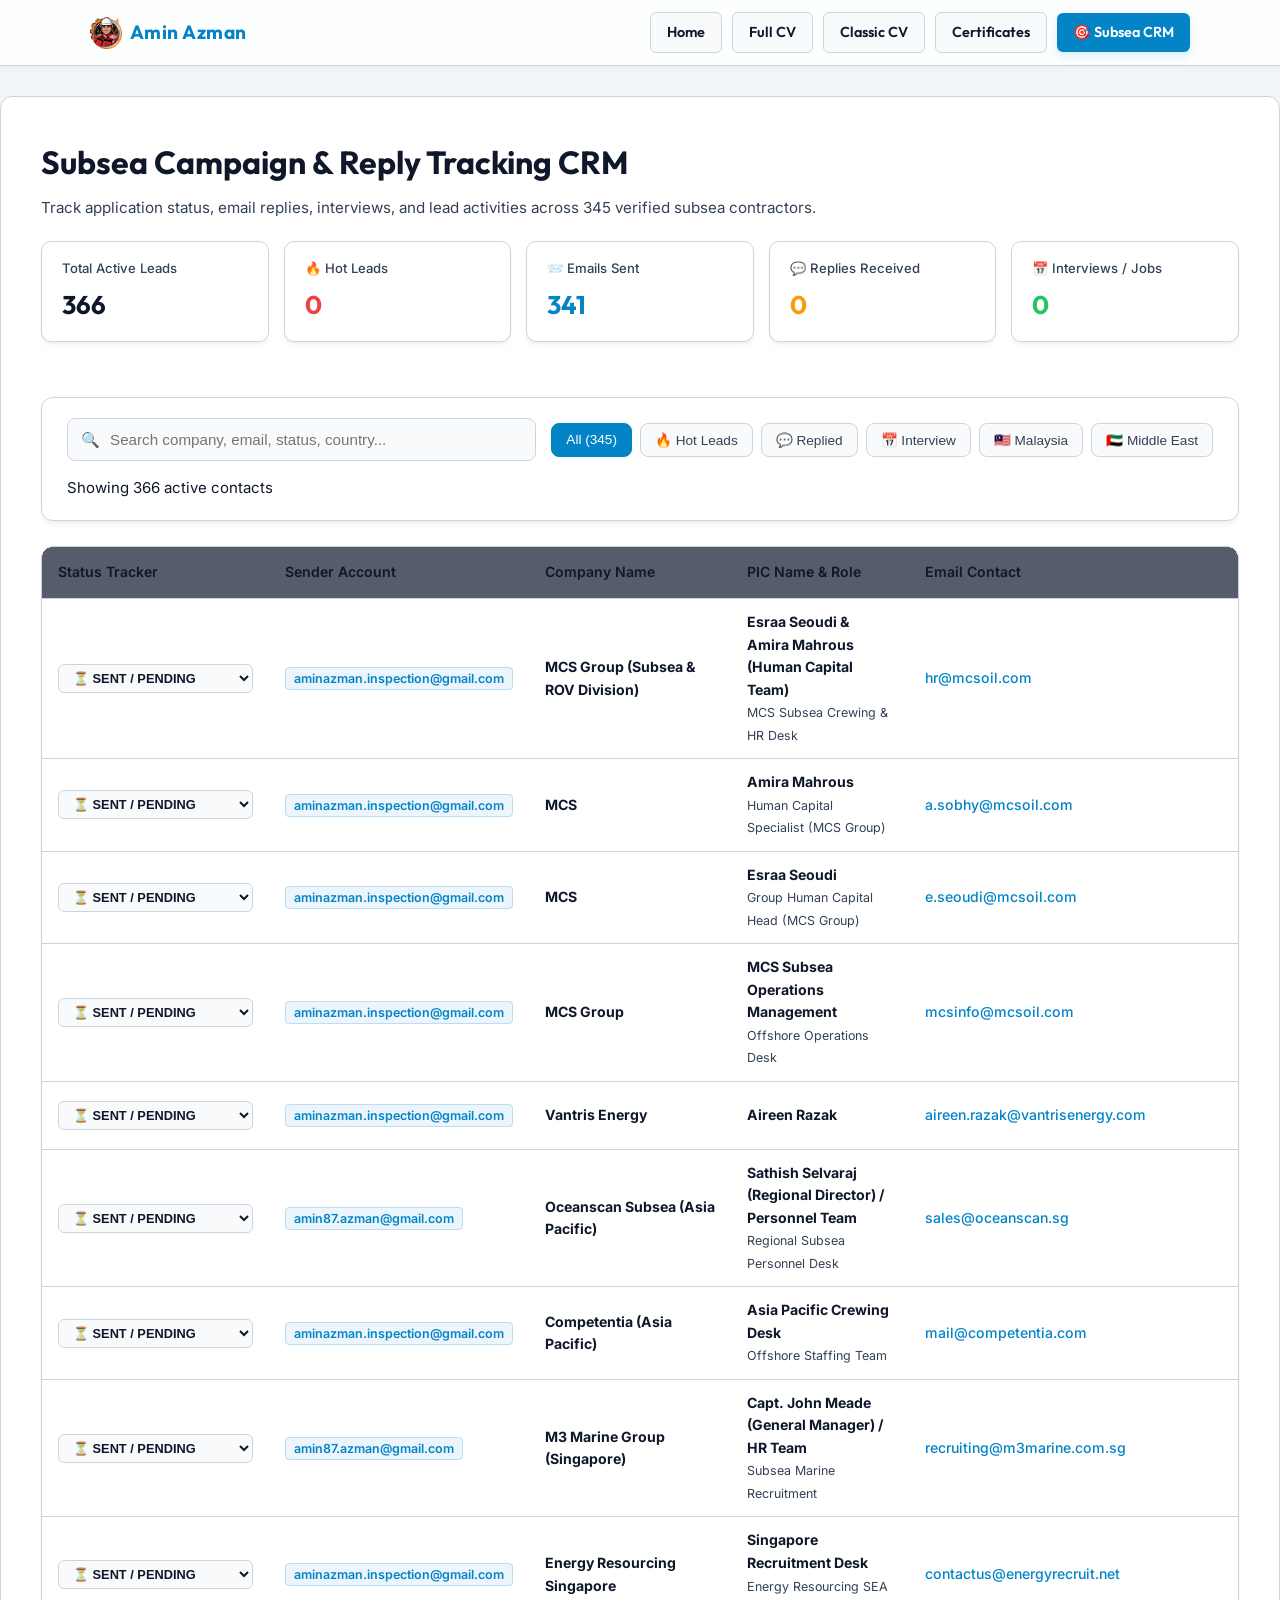
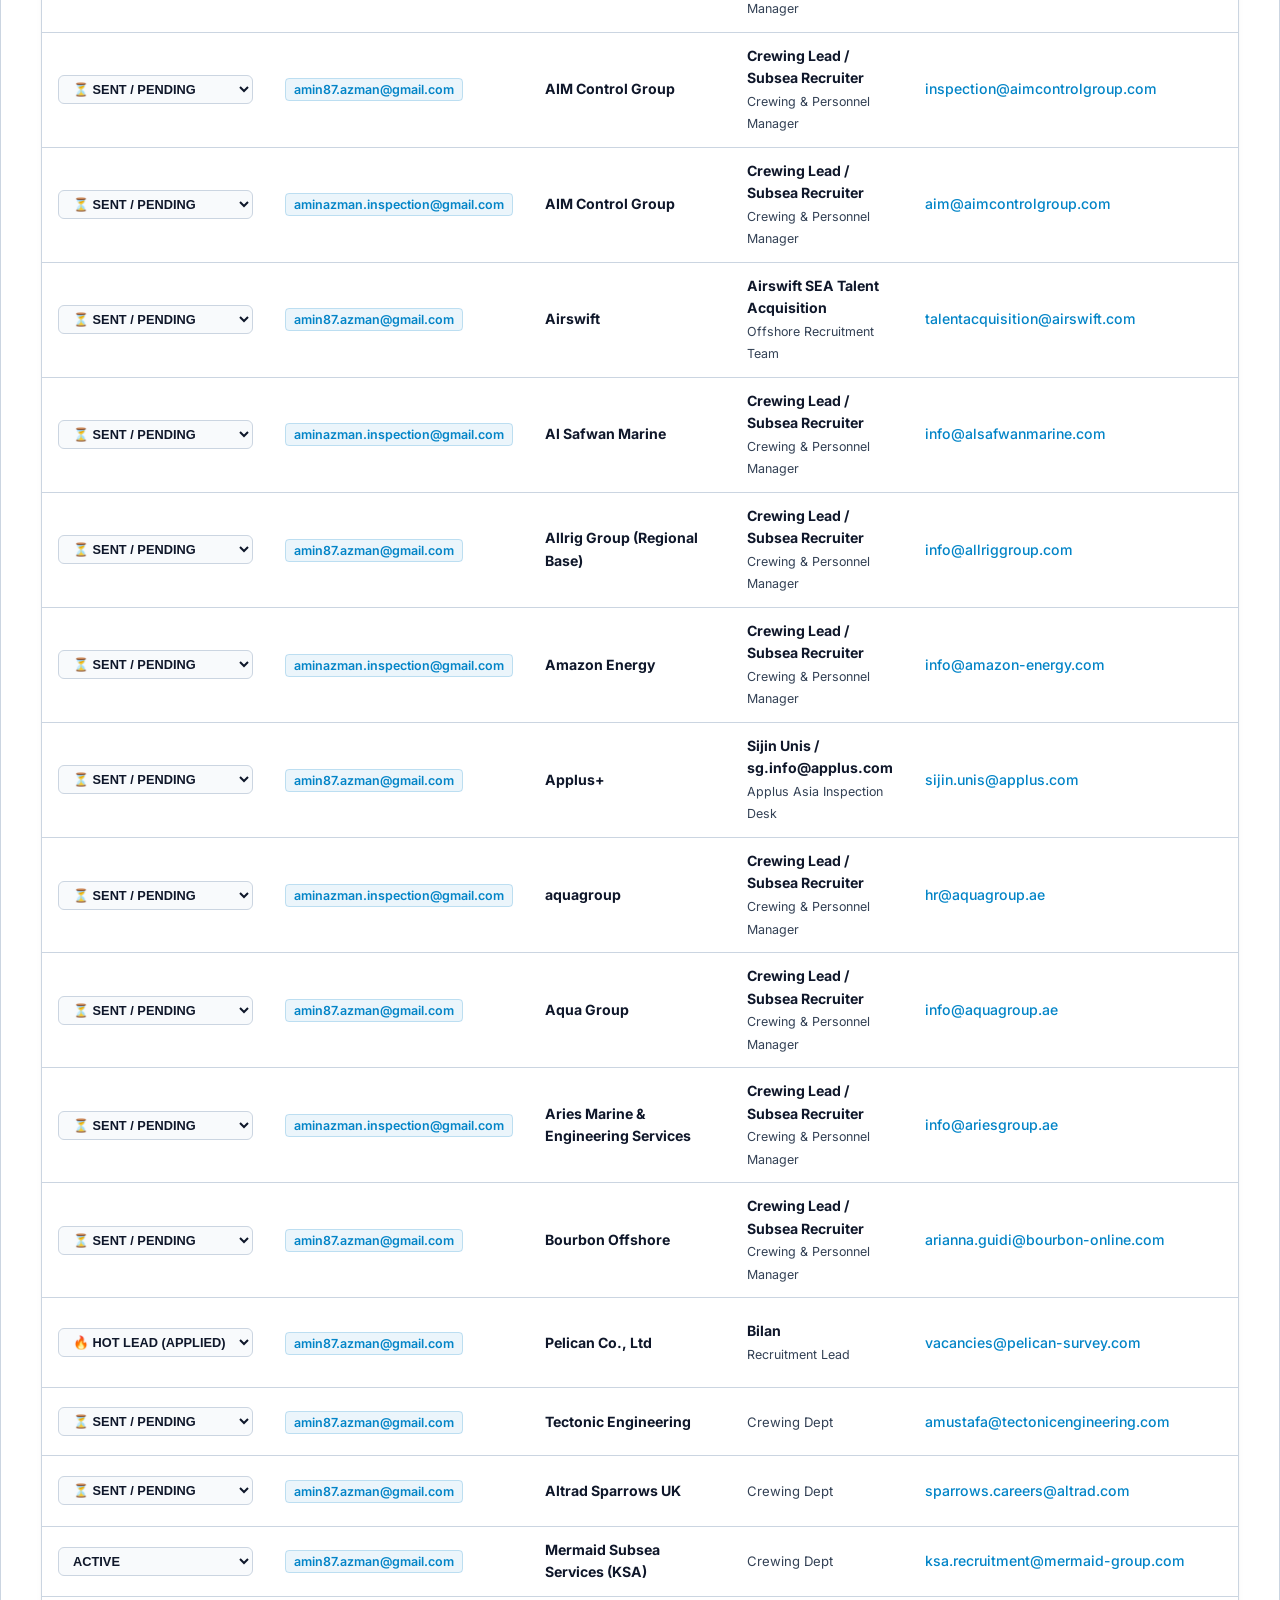
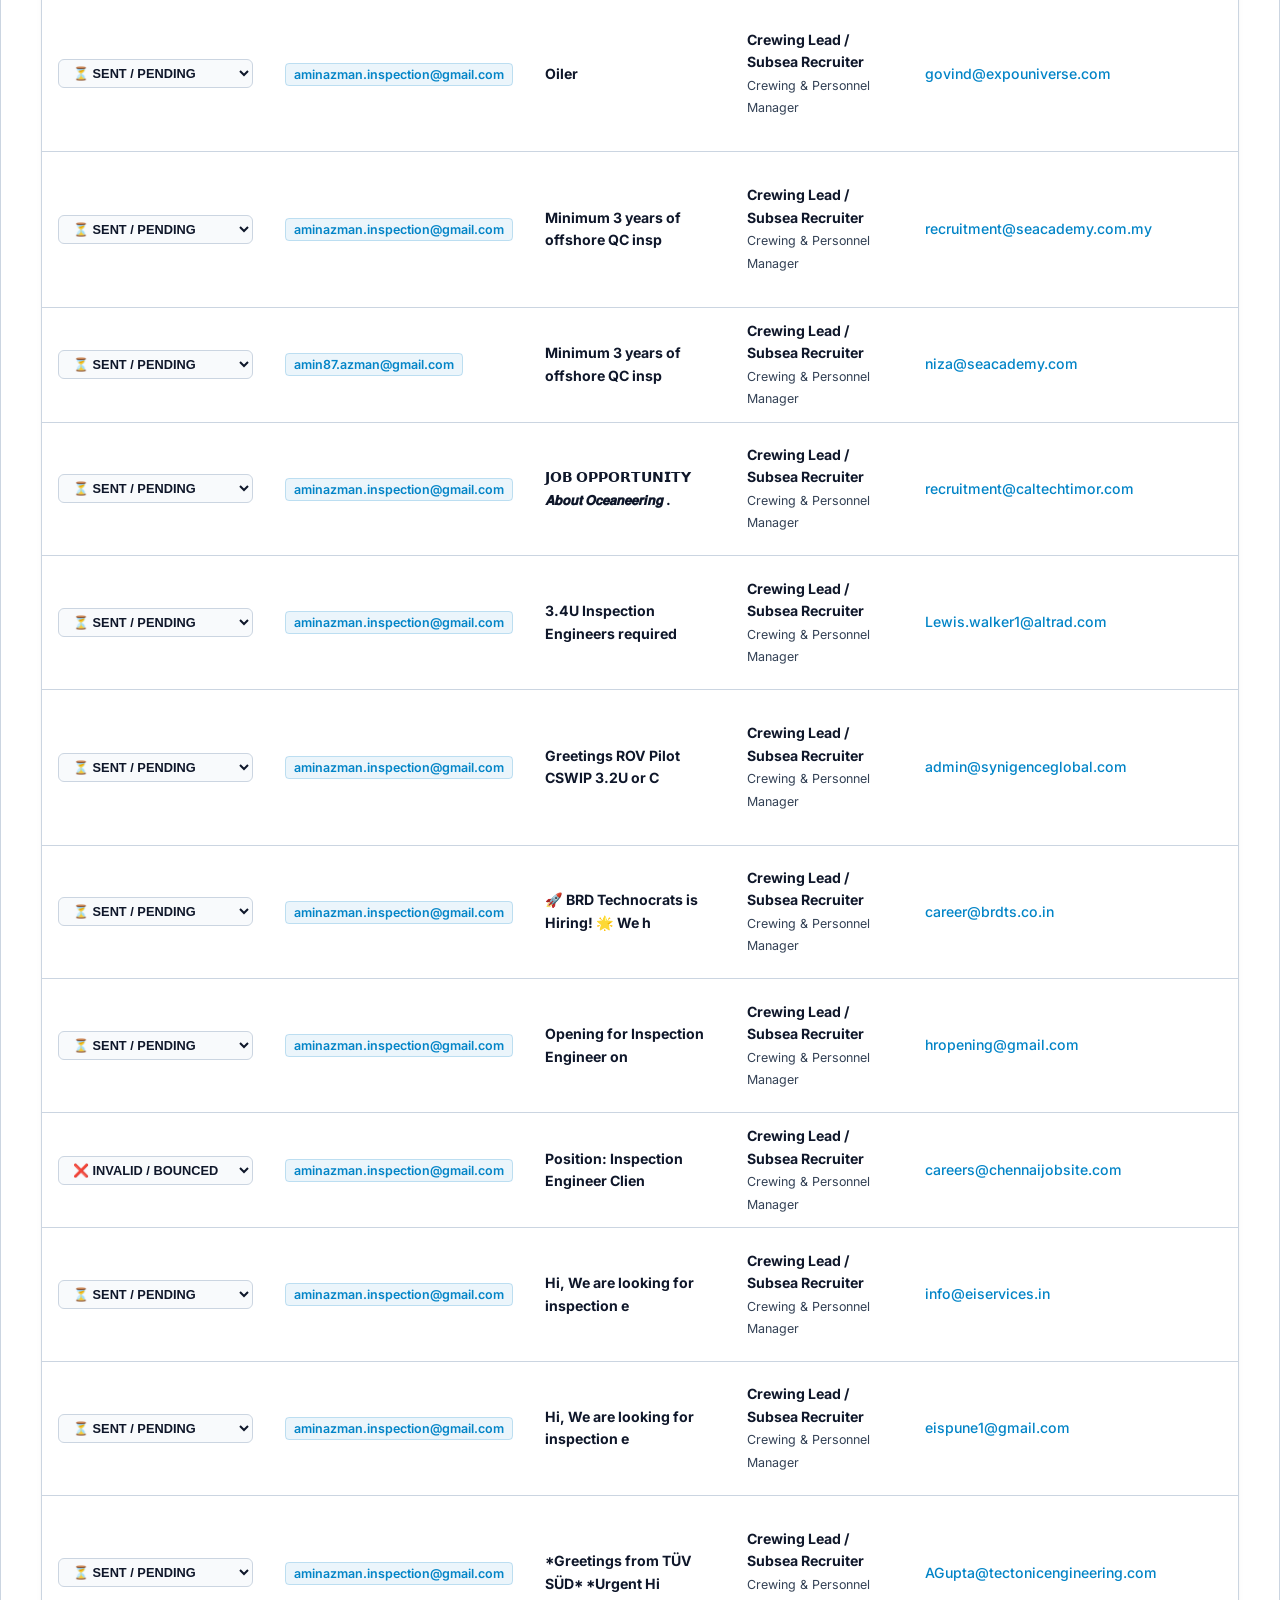
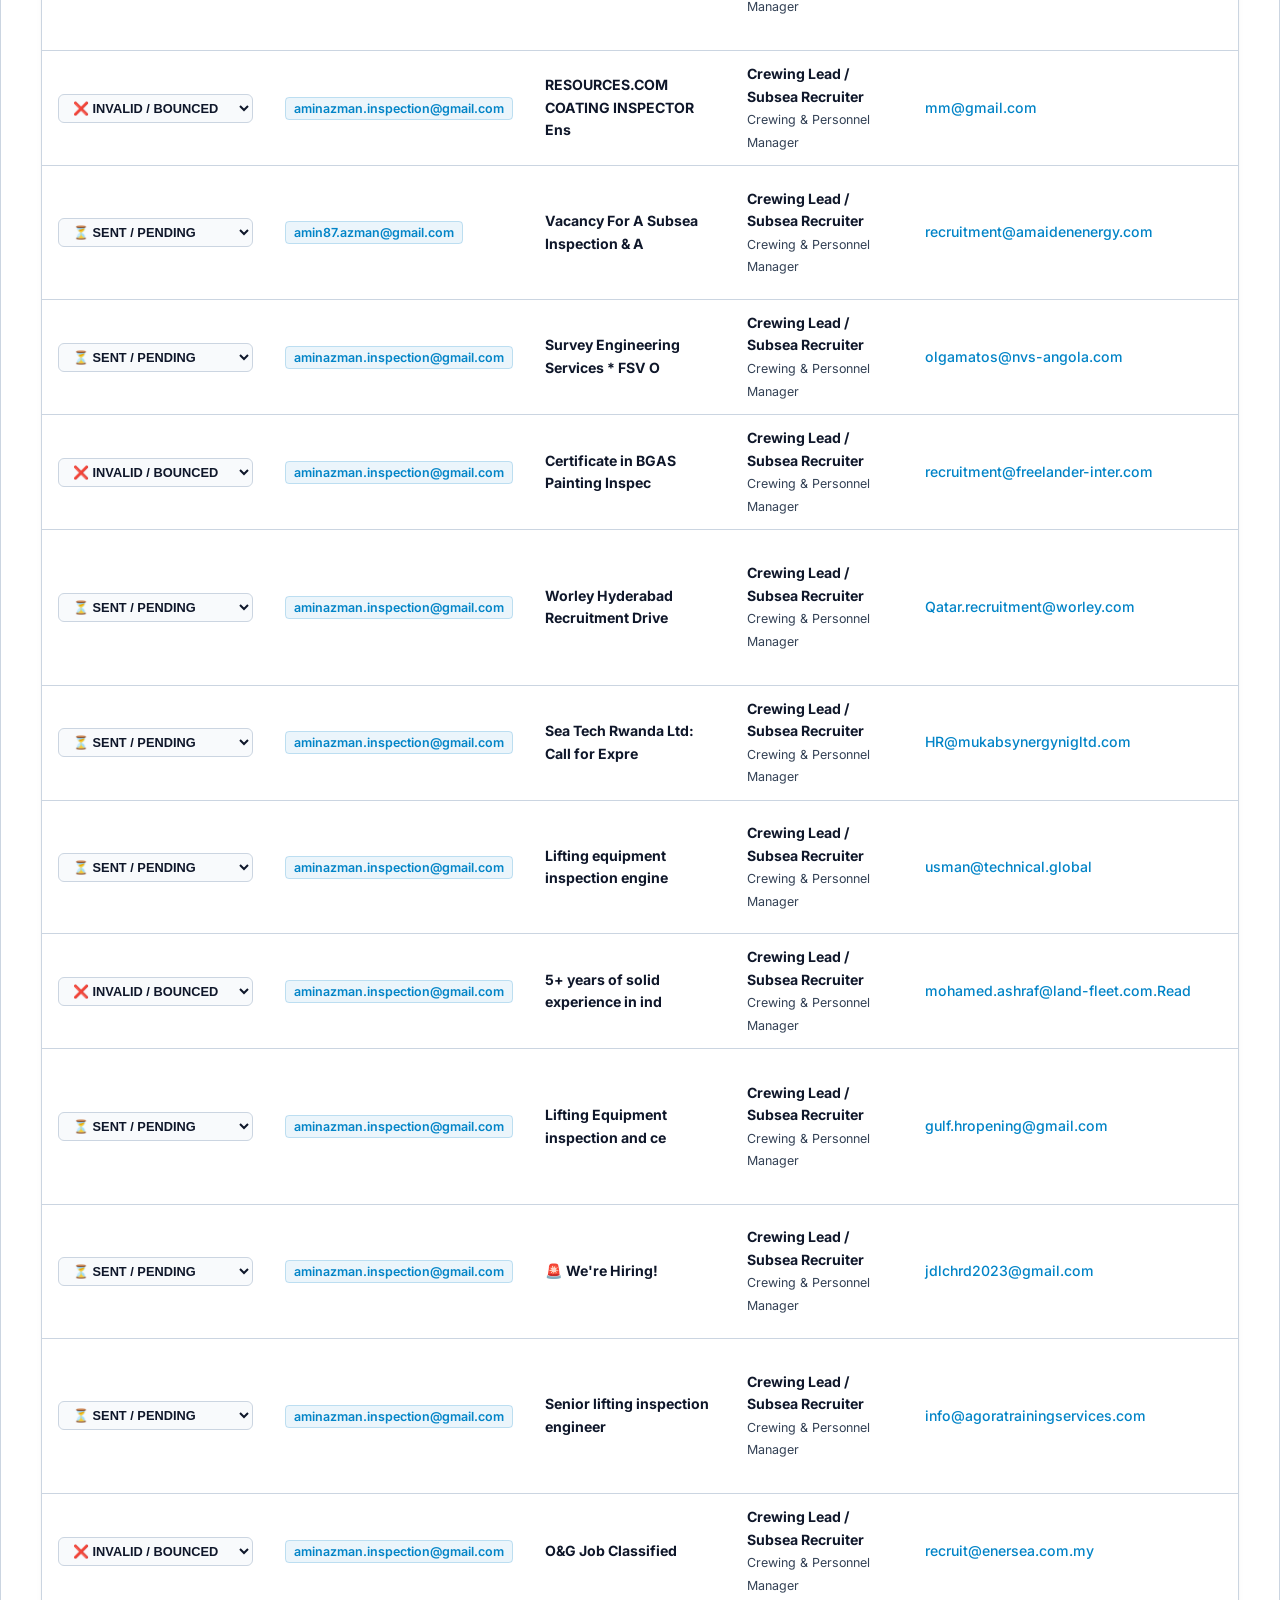
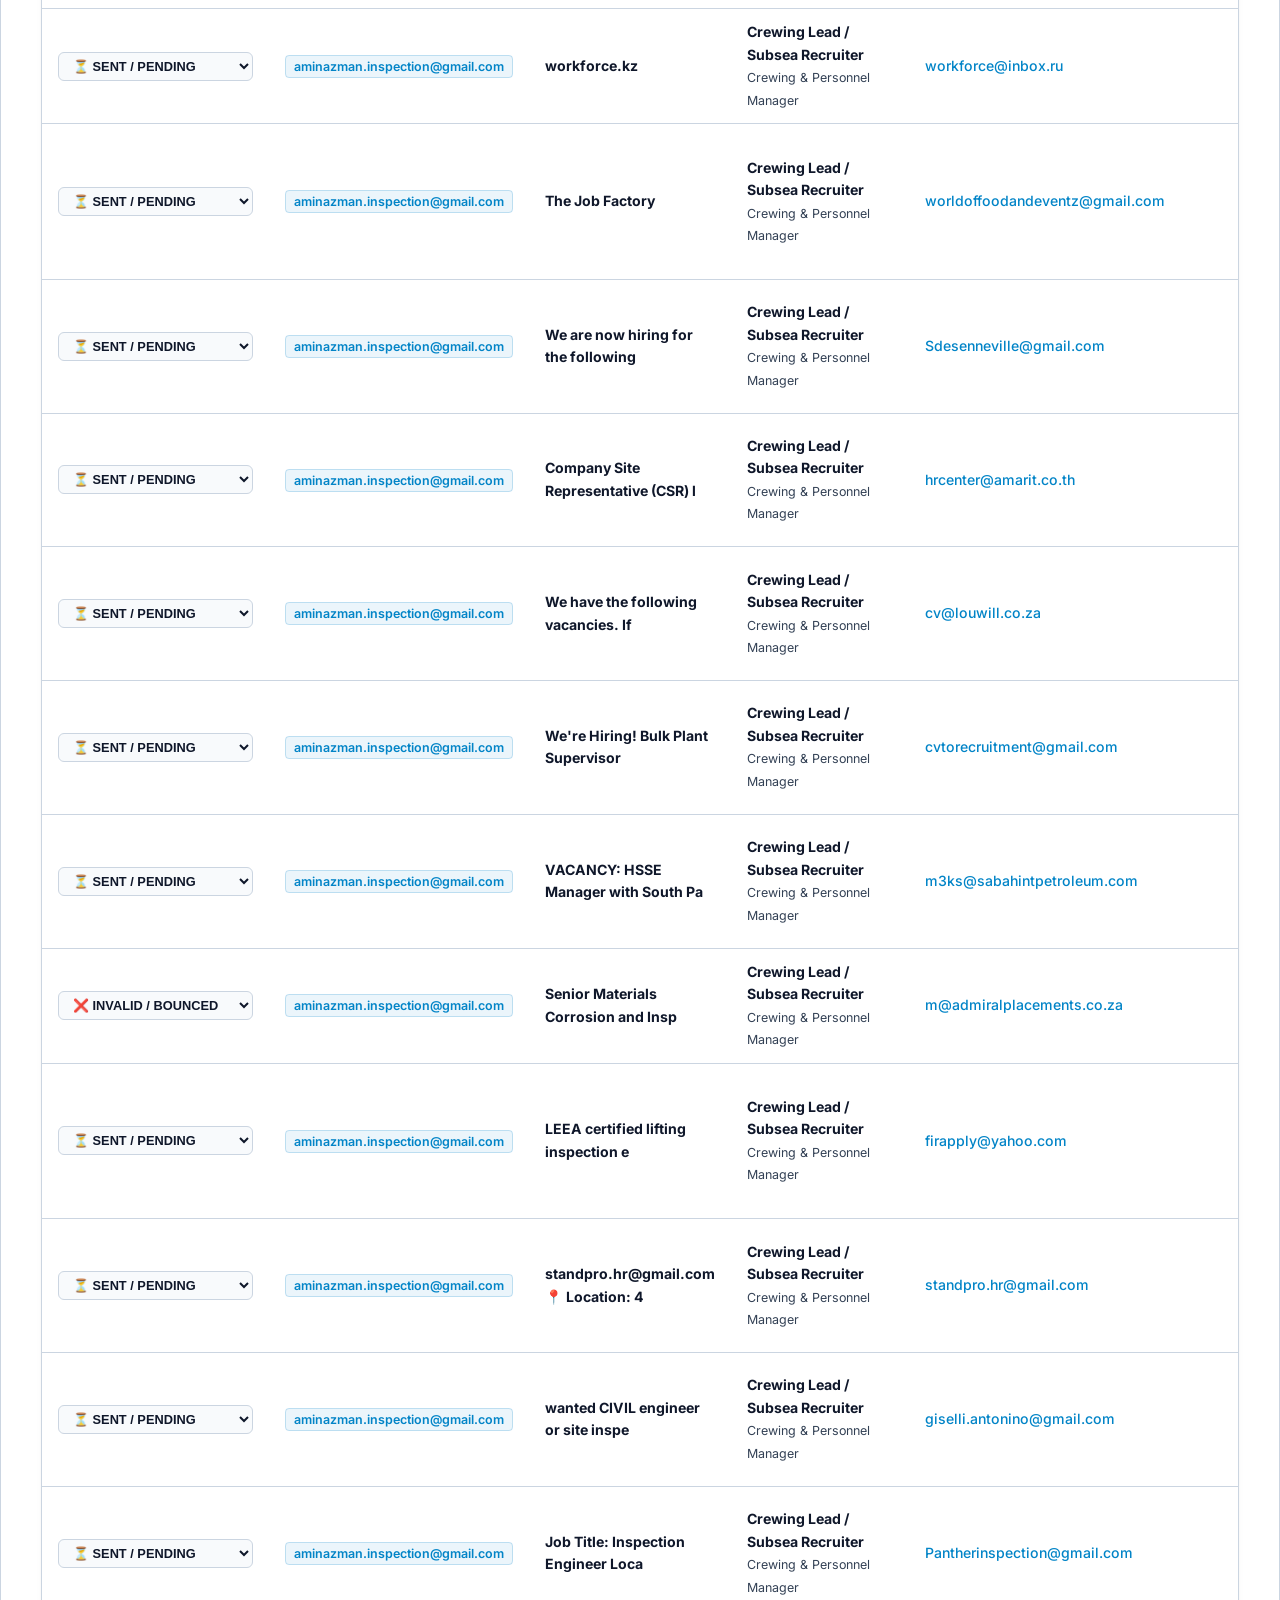
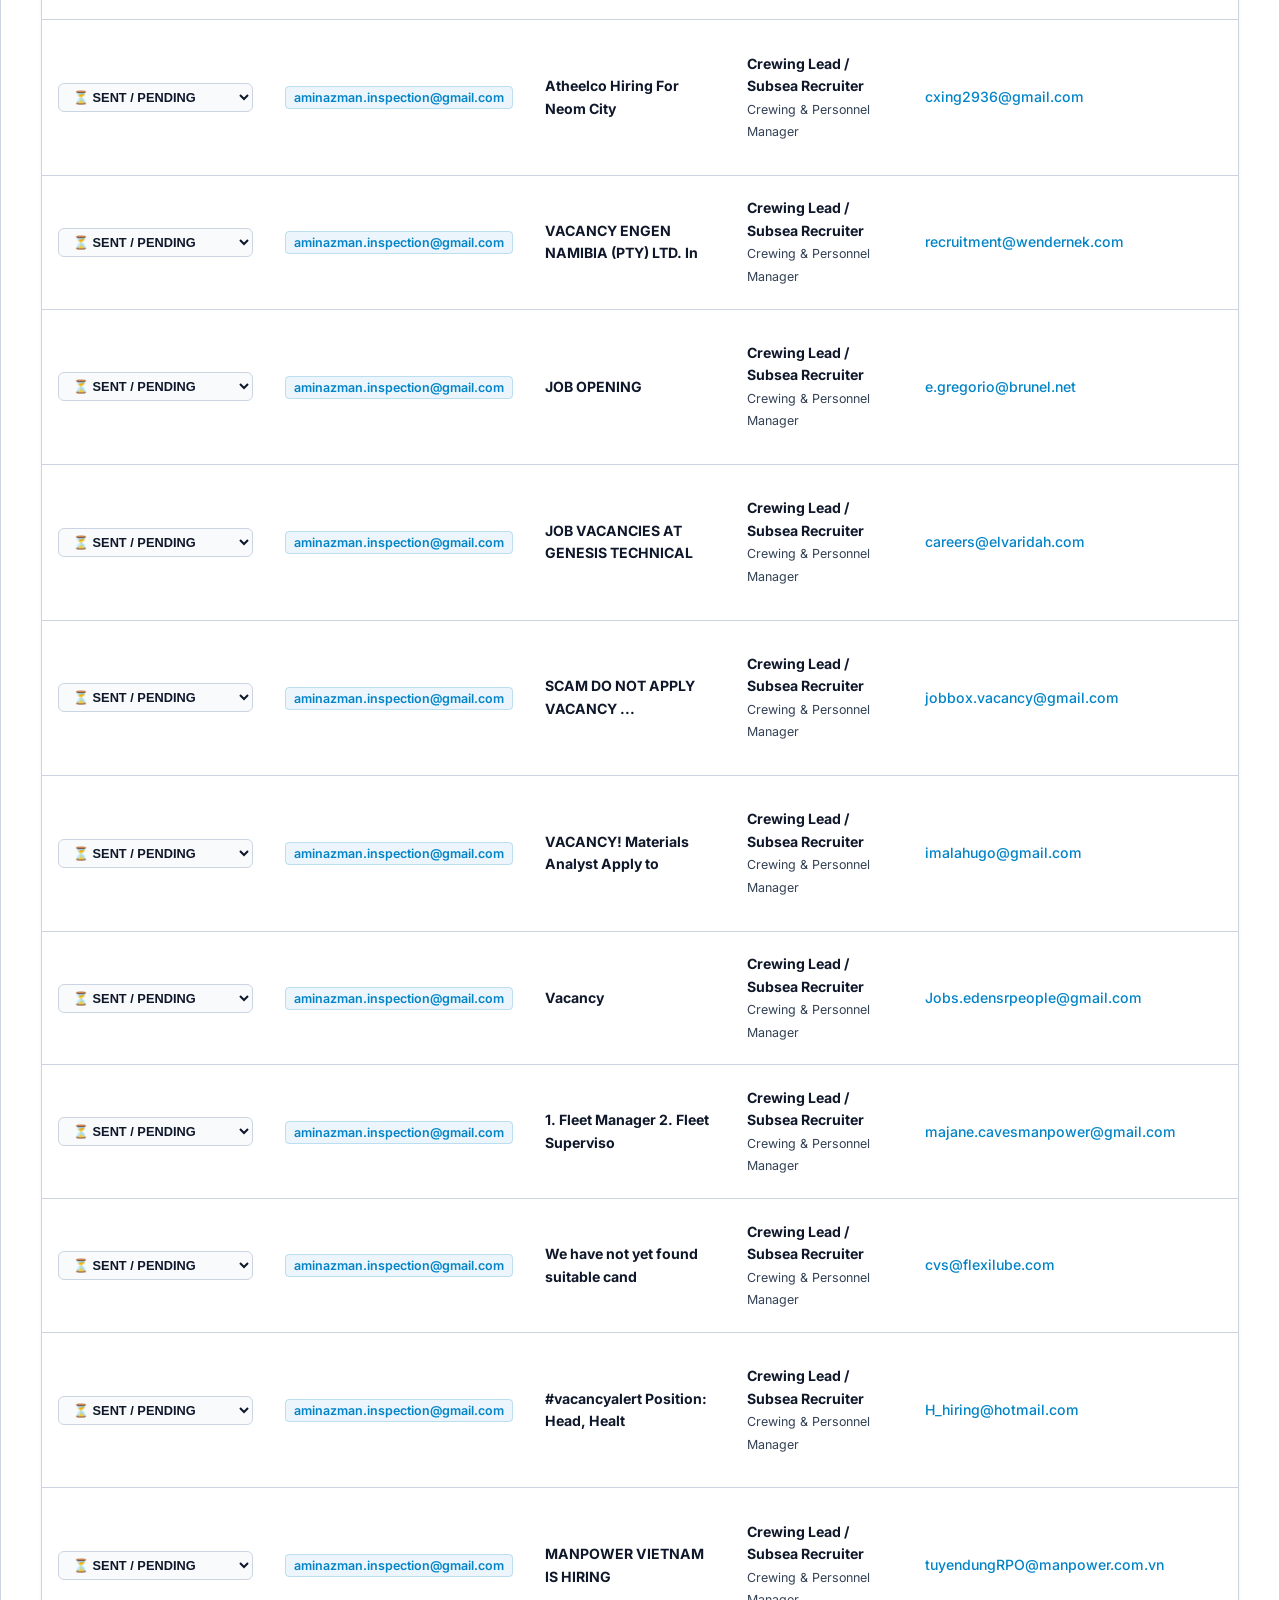
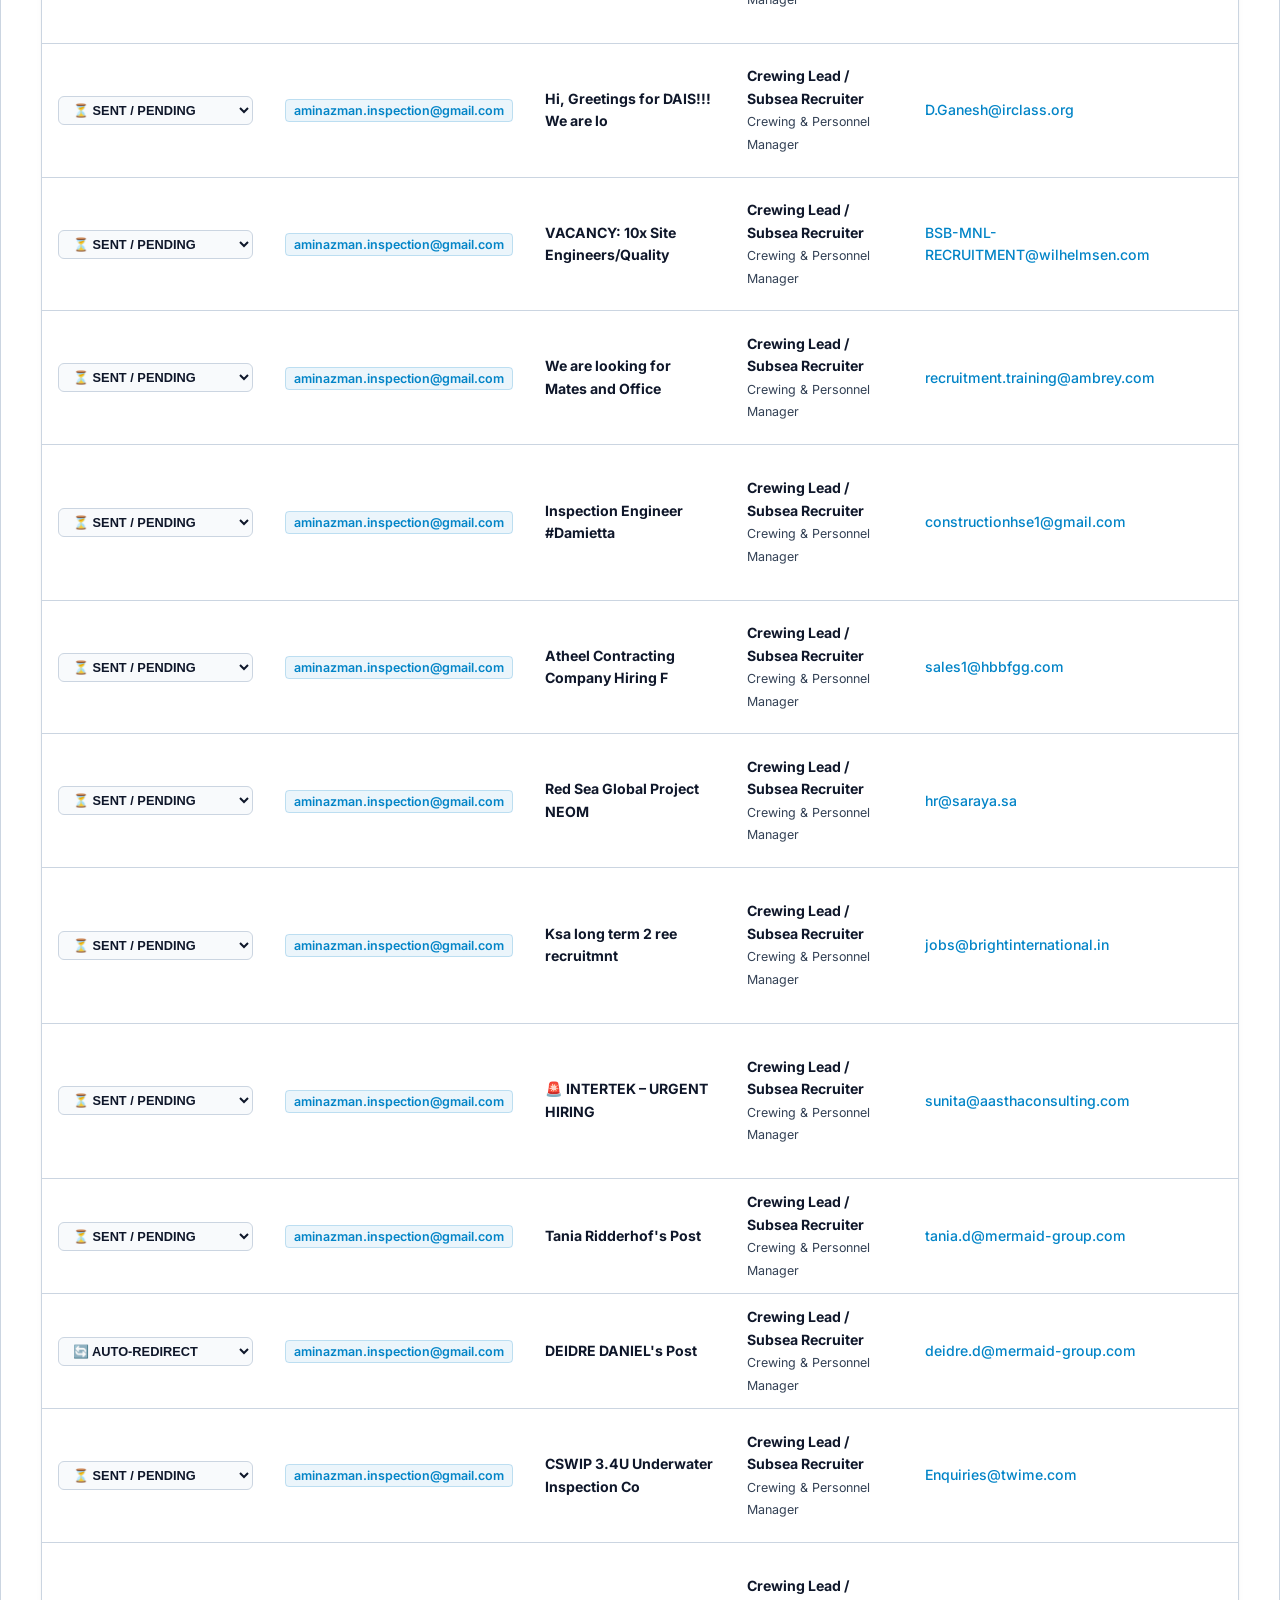
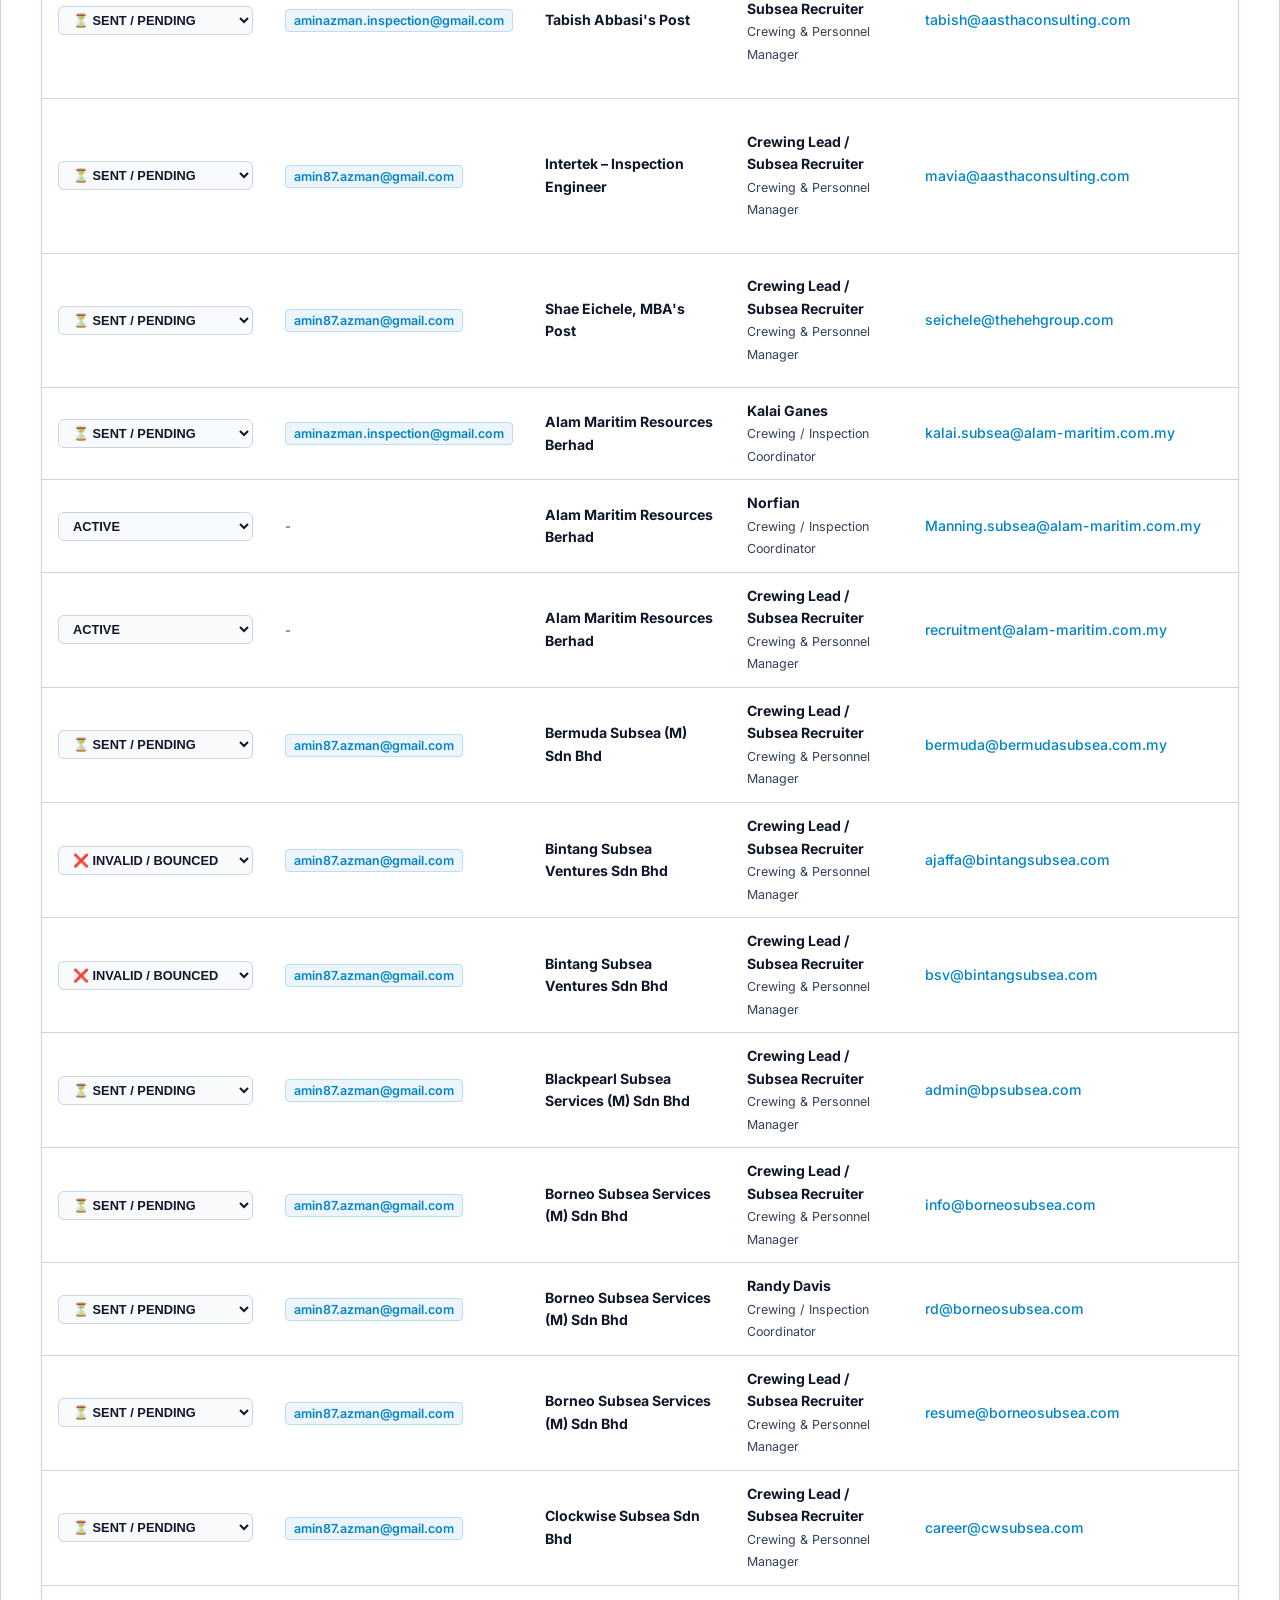
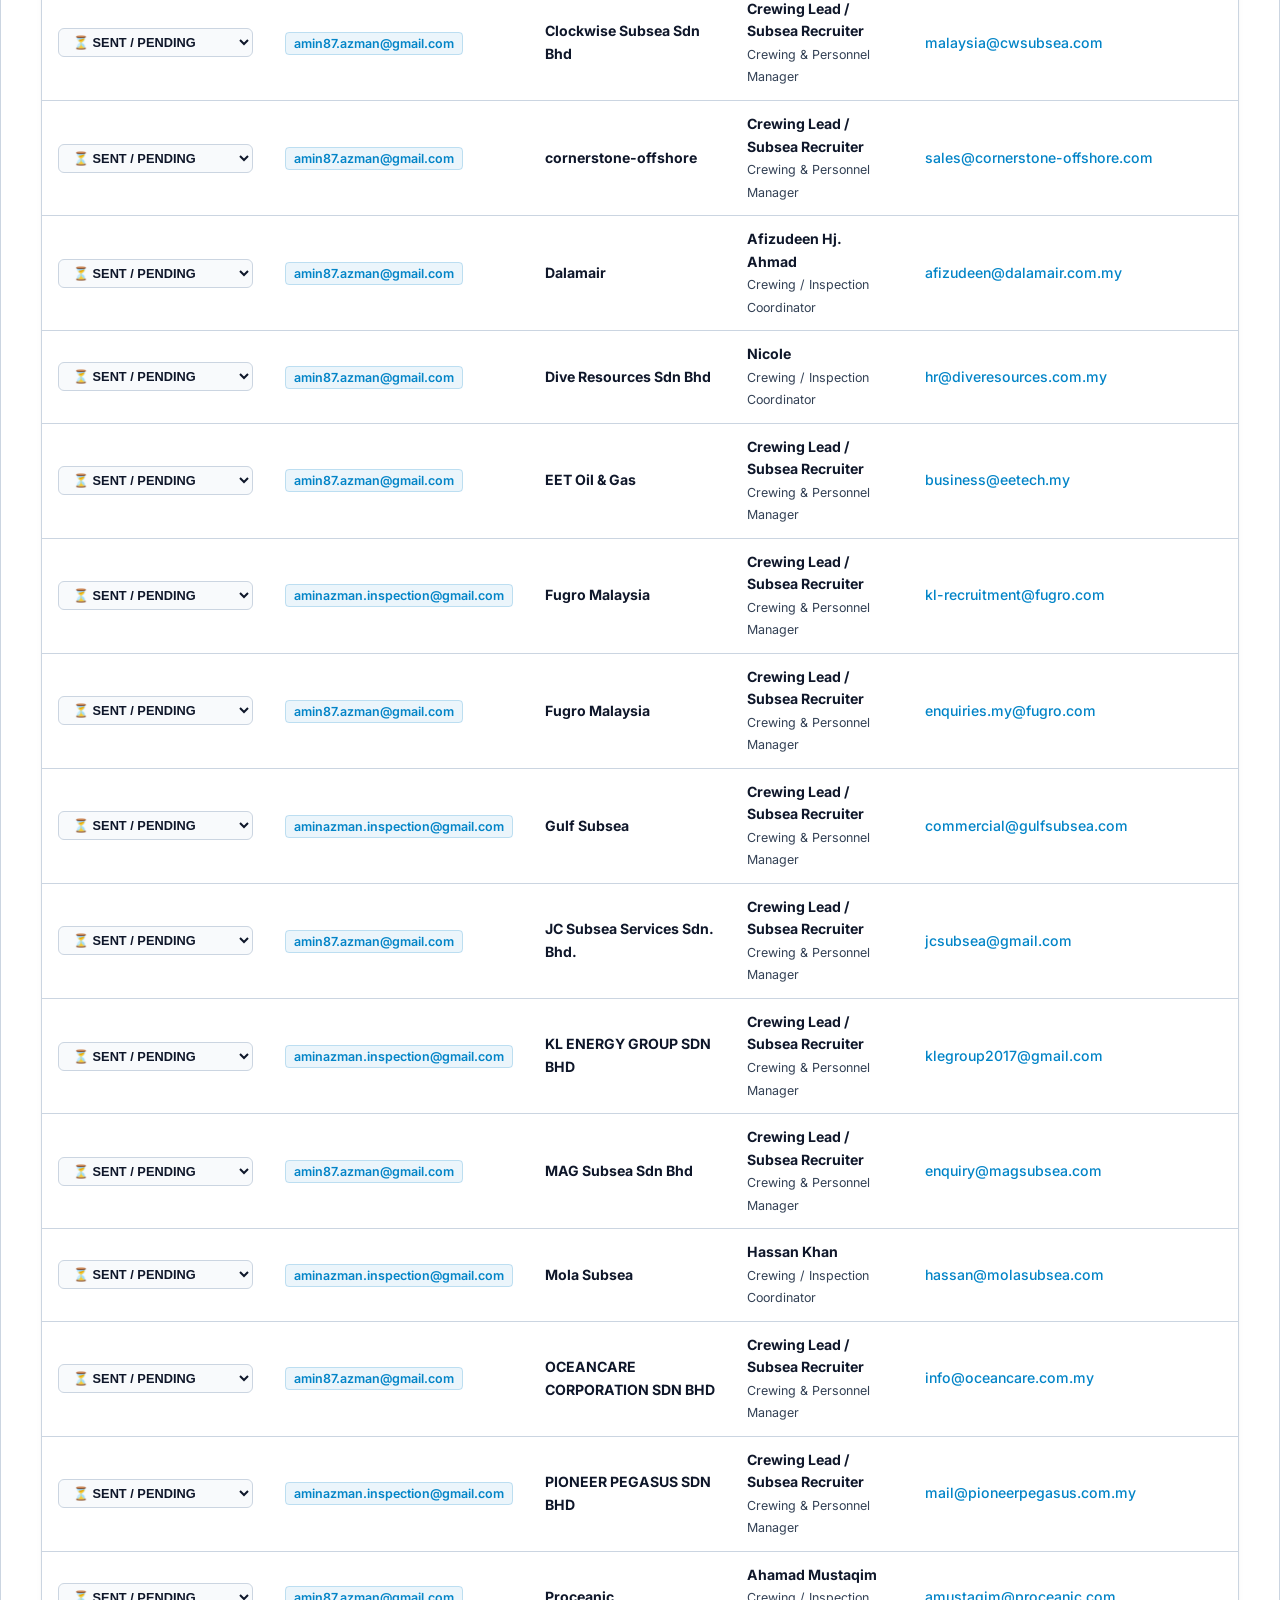
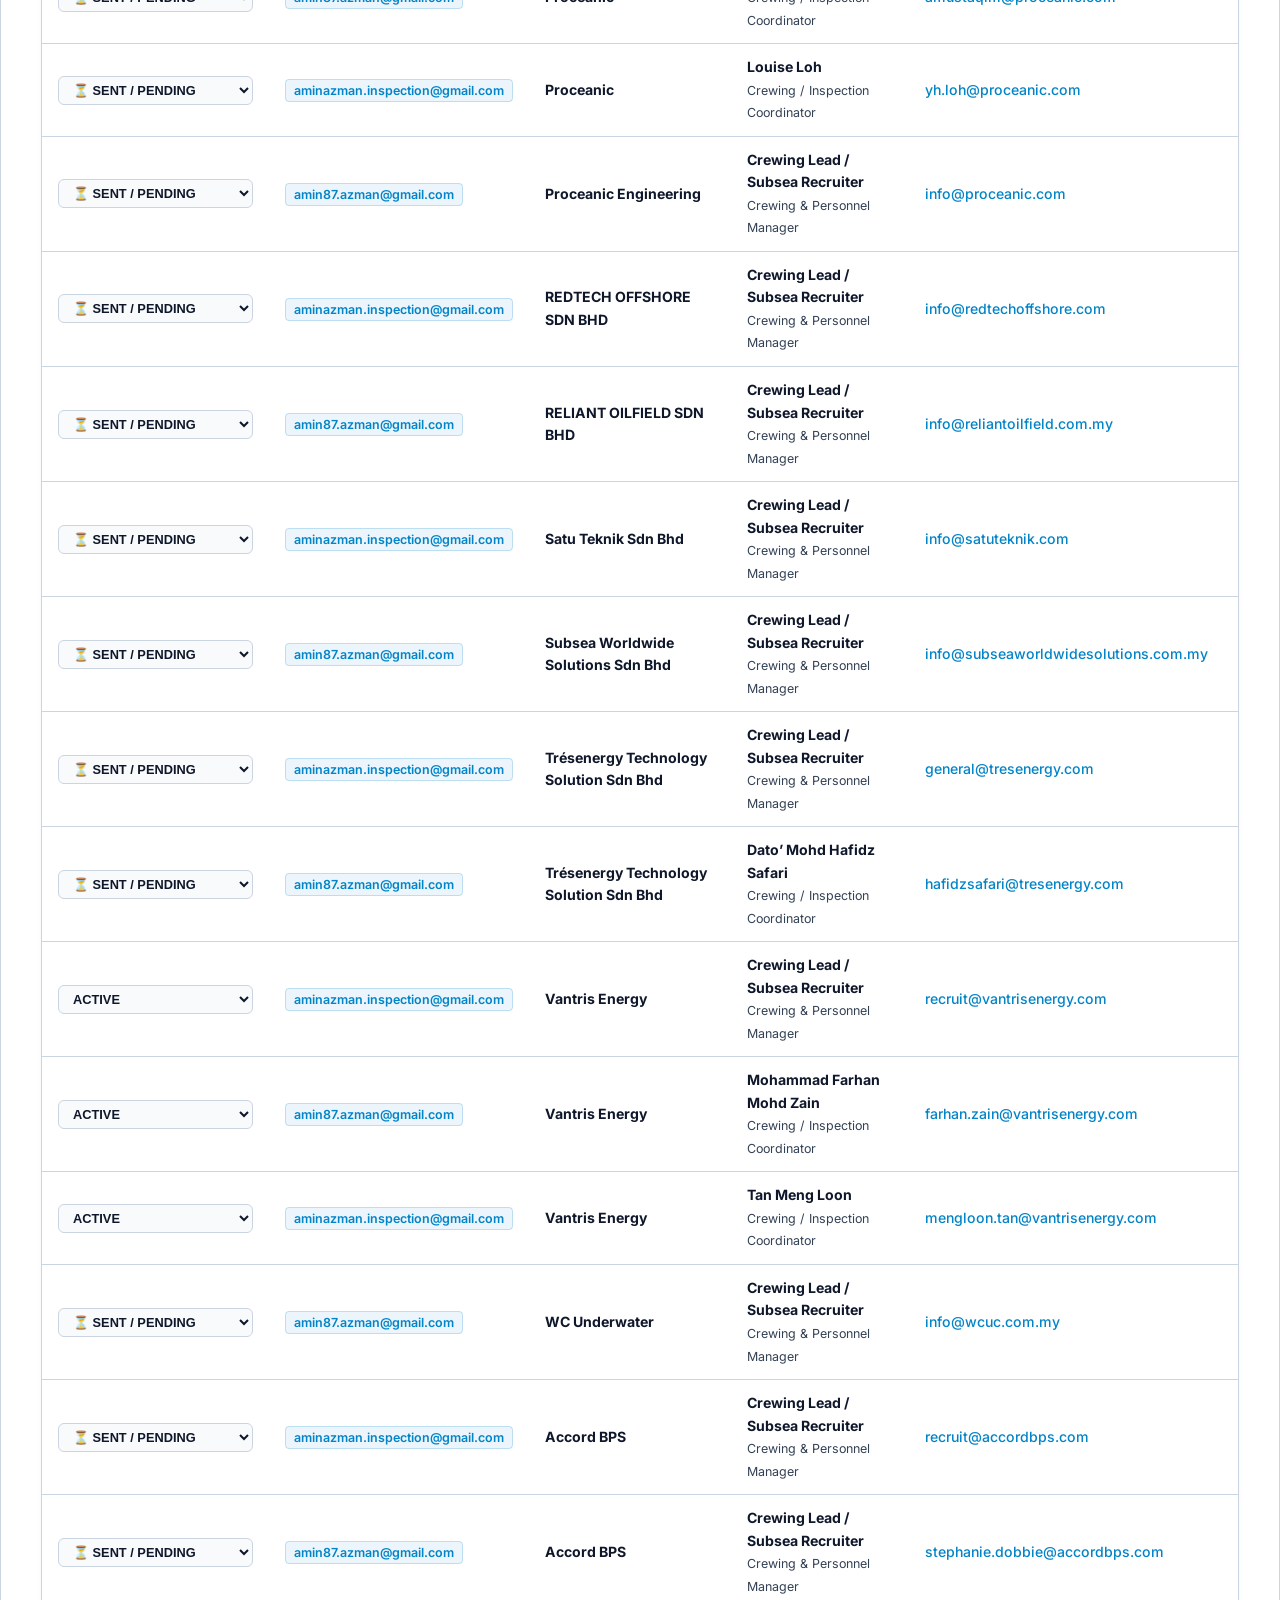
<file: contacts.html>
<!DOCTYPE html>
<html lang="en">
<head>
    <link rel="icon" type="image/png" href="favicon.png?v=1.7">
    <meta charset="UTF-8">
    <meta name="viewport" content="width=device-width, initial-scale=1.0">
    <title>Subsea Contacts & Crewing CRM v2 | Amin Azman</title>
    
    <!-- Google Fonts -->
    <link rel="preconnect" href="https://fonts.googleapis.com">
    <link rel="preconnect" href="https://fonts.gstatic.com" crossorigin>
    <link href="https://fonts.googleapis.com/css2?family=Inter:wght@300;400;500;600;700&family=Outfit:wght@400;500;600;700;800&display=swap" rel="stylesheet">
    
    <!-- Link to Stylesheet -->
    <link rel="stylesheet" href="style.css?v=2.6">
    
    <style>
        .crm-container {
            margin-top: 30px;
            margin-bottom: 50px;
            max-width: 1400px;
        }

        .crm-summary-cards {
            display: grid;
            grid-template-columns: repeat(auto-fit, minmax(200px, 1fr));
            gap: 15px;
            margin-bottom: 25px;
        }

        .summary-card {
            background: var(--bg-content);
            border: 1px solid var(--border-color);
            border-radius: 10px;
            padding: 16px 20px;
            box-shadow: var(--shadow);
        }

        .summary-card .title {
            font-size: 0.82rem;
            color: var(--text-secondary);
            font-weight: 500;
            margin-bottom: 6px;
        }

        .summary-card .number {
            font-size: 1.6rem;
            font-weight: 700;
            font-family: var(--font-header);
            color: var(--text-primary);
        }

        .crm-controls {
            background: var(--bg-content);
            border: 1px solid var(--border-color);
            border-radius: 12px;
            padding: 20px 25px;
            box-shadow: var(--shadow);
            margin-bottom: 25px;
            display: flex;
            flex-wrap: wrap;
            gap: 15px;
            align-items: center;
            justify-content: space-between;
        }

        .search-box {
            flex: 1;
            min-width: 280px;
            position: relative;
        }

        .search-box input {
            width: 100%;
            padding: 12px 18px 12px 42px;
            background: var(--bg-card);
            border: 1px solid var(--border-color);
            border-radius: 8px;
            color: var(--text-primary);
            font-size: 0.95rem;
            outline: none;
            transition: all 0.2s ease;
        }

        .search-box input:focus {
            border-color: var(--accent);
            box-shadow: 0 0 0 3px rgba(2, 132, 199, 0.15);
        }

        .search-icon {
            position: absolute;
            left: 14px;
            top: 50%;
            transform: translateY(-50%);
            color: var(--text-secondary);
        }

        .filter-group {
            display: flex;
            gap: 8px;
            flex-wrap: wrap;
        }

        .filter-btn {
            padding: 8px 14px;
            border-radius: 8px;
            border: 1px solid var(--border-color);
            background: var(--bg-card);
            color: var(--text-secondary);
            font-size: 0.85rem;
            font-weight: 500;
            cursor: pointer;
            transition: all 0.2s ease;
        }

        .filter-btn:hover, .filter-btn.active {
            background: var(--accent);
            color: #ffffff;
            border-color: var(--accent);
        }

        .table-responsive {
            background: var(--bg-content);
            border: 1px solid var(--border-color);
            border-radius: 12px;
            overflow-x: auto;
            box-shadow: var(--shadow);
        }

        .crm-table {
            width: 100%;
            border-collapse: collapse;
            text-align: left;
            font-size: 0.88rem;
        }

        .crm-table th {
            background: rgba(15, 23, 42, 0.7);
            padding: 14px 16px;
            font-weight: 600;
            color: var(--text-primary);
            border-bottom: 1px solid var(--border-color);
            white-space: nowrap;
        }

        .crm-table td {
            padding: 12px 16px;
            border-bottom: 1px solid var(--border-color);
            color: var(--text-primary);
            vertical-align: middle;
        }

        .crm-table tr:hover {
            background: rgba(255, 255, 255, 0.02);
        }

        .status-select {
            padding: 5px 10px;
            border-radius: 6px;
            background: var(--bg-card);
            border: 1px solid var(--border-color);
            color: var(--text-primary);
            font-size: 0.8rem;
            font-weight: 600;
            cursor: pointer;
            outline: none;
        }

        .badge-status {
            padding: 4px 10px;
            border-radius: 20px;
            font-size: 0.76rem;
            font-weight: 600;
            display: inline-block;
            white-space: nowrap;
        }

        .status-hot { background: #FEE2E2; color: #991B1B; border: 1px solid #FCA5A5; }
        .status-replied { background: #FEF3C7; color: #92400E; border: 1px solid #FCD34D; }
        .status-interview { background: #D1FAE5; color: #065F46; border: 1px solid #6EE7B7; }
        .status-sent { background: #E0F2FE; color: #0369A1; border: 1px solid #BAE6FD; }
        .status-active { background: rgba(255,255,255,0.05); color: var(--text-secondary); border: 1px solid var(--border-color); }

        .btn-copy {
            padding: 6px 10px;
            background: var(--bg-card);
            border: 1px solid var(--border-color);
            border-radius: 6px;
            color: var(--text-primary);
            cursor: pointer;
            font-size: 0.78rem;
            display: inline-flex;
            align-items: center;
            gap: 4px;
            transition: all 0.2s ease;
        }

        .btn-copy:hover {
            background: var(--accent);
            color: #ffffff;
            border-color: var(--accent);
        }
    </style>
</head>
<body>

    <!-- Top Action Bar -->
    <header class="no-print action-bar">
        <div class="container bar-content">
            <div class="logo-container" style="display: flex; align-items: center; gap: 8px;">
                <img src="logo.png" alt="Amin Azman Logo" style="height: 32px; width: auto; display: block;">
                <span class="logo-text" style="font-family: var(--font-header); font-weight: 700; font-size: 1.2rem; color: var(--accent); letter-spacing: 0.5px;">Amin Azman</span>
            </div>
            <div class="actions">
                <a href="index.html" class="btn-print" style="background: var(--bg-card); color: var(--text-primary); border: 1px solid var(--border-color); text-decoration: none; display: inline-flex; align-items: center; justify-content: center; box-shadow: none;">Home</a>
                <a href="full_cv.html" class="btn-print" style="background: var(--bg-card); color: var(--text-primary); border: 1px solid var(--border-color); text-decoration: none; display: inline-flex; align-items: center; justify-content: center; box-shadow: none;">Full CV</a>
                <a href="classic_cv.html" class="btn-print" style="background: var(--bg-card); color: var(--text-primary); border: 1px solid var(--border-color); text-decoration: none; display: inline-flex; align-items: center; justify-content: center; box-shadow: none;">Classic CV</a>
                <a href="certificates.html" class="btn-print" style="background: var(--bg-card); color: var(--text-primary); border: 1px solid var(--border-color); text-decoration: none; display: inline-flex; align-items: center; justify-content: center; box-shadow: none;">Certificates</a>
                <a href="contacts.html" class="btn-print" style="background: var(--accent); color: #ffffff; border: none; text-decoration: none; display: inline-flex; align-items: center; justify-content: center; gap: 6px;">
                    🎯 Subsea CRM
                </a>
            </div>
        </div>
    </header>

    <div class="container cv-wrapper crm-container">
        <div style="margin-bottom: 20px;">
            <h1 style="font-family: var(--font-header); font-size: 2rem; color: var(--text-primary); margin-bottom: 8px;">Subsea Campaign & Reply Tracking CRM</h1>
            <p style="color: var(--text-secondary); font-size: 0.95rem;">Track application status, email replies, interviews, and lead activities across 345 verified subsea contractors.</p>
        </div>

        <!-- Summary Metric Cards -->
        <div class="crm-summary-cards">
            <div class="summary-card">
                <div class="title">Total Active Leads</div>
                <div class="number" id="statTotal">345</div>
            </div>
            <div class="summary-card">
                <div class="title">🔥 Hot Leads</div>
                <div class="number" style="color: #ef4444;" id="statHot">61</div>
            </div>
            <div class="summary-card">
                <div class="title">📨 Emails Sent</div>
                <div class="number" style="color: #0284c7;" id="statSent">0</div>
            </div>
            <div class="summary-card">
                <div class="title">💬 Replies Received</div>
                <div class="number" style="color: #f59e0b;" id="statReplies">0</div>
            </div>
            <div class="summary-card">
                <div class="title">📅 Interviews / Jobs</div>
                <div class="number" style="color: #22c55e;" id="statInterviews">0</div>
            </div>
        </div>

        <!-- Controls & Filters -->
        <div class="crm-controls">
            <div class="search-box">
                <span class="search-icon">🔍</span>
                <input type="text" id="searchInput" placeholder="Search company, email, status, country..." onkeyup="filterContacts()">
            </div>
            
            <div class="filter-group">
                <button class="filter-btn active" onclick="setFilter('ALL', this)">All (345)</button>
                <button class="filter-btn" onclick="setFilter('HOT', this)">🔥 Hot Leads</button>
                <button class="filter-btn" onclick="setFilter('REPLIED', this)">💬 Replied</button>
                <button class="filter-btn" onclick="setFilter('INTERVIEW', this)">📅 Interview</button>
                <button class="filter-btn" onclick="setFilter('MY', this)">🇲🇾 Malaysia</button>
                <button class="filter-btn" onclick="setFilter('ME', this)">🇦🇪 Middle East</button>
            </div>

            <div class="stats-counter" id="statsCount">Showing 345 contacts</div>
        </div>

        <!-- Data Table -->
        <div class="table-responsive">
            <table class="crm-table">
                <thead>
                    <tr>
                        <th>Status Tracker</th>
                        <th>Sender Account</th>
                        <th>Company Name</th>
                        <th>PIC Name & Role</th>
                        <th>Email Contact</th>
                        <th>Country</th>
                        <th>Region</th>
                        <th>Remark / Reply Log</th>
                        <th>Action</th>
                    </tr>
                </thead>
                <tbody id="contactsTableBody">
                    <!-- Populated via JavaScript -->
                </tbody>
            </table>
        </div>
    </div>

    <script>
        let allContacts = [];
        let currentFilter = 'ALL';

        async function loadContacts() {
            try {
                const response = await fetch('contacts_data.json');
                allContacts = await response.json();
                updateSummaryStats();
                renderTable(allContacts);
            } catch (error) {
                console.error('Error loading contacts_data.json:', error);
            }
        }

        function updateSummaryStats() {
            let total = allContacts.length;
            let hot = allContacts.filter(c => c.status === '🔥 HOT LEAD').length;
            let sent = allContacts.filter(c => String(c.sent).toUpperCase() === 'TRUE').length;
            let replies = allContacts.filter(c => c.status === '💬 REPLIED').length;
            let interviews = allContacts.filter(c => c.status === '📅 INTERVIEW').length;

            document.getElementById('statTotal').innerText = total;
            document.getElementById('statHot').innerText = hot;
            document.getElementById('statSent').innerText = sent;
            document.getElementById('statReplies').innerText = replies;
            document.getElementById('statInterviews').innerText = interviews;
        }

        function renderTable(data) {
            const tbody = document.getElementById('contactsTableBody');
            tbody.innerHTML = '';

            data.forEach((item, index) => {
                const tr = document.createElement('tr');

                const emailLink = item.email ? `<a href="mailto:${item.email}" style="color: var(--accent); text-decoration: none; font-weight: 500;">${item.email}</a>` : '<span style="color: var(--text-secondary);">-</span>';
                
                const picInfo = item.pic_name ? `<strong>${item.pic_name}</strong><br><span style="font-size:0.78rem; color:var(--text-secondary);">${item.job_title || ''}</span>` : `<span style="color:var(--text-secondary); font-size:0.82rem;">${item.job_title || 'Crewing Dept'}</span>`;

                const senderAcc = item.sender_email ? `<span style="font-size:0.78rem; font-weight:600; color:#0284c7; background:rgba(2,132,199,0.08); padding:3px 8px; border-radius:4px; border:1px solid rgba(2,132,199,0.2);">${item.sender_email}</span>` : '<span style="color:var(--text-secondary); font-size:0.8rem;">-</span>';

                const statusOptions = [
                    'ACTIVE', '🔥 HOT LEAD', '🔥 HOT LEAD (APPLIED)', '⏳ SENT / PENDING', 
                    '💬 REPLIED', '📅 INTERVIEW', '❌ INVALID / BOUNCED', '🔄 AUTO-REDIRECT'
                ];
                let selectHtml = `<select class="status-select" onchange="updateStatus(${index}, this.value)">`;
                statusOptions.forEach(opt => {
                    const isSel = (item.status && item.status.includes(opt.replace('🔥 ', '').replace('⏳ ', '').replace('💬 ', '').replace('📅 ', '').replace('❌ ', '').replace('🔄 ', ''))) ? 'selected' : '';
                    selectHtml += `<option value="${opt}" ${isSel}>${opt}</option>`;
                });
                selectHtml += `</select>`;

                tr.innerHTML = `
                    <td>${selectHtml}</td>
                    <td>${senderAcc}</td>
                    <td><strong>${item.company}</strong></td>
                    <td>${picInfo}</td>
                    <td>${emailLink}</td>
                    <td><span style="font-weight: 500;">${item.country || 'Global'}</span></td>
                    <td><span style="font-weight: 600; font-size:0.82rem;">${item.region}</span></td>
                    <td style="max-width: 250px; white-space: normal; color: var(--text-secondary); font-size: 0.85rem;">${item.remark || '-'}</td>
                    <td>
                        ${item.email ? `<button class="btn-copy" onclick="copyToClipboard('${item.email}', this)">📋 Copy</button>` : ''}
                    </td>
                `;
                tbody.appendChild(tr);
            });

            document.getElementById('statsCount').innerText = `Showing ${data.length} active contacts`;
        }

        function updateStatus(index, newStatus) {
            allContacts[index].status = newStatus;
            updateSummaryStats();
            console.log(`Updated index ${index} status to ${newStatus}`);
        }

        function filterContacts() {
            const query = document.getElementById('searchInput').value.toLowerCase();
            
            const filtered = allContacts.filter(item => {
                const matchesQuery = 
                    (item.company && item.company.toLowerCase().includes(query)) ||
                    (item.email && item.email.toLowerCase().includes(query)) ||
                    (item.pic_name && item.pic_name.toLowerCase().includes(query)) ||
                    (item.country && item.country.toLowerCase().includes(query)) ||
                    (item.status && item.status.toLowerCase().includes(query)) ||
                    (item.remark && item.remark.toLowerCase().includes(query));

                let matchesFilter = true;
                if (currentFilter === 'HOT') matchesFilter = item.status === '🔥 HOT LEAD';
                else if (currentFilter === 'REPLIED') matchesFilter = item.status === '💬 REPLIED';
                else if (currentFilter === 'INTERVIEW') matchesFilter = item.status === '📅 INTERVIEW';
                else if (currentFilter === 'MY') matchesFilter = item.country === 'Malaysia' || item.region === 'SEA';
                else if (currentFilter === 'ME') matchesFilter = item.region === 'Middle East';

                return matchesQuery && matchesFilter;
            });

            renderTable(filtered);
        }

        function setFilter(filterType, btn) {
            currentFilter = filterType;
            document.querySelectorAll('.filter-btn').forEach(b => b.classList.remove('active'));
            btn.classList.add('active');
            filterContacts();
        }

        function copyToClipboard(text, btn) {
            navigator.clipboard.writeText(text);
            const orig = btn.innerHTML;
            btn.innerHTML = '✅ Copied!';
            btn.style.background = '#22c55e';
            btn.style.color = '#ffffff';
            setTimeout(() => {
                btn.innerHTML = orig;
                btn.style.background = '';
                btn.style.color = '';
            }, 2000);
        }

        window.onload = loadContacts;
    </script>
</body>
</html>
</file>
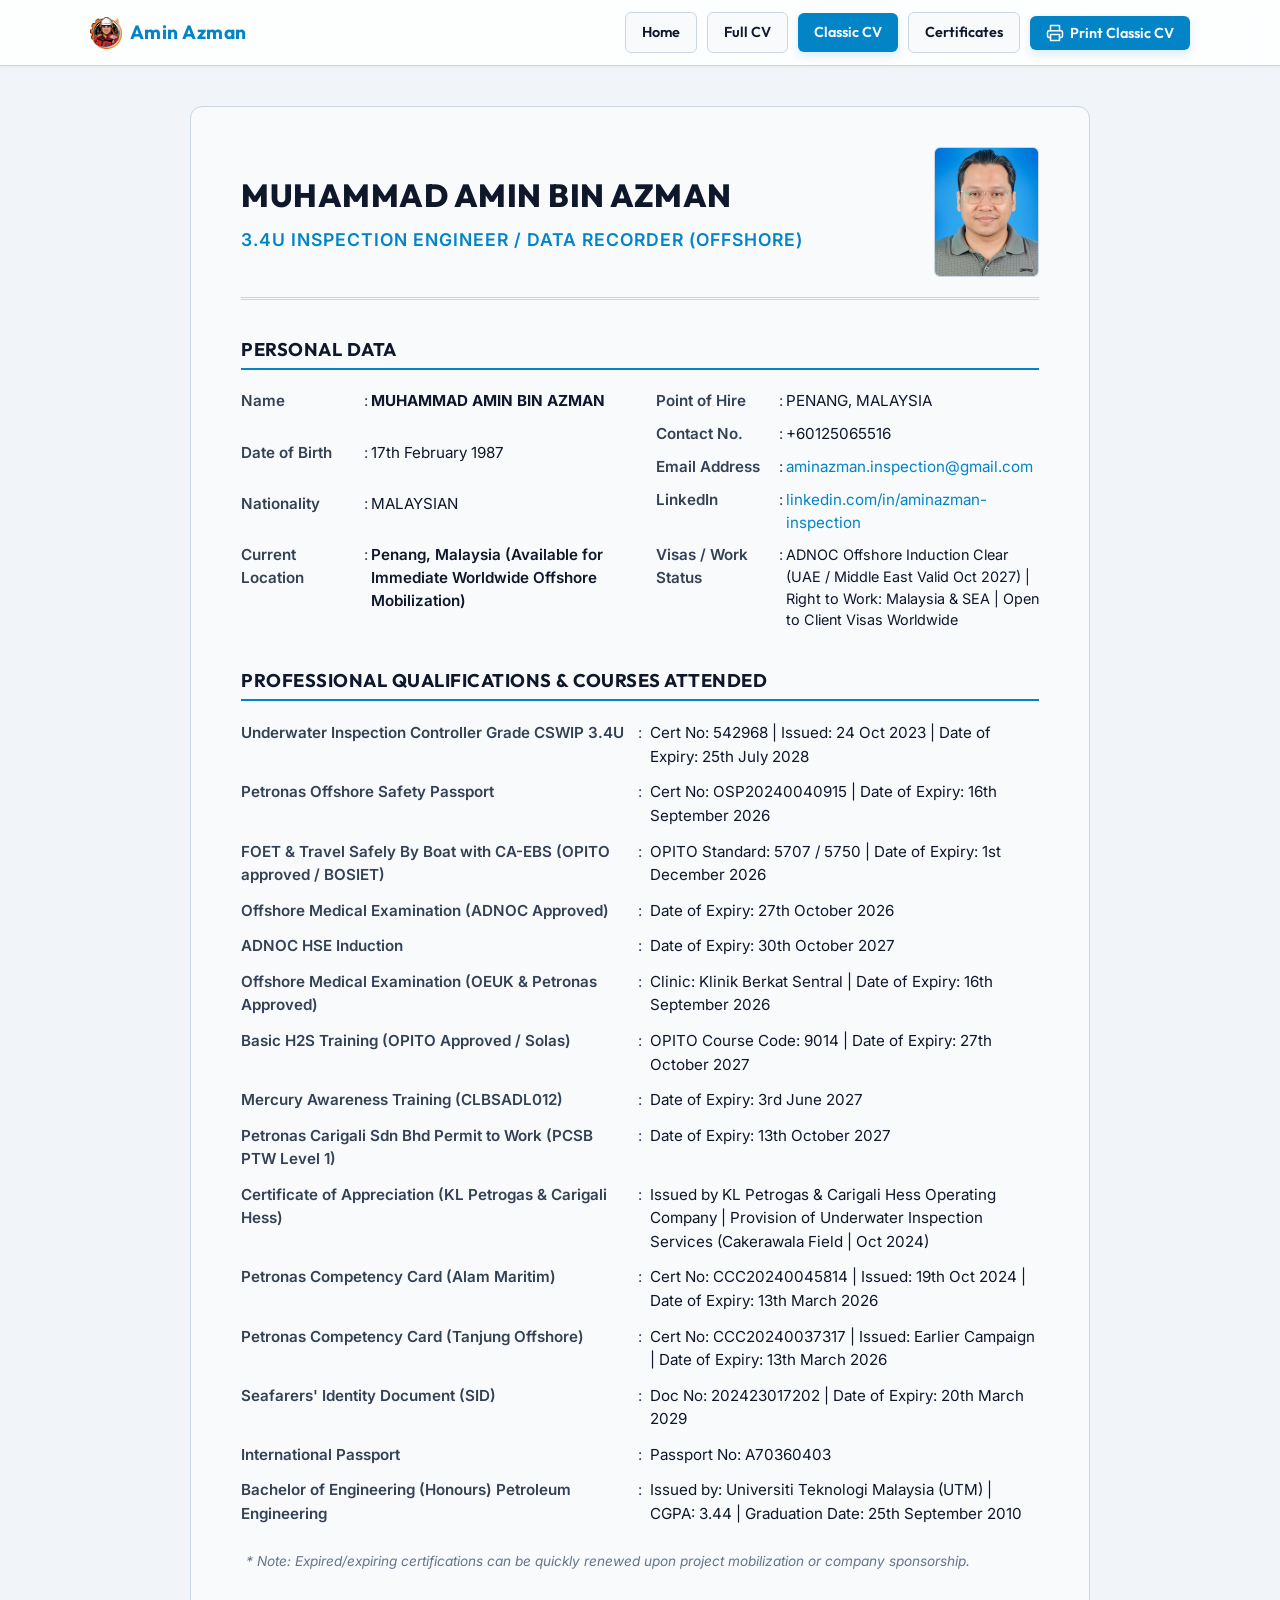
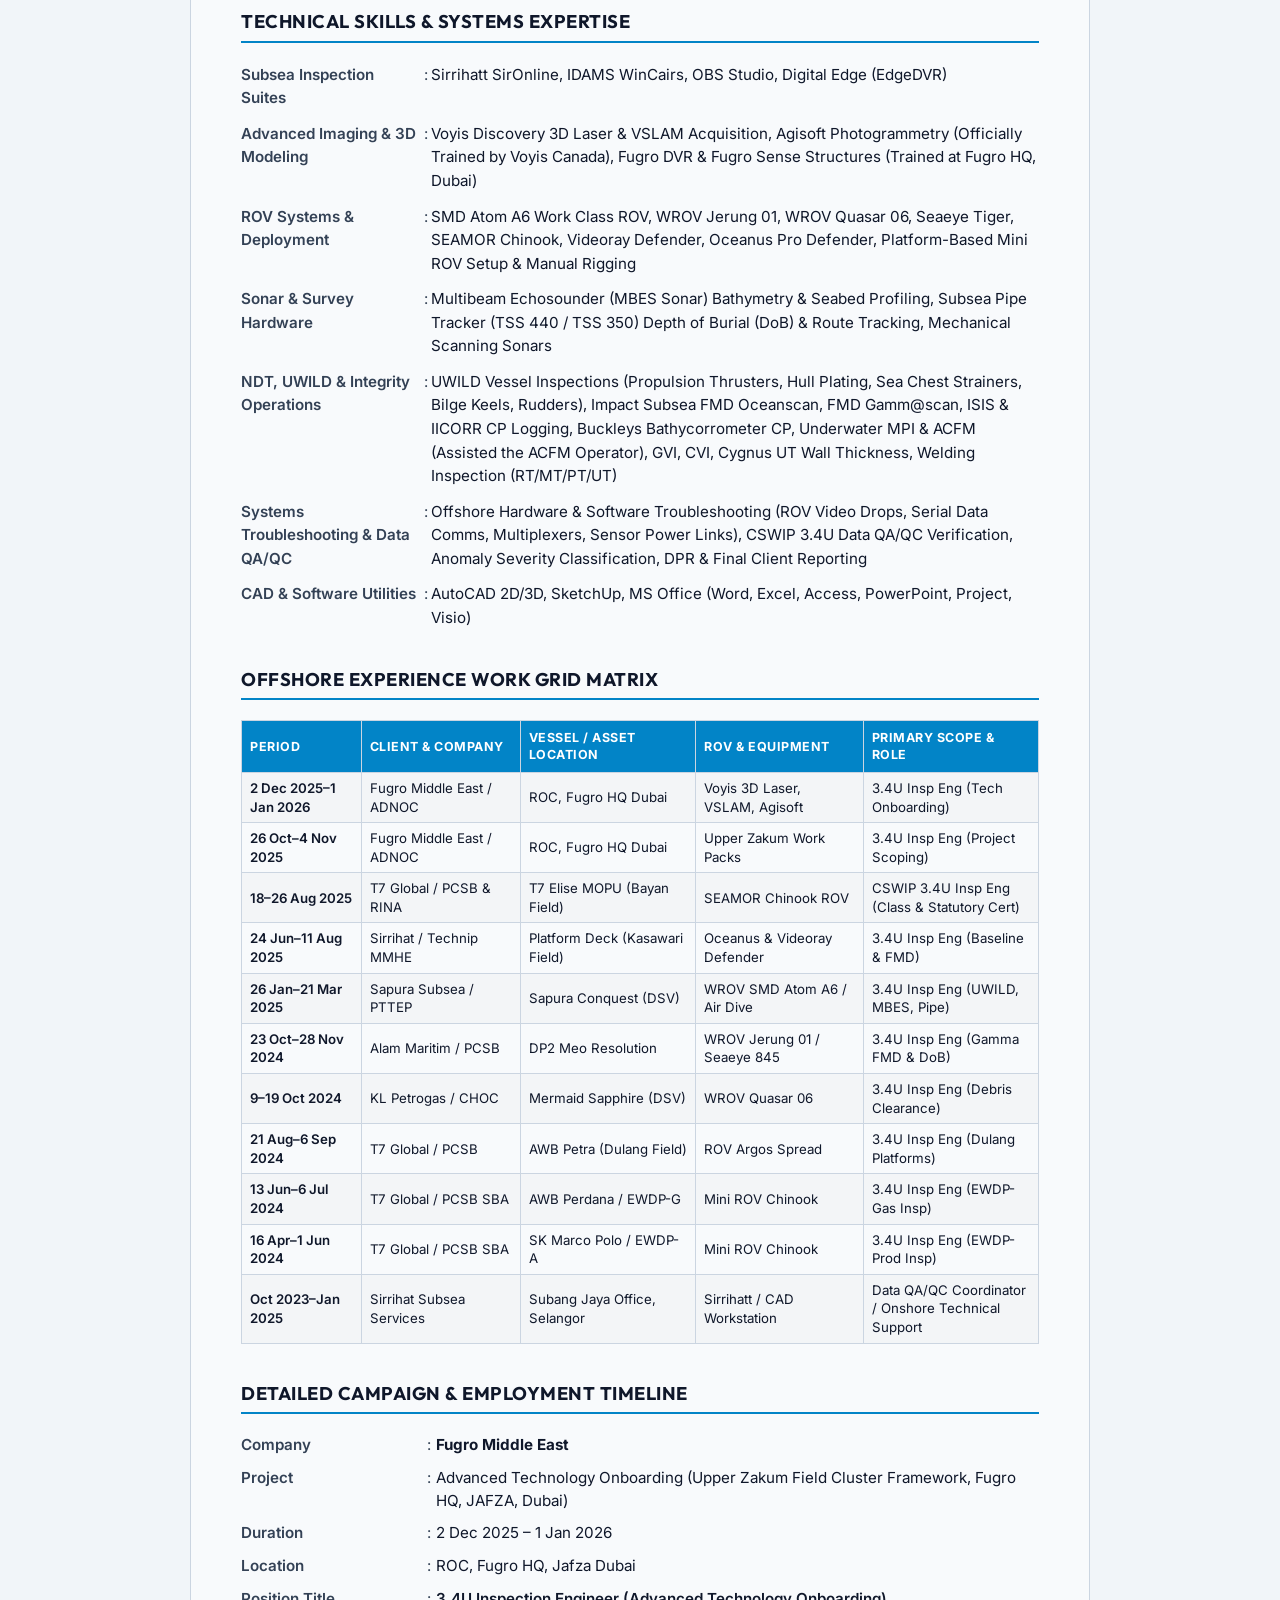
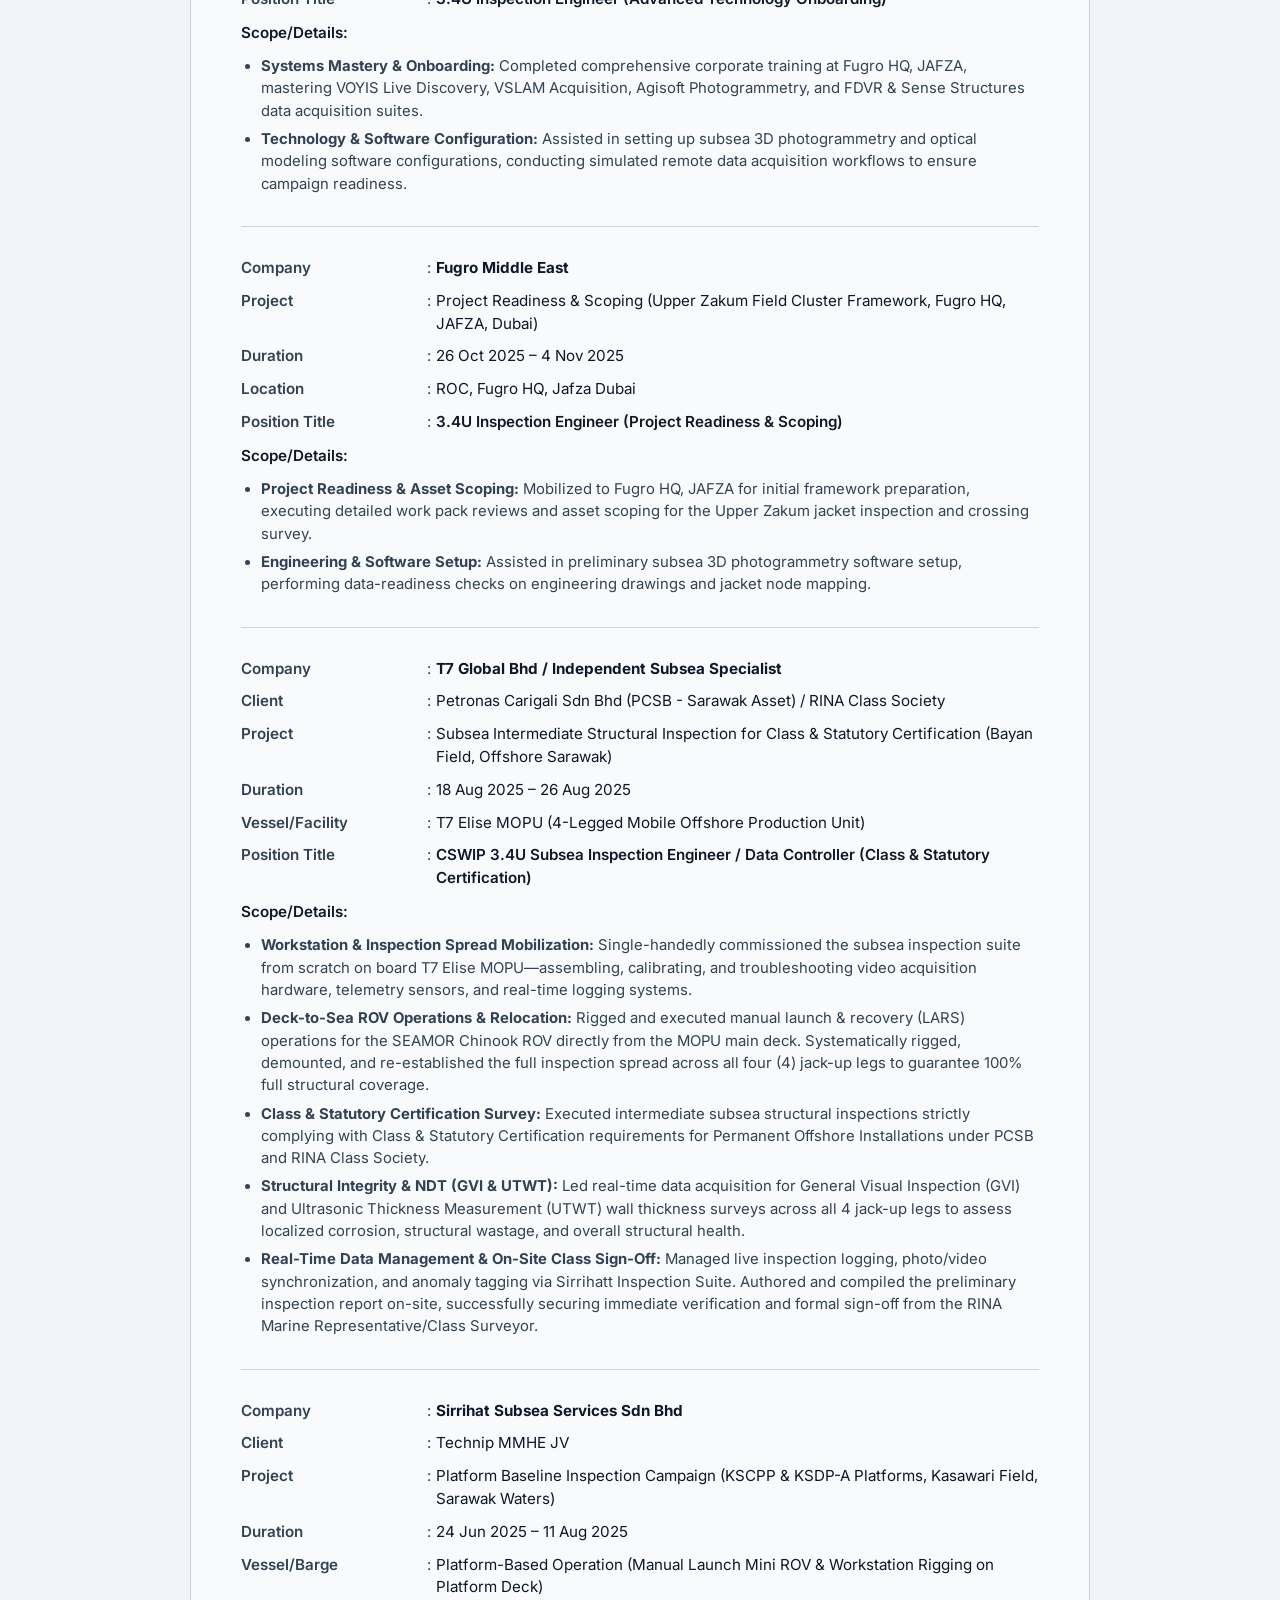
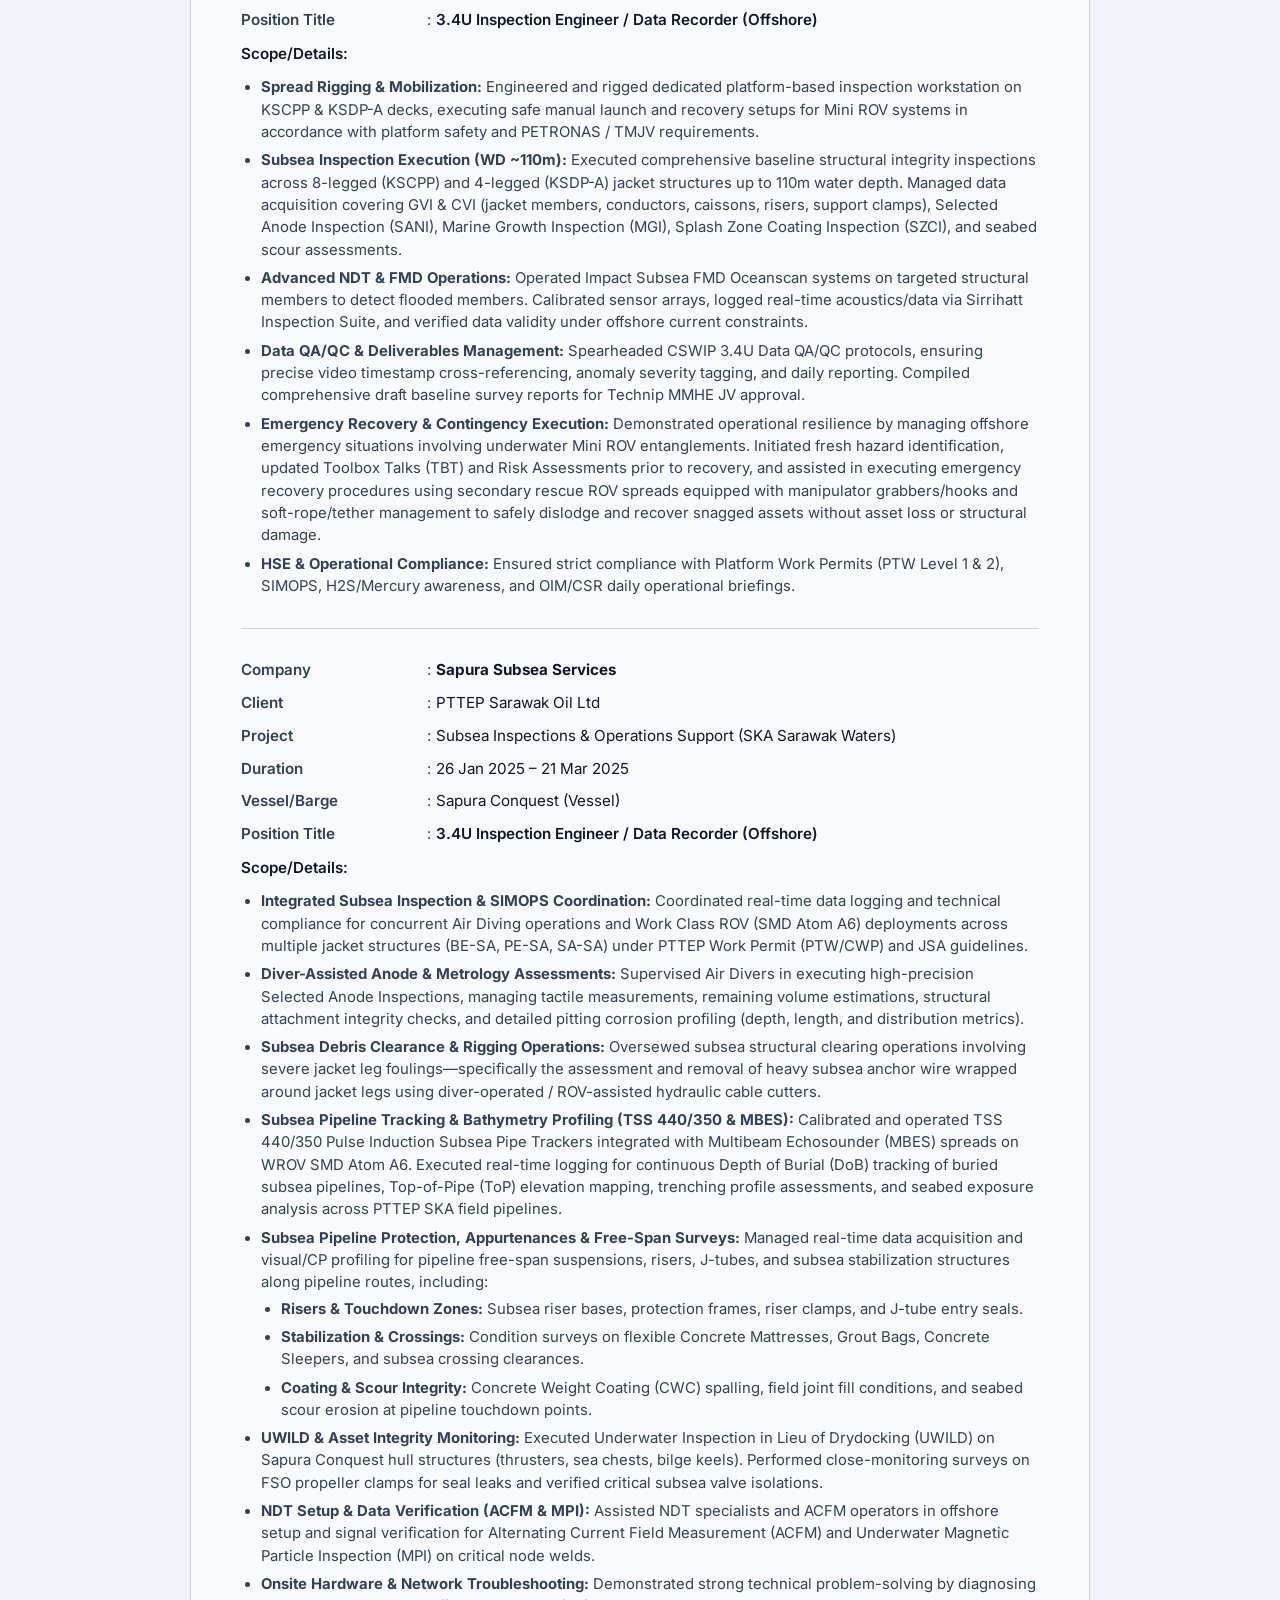
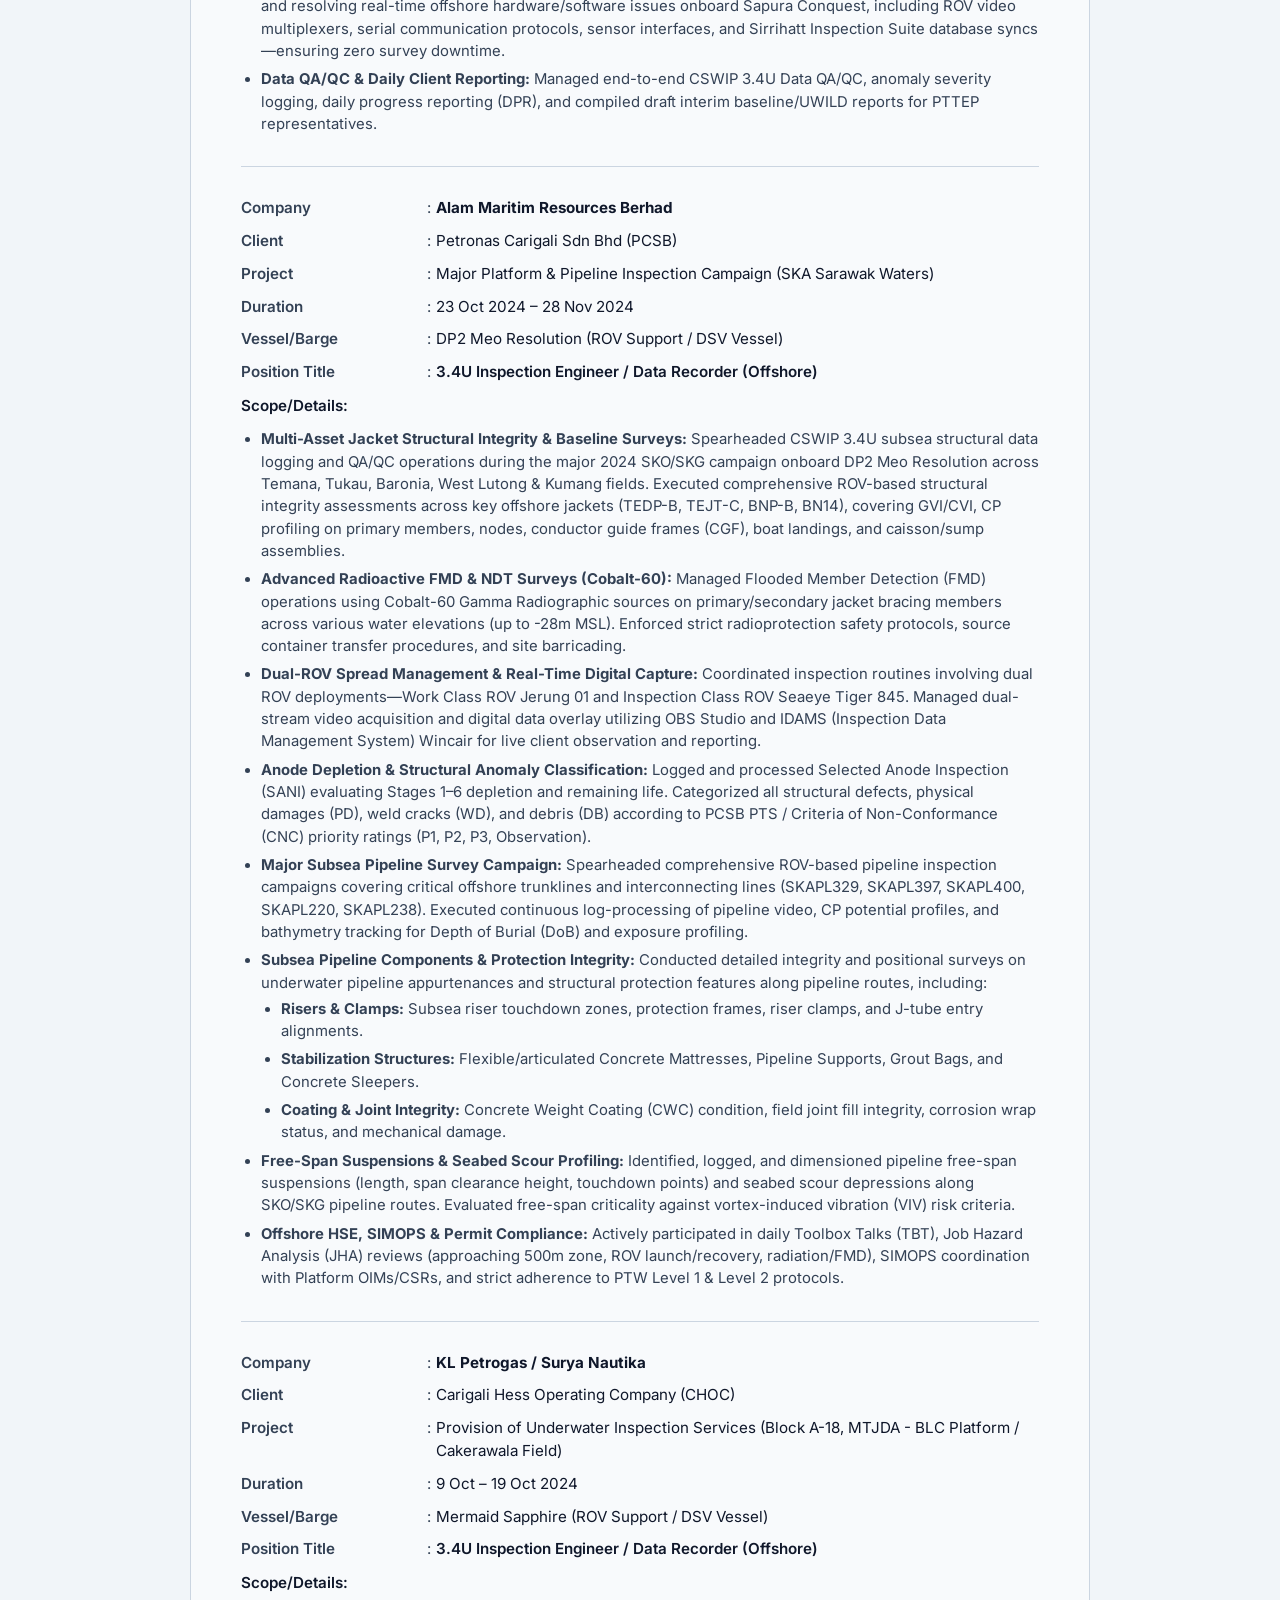
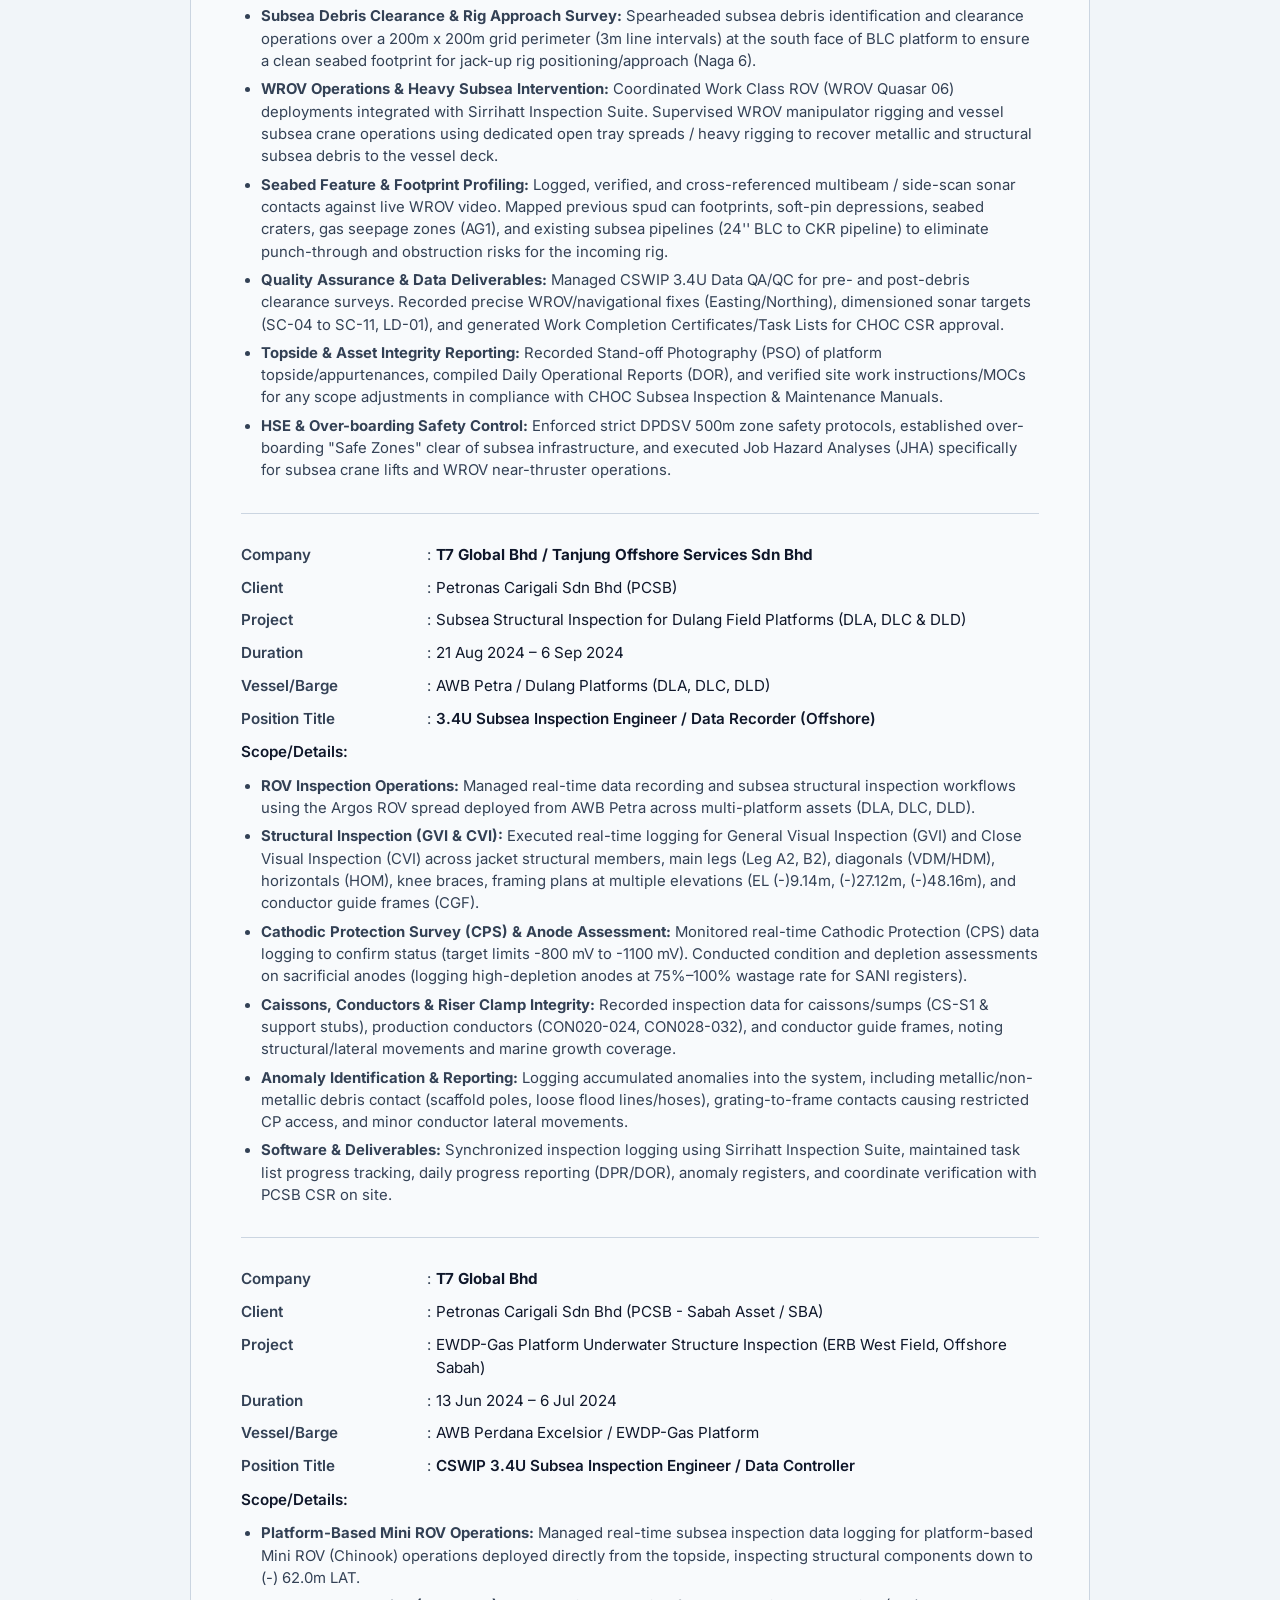
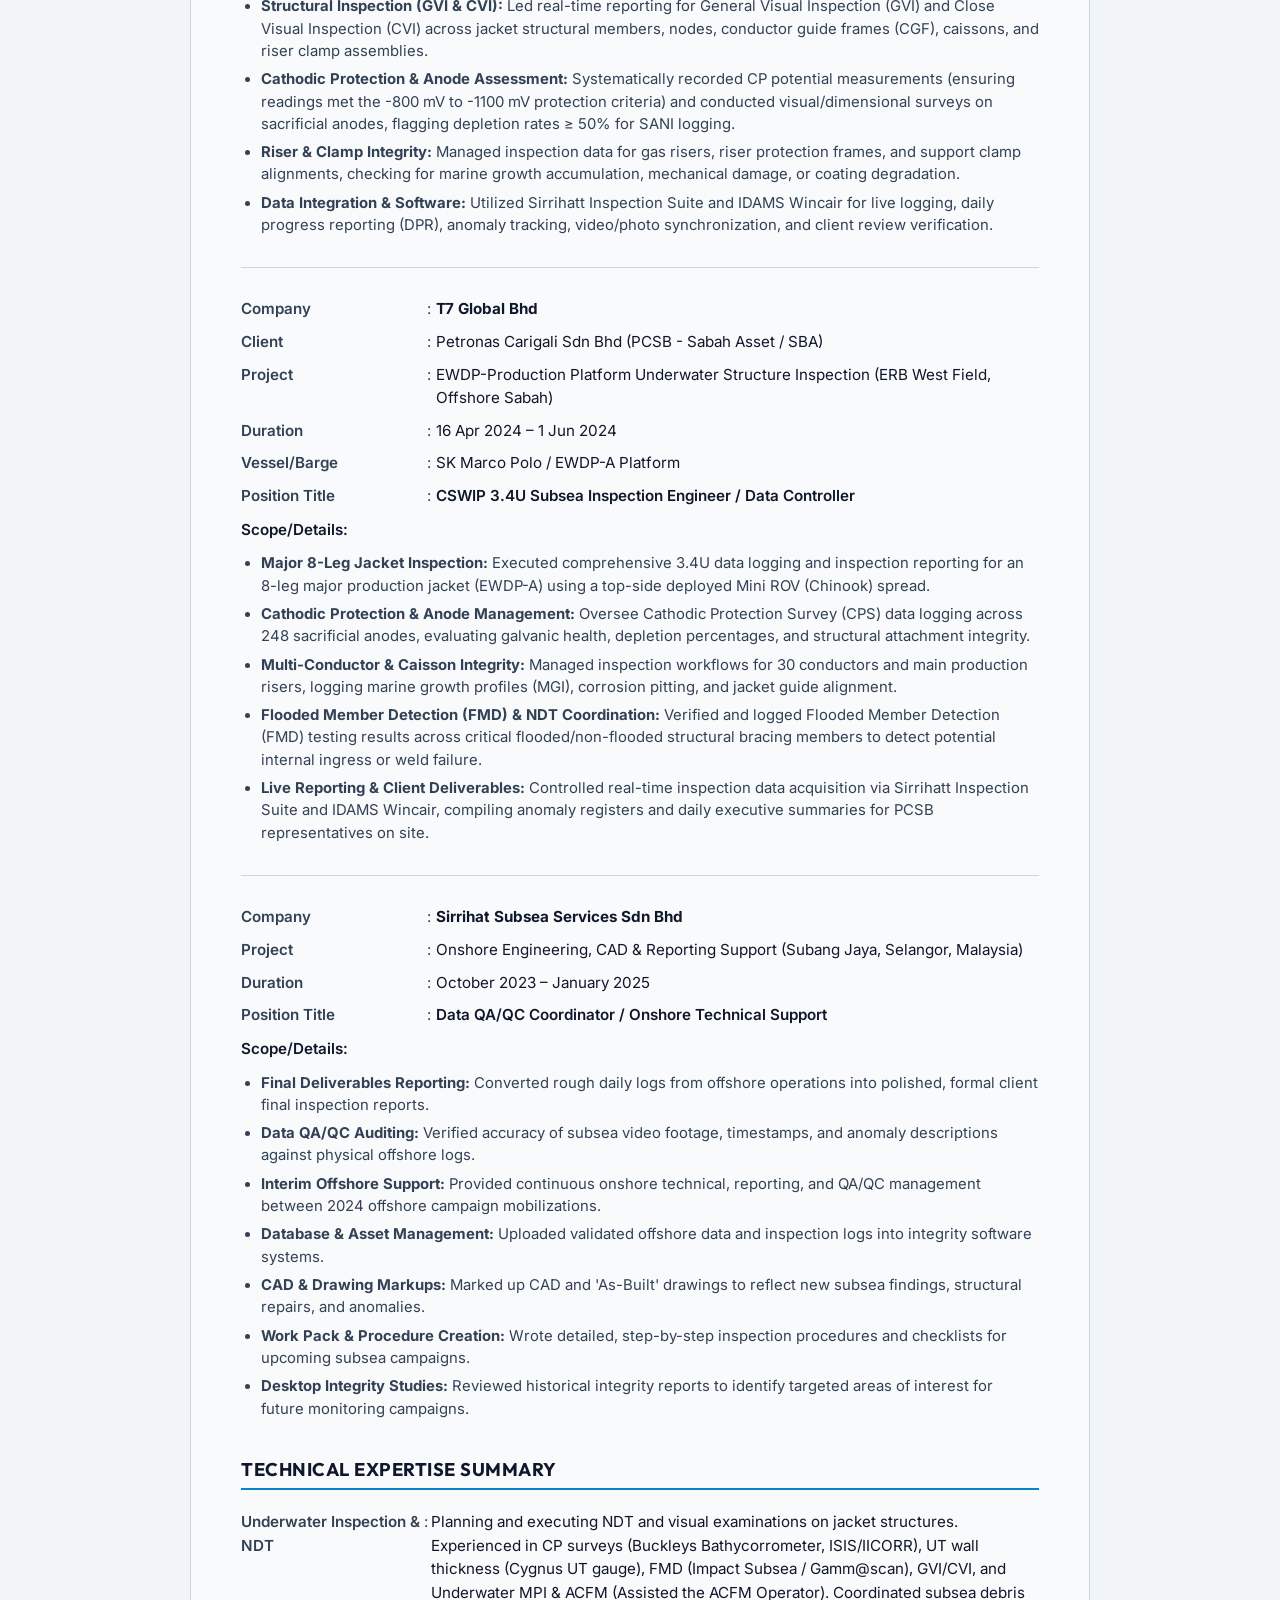
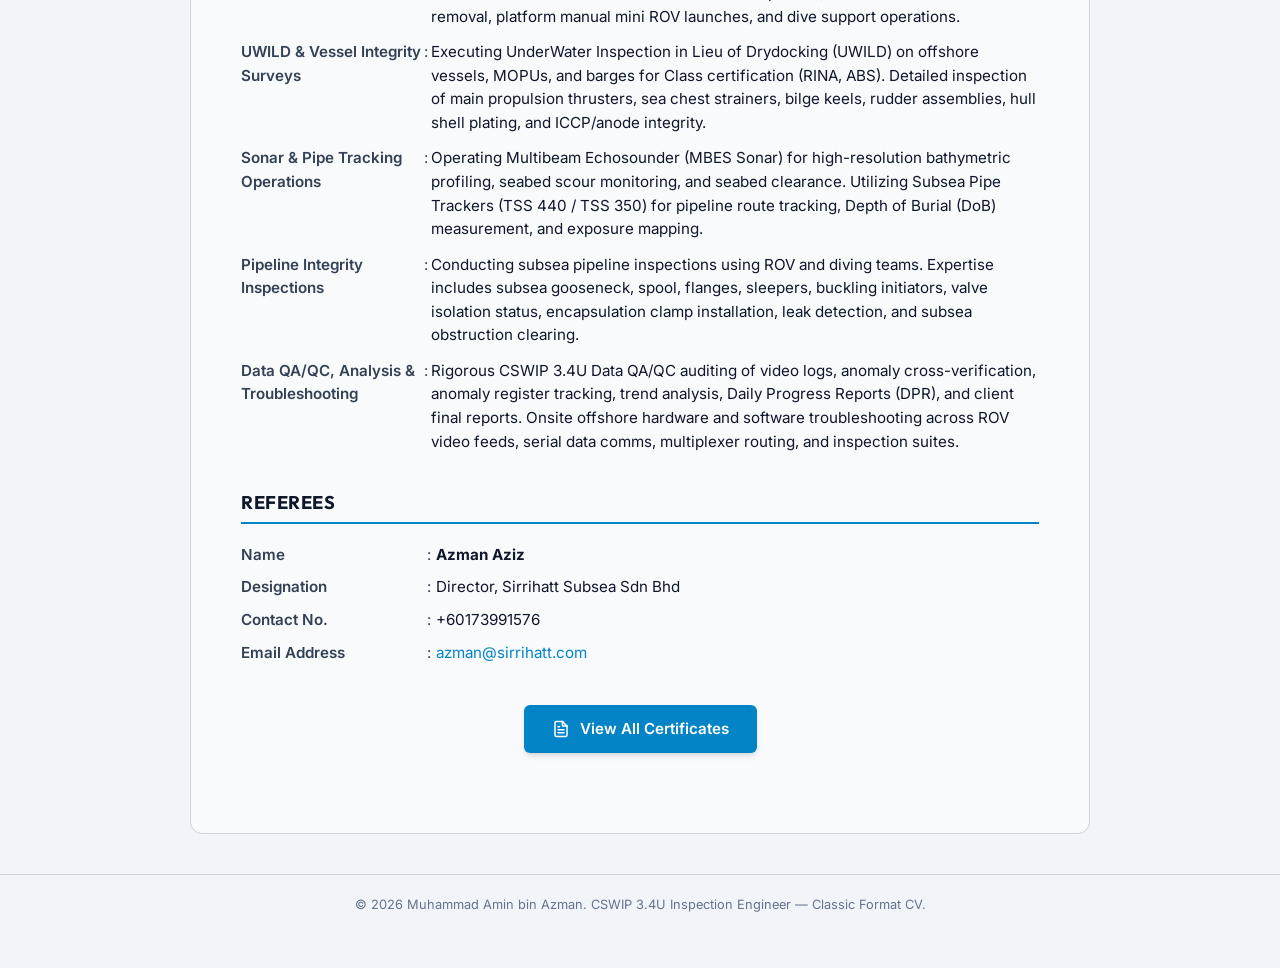
<file: Muhammad Amin Azman _ Classic Format CV _ 3.4U Inspection Engineer_3.html>
<!DOCTYPE html>
<html lang="en">
<head>
    <link rel="icon" type="image/png" href="favicon.png?v=1.7">
    <meta charset="UTF-8">
    <meta name="viewport" content="width=device-width, initial-scale=1.0">
    <title>Muhammad Amin Azman | Classic Format CV | 3.4U Inspection Engineer</title>
    
    <!-- Google Fonts -->
    <link rel="preconnect" href="https://fonts.googleapis.com">
    <link rel="preconnect" href="https://fonts.gstatic.com" crossorigin>
    <link href="https://fonts.googleapis.com/css2?family=Inter:wght@300;400;500;600;700&family=Outfit:wght@400;500;600;700;800&display=swap" rel="stylesheet">
    
    <!-- Link to Stylesheet -->
    <link rel="stylesheet" href="style.css?v=8.1">

    <style>
        /* Classic CV Custom Styling */
        .classic-container {
            max-width: 900px;
            margin: 40px auto;
            background: var(--bg-card);
            border: 1px solid var(--border-color);
            border-radius: 12px;
            padding: 40px 50px;
            box-shadow: var(--shadow-sm);
        }

        .classic-header {
            display: flex;
            justify-content: space-between;
            align-items: center;
            margin-bottom: 30px;
            border-bottom: 3px double var(--border-color);
            padding-bottom: 20px;
            gap: 20px;
        }

        .classic-header-text {
            text-align: left;
            flex: 1;
        }

        .classic-header-photo {
            width: 105px;
            height: 130px;
            border: 1px solid var(--border-color);
            border-radius: 6px;
            object-fit: cover;
            box-shadow: var(--shadow-sm);
        }

        @media (max-width: 600px) {
            .classic-header {
                flex-direction: column-reverse;
                text-align: center;
                gap: 15px;
            }
            .classic-header-text {
                text-align: center;
            }
            .classic-header-photo {
                width: 95px;
                height: 120px;
            }
        }

        .classic-name {
            font-family: var(--font-header);
            font-size: 2rem;
            font-weight: 800;
            text-transform: uppercase;
            color: var(--text-primary);
            letter-spacing: 0.5px;
            margin-bottom: 5px;
        }

        .classic-title-sub {
            font-family: var(--font-body);
            font-size: 1.1rem;
            color: var(--accent);
            font-weight: 600;
            text-transform: uppercase;
            letter-spacing: 1px;
        }

        .classic-section-title {
            font-family: var(--font-header);
            font-size: 1.15rem;
            font-weight: 700;
            text-transform: uppercase;
            color: var(--text-primary);
            border-bottom: 2px solid var(--accent);
            padding-bottom: 4px;
            margin-top: 35px;
            margin-bottom: 20px;
            letter-spacing: 0.5px;
            display: flex;
            align-items: center;
            gap: 8px;
        }

        /* Personal Data Grid */
        .personal-data-grid {
            display: grid;
            grid-template-columns: 180px 15px 1fr;
            row-gap: 10px;
            margin-bottom: 25px;
            font-size: 0.95rem;
            line-height: 1.5;
        }

        .classic-label {
            font-weight: 600;
            color: var(--text-secondary);
        }

        .classic-sep {
            color: var(--text-secondary);
            text-align: center;
        }

        .classic-value {
            color: var(--text-primary);
        }

        /* Lists */
        .classic-list {
            list-style: none;
            padding: 0;
            margin: 0 0 25px 0;
        }

        .classic-list-item {
            margin-bottom: 12px;
            font-size: 0.95rem;
            line-height: 1.5;
        }

        .classic-list-item strong {
            color: var(--text-primary);
            display: block;
            font-size: 0.98rem;
        }

        .classic-list-item span.meta-line {
            display: block;
            color: var(--text-secondary);
            font-size: 0.88rem;
            margin-top: 2px;
        }

        .classic-skills-grid {
            display: flex;
            flex-direction: column;
            gap: 15px;
            margin-bottom: 25px;
        }

        .classic-skill-row {
            font-size: 0.95rem;
            line-height: 1.5;
        }

        .classic-skill-row strong {
            color: var(--text-primary);
            font-weight: 600;
            display: inline-block;
            width: 200px;
        }

        /* Working & Campaign Layout */
        .classic-job-block {
            margin-bottom: 30px;
            border-bottom: 1.5px solid var(--border-color);
            padding-bottom: 25px;
        }

        .classic-job-block:last-child {
            border-bottom: none;
            padding-bottom: 0;
        }

        .classic-company-header {
            font-family: var(--font-header);
            font-size: 1.05rem;
            font-weight: 700;
            text-transform: uppercase;
            color: var(--text-primary);
            margin-bottom: 10px;
            letter-spacing: 0.3px;
        }

        .classic-details-list {
            margin-top: 10px;
            padding-left: 20px;
        }

        .classic-details-list li {
            margin-bottom: 6px;
            font-size: 0.93rem;
            line-height: 1.5;
            color: var(--text-secondary);
        }

        /* Action Buttons for certs */
        .classic-inline-actions {
            display: inline-flex;
            gap: 8px;
            margin-left: 10px;
            vertical-align: middle;
        }

        .skills-data-grid {
            display: grid;
            grid-template-columns: 180px 10px 1fr;
            row-gap: 12px;
            margin-bottom: 25px;
            font-size: 0.95rem;
            line-height: 1.55;
        }

        @media (max-width: 768px) {
            .skills-data-grid {
                grid-template-columns: 1fr;
                row-gap: 4px;
            }
            .skills-data-grid .classic-sep {
                display: none;
            }
            .skills-data-grid .classic-label {
                font-weight: 700;
                margin-top: 10px;
            }
            .skills-data-grid .classic-label:first-child {
                margin-top: 0;
            }
        }


        .quals-data-grid {
            display: grid;
            grid-template-columns: 1fr 20px 1fr;
            row-gap: 12px;
            margin-bottom: 25px;
            font-size: 0.95rem;
            line-height: 1.55;
        }

        @media (max-width: 768px) {
            .quals-data-grid {
                grid-template-columns: 1fr;
                row-gap: 4px;
            }
            .quals-data-grid .classic-sep {
                display: none;
            }
            .quals-data-grid .classic-label {
                font-weight: 700;
                margin-top: 10px;
            }
            .quals-data-grid .classic-label:first-child {
                margin-top: 0;
            }
        }
        .page-break {
            display: none;
        }

        .print-page-header, .print-page-border {
            display: none;
        }

        /* Print styles optimization */
        @media print {
            .page-break {
                display: block !important;
                page-break-before: always !important;
                break-before: page !important;
                height: 0 !important;
                margin: 0 !important;
                padding: 0 !important;
                border: none !important;
            }
        
            @page {
                margin: 25mm 15mm 15mm 15mm;
            }
            .print-page-header {
                display: flex !important;
                position: fixed;
                top: -14mm;
                left: 0;
                right: 0;
                justify-content: space-between;
                font-size: 9pt;
                font-family: Arial, sans-serif;
                color: #000000;
                border-bottom: 1px solid #000000;
                padding-bottom: 4px;
                z-index: 10000;
            }
            .print-page-header::before {
                content: "Muhammad Amin bin Azman";
                font-weight: bold;
            }
            .print-page-header::after {
                content: counter(page);
            }
            .print-page-border {
                display: block !important;
                position: fixed;
                top: -15mm;
                bottom: -5mm;
                left: -5mm;
                right: -5mm;
                border: 1px solid #000000;
                pointer-events: none;
                z-index: 9999;
            }
            
            .classic-container {
                margin-top: 0 !important;
                border: none !important;
                box-shadow: none !important;
                padding: 0 !important;
                max-width: 100% !important;
            }
        
            body {
                background: #ffffff !important;
                color: #000000 !important;
            }
            .classic-container {
                border: none !important;
                box-shadow: none !important;
                padding: 0 !important;
                margin: 0 !important;
                max-width: 100% !important;
            }
            .classic-section-title {
                border-bottom: 2px solid #000000 !important;
                color: #000000 !important;
                page-break-after: avoid;
            }
            .classic-job-block {
                page-break-inside: avoid;
            }
            .classic-inline-actions, .badge-green, .badge {
                display: none !important;
            }
            .classic-value a {
                text-decoration: none !important;
                color: #000000 !important;
            }
            a {
                text-decoration: none !important;
                color: #000000 !important;
            }
        }
    </style>
</head>
<body>
    <!-- Print-only repeating elements -->
    <div class="print-page-header"></div>
    <div class="print-page-border"></div>


    <!-- Top Action Bar (hidden in print) -->
    <header class="no-print action-bar">
        <div class="container bar-content">
            <div class="logo-container" style="display: flex; align-items: center; gap: 8px;">
                <img src="logo.png" alt="Amin Azman Logo" style="height: 32px; width: auto; display: block;">
                <span class="logo-text" style="font-family: var(--font-header); font-weight: 700; font-size: 1.2rem; color: var(--accent); letter-spacing: 0.5px;">Amin Azman</span>
            </div>
            <div class="actions">
                <a href="index.html" class="btn-print" style="background: var(--bg-card); color: var(--text-primary); border: 1px solid var(--border-color); text-decoration: none; display: inline-flex; align-items: center; justify-content: center; box-shadow: none;">Home</a>
                <a href="full_cv.html" class="btn-print" style="background: var(--bg-card); color: var(--text-primary); border: 1px solid var(--border-color); text-decoration: none; display: inline-flex; align-items: center; justify-content: center; box-shadow: none;">Full CV</a>
                <a href="classic_cv.html" class="btn-print" style="background: var(--accent); color: #ffffff; border: none; text-decoration: none; display: inline-flex; align-items: center; justify-content: center;">Classic CV</a>
                <a href="certificates.html" class="btn-print" style="background: var(--bg-card); color: var(--text-primary); border: 1px solid var(--border-color); text-decoration: none; display: inline-flex; align-items: center; justify-content: center; box-shadow: none;">Certificates</a>
                <button onclick="window.print()" class="btn-print" style="background: var(--accent); color: #ffffff; border: none; text-decoration: none; display: inline-flex; align-items: center; justify-content: center; box-shadow: 0 4px 10px rgba(2, 132, 199, 0.15); gap: 6px; cursor: pointer;">
                    <svg width="18" height="18" viewBox="0 0 24 24" fill="none" stroke="currentColor" stroke-width="2" stroke-linecap="round" stroke-linejoin="round" style="display: block;"><polyline points="6 9 6 2 18 2 18 9"></polyline><path d="M6 18H4a2 2 0 0 1-2-2v-5a2 2 0 0 1 2-2h16a2 2 0 0 1 2 2v5a2 2 0 0 1-2 2h-2"></path><rect x="6" y="14" width="12" height="8"></rect></svg>
                    Print Classic CV
                </button>
            </div>
        </div>
    </header>

    <div class="classic-container">
        
        <!-- HEADER -->
        <header class="classic-header">
            <div class="classic-header-text">
                <h1 class="classic-name">Muhammad Amin bin Azman</h1>
                <p class="classic-title-sub">3.4U Inspection Engineer / Data Recorder (Offshore)</p>
            </div>
            <img src="8. Passport Photo - Amin Azman.png" alt="Muhammad Amin bin Azman" class="classic-header-photo">
        </header>

        <!-- PERSONAL DATA -->
        <section>
            <h2 class="classic-section-title">Personal Data</h2>
            <div style="display: flex; gap: 4%; justify-content: space-between; flex-wrap: wrap;">
                <div class="personal-data-grid" style="width: 48%; min-width: 320px; margin-bottom: 0; grid-template-columns: 120px 10px 1fr;">
                    <div class="classic-label">Name</div>
                    <div class="classic-sep">:</div>
                    <div class="classic-value" style="text-transform: uppercase; font-weight: 700;">Muhammad Amin bin Azman</div>


                    <div class="classic-label">Date of Birth</div>
                    <div class="classic-sep">:</div>
                    <div class="classic-value">17th February 1987</div>

                    <div class="classic-label">Nationality</div>
                    <div class="classic-sep">:</div>
                    <div class="classic-value">MALAYSIAN</div>

                    <div class="classic-label">Current Location</div>
                    <div class="classic-sep">:</div>
                    <div class="classic-value" style="font-weight: 600;">Penang, Malaysia (Available for Immediate Worldwide Offshore Mobilization)</div>
                </div>
                <div class="personal-data-grid" style="width: 48%; min-width: 340px; margin-bottom: 0; grid-template-columns: 120px 10px 1fr;">
                    <div class="classic-label">Point of Hire</div>
                    <div class="classic-sep">:</div>
                    <div class="classic-value">PENANG, MALAYSIA</div>

                    <div class="classic-label">Contact No.</div>
                    <div class="classic-sep">:</div>
                    <div class="classic-value">+60125065516</div>

                    <div class="classic-label">Email Address</div>
                    <div class="classic-sep">:</div>
                    <div class="classic-value"><a href="mailto:aminazman.inspection@gmail.com">aminazman.inspection@gmail.com</a></div>

                    <div class="classic-label">LinkedIn</div>
                    <div class="classic-sep">:</div>
                    <div class="classic-value"><a href="https://www.linkedin.com/in/aminazman-inspection" target="_blank">linkedin.com/in/aminazman-inspection</a></div>

                    <div class="classic-label">Visas / Work Status</div>
                    <div class="classic-sep">:</div>
                    <div class="classic-value" style="font-size: 0.9rem;">ADNOC Offshore Induction Clear (UAE / Middle East Valid Oct 2027) | Right to Work: Malaysia & SEA | Open to Client Visas Worldwide</div>
                </div>
            </div>
        </section>
        
        <!-- PROFESSIONAL QUALIFICATIONS & COURSES ATTENDED -->
        <section>
            <h2 class="classic-section-title">Professional Qualifications & Courses Attended</h2>
            <div class="quals-data-grid">
                <div class="classic-label">Underwater Inspection Controller Grade CSWIP 3.4U</div>
                <div class="classic-sep">:</div>
                <div class="classic-value">Cert No: 542968 | Issued: 24 Oct 2023 | Date of Expiry: 25th July 2028</div>

                <div class="classic-label">Petronas Offshore Safety Passport</div>
                <div class="classic-sep">:</div>
                <div class="classic-value">Cert No: OSP20240040915 | Date of Expiry: 16th September 2026</div>

                <div class="classic-label">FOET & Travel Safely By Boat with CA-EBS (OPITO approved / BOSIET)</div>
                <div class="classic-sep">:</div>
                <div class="classic-value">OPITO Standard: 5707 / 5750 | Date of Expiry: 1st December 2026</div>

                <div class="classic-label">Offshore Medical Examination (ADNOC Approved)</div>
                <div class="classic-sep">:</div>
                <div class="classic-value">Date of Expiry: 27th October 2026</div>

                <div class="classic-label">ADNOC HSE Induction</div>
                <div class="classic-sep">:</div>
                <div class="classic-value">Date of Expiry: 30th October 2027</div>

                <div class="classic-label">Offshore Medical Examination (OEUK & Petronas Approved)</div>
                <div class="classic-sep">:</div>
                <div class="classic-value">Clinic: Klinik Berkat Sentral | Date of Expiry: 16th September 2026</div>

                <div class="classic-label">Basic H2S Training (OPITO Approved / Solas)</div>
                <div class="classic-sep">:</div>
                <div class="classic-value">OPITO Course Code: 9014 | Date of Expiry: 27th October 2027</div>

                <div class="classic-label">Mercury Awareness Training (CLBSADL012)</div>
                <div class="classic-sep">:</div>
                <div class="classic-value">Date of Expiry: 3rd June 2027</div>

                <div class="classic-label">Petronas Carigali Sdn Bhd Permit to Work (PCSB PTW Level 1)</div>
                <div class="classic-sep">:</div>
                <div class="classic-value">Date of Expiry: 13th October 2027</div>

                <div class="classic-label">Certificate of Appreciation (KL Petrogas & Carigali Hess)</div>
                <div class="classic-sep">:</div>
                <div class="classic-value">Issued by KL Petrogas & Carigali Hess Operating Company | Provision of Underwater Inspection Services (Cakerawala Field | Oct 2024)</div>

                <div class="classic-label">Petronas Competency Card (Alam Maritim)</div>
                <div class="classic-sep">:</div>
                <div class="classic-value">Cert No: CCC20240045814 | Issued: 19th Oct 2024 | Date of Expiry: 13th March 2026</div>

                <div class="classic-label">Petronas Competency Card (Tanjung Offshore)</div>
                <div class="classic-sep">:</div>
                <div class="classic-value">Cert No: CCC20240037317 | Issued: Earlier Campaign | Date of Expiry: 13th March 2026</div>

                <div class="classic-label">Seafarers' Identity Document (SID)</div>
                <div class="classic-sep">:</div>
                <div class="classic-value">Doc No: 202423017202 | Date of Expiry: 20th March 2029</div>

                <div class="classic-label">International Passport</div>
                <div class="classic-sep">:</div>
                <div class="classic-value">Passport No: A70360403</div>

                <div class="classic-label">Bachelor of Engineering (Honours) Petroleum Engineering</div>
                <div class="classic-sep">:</div>
                <div class="classic-value">Issued by: Universiti Teknologi Malaysia (UTM) | CGPA: 3.44 | Graduation Date: 25th September 2010</div>
            </div>
            <div style="font-size: 0.85rem; font-style: italic; color: #64748b; margin-top: 12px; padding-left: 5px;">
                * Note: Expired/expiring certifications can be quickly renewed upon project mobilization or company sponsorship.
            </div>
        </section>
        
        <!-- TECHNICAL SKILLS -->
        <section>
            <h2 class="classic-section-title">Technical Skills & Systems Expertise</h2>
            <div class="skills-data-grid">
                <div class="classic-label">Subsea Inspection Suites</div>
                <div class="classic-sep">:</div>
                <div class="classic-value">Sirrihatt SirOnline, IDAMS WinCairs, OBS Studio, Digital Edge (EdgeDVR)</div>

                <div class="classic-label">Advanced Imaging & 3D Modeling</div>
                <div class="classic-sep">:</div>
                <div class="classic-value">Voyis Discovery 3D Laser & VSLAM Acquisition, Agisoft Photogrammetry (Officially Trained by Voyis Canada), Fugro DVR & Fugro Sense Structures (Trained at Fugro HQ, Dubai)</div>

                <div class="classic-label">ROV Systems & Deployment</div>
                <div class="classic-sep">:</div>
                <div class="classic-value">SMD Atom A6 Work Class ROV, WROV Jerung 01, WROV Quasar 06, Seaeye Tiger, SEAMOR Chinook, Videoray Defender, Oceanus Pro Defender, Platform-Based Mini ROV Setup & Manual Rigging</div>

                <div class="classic-label">Sonar & Survey Hardware</div>
                <div class="classic-sep">:</div>
                <div class="classic-value">Multibeam Echosounder (MBES Sonar) Bathymetry & Seabed Profiling, Subsea Pipe Tracker (TSS 440 / TSS 350) Depth of Burial (DoB) & Route Tracking, Mechanical Scanning Sonars</div>

                <div class="classic-label">NDT, UWILD & Integrity Operations</div>
                <div class="classic-sep">:</div>
                <div class="classic-value">UWILD Vessel Inspections (Propulsion Thrusters, Hull Plating, Sea Chest Strainers, Bilge Keels, Rudders), Impact Subsea FMD Oceanscan, FMD Gamm@scan, ISIS & IICORR CP Logging, Buckleys Bathycorrometer CP, Underwater MPI & ACFM (Assisted the ACFM Operator), GVI, CVI, Cygnus UT Wall Thickness, Welding Inspection (RT/MT/PT/UT)</div>

                <div class="classic-label">Systems Troubleshooting & Data QA/QC</div>
                <div class="classic-sep">:</div>
                <div class="classic-value">Offshore Hardware & Software Troubleshooting (ROV Video Drops, Serial Data Comms, Multiplexers, Sensor Power Links), CSWIP 3.4U Data QA/QC Verification, Anomaly Severity Classification, DPR & Final Client Reporting</div>

                <div class="classic-label">CAD & Software Utilities</div>
                <div class="classic-sep">:</div>
                <div class="classic-value">AutoCAD 2D/3D, SketchUp, MS Office (Word, Excel, Access, PowerPoint, Project, Visio)</div>
            </div>
        </section>
        
        <!-- OFFSHORE EXPERIENCE WORK GRID MATRIX (Hannah Rodger / Elevate Offshore Guidelines) -->
        <div class="page-break"></div>
        <section>
            <h2 class="classic-section-title">Offshore Experience Work Grid Matrix</h2>
            <div style="overflow-x: auto; margin-bottom: 25px;">
                <table style="width: 100%; border-collapse: collapse; font-size: 0.83rem; text-align: left; line-height: 1.4;">
                    <thead>
                        <tr style="background: #0284c7; color: #ffffff; text-transform: uppercase; font-size: 0.78rem; letter-spacing: 0.5px;">
                            <th style="padding: 8px 8px; border: 1px solid var(--border-color); width: 15%;">Period</th>
                            <th style="padding: 8px 8px; border: 1px solid var(--border-color); width: 20%;">Client & Company</th>
                            <th style="padding: 8px 8px; border: 1px solid var(--border-color); width: 22%;">Vessel / Asset Location</th>
                            <th style="padding: 8px 8px; border: 1px solid var(--border-color); width: 21%;">ROV & Equipment</th>
                            <th style="padding: 8px 8px; border: 1px solid var(--border-color); width: 22%;">Primary Scope & Role</th>
                        </tr>
                    </thead>
                    <tbody>

                        <tr style="background: rgba(0,0,0,0.02);">
                            <td style="padding: 6px 8px; border: 1px solid var(--border-color); font-weight: 600;">2 Dec 2025–1 Jan 2026</td>
                            <td style="padding: 6px 8px; border: 1px solid var(--border-color);">Fugro Middle East / ADNOC</td>
                            <td style="padding: 6px 8px; border: 1px solid var(--border-color);">ROC, Fugro HQ Dubai</td>
                            <td style="padding: 6px 8px; border: 1px solid var(--border-color);">Voyis 3D Laser, VSLAM, Agisoft</td>
                            <td style="padding: 6px 8px; border: 1px solid var(--border-color);">3.4U Insp Eng (Tech Onboarding)</td>
                        </tr>
                        <tr>
                            <td style="padding: 6px 8px; border: 1px solid var(--border-color); font-weight: 600;">26 Oct–4 Nov 2025</td>
                            <td style="padding: 6px 8px; border: 1px solid var(--border-color);">Fugro Middle East / ADNOC</td>
                            <td style="padding: 6px 8px; border: 1px solid var(--border-color);">ROC, Fugro HQ Dubai</td>
                            <td style="padding: 6px 8px; border: 1px solid var(--border-color);">Upper Zakum Work Packs</td>
                            <td style="padding: 6px 8px; border: 1px solid var(--border-color);">3.4U Insp Eng (Project Scoping)</td>
                        </tr>
                        <tr style="background: rgba(0,0,0,0.02);">
                            <td style="padding: 6px 8px; border: 1px solid var(--border-color); font-weight: 600;">18–26 Aug 2025</td>
                            <td style="padding: 6px 8px; border: 1px solid var(--border-color);">T7 Global / PCSB & RINA</td>
                            <td style="padding: 6px 8px; border: 1px solid var(--border-color);">T7 Elise MOPU (Bayan Field)</td>
                            <td style="padding: 6px 8px; border: 1px solid var(--border-color);">SEAMOR Chinook ROV</td>
                            <td style="padding: 6px 8px; border: 1px solid var(--border-color);">CSWIP 3.4U Insp Eng (Class & Statutory Cert)</td>
                        </tr>
                        <tr>
                            <td style="padding: 6px 8px; border: 1px solid var(--border-color); font-weight: 600;">24 Jun–11 Aug 2025</td>
                            <td style="padding: 6px 8px; border: 1px solid var(--border-color);">Sirrihat / Technip MMHE</td>
                            <td style="padding: 6px 8px; border: 1px solid var(--border-color);">Platform Deck (Kasawari Field)</td>
                            <td style="padding: 6px 8px; border: 1px solid var(--border-color);">Oceanus & Videoray Defender</td>
                            <td style="padding: 6px 8px; border: 1px solid var(--border-color);">3.4U Insp Eng (Baseline & FMD)</td>
                        </tr>
                        <tr style="background: rgba(0,0,0,0.02);">
                            <td style="padding: 6px 8px; border: 1px solid var(--border-color); font-weight: 600;">26 Jan–21 Mar 2025</td>
                            <td style="padding: 6px 8px; border: 1px solid var(--border-color);">Sapura Subsea / PTTEP</td>
                            <td style="padding: 6px 8px; border: 1px solid var(--border-color);">Sapura Conquest (DSV)</td>
                            <td style="padding: 6px 8px; border: 1px solid var(--border-color);">WROV SMD Atom A6 / Air Dive</td>
                            <td style="padding: 6px 8px; border: 1px solid var(--border-color);">3.4U Insp Eng (UWILD, MBES, Pipe)</td>
                        </tr>
                        <tr>
                            <td style="padding: 6px 8px; border: 1px solid var(--border-color); font-weight: 600;">23 Oct–28 Nov 2024</td>
                            <td style="padding: 6px 8px; border: 1px solid var(--border-color);">Alam Maritim / PCSB</td>
                            <td style="padding: 6px 8px; border: 1px solid var(--border-color);">DP2 Meo Resolution</td>
                            <td style="padding: 6px 8px; border: 1px solid var(--border-color);">WROV Jerung 01 / Seaeye 845</td>
                            <td style="padding: 6px 8px; border: 1px solid var(--border-color);">3.4U Insp Eng (Gamma FMD & DoB)</td>
                        </tr>
                        <tr style="background: rgba(0,0,0,0.02);">
                            <td style="padding: 6px 8px; border: 1px solid var(--border-color); font-weight: 600;">9–19 Oct 2024</td>
                            <td style="padding: 6px 8px; border: 1px solid var(--border-color);">KL Petrogas / CHOC</td>
                            <td style="padding: 6px 8px; border: 1px solid var(--border-color);">Mermaid Sapphire (DSV)</td>
                            <td style="padding: 6px 8px; border: 1px solid var(--border-color);">WROV Quasar 06</td>
                            <td style="padding: 6px 8px; border: 1px solid var(--border-color);">3.4U Insp Eng (Debris Clearance)</td>
                        </tr>
                        <tr>
                            <td style="padding: 6px 8px; border: 1px solid var(--border-color); font-weight: 600;">21 Aug–6 Sep 2024</td>
                            <td style="padding: 6px 8px; border: 1px solid var(--border-color);">T7 Global / PCSB</td>
                            <td style="padding: 6px 8px; border: 1px solid var(--border-color);">AWB Petra (Dulang Field)</td>
                            <td style="padding: 6px 8px; border: 1px solid var(--border-color);">ROV Argos Spread</td>
                            <td style="padding: 6px 8px; border: 1px solid var(--border-color);">3.4U Insp Eng (Dulang Platforms)</td>
                        </tr>
                        <tr style="background: rgba(0,0,0,0.02);">
                            <td style="padding: 6px 8px; border: 1px solid var(--border-color); font-weight: 600;">13 Jun–6 Jul 2024</td>
                            <td style="padding: 6px 8px; border: 1px solid var(--border-color);">T7 Global / PCSB SBA</td>
                            <td style="padding: 6px 8px; border: 1px solid var(--border-color);">AWB Perdana / EWDP-G</td>
                            <td style="padding: 6px 8px; border: 1px solid var(--border-color);">Mini ROV Chinook</td>
                            <td style="padding: 6px 8px; border: 1px solid var(--border-color);">3.4U Insp Eng (EWDP-Gas Insp)</td>
                        </tr>
                        <tr>
                            <td style="padding: 6px 8px; border: 1px solid var(--border-color); font-weight: 600;">16 Apr–1 Jun 2024</td>
                            <td style="padding: 6px 8px; border: 1px solid var(--border-color);">T7 Global / PCSB SBA</td>
                            <td style="padding: 6px 8px; border: 1px solid var(--border-color);">SK Marco Polo / EWDP-A</td>
                            <td style="padding: 6px 8px; border: 1px solid var(--border-color);">Mini ROV Chinook</td>
                            <td style="padding: 6px 8px; border: 1px solid var(--border-color);">3.4U Insp Eng (EWDP-Prod Insp)</td>
                        </tr>
                        <tr style="background: rgba(0,0,0,0.02);">
                            <td style="padding: 6px 8px; border: 1px solid var(--border-color); font-weight: 600;">Oct 2023–Jan 2025</td>
                            <td style="padding: 6px 8px; border: 1px solid var(--border-color);">Sirrihat Subsea Services</td>
                            <td style="padding: 6px 8px; border: 1px solid var(--border-color);">Subang Jaya Office, Selangor</td>
                            <td style="padding: 6px 8px; border: 1px solid var(--border-color);">Sirrihatt / CAD Workstation</td>
                            <td style="padding: 6px 8px; border: 1px solid var(--border-color);">Data QA/QC Coordinator / Onshore Technical Support</td>
                        </tr>
                    </tbody>
                </table>
            </div>
        </section>

        <section>
            <h2 class="classic-section-title">Detailed Campaign & Employment Timeline</h2>


            <!-- CAMPAIGN -->
            <div class="classic-job-block">
                <div class="personal-data-grid" style="margin-bottom: 10px;">
                    <div class="classic-label">Company</div>
                    <div class="classic-sep">:</div>
                    <div class="classic-value" style='font-weight: 700;'>Fugro Middle East</div>

                    <div class="classic-label">Project</div>
                    <div class="classic-sep">:</div>
                    <div class="classic-value">Advanced Technology Onboarding (Upper Zakum Field Cluster Framework, Fugro HQ, JAFZA, Dubai)</div>
                    <div class="classic-label">Duration</div>
                    <div class="classic-sep">:</div>
                    <div class="classic-value">2 Dec 2025 – 1 Jan 2026</div>
                    <div class="classic-label">Location</div>
                    <div class="classic-sep">:</div>
                    <div class="classic-value">ROC, Fugro HQ, Jafza Dubai</div>
                    <div class="classic-label">Position Title</div>
                    <div class="classic-sep">:</div>
                    <div class="classic-value" style='font-weight: 600;'>3.4U Inspection Engineer (Advanced Technology Onboarding)</div>
                </div>
                <div style="font-size: 0.95rem; font-weight: 600; color: var(--text-primary); margin-top: 10px;">Scope/Details:</div>
                <ul class="classic-details-list">
                    <li><strong>Systems Mastery & Onboarding:</strong> Completed comprehensive corporate training at Fugro HQ, JAFZA, mastering VOYIS Live Discovery, VSLAM Acquisition, Agisoft Photogrammetry, and FDVR & Sense Structures data acquisition suites.</li>
                    <li><strong>Technology & Software Configuration:</strong> Assisted in setting up subsea 3D photogrammetry and optical modeling software configurations, conducting simulated remote data acquisition workflows to ensure campaign readiness.</li>
                </ul>
            </div>

            <!-- CAMPAIGN -->
            <div class="classic-job-block">
                <div class="personal-data-grid" style="margin-bottom: 10px;">
                    <div class="classic-label">Company</div>
                    <div class="classic-sep">:</div>
                    <div class="classic-value" style='font-weight: 700;'>Fugro Middle East</div>

                    <div class="classic-label">Project</div>
                    <div class="classic-sep">:</div>
                    <div class="classic-value">Project Readiness & Scoping (Upper Zakum Field Cluster Framework, Fugro HQ, JAFZA, Dubai)</div>
                    <div class="classic-label">Duration</div>
                    <div class="classic-sep">:</div>
                    <div class="classic-value">26 Oct 2025 – 4 Nov 2025</div>
                    <div class="classic-label">Location</div>
                    <div class="classic-sep">:</div>
                    <div class="classic-value">ROC, Fugro HQ, Jafza Dubai</div>
                    <div class="classic-label">Position Title</div>
                    <div class="classic-sep">:</div>
                    <div class="classic-value" style='font-weight: 600;'>3.4U Inspection Engineer (Project Readiness & Scoping)</div>
                </div>
                <div style="font-size: 0.95rem; font-weight: 600; color: var(--text-primary); margin-top: 10px;">Scope/Details:</div>
                <ul class="classic-details-list">
                    <li><strong>Project Readiness & Asset Scoping:</strong> Mobilized to Fugro HQ, JAFZA for initial framework preparation, executing detailed work pack reviews and asset scoping for the Upper Zakum jacket inspection and crossing survey.</li>
                    <li><strong>Engineering & Software Setup:</strong> Assisted in preliminary subsea 3D photogrammetry software setup, performing data-readiness checks on engineering drawings and jacket node mapping.</li>
                </ul>
            </div>

            <!-- CAMPAIGN -->
            <div class="classic-job-block">
                <div class="personal-data-grid" style="margin-bottom: 10px;">
                    <div class="classic-label">Company</div>
                    <div class="classic-sep">:</div>
                    <div class="classic-value" style='font-weight: 700;'>T7 Global Bhd / Independent Subsea Specialist</div>
                    <div class="classic-label">Client</div>
                    <div class="classic-sep">:</div>
                    <div class="classic-value">Petronas Carigali Sdn Bhd (PCSB - Sarawak Asset) / RINA Class Society</div>
                    <div class="classic-label">Project</div>
                    <div class="classic-sep">:</div>
                    <div class="classic-value">Subsea Intermediate Structural Inspection for Class & Statutory Certification (Bayan Field, Offshore Sarawak)</div>
                    <div class="classic-label">Duration</div>
                    <div class="classic-sep">:</div>
                    <div class="classic-value">18 Aug 2025 – 26 Aug 2025</div>
                    <div class="classic-label">Vessel/Facility</div>
                    <div class="classic-sep">:</div>
                    <div class="classic-value">T7 Elise MOPU (4-Legged Mobile Offshore Production Unit)</div>
                    <div class="classic-label">Position Title</div>
                    <div class="classic-sep">:</div>
                    <div class="classic-value" style='font-weight: 600;'>CSWIP 3.4U Subsea Inspection Engineer / Data Controller (Class & Statutory Certification)</div>
                </div>
                <div style="font-size: 0.95rem; font-weight: 600; color: var(--text-primary); margin-top: 10px;">Scope/Details:</div>
                <ul class="classic-details-list">
                    <li><strong>Workstation & Inspection Spread Mobilization:</strong> Single-handedly commissioned the subsea inspection suite from scratch on board T7 Elise MOPU—assembling, calibrating, and troubleshooting video acquisition hardware, telemetry sensors, and real-time logging systems.</li>
                    <li><strong>Deck-to-Sea ROV Operations & Relocation:</strong> Rigged and executed manual launch & recovery (LARS) operations for the SEAMOR Chinook ROV directly from the MOPU main deck. Systematically rigged, demounted, and re-established the full inspection spread across all four (4) jack-up legs to guarantee 100% full structural coverage.</li>
                    <li><strong>Class & Statutory Certification Survey:</strong> Executed intermediate subsea structural inspections strictly complying with Class & Statutory Certification requirements for Permanent Offshore Installations under PCSB and RINA Class Society.</li>
                    <li><strong>Structural Integrity & NDT (GVI & UTWT):</strong> Led real-time data acquisition for General Visual Inspection (GVI) and Ultrasonic Thickness Measurement (UTWT) wall thickness surveys across all 4 jack-up legs to assess localized corrosion, structural wastage, and overall structural health.</li>
                    <li><strong>Real-Time Data Management & On-Site Class Sign-Off:</strong> Managed live inspection logging, photo/video synchronization, and anomaly tagging via Sirrihatt Inspection Suite. Authored and compiled the preliminary inspection report on-site, successfully securing immediate verification and formal sign-off from the RINA Marine Representative/Class Surveyor.</li>
                </ul>
            </div>

            <!-- CAMPAIGN -->
            <div class="classic-job-block">
                <div class="personal-data-grid" style="margin-bottom: 10px;">
                    <div class="classic-label">Company</div>
                    <div class="classic-sep">:</div>
                    <div class="classic-value" style='font-weight: 700;'>Sirrihat Subsea Services Sdn Bhd</div>
                    <div class="classic-label">Client</div>
                    <div class="classic-sep">:</div>
                    <div class="classic-value">Technip MMHE JV</div>
                    <div class="classic-label">Project</div>
                    <div class="classic-sep">:</div>
                    <div class="classic-value">Platform Baseline Inspection Campaign (KSCPP & KSDP-A Platforms, Kasawari Field, Sarawak Waters)</div>
                    <div class="classic-label">Duration</div>
                    <div class="classic-sep">:</div>
                    <div class="classic-value">24 Jun 2025 – 11 Aug 2025</div>
                    <div class="classic-label">Vessel/Barge</div>
                    <div class="classic-sep">:</div>
                    <div class="classic-value">Platform-Based Operation (Manual Launch Mini ROV & Workstation Rigging on Platform Deck)</div>
                    <div class="classic-label">Position Title</div>
                    <div class="classic-sep">:</div>
                    <div class="classic-value" style='font-weight: 600;'>3.4U Inspection Engineer / Data Recorder (Offshore)</div>
                </div>
                <div style="font-size: 0.95rem; font-weight: 600; color: var(--text-primary); margin-top: 10px;">Scope/Details:</div>
                <ul class="classic-details-list">
                    <li><strong>Spread Rigging & Mobilization:</strong> Engineered and rigged dedicated platform-based inspection workstation on KSCPP & KSDP-A decks, executing safe manual launch and recovery setups for Mini ROV systems in accordance with platform safety and PETRONAS / TMJV requirements.</li>
                    <li><strong>Subsea Inspection Execution (WD ~110m):</strong> Executed comprehensive baseline structural integrity inspections across 8-legged (KSCPP) and 4-legged (KSDP-A) jacket structures up to 110m water depth. Managed data acquisition covering GVI & CVI (jacket members, conductors, caissons, risers, support clamps), Selected Anode Inspection (SANI), Marine Growth Inspection (MGI), Splash Zone Coating Inspection (SZCI), and seabed scour assessments.</li>
                    <li><strong>Advanced NDT & FMD Operations:</strong> Operated Impact Subsea FMD Oceanscan systems on targeted structural members to detect flooded members. Calibrated sensor arrays, logged real-time acoustics/data via Sirrihatt Inspection Suite, and verified data validity under offshore current constraints.</li>
                    <li><strong>Data QA/QC & Deliverables Management:</strong> Spearheaded CSWIP 3.4U Data QA/QC protocols, ensuring precise video timestamp cross-referencing, anomaly severity tagging, and daily reporting. Compiled comprehensive draft baseline survey reports for Technip MMHE JV approval.</li>
                    <li><strong>Emergency Recovery & Contingency Execution:</strong> Demonstrated operational resilience by managing offshore emergency situations involving underwater Mini ROV entanglements. Initiated fresh hazard identification, updated Toolbox Talks (TBT) and Risk Assessments prior to recovery, and assisted in executing emergency recovery procedures using secondary rescue ROV spreads equipped with manipulator grabbers/hooks and soft-rope/tether management to safely dislodge and recover snagged assets without asset loss or structural damage.</li>
                    <li><strong>HSE & Operational Compliance:</strong> Ensured strict compliance with Platform Work Permits (PTW Level 1 & 2), SIMOPS, H2S/Mercury awareness, and OIM/CSR daily operational briefings.</li>
                </ul>
            </div>

            <div class="page-break"></div>
            <!-- CAMPAIGN -->
            <div class="classic-job-block">
                <div class="personal-data-grid" style="margin-bottom: 10px;">
                    <div class="classic-label">Company</div>
                    <div class="classic-sep">:</div>
                    <div class="classic-value" style='font-weight: 700;'>Sapura Subsea Services</div>
                    <div class="classic-label">Client</div>
                    <div class="classic-sep">:</div>
                    <div class="classic-value">PTTEP Sarawak Oil Ltd</div>
                    <div class="classic-label">Project</div>
                    <div class="classic-sep">:</div>
                    <div class="classic-value">Subsea Inspections & Operations Support (SKA Sarawak Waters)</div>
                    <div class="classic-label">Duration</div>
                    <div class="classic-sep">:</div>
                    <div class="classic-value">26 Jan 2025 – 21 Mar 2025</div>
                    <div class="classic-label">Vessel/Barge</div>
                    <div class="classic-sep">:</div>
                    <div class="classic-value">Sapura Conquest (Vessel)</div>
                    <div class="classic-label">Position Title</div>
                    <div class="classic-sep">:</div>
                    <div class="classic-value" style='font-weight: 600;'>3.4U Inspection Engineer / Data Recorder (Offshore)</div>
                </div>
                <div style="font-size: 0.95rem; font-weight: 600; color: var(--text-primary); margin-top: 10px;">Scope/Details:</div>
                <ul class="classic-details-list">
                    <li><strong>Integrated Subsea Inspection & SIMOPS Coordination:</strong> Coordinated real-time data logging and technical compliance for concurrent Air Diving operations and Work Class ROV (SMD Atom A6) deployments across multiple jacket structures (BE-SA, PE-SA, SA-SA) under PTTEP Work Permit (PTW/CWP) and JSA guidelines.</li>
                    <li><strong>Diver-Assisted Anode & Metrology Assessments:</strong> Supervised Air Divers in executing high-precision Selected Anode Inspections, managing tactile measurements, remaining volume estimations, structural attachment integrity checks, and detailed pitting corrosion profiling (depth, length, and distribution metrics).</li>
                    <li><strong>Subsea Debris Clearance & Rigging Operations:</strong> Oversewed subsea structural clearing operations involving severe jacket leg foulings—specifically the assessment and removal of heavy subsea anchor wire wrapped around jacket legs using diver-operated / ROV-assisted hydraulic cable cutters.</li>
                    <li><strong>Subsea Pipeline Tracking & Bathymetry Profiling (TSS 440/350 & MBES):</strong> Calibrated and operated TSS 440/350 Pulse Induction Subsea Pipe Trackers integrated with Multibeam Echosounder (MBES) spreads on WROV SMD Atom A6. Executed real-time logging for continuous Depth of Burial (DoB) tracking of buried subsea pipelines, Top-of-Pipe (ToP) elevation mapping, trenching profile assessments, and seabed exposure analysis across PTTEP SKA field pipelines.</li>
                    <li><strong>Subsea Pipeline Protection, Appurtenances & Free-Span Surveys:</strong> Managed real-time data acquisition and visual/CP profiling for pipeline free-span suspensions, risers, J-tubes, and subsea stabilization structures along pipeline routes, including:
                        <ul style="margin-top: 4px; margin-bottom: 4px; padding-left: 20px; list-style-type: disc;">
                            <li><strong>Risers & Touchdown Zones:</strong> Subsea riser bases, protection frames, riser clamps, and J-tube entry seals.</li>
                            <li><strong>Stabilization & Crossings:</strong> Condition surveys on flexible Concrete Mattresses, Grout Bags, Concrete Sleepers, and subsea crossing clearances.</li>
                            <li><strong>Coating & Scour Integrity:</strong> Concrete Weight Coating (CWC) spalling, field joint fill conditions, and seabed scour erosion at pipeline touchdown points.</li>
                        </ul>
                    </li>
                    <li><strong>UWILD & Asset Integrity Monitoring:</strong> Executed Underwater Inspection in Lieu of Drydocking (UWILD) on Sapura Conquest hull structures (thrusters, sea chests, bilge keels). Performed close-monitoring surveys on FSO propeller clamps for seal leaks and verified critical subsea valve isolations.</li>
                    <li><strong>NDT Setup & Data Verification (ACFM & MPI):</strong> Assisted NDT specialists and ACFM operators in offshore setup and signal verification for Alternating Current Field Measurement (ACFM) and Underwater Magnetic Particle Inspection (MPI) on critical node welds.</li>
                    <li><strong>Onsite Hardware & Network Troubleshooting:</strong> Demonstrated strong technical problem-solving by diagnosing and resolving real-time offshore hardware/software issues onboard Sapura Conquest, including ROV video multiplexers, serial communication protocols, sensor interfaces, and Sirrihatt Inspection Suite database syncs—ensuring zero survey downtime.</li>
                    <li><strong>Data QA/QC & Daily Client Reporting:</strong> Managed end-to-end CSWIP 3.4U Data QA/QC, anomaly severity logging, daily progress reporting (DPR), and compiled draft interim baseline/UWILD reports for PTTEP representatives.</li>
                </ul>
            </div>

            <!-- CAMPAIGN -->
            <div class="classic-job-block">
                <div class="personal-data-grid" style="margin-bottom: 10px;">
                    <div class="classic-label">Company</div>
                    <div class="classic-sep">:</div>
                    <div class="classic-value" style='font-weight: 700;'>Alam Maritim Resources Berhad</div>
                    <div class="classic-label">Client</div>
                    <div class="classic-sep">:</div>
                    <div class="classic-value">Petronas Carigali Sdn Bhd (PCSB)</div>
                    <div class="classic-label">Project</div>
                    <div class="classic-sep">:</div>
                    <div class="classic-value">Major Platform & Pipeline Inspection Campaign (SKA Sarawak Waters)</div>
                    <div class="classic-label">Duration</div>
                    <div class="classic-sep">:</div>
                    <div class="classic-value">23 Oct 2024 – 28 Nov 2024</div>
                    <div class="classic-label">Vessel/Barge</div>
                    <div class="classic-sep">:</div>
                    <div class="classic-value">DP2 Meo Resolution (ROV Support / DSV Vessel)</div>
                    <div class="classic-label">Position Title</div>
                    <div class="classic-sep">:</div>
                    <div class="classic-value" style='font-weight: 600;'>3.4U Inspection Engineer / Data Recorder (Offshore)</div>
                </div>
                <div style="font-size: 0.95rem; font-weight: 600; color: var(--text-primary); margin-top: 10px;">Scope/Details:</div>
                <ul class="classic-details-list">
                    <li><strong>Multi-Asset Jacket Structural Integrity & Baseline Surveys:</strong> Spearheaded CSWIP 3.4U subsea structural data logging and QA/QC operations during the major 2024 SKO/SKG campaign onboard DP2 Meo Resolution across Temana, Tukau, Baronia, West Lutong & Kumang fields. Executed comprehensive ROV-based structural integrity assessments across key offshore jackets (TEDP-B, TEJT-C, BNP-B, BN14), covering GVI/CVI, CP profiling on primary members, nodes, conductor guide frames (CGF), boat landings, and caisson/sump assemblies.</li>
                    <li><strong>Advanced Radioactive FMD & NDT Surveys (Cobalt-60):</strong> Managed Flooded Member Detection (FMD) operations using Cobalt-60 Gamma Radiographic sources on primary/secondary jacket bracing members across various water elevations (up to -28m MSL). Enforced strict radioprotection safety protocols, source container transfer procedures, and site barricading.</li>
                    <li><strong>Dual-ROV Spread Management & Real-Time Digital Capture:</strong> Coordinated inspection routines involving dual ROV deployments—Work Class ROV Jerung 01 and Inspection Class ROV Seaeye Tiger 845. Managed dual-stream video acquisition and digital data overlay utilizing OBS Studio and IDAMS (Inspection Data Management System) Wincair for live client observation and reporting.</li>
                    <li><strong>Anode Depletion & Structural Anomaly Classification:</strong> Logged and processed Selected Anode Inspection (SANI) evaluating Stages 1–6 depletion and remaining life. Categorized all structural defects, physical damages (PD), weld cracks (WD), and debris (DB) according to PCSB PTS / Criteria of Non-Conformance (CNC) priority ratings (P1, P2, P3, Observation).</li>
                    <li><strong>Major Subsea Pipeline Survey Campaign:</strong> Spearheaded comprehensive ROV-based pipeline inspection campaigns covering critical offshore trunklines and interconnecting lines (SKAPL329, SKAPL397, SKAPL400, SKAPL220, SKAPL238). Executed continuous log-processing of pipeline video, CP potential profiles, and bathymetry tracking for Depth of Burial (DoB) and exposure profiling.</li>
                    <li><strong>Subsea Pipeline Components & Protection Integrity:</strong> Conducted detailed integrity and positional surveys on underwater pipeline appurtenances and structural protection features along pipeline routes, including:
                        <ul style="margin-top: 4px; margin-bottom: 4px; padding-left: 20px; list-style-type: disc;">
                            <li><strong>Risers & Clamps:</strong> Subsea riser touchdown zones, protection frames, riser clamps, and J-tube entry alignments.</li>
                            <li><strong>Stabilization Structures:</strong> Flexible/articulated Concrete Mattresses, Pipeline Supports, Grout Bags, and Concrete Sleepers.</li>
                            <li><strong>Coating & Joint Integrity:</strong> Concrete Weight Coating (CWC) condition, field joint fill integrity, corrosion wrap status, and mechanical damage.</li>
                        </ul>
                    </li>
                    <li><strong>Free-Span Suspensions & Seabed Scour Profiling:</strong> Identified, logged, and dimensioned pipeline free-span suspensions (length, span clearance height, touchdown points) and seabed scour depressions along SKO/SKG pipeline routes. Evaluated free-span criticality against vortex-induced vibration (VIV) risk criteria.</li>
                    <li><strong>Offshore HSE, SIMOPS & Permit Compliance:</strong> Actively participated in daily Toolbox Talks (TBT), Job Hazard Analysis (JHA) reviews (approaching 500m zone, ROV launch/recovery, radiation/FMD), SIMOPS coordination with Platform OIMs/CSRs, and strict adherence to PTW Level 1 & Level 2 protocols.</li>
                </ul>
            </div>

            <!-- CAMPAIGN -->
            <div class="classic-job-block">
                <div class="personal-data-grid" style="margin-bottom: 10px;">
                    <div class="classic-label">Company</div>
                    <div class="classic-sep">:</div>
                    <div class="classic-value" style='font-weight: 700;'>KL Petrogas / Surya Nautika</div>
                    <div class="classic-label">Client</div>
                    <div class="classic-sep">:</div>
                    <div class="classic-value">Carigali Hess Operating Company (CHOC)</div>
                    <div class="classic-label">Project</div>
                    <div class="classic-sep">:</div>
                    <div class="classic-value">Provision of Underwater Inspection Services (Block A-18, MTJDA - BLC Platform / Cakerawala Field)</div>
                    <div class="classic-label">Duration</div>
                    <div class="classic-sep">:</div>
                    <div class="classic-value">9 Oct – 19 Oct 2024</div>
                    <div class="classic-label">Vessel/Barge</div>
                    <div class="classic-sep">:</div>
                    <div class="classic-value">Mermaid Sapphire (ROV Support / DSV Vessel)</div>
                    <div class="classic-label">Position Title</div>
                    <div class="classic-sep">:</div>
                    <div class="classic-value" style='font-weight: 600;'>3.4U Inspection Engineer / Data Recorder (Offshore)</div>
                </div>
                <div style="font-size: 0.95rem; font-weight: 600; color: var(--text-primary); margin-top: 10px;">Scope/Details:</div>
                <ul class="classic-details-list">
                    <li><strong>Subsea Debris Clearance & Rig Approach Survey:</strong> Spearheaded subsea debris identification and clearance operations over a 200m x 200m grid perimeter (3m line intervals) at the south face of BLC platform to ensure a clean seabed footprint for jack-up rig positioning/approach (Naga 6).</li>
                    <li><strong>WROV Operations & Heavy Subsea Intervention:</strong> Coordinated Work Class ROV (WROV Quasar 06) deployments integrated with Sirrihatt Inspection Suite. Supervised WROV manipulator rigging and vessel subsea crane operations using dedicated open tray spreads / heavy rigging to recover metallic and structural subsea debris to the vessel deck.</li>
                    <li><strong>Seabed Feature & Footprint Profiling:</strong> Logged, verified, and cross-referenced multibeam / side-scan sonar contacts against live WROV video. Mapped previous spud can footprints, soft-pin depressions, seabed craters, gas seepage zones (AG1), and existing subsea pipelines (24'' BLC to CKR pipeline) to eliminate punch-through and obstruction risks for the incoming rig.</li>
                    <li><strong>Quality Assurance & Data Deliverables:</strong> Managed CSWIP 3.4U Data QA/QC for pre- and post-debris clearance surveys. Recorded precise WROV/navigational fixes (Easting/Northing), dimensioned sonar targets (SC-04 to SC-11, LD-01), and generated Work Completion Certificates/Task Lists for CHOC CSR approval.</li>
                    <li><strong>Topside & Asset Integrity Reporting:</strong> Recorded Stand-off Photography (PSO) of platform topside/appurtenances, compiled Daily Operational Reports (DOR), and verified site work instructions/MOCs for any scope adjustments in compliance with CHOC Subsea Inspection & Maintenance Manuals.</li>
                    <li><strong>HSE & Over-boarding Safety Control:</strong> Enforced strict DPDSV 500m zone safety protocols, established over-boarding "Safe Zones" clear of subsea infrastructure, and executed Job Hazard Analyses (JHA) specifically for subsea crane lifts and WROV near-thruster operations.</li>
                </ul>
            </div>

            <!-- CAMPAIGN -->
            <div class="classic-job-block">
                <div class="personal-data-grid" style="margin-bottom: 10px;">
                    <div class="classic-label">Company</div>
                    <div class="classic-sep">:</div>
                    <div class="classic-value" style='font-weight: 700;'>T7 Global Bhd / Tanjung Offshore Services Sdn Bhd</div>
                    <div class="classic-label">Client</div>
                    <div class="classic-sep">:</div>
                    <div class="classic-value">Petronas Carigali Sdn Bhd (PCSB)</div>
                    <div class="classic-label">Project</div>
                    <div class="classic-sep">:</div>
                    <div class="classic-value">Subsea Structural Inspection for Dulang Field Platforms (DLA, DLC & DLD)</div>
                    <div class="classic-label">Duration</div>
                    <div class="classic-sep">:</div>
                    <div class="classic-value">21 Aug 2024 – 6 Sep 2024</div>
                    <div class="classic-label">Vessel/Barge</div>
                    <div class="classic-sep">:</div>
                    <div class="classic-value">AWB Petra / Dulang Platforms (DLA, DLC, DLD)</div>
                    <div class="classic-label">Position Title</div>
                    <div class="classic-sep">:</div>
                    <div class="classic-value" style='font-weight: 600;'>3.4U Subsea Inspection Engineer / Data Recorder (Offshore)</div>
                </div>
                <div style="font-size: 0.95rem; font-weight: 600; color: var(--text-primary); margin-top: 10px;">Scope/Details:</div>
                <ul class="classic-details-list">
                    <li><strong>ROV Inspection Operations:</strong> Managed real-time data recording and subsea structural inspection workflows using the Argos ROV spread deployed from AWB Petra across multi-platform assets (DLA, DLC, DLD).</li>
                    <li><strong>Structural Inspection (GVI & CVI):</strong> Executed real-time logging for General Visual Inspection (GVI) and Close Visual Inspection (CVI) across jacket structural members, main legs (Leg A2, B2), diagonals (VDM/HDM), horizontals (HOM), knee braces, framing plans at multiple elevations (EL (-)9.14m, (-)27.12m, (-)48.16m), and conductor guide frames (CGF).</li>
                    <li><strong>Cathodic Protection Survey (CPS) & Anode Assessment:</strong> Monitored real-time Cathodic Protection (CPS) data logging to confirm status (target limits -800 mV to -1100 mV). Conducted condition and depletion assessments on sacrificial anodes (logging high-depletion anodes at 75%–100% wastage rate for SANI registers).</li>
                    <li><strong>Caissons, Conductors & Riser Clamp Integrity:</strong> Recorded inspection data for caissons/sumps (CS-S1 & support stubs), production conductors (CON020-024, CON028-032), and conductor guide frames, noting structural/lateral movements and marine growth coverage.</li>
                    <li><strong>Anomaly Identification & Reporting:</strong> Logging accumulated anomalies into the system, including metallic/non-metallic debris contact (scaffold poles, loose flood lines/hoses), grating-to-frame contacts causing restricted CP access, and minor conductor lateral movements.</li>
                    <li><strong>Software & Deliverables:</strong> Synchronized inspection logging using Sirrihatt Inspection Suite, maintained task list progress tracking, daily progress reporting (DPR/DOR), anomaly registers, and coordinate verification with PCSB CSR on site.</li>
                </ul>
            </div>

            <div class="page-break"></div>
            <!-- CAMPAIGN -->
            <div class="classic-job-block">
                <div class="personal-data-grid" style="margin-bottom: 10px;">
                    <div class="classic-label">Company</div>
                    <div class="classic-sep">:</div>
                    <div class="classic-value" style='font-weight: 700;'>T7 Global Bhd</div>
                    <div class="classic-label">Client</div>
                    <div class="classic-sep">:</div>
                    <div class="classic-value">Petronas Carigali Sdn Bhd (PCSB - Sabah Asset / SBA)</div>
                    <div class="classic-label">Project</div>
                    <div class="classic-sep">:</div>
                    <div class="classic-value">EWDP-Gas Platform Underwater Structure Inspection (ERB West Field, Offshore Sabah)</div>
                    <div class="classic-label">Duration</div>
                    <div class="classic-sep">:</div>
                    <div class="classic-value">13 Jun 2024 – 6 Jul 2024</div>
                    <div class="classic-label">Vessel/Barge</div>
                    <div class="classic-sep">:</div>
                    <div class="classic-value">AWB Perdana Excelsior / EWDP-Gas Platform</div>
                    <div class="classic-label">Position Title</div>
                    <div class="classic-sep">:</div>
                    <div class="classic-value" style='font-weight: 600;'>CSWIP 3.4U Subsea Inspection Engineer / Data Controller</div>
                </div>
                <div style="font-size: 0.95rem; font-weight: 600; color: var(--text-primary); margin-top: 10px;">Scope/Details:</div>
                <ul class="classic-details-list">
                    <li><strong>Platform-Based Mini ROV Operations:</strong> Managed real-time subsea inspection data logging for platform-based Mini ROV (Chinook) operations deployed directly from the topside, inspecting structural components down to (-) 62.0m LAT.</li>
                    <li><strong>Structural Inspection (GVI & CVI):</strong> Led real-time reporting for General Visual Inspection (GVI) and Close Visual Inspection (CVI) across jacket structural members, nodes, conductor guide frames (CGF), caissons, and riser clamp assemblies.</li>
                    <li><strong>Cathodic Protection & Anode Assessment:</strong> Systematically recorded CP potential measurements (ensuring readings met the -800 mV to -1100 mV protection criteria) and conducted visual/dimensional surveys on sacrificial anodes, flagging depletion rates &ge; 50% for SANI logging.</li>
                    <li><strong>Riser & Clamp Integrity:</strong> Managed inspection data for gas risers, riser protection frames, and support clamp alignments, checking for marine growth accumulation, mechanical damage, or coating degradation.</li>
                    <li><strong>Data Integration & Software:</strong> Utilized Sirrihatt Inspection Suite and IDAMS Wincair for live logging, daily progress reporting (DPR), anomaly tracking, video/photo synchronization, and client review verification.</li>
                </ul>
            </div>

            <!-- CAMPAIGN -->
            <div class="classic-job-block">
                <div class="personal-data-grid" style="margin-bottom: 10px;">
                    <div class="classic-label">Company</div>
                    <div class="classic-sep">:</div>
                    <div class="classic-value" style='font-weight: 700;'>T7 Global Bhd</div>
                    <div class="classic-label">Client</div>
                    <div class="classic-sep">:</div>
                    <div class="classic-value">Petronas Carigali Sdn Bhd (PCSB - Sabah Asset / SBA)</div>
                    <div class="classic-label">Project</div>
                    <div class="classic-sep">:</div>
                    <div class="classic-value">EWDP-Production Platform Underwater Structure Inspection (ERB West Field, Offshore Sabah)</div>
                    <div class="classic-label">Duration</div>
                    <div class="classic-sep">:</div>
                    <div class="classic-value">16 Apr 2024 – 1 Jun 2024</div>
                    <div class="classic-label">Vessel/Barge</div>
                    <div class="classic-sep">:</div>
                    <div class="classic-value">SK Marco Polo / EWDP-A Platform</div>
                    <div class="classic-label">Position Title</div>
                    <div class="classic-sep">:</div>
                    <div class="classic-value" style='font-weight: 600;'>CSWIP 3.4U Subsea Inspection Engineer / Data Controller</div>
                </div>
                <div style="font-size: 0.95rem; font-weight: 600; color: var(--text-primary); margin-top: 10px;">Scope/Details:</div>
                <ul class="classic-details-list">
                    <li><strong>Major 8-Leg Jacket Inspection:</strong> Executed comprehensive 3.4U data logging and inspection reporting for an 8-leg major production jacket (EWDP-A) using a top-side deployed Mini ROV (Chinook) spread.</li>
                    <li><strong>Cathodic Protection & Anode Management:</strong> Oversee Cathodic Protection Survey (CPS) data logging across 248 sacrificial anodes, evaluating galvanic health, depletion percentages, and structural attachment integrity.</li>
                    <li><strong>Multi-Conductor & Caisson Integrity:</strong> Managed inspection workflows for 30 conductors and main production risers, logging marine growth profiles (MGI), corrosion pitting, and jacket guide alignment.</li>
                    <li><strong>Flooded Member Detection (FMD) & NDT Coordination:</strong> Verified and logged Flooded Member Detection (FMD) testing results across critical flooded/non-flooded structural bracing members to detect potential internal ingress or weld failure.</li>
                    <li><strong>Live Reporting & Client Deliverables:</strong> Controlled real-time inspection data acquisition via Sirrihatt Inspection Suite and IDAMS Wincair, compiling anomaly registers and daily executive summaries for PCSB representatives on site.</li>
                </ul>
            </div>

            <!-- CAMPAIGN -->
            <div class="classic-job-block">
                <div class="personal-data-grid" style="margin-bottom: 10px;">
                    <div class="classic-label">Company</div>
                    <div class="classic-sep">:</div>
                    <div class="classic-value" style='font-weight: 700;'>Sirrihat Subsea Services Sdn Bhd</div>
                    <div class="classic-label">Project</div>
                    <div class="classic-sep">:</div>
                    <div class="classic-value">Onshore Engineering, CAD & Reporting Support (Subang Jaya, Selangor, Malaysia)</div>
                    <div class="classic-label">Duration</div>
                    <div class="classic-sep">:</div>
                    <div class="classic-value">October 2023 – January 2025</div>
                    <div class="classic-label">Position Title</div>
                    <div class="classic-sep">:</div>
                    <div class="classic-value" style='font-weight: 600;'>Data QA/QC Coordinator / Onshore Technical Support</div>
                </div>
                <div style="font-size: 0.95rem; font-weight: 600; color: var(--text-primary); margin-top: 10px;">Scope/Details:</div>
                <ul class="classic-details-list">
                    <li><strong>Final Deliverables Reporting:</strong> Converted rough daily logs from offshore operations into polished, formal client final inspection reports.</li>
                    <li><strong>Data QA/QC Auditing:</strong> Verified accuracy of subsea video footage, timestamps, and anomaly descriptions against physical offshore logs.</li>
                    <li><strong>Interim Offshore Support:</strong> Provided continuous onshore technical, reporting, and QA/QC management between 2024 offshore campaign mobilizations.</li>
                    <li><strong>Database & Asset Management:</strong> Uploaded validated offshore data and inspection logs into integrity software systems.</li>
                    <li><strong>CAD & Drawing Markups:</strong> Marked up CAD and 'As-Built' drawings to reflect new subsea findings, structural repairs, and anomalies.</li>
                    <li><strong>Work Pack & Procedure Creation:</strong> Wrote detailed, step-by-step inspection procedures and checklists for upcoming subsea campaigns.</li>
                    <li><strong>Desktop Integrity Studies:</strong> Reviewed historical integrity reports to identify targeted areas of interest for future monitoring campaigns.</li>
                </ul>
            </div>

        </section>
        <div class="page-break"></div>
        <!-- TECHNICAL EXPERTISE SUMMARY -->
        <section>
            <h2 class="classic-section-title">Technical Expertise Summary</h2>
            <div class="skills-data-grid">
                <div class="classic-label">Underwater Inspection & NDT</div>
                <div class="classic-sep">:</div>
                <div class="classic-value">Planning and executing NDT and visual examinations on jacket structures. Experienced in CP surveys (Buckleys Bathycorrometer, ISIS/IICORR), UT wall thickness (Cygnus UT gauge), FMD (Impact Subsea / Gamm@scan), GVI/CVI, and Underwater MPI & ACFM (Assisted the ACFM Operator). Coordinated subsea debris removal, platform manual mini ROV launches, and dive support operations.</div>

                <div class="classic-label">UWILD & Vessel Integrity Surveys</div>
                <div class="classic-sep">:</div>
                <div class="classic-value">Executing UnderWater Inspection in Lieu of Drydocking (UWILD) on offshore vessels, MOPUs, and barges for Class certification (RINA, ABS). Detailed inspection of main propulsion thrusters, sea chest strainers, bilge keels, rudder assemblies, hull shell plating, and ICCP/anode integrity.</div>

                <div class="classic-label">Sonar & Pipe Tracking Operations</div>
                <div class="classic-sep">:</div>
                <div class="classic-value">Operating Multibeam Echosounder (MBES Sonar) for high-resolution bathymetric profiling, seabed scour monitoring, and seabed clearance. Utilizing Subsea Pipe Trackers (TSS 440 / TSS 350) for pipeline route tracking, Depth of Burial (DoB) measurement, and exposure mapping.</div>

                <div class="classic-label">Pipeline Integrity Inspections</div>
                <div class="classic-sep">:</div>
                <div class="classic-value">Conducting subsea pipeline inspections using ROV and diving teams. Expertise includes subsea gooseneck, spool, flanges, sleepers, buckling initiators, valve isolation status, encapsulation clamp installation, leak detection, and subsea obstruction clearing.</div>

                <div class="classic-label">Data QA/QC, Analysis & Troubleshooting</div>
                <div class="classic-sep">:</div>
                <div class="classic-value">Rigorous CSWIP 3.4U Data QA/QC auditing of video logs, anomaly cross-verification, anomaly register tracking, trend analysis, Daily Progress Reports (DPR), and client final reports. Onsite offshore hardware and software troubleshooting across ROV video feeds, serial data comms, multiplexer routing, and inspection suites.</div>
            </div>
        </section>
        
        <!-- REFEREES -->
        <section>
            <h2 class="classic-section-title">Referees</h2>
            <div class="personal-data-grid">
                <div class="classic-label">Name</div>
                <div class="classic-sep">:</div>
                <div class="classic-value" style="font-weight: 700;">Azman Aziz</div>

                <div class="classic-label">Designation</div>
                <div class="classic-sep">:</div>
                <div class="classic-value">Director, Sirrihatt Subsea Sdn Bhd</div>

                <div class="classic-label">Contact No.</div>
                <div class="classic-sep">:</div>
                <div class="classic-value">+60173991576</div>

                <div class="classic-label">Email Address</div>
                <div class="classic-sep">:</div>
                <div class="classic-value"><a href="mailto:azman@sirrihatt.com">azman@sirrihatt.com</a></div>
            </div>
        </section>

        <!-- VIEW ALL CERTIFICATES BUTTON -->
        <div class="no-print" style="margin-top: 40px; text-align: center; margin-bottom: 40px;">
            <a href="certificates.html" target="_blank" class="btn-primary" style="display: inline-flex; align-items: center; gap: 8px; padding: 12px 28px; font-size: 0.95rem; font-weight: 600; color: #ffffff; background-color: #0284c7; border: none; border-radius: 6px; text-decoration: none; box-shadow: 0 4px 6px -1px rgb(0 0 0 / 0.1), 0 2px 4px -2px rgb(0 0 0 / 0.1); transition: all 0.2s; cursor: pointer;">
                <svg width="18" height="18" viewBox="0 0 24 24" fill="none" stroke="currentColor" stroke-width="2" stroke-linecap="round" stroke-linejoin="round" style="margin-right: 2px;">
                    <path d="M14 2H6a2 2 0 0 0-2 2v16a2 2 0 0 0 2 2h12a2 2 0 0 0 2-2V8z"></path>
                    <polyline points="14 2 14 8 20 8"></polyline>
                    <line x1="16" y1="13" x2="8" y2="13"></line>
                    <line x1="16" y1="17" x2="8" y2="17"></line>
                    <polyline points="10 9 9 9 8 9"></polyline>
                </svg>
                View All Certificates
            </a>
        </div>
        
    </div>

    <!-- Print Footer -->
    <footer class="print-footer no-print">
        <div class="container">
            <p>&copy; 2026 Muhammad Amin bin Azman. CSWIP 3.4U Inspection Engineer &mdash; Classic Format CV.</p>
        </div>
    </footer>

</body>
</html>
</file>
<file: style.css>
/* ==========================================================================
   CSS STYLESHEET FOR MUHAMMAD AMIN AZMAN CV
   Contains two views: Screen (Deep Marine Theme) & Print (Clean A4 Page Layout)
   ========================================================================== */

/* --- Custom Variables for Screen Theme (Light Mode) --- */
:root {
    --bg-main: #f1f5f9;
    --bg-content: #ffffff;
    --bg-card: #f8fafc;
    --border-color: #cbd5e1;
    --text-primary: #0f172a;
    --text-secondary: #334155;
    --text-muted: #64748b;
    --accent: #0284c7; /* Professional Sky Blue */
    --accent-hover: #0369a1;
    --accent-yellow: #b45309; /* Deep Amber */
    --accent-green: #047857; /* Deep Emerald */
    --shadow: 0 4px 6px -1px rgba(0, 0, 0, 0.05), 0 2px 4px -2px rgba(0, 0, 0, 0.05);
    --transition: all 0.3s ease;
    --font-header: 'Outfit', sans-serif;
    --font-body: 'Inter', sans-serif;
}

/* --- Global Reset & Base Styles --- */
* {
    box-sizing: border-box;
    margin: 0;
    padding: 0;
}

body {
    background-color: var(--bg-main);
    color: var(--text-primary);
    font-family: var(--font-body);
    font-size: 15px;
    line-height: 1.6;
    -webkit-font-smoothing: antialiased;
    padding-bottom: 2rem;
}

a {
    color: var(--accent);
    text-decoration: none;
    transition: var(--transition);
}

a:hover {
    color: var(--accent-hover);
    text-decoration: underline;
}

.container {
    max-width: 1140px;
    margin: 0 auto;
    padding: 0 20px;
}

/* --- Top Action Bar (Screen Only) --- */
.action-bar {
    background: rgba(255, 255, 255, 0.85);
    backdrop-filter: blur(12px);
    border-bottom: 1px solid var(--border-color);
    position: sticky;
    top: 0;
    z-index: 100;
    padding: 12px 0;
    box-shadow: 0 1px 3px rgba(0, 0, 0, 0.05);
}

.bar-content {
    display: flex;
    justify-content: space-between;
    align-items: center;
}

.action-bar .actions {
    display: flex;
    gap: 10px;
    align-items: center;
}

.logo-text {
    font-family: var(--font-header);
    font-weight: 700;
    font-size: 1.2rem;
    color: var(--accent);
    letter-spacing: 0.5px;
}

.btn-print {
    background: var(--accent);
    color: #ffffff;
    border: none;
    border-radius: 6px;
    padding: 8px 16px;
    font-family: var(--font-header);
    font-weight: 600;
    font-size: 0.9rem;
    cursor: pointer;
    display: flex;
    align-items: center;
    gap: 8px;
    transition: var(--transition);
    box-shadow: 0 4px 10px rgba(2, 132, 199, 0.15);
}

.btn-print:hover {
    background: var(--accent-hover);
    transform: translateY(-1px);
    box-shadow: 0 6px 15px rgba(2, 132, 199, 0.25);
}

/* --- CV Layout Wrapper --- */
.cv-wrapper {
    background-color: var(--bg-content);
    border: 1px solid var(--border-color);
    border-radius: 12px;
    padding: 40px;
    margin-top: 30px;
    margin-bottom: 30px;
    box-shadow: var(--shadow);
}

/* --- HEADER SECTION --- */
.header-section {
    border-bottom: 2px solid var(--border-color);
    padding-bottom: 30px;
    margin-bottom: 30px;
}

.header-grid {
    display: grid;
    grid-template-columns: 140px 1fr;
    gap: 30px;
    align-items: center;
}

.profile-photo-container {
    width: 140px;
    height: 140px;
    border-radius: 10px;
    overflow: hidden;
    border: 3px solid var(--accent);
    box-shadow: 0 0 15px rgba(56, 189, 248, 0.25);
    background-color: var(--bg-main);
}

.profile-photo {
    width: 100%;
    height: 100%;
    object-fit: cover;
    object-position: center top;
}

.header-info h1 {
    font-family: var(--font-header);
    font-size: 2.2rem;
    font-weight: 800;
    line-height: 1.2;
    margin-bottom: 6px;
    color: var(--text-primary);
}

.header-info .subtitle {
    font-size: 1.15rem;
    font-weight: 500;
    color: var(--accent);
    margin-bottom: 15px;
    letter-spacing: 0.5px;
}

.badge {
    background: rgba(245, 158, 11, 0.15);
    color: var(--accent-yellow);
    border: 1px solid rgba(245, 158, 11, 0.3);
    border-radius: 4px;
    padding: 3px 8px;
    font-size: 0.75rem;
    font-weight: 700;
    text-transform: uppercase;
    letter-spacing: 1px;
    display: inline-block;
    margin-bottom: 8px;
}

.contact-grid {
    display: flex;
    flex-wrap: wrap;
    gap: 20px;
    margin-top: 10px;
}

.contact-item {
    display: flex;
    align-items: center;
    gap: 8px;
    font-size: 0.9rem;
    color: var(--text-secondary);
}

.contact-item .icon {
    font-size: 1rem;
}

/* --- MAIN TWO-COLUMN GRID --- */
.main-grid {
    display: grid;
    grid-template-columns: 1fr 1fr;
    gap: 30px;
    margin-bottom: 30px;
}

/* --- CV CARDS --- */
.cv-card {
    background-color: var(--bg-card);
    border: 1px solid var(--border-color);
    border-radius: 10px;
    padding: 24px;
    margin-bottom: 24px;
    box-shadow: 0 4px 10px rgba(0, 0, 0, 0.1);
    transition: var(--transition);
}

.cv-card:hover {
    transform: translateY(-2px);
    border-color: rgba(56, 189, 248, 0.25);
    box-shadow: 0 6px 15px rgba(0, 0, 0, 0.15);
}

.card-title {
    font-family: var(--font-header);
    font-size: 1.25rem;
    font-weight: 700;
    color: var(--accent);
    margin-bottom: 18px;
    display: flex;
    align-items: center;
    gap: 10px;
    border-bottom: 1px solid var(--border-color);
    padding-bottom: 8px;
}

.card-title svg {
    color: var(--accent);
}

/* --- PERSONAL PARTICULARS --- */
.particulars-list {
    display: flex;
    flex-direction: column;
    gap: 12px;
}

.p-item {
    display: grid;
    grid-template-columns: 150px 1fr;
    font-size: 0.9rem;
    border-bottom: 1px solid var(--border-color);
    padding-bottom: 8px;
}

.p-item:last-child {
    border-bottom: none;
    padding-bottom: 0;
}

.p-item strong {
    color: var(--text-secondary);
    font-weight: 600;
}

.validity {
    font-size: 0.8rem;
    color: var(--text-muted);
    margin-left: 5px;
}

/* --- CERTIFICATE LINKS --- */
.cert-link {
    font-weight: 500;
    transition: var(--transition);
}

.inline-link {
    color: var(--accent);
    text-decoration: underline;
}

.inline-link:hover {
    color: var(--text-primary);
}

.tag-link {
    background: rgba(56, 189, 248, 0.1);
    color: var(--accent);
    border: 1px solid rgba(56, 189, 248, 0.2);
    border-radius: 4px;
    padding: 1px 6px;
    font-size: 0.75rem;
    font-weight: 600;
    margin-left: 5px;
    display: inline-block;
}

.tag-link:hover {
    background: var(--accent);
    color: #0b1329;
    text-decoration: none;
}

.tag-link-btn {
    display: inline-block;
    background: rgba(56, 189, 248, 0.08);
    color: var(--accent);
    border: 1px solid rgba(56, 189, 248, 0.2);
    border-radius: 6px;
    padding: 6px 12px;
    font-size: 0.8rem;
    font-weight: 600;
    text-align: center;
    transition: var(--transition);
}

.tag-link-btn:hover {
    background: var(--accent);
    color: #0b1329;
    text-decoration: none;
}

.btn-cert {
    display: inline-flex;
    align-items: center;
    gap: 6px;
    background: rgba(56, 189, 248, 0.1);
    color: var(--accent);
    border: 1px solid rgba(56, 189, 248, 0.2);
    border-radius: 6px;
    padding: 8px 16px;
    font-size: 0.85rem;
    font-weight: 600;
    margin-top: 10px;
}

.btn-cert:hover {
    background: var(--accent);
    color: #0b1329;
    text-decoration: none;
}

.badge-cert {
    background: rgba(245, 158, 11, 0.1);
    color: var(--accent-yellow);
    border: 1px solid rgba(245, 158, 11, 0.2);
    border-radius: 4px;
    padding: 2px 8px;
    font-size: 0.75rem;
    font-weight: 600;
    display: inline-block;
    white-space: nowrap;
    flex-shrink: 0;
}

.badge-cert:hover {
    background: var(--accent-yellow);
    color: #0b1329;
    text-decoration: none;
}

/* --- EDUCATION & TRAINING --- */
.edu-item h3 {
    font-family: var(--font-header);
    font-size: 1rem;
    font-weight: 600;
    color: var(--text-primary);
    margin-bottom: 4px;
}

.edu-meta {
    font-size: 0.85rem;
    color: var(--text-secondary);
    margin-bottom: 8px;
}

.training-list {
    display: flex;
    flex-direction: column;
    gap: 16px;
}

.training-item {
    border-bottom: 1px solid var(--border-color);
    padding-bottom: 12px;
}

.training-item:last-child {
    border-bottom: none;
    padding-bottom: 0;
}

.training-header {
    display: flex;
    justify-content: space-between;
    align-items: flex-start;
    gap: 10px;
    margin-bottom: 4px;
}

.training-header h3 {
    font-size: 0.95rem;
    font-weight: 600;
    color: var(--text-primary);
}

.training-meta {
    font-size: 0.85rem;
    color: var(--text-secondary);
}

/* --- SAFETY & MEDICAL GRID --- */
.safety-grid {
    display: flex;
    flex-direction: column;
    gap: 0;
}

.safety-card {
    background: transparent;
    border: none;
    border-bottom: 1px solid var(--border-color);
    border-radius: 0;
    padding: 8px 0;
}
.safety-card:last-child {
    border-bottom: none;
    padding-bottom: 0;
}
.safety-card:first-child {
    padding-top: 0;
}

.safety-card h4 {
    font-size: 0.9rem;
    font-weight: 600;
    color: var(--text-primary);
    margin-bottom: 4px;
}

.safety-card .meta {
    font-size: 0.8rem;
    color: var(--text-secondary);
    margin-bottom: 8px;
    line-height: 1.4;
}

.safety-card .btn-group {
    display: flex;
    gap: 8px;
}

/* --- SKILLS SECTION --- */
.skills-section {
    display: flex;
    flex-direction: column;
    gap: 14px;
}

.skill-category h5 {
    font-family: var(--font-header);
    font-size: 0.85rem;
    font-weight: 700;
    color: var(--accent);
    text-transform: uppercase;
    letter-spacing: 0.5px;
    margin-bottom: 4px;
}

.skill-category p {
    font-size: 0.85rem;
    color: var(--text-secondary);
    line-height: 1.5;
}

/* --- TIMELINE WORK HISTORY --- */
.section-title {
    font-family: var(--font-header);
    font-size: 1.5rem;
    font-weight: 800;
    color: var(--accent);
    margin-bottom: 24px;
    display: flex;
    align-items: center;
    gap: 12px;
    border-bottom: 2px solid var(--border-color);
    padding-bottom: 10px;
}

.timeline {
    position: relative;
    padding-left: 30px;
    margin-bottom: 40px;
}

.timeline::before {
    content: '';
    position: absolute;
    top: 0;
    bottom: 0;
    left: 10px;
    width: 2px;
    background: var(--border-color);
}

.timeline-item {
    position: relative;
    margin-bottom: 30px;
}

.timeline-badge {
    position: absolute;
    left: -30px;
    top: 2px;
    width: 22px;
    height: 22px;
    border-radius: 50%;
    display: flex;
    align-items: center;
    justify-content: center;
    font-size: 0.65rem;
    font-weight: 700;
    text-transform: uppercase;
    box-shadow: 0 0 10px rgba(0,0,0,0.5);
}

.timeline-badge.office {
    background: var(--accent-yellow);
    color: #0b1329;
    left: -31px;
}

.timeline-badge.offshore {
    background: var(--accent-green);
    color: #0b1329;
    left: -31px;
}
.timeline-badge.roc {
    background: var(--accent);
    color: #ffffff;
    left: -31px;
}


.timeline-content {
    background-color: var(--bg-card);
    border: 1px solid var(--border-color);
    border-radius: 8px;
    padding: 20px;
    box-shadow: 0 4px 10px rgba(0,0,0,0.1);
}

.job-header {
    display: flex;
    justify-content: space-between;
    align-items: flex-start;
    flex-wrap: wrap;
    gap: 10px;
    margin-bottom: 8px;
}

.job-header h3 {
    font-family: var(--font-header);
    font-size: 1.15rem;
    font-weight: 700;
    color: var(--text-primary);
}

.job-header .company {
    color: var(--accent);
    font-weight: 600;
    font-size: 0.95rem;
    width: 100%;
}

.job-duration {
    background: rgba(56, 189, 248, 0.1);
    color: var(--accent);
    border: 1px solid rgba(56, 189, 248, 0.15);
    border-radius: 4px;
    padding: 3px 8px;
    font-size: 0.75rem;
    font-weight: 700;
}

.job-loc {
    font-size: 0.85rem;
    color: var(--text-secondary);
    margin-bottom: 8px;
}

.job-desc {
    font-size: 0.9rem;
    color: var(--accent-yellow);
    margin-bottom: 8px;
    font-weight: 500;
}

.job-details {
    list-style-type: none;
    display: flex;
    flex-direction: column;
    gap: 6px;
}

.job-details li {
    font-size: 0.9rem;
    color: var(--text-secondary);
    position: relative;
    padding-left: 15px;
}

.job-details li::before {
    content: '•';
    color: var(--accent);
    position: absolute;
    left: 0;
    font-weight: bold;
}

.timeline-item.small-item .job-details li {
    padding-bottom: 8px;
    border-bottom: 1px solid var(--border-color);
}

.timeline-item.small-item .job-details li:last-child {
    border-bottom: none;
    padding-bottom: 0;
}

/* --- TECHNICAL SUMMARY --- */
.subsection-title {
    font-family: var(--font-header);
    font-size: 1.3rem;
    font-weight: 700;
    color: var(--accent);
    margin-top: 30px;
    margin-bottom: 18px;
    border-left: 3px solid var(--accent);
    padding-left: 10px;
}

.duties-grid {
    display: grid;
    grid-template-columns: 1fr 1fr;
    gap: 20px;
    margin-bottom: 25px;
}

.duties-grid .duty-card:nth-child(3) {
    grid-column: span 2;
}

.duty-card {
    background: var(--bg-card);
    border: 1px solid var(--border-color);
    border-radius: 8px;
    padding: 18px;
}

.duty-card h4 {
    font-family: var(--font-header);
    font-size: 0.95rem;
    font-weight: 700;
    color: var(--text-primary);
    margin-bottom: 8px;
    text-transform: uppercase;
    letter-spacing: 0.5px;
}

.duty-card p {
    font-size: 0.85rem;
    color: var(--text-secondary);
    line-height: 1.5;
}

/* --- APPRAISAL ATTESTATION --- */
.appraisal-box {
    background: rgba(245, 158, 11, 0.05);
    border: 1px dashed rgba(245, 158, 11, 0.25);
    border-radius: 8px;
    padding: 20px;
    margin-top: 30px;
    display: flex;
    flex-direction: column;
    align-items: center;
    text-align: center;
    gap: 15px;
}

.appraisal-box p {
    font-size: 0.9rem;
    color: var(--text-secondary);
    font-style: italic;
    line-height: 1.5;
    max-width: 800px;
}

.btn-cert-outline {
    display: inline-flex;
    align-items: center;
    gap: 6px;
    border: 1.5px solid var(--accent-yellow);
    color: var(--accent-yellow);
    background: transparent;
    border-radius: 6px;
    padding: 8px 16px;
    font-size: 0.85rem;
    font-weight: 600;
    transition: var(--transition);
}

.btn-cert-outline:hover {
    background: var(--accent-yellow);
    color: #0b1329;
    text-decoration: none;
}

/* --- PROFESSIONAL SUMMARY --- */
.summary-card {
    background-color: var(--bg-card);
    border: 1px solid var(--border-color);
    border-radius: 10px;
    padding: 24px;
    margin-bottom: 30px;
    box-shadow: 0 4px 10px rgba(0, 0, 0, 0.1);
    transition: var(--transition);
}

.summary-card:hover {
    transform: translateY(-2px);
    border-color: rgba(56, 189, 248, 0.25);
    box-shadow: 0 6px 15px rgba(0, 0, 0, 0.15);
}

.summary-text {
    font-size: 0.95rem;
    line-height: 1.7;
    color: var(--text-secondary);
}

/* --- PREMIUM TECH HIGHLIGHT & RENEWAL BADGES --- */
.tech-highlight {
    color: var(--accent);
    font-weight: 600;
}

.renewal-badge {
    background: rgba(245, 158, 11, 0.15);
    color: var(--accent-yellow);
    border: 1px solid rgba(245, 158, 11, 0.3);
    border-radius: 4px;
    padding: 1px 6px;
    font-size: 0.75rem;
    font-weight: 700;
    margin-left: 8px;
    display: inline-block;
    vertical-align: middle;
    text-transform: uppercase;
    letter-spacing: 0.5px;
}

/* --- SCREEN FOOTER --- */
footer.no-print {
    text-align: center;
    padding: 20px 0;
    color: var(--text-muted);
    font-size: 0.8rem;
    margin-top: 40px;
    border-top: 1px solid var(--border-color);
}

/* --- PAGE BREAK PLACEHOLDER (Screen only) --- */
.page-break {
    height: 1px;
    border-top: 1px dashed var(--border-color);
    margin: 40px 0;
    position: relative;
}

.page-break::after {
    content: "Page Break";
    position: absolute;
    right: 20px;
    top: -9px;
    background: var(--bg-content);
    padding: 0 10px;
    font-size: 0.75rem;
    color: var(--text-muted);
}


/* ==========================================================================
   PRINT MEDIA STYLES (Meticulously optimized for A4 3-Page Layout)
   ========================================================================== */
@media print {
    /* 1. Force browser to print exact colors, backgrounds, and shadows if enabled */
    * {
        -webkit-print-color-adjust: exact !important;
        print-color-adjust: exact !important;
        color-adjust: exact !important;
    }
    
    /* 2. Page dimensions & margins */
    @page {
        size: A4;
        margin: 8mm 10mm 8mm 10mm;
    }

    html {
        font-size: 11px !important; /* Scale down all rem-based sizes globally */
    }

    body {
        background-color: var(--bg-main) !important;
        color: var(--text-primary) !important;
        font-size: 11px !important;
        line-height: 1.35 !important;
        padding-bottom: 0 !important;
    }

    /* Hide non-printable elements */
    .no-print {
        display: none !important;
    }

    /* 3. CV Wrapper styling */
    .cv-wrapper {
        background-color: var(--bg-content) !important;
        border: 1px solid var(--border-color) !important;
        border-radius: 12px !important;
        padding: 15px !important;
        margin: 0 !important;
        box-shadow: none !important;
        width: 100% !important;
        max-width: 100% !important;
    }

    /* 4. Header adjustments */
    .header-section {
        border-bottom: 2px solid var(--accent) !important;
        padding-bottom: 8px !important;
        margin-bottom: 10px !important;
    }

    .profile-photo-container {
        border: 2px solid var(--accent) !important;
        width: 90px !important;
        height: 90px !important;
    }

    .header-info h1 {
        font-size: 1.4rem !important;
        margin-bottom: 2px !important;
    }

    .header-info .subtitle {
        font-size: 0.8rem !important;
        margin-bottom: 4px !important;
    }

    .contact-grid {
        gap: 6px !important;
    }

    .contact-item {
        font-size: 0.7rem !important;
    }

    /* Keep SVGs and icons visible */
    .card-title svg, .section-title svg, .subsection-title svg, .btn-cert svg, .btn-cert-outline svg {
        display: inline-block !important;
        vertical-align: middle !important;
        width: 12px !important;
        height: 12px !important;
    }

    .contact-item .icon {
        display: inline-block !important;
    }

    /* Remove URLs next to printed links */
    .contact-item a::after {
        content: "" !important;
    }

    /* 5. Main Grid Flow: Balanced columns side-by-side */
    .main-grid {
        display: flex !important;
        flex-direction: row !important;
        align-items: flex-start !important;
        gap: 15px !important;
        margin-bottom: 10px !important;
    }

    .column-left, .column-right {
        flex: 1 !important;
        display: block !important;
        min-width: 0 !important;
    }

    /* 6. Card overrides */
    .cv-card {
        background-color: var(--bg-card) !important;
        border: 1px solid var(--border-color) !important;
        border-radius: 6px !important;
        padding: 10px !important;
        margin-bottom: 10px !important;
        box-shadow: none !important;
        break-inside: avoid !important;
        page-break-inside: avoid !important;
    }

    .card-title {
        font-size: 0.85rem !important;
        margin-bottom: 6px !important;
        padding-bottom: 2px !important;
    }

    .p-item {
        font-size: 0.72rem !important;
        padding-bottom: 2px !important;
        margin-bottom: 1px !important;
    }

    .timeline-content {
        background-color: var(--bg-card) !important;
        border: 1px solid var(--border-color) !important;
        border-radius: 6px !important;
        padding: 10px !important;
        box-shadow: none !important;
        break-inside: avoid !important;
        page-break-inside: avoid !important;
    }

    .duty-card {
        background-color: var(--bg-card) !important;
        border: 1px solid var(--border-color) !important;
        padding: 8px !important;
        border-radius: 6px !important;
        break-inside: avoid !important;
        page-break-inside: avoid !important;
        margin-bottom: 8px !important;
    }

    .appraisal-box {
        background: var(--bg-card) !important;
        border: 1px dashed var(--accent) !important;
        padding: 8px !important;
        border-radius: 6px !important;
        break-inside: avoid !important;
        page-break-inside: avoid !important;
        margin-top: 8px !important;
    }

    /* 7. Timeline vertical bar and badge shapes */
    .timeline::before {
        display: block !important;
        background-color: var(--border-color) !important;
    }

    .timeline-badge {
        display: flex !important;
        background-color: var(--bg-card) !important;
        color: var(--text-primary) !important;
        border: 1px solid var(--border-color) !important;
        box-shadow: none !important;
    }

    .timeline-badge.roc {
        border-color: var(--accent-green) !important;
        color: var(--accent-green) !important;
    }

    .timeline-item {
        margin-bottom: 10px !important;
    }

    .job-header h3 {
        font-size: 0.85rem !important;
    }

    .job-header .company {
        font-size: 0.75rem !important;
    }

    .job-duration {
        font-size: 0.65rem !important;
        padding: 1px 3px !important;
    }

    .job-details li {
        font-size: 0.72rem !important;
        margin-bottom: 2px !important;
    }

    /* 8. Highlight labels, tags, and status badges */
    .tech-highlight {
        color: var(--accent) !important;
        font-weight: 600 !important;
    }

    .renewal-badge {
        background-color: rgba(245, 158, 11, 0.05) !important;
        border: 1px solid rgba(245, 158, 11, 0.3) !important;
        color: var(--accent-yellow) !important;
        padding: 1px 3px !important;
        border-radius: 3px !important;
        font-weight: 700 !important;
        display: inline-block !important;
        font-size: 0.65rem !important;
    }

    .tag-link, .tag-link-btn, .btn-cert, .badge-cert, .btn-cert-outline {
        background-color: var(--bg-card) !important;
        border: 1px solid var(--border-color) !important;
        color: var(--text-primary) !important;
        box-shadow: none !important;
        display: inline-flex !important;
        align-items: center !important;
        font-size: 0.68rem !important;
        padding: 1px 4px !important;
    }

    .badge-cert {
        background-color: rgba(245, 158, 11, 0.05) !important;
        border: 1px solid rgba(245, 158, 11, 0.25) !important;
        color: var(--accent-yellow) !important;
        white-space: nowrap !important;
        flex-shrink: 0 !important;
    }

    /* 9. Strict page breaks management */
    .page-break {
        display: block !important;
        height: 0 !important;
        border: none !important;
        margin: 0 !important;
        padding: 0 !important;
        page-break-before: always !important;
        break-before: page !important;
    }

    /* 10. Cover Letter Print Layout for Page 2 Hub Cards (index.html) */
    .right-sidebar-panel {
        display: flex !important;
        flex-direction: row !important; /* arrange cards horizontally on page 2 */
        flex-wrap: wrap !important;
        gap: 15px !important;
        width: 100% !important;
        margin-top: 15px !important;
    }

    .right-sidebar-panel .linkedin-sidebar-card,
    .right-sidebar-panel .hub-card {
        flex: 1 !important;
        min-width: 200px !important;
        min-height: auto !important;
        padding: 12px !important;
        margin: 0 !important;
        break-inside: avoid !important;
        page-break-inside: avoid !important;
        border: 1px solid var(--border-color) !important;
        border-radius: 8px !important;
        background-color: var(--bg-card) !important;
    }
    
    .right-sidebar-panel .linkedin-sidebar-card h4,
    .right-sidebar-panel .hub-card h3 {
        font-size: 0.95rem !important;
        margin-bottom: 6px !important;
        border-bottom: 1px solid var(--border-color) !important;
        padding-bottom: 4px !important;
    }
    
    .right-sidebar-panel .linkedin-sidebar-card p,
    .right-sidebar-panel .hub-card p {
        font-size: 0.72rem !important;
        line-height: 1.35 !important;
    }

    /* Hide action buttons in printed card summary */
    .right-sidebar-panel .btn-cert,
    .right-sidebar-panel .hub-btn {
        display: none !important;
    }
}

/* --- GALLERY CAROUSEL --- */
.gallery-carousel-wrapper {
    width: 100%;
    margin-top: 10px;
    margin-bottom: 35px;
}

.gallery-carousel {
    display: flex;
    gap: 20px;
    overflow-x: auto;
    scroll-snap-type: x mandatory;
    scrollbar-width: thin;
    scrollbar-color: var(--accent) var(--bg-card);
    padding-bottom: 15px;
    scroll-behavior: smooth;
    -webkit-overflow-scrolling: touch;
}

.gallery-carousel::-webkit-scrollbar {
    height: 8px;
}

.gallery-carousel::-webkit-scrollbar-track {
    background: var(--bg-card);
    border-radius: 4px;
}

.gallery-carousel::-webkit-scrollbar-thumb {
    background: var(--border-color);
    border-radius: 4px;
}

.gallery-carousel::-webkit-scrollbar-thumb:hover {
    background: var(--accent);
}

.gallery-slide {
    flex: 0 0 280px; /* Fixed compact width on all screens */
    scroll-snap-align: start;
    border-radius: 10px;
    overflow: hidden;
    border: 1px solid var(--border-color);
    background: var(--bg-card);
    position: relative;
    box-shadow: var(--shadow);
    aspect-ratio: 16/9; /* Automatically sets height to 157.5px */
}

.gallery-slide img {
    width: 100%;
    height: 100%;
    object-fit: cover;
    display: block;
    pointer-events: none;
    user-select: none;
}

.gallery-caption {
    position: absolute;
    bottom: 0;
    left: 0;
    right: 0;
    padding: 12px 15px;
    background: linear-gradient(transparent, rgba(15, 23, 42, 0.95));
    color: #ffffff;
    font-size: 0.82rem;
    font-weight: 600;
    font-family: var(--font-header);
    text-shadow: 0 1px 2px rgba(0,0,0,0.6);
}

@media print {
    .gallery-carousel-wrapper,
    .gallery-section-title {
        display: none !important;
    }
}

/* =============================================
   RESPONSIVE SCREEN MEDIA QUERIES (MOBILE VIEW)
   ============================================= */

@media screen and (max-width: 992px) {
    /* 1. Main CV layout grid */
    .main-grid {
        grid-template-columns: 1fr !important;
        gap: 20px;
    }
    
    /* 2. Duties grid (technical expertise cards) */
    .duties-grid {
        grid-template-columns: 1fr !important;
        gap: 15px;
    }
    
    .duties-grid .duty-card:nth-child(3) {
        grid-column: auto !important;
    }
    
    /* 3. Cover letter layout wrapper */
    .content-layout {
        grid-template-columns: 1fr !important;
        gap: 25px;
    }
}

@media screen and (max-width: 768px) {
    /* 4. Action Bar (Screen Only) */
    .action-bar {
        padding: 10px 0 !important;
    }
    
    .bar-content {
        flex-direction: column !important;
        gap: 10px !important;
        text-align: center !important;
    }
    
    .logo-text {
        font-size: 1.05rem !important;
        display: block !important;
        width: 100% !important;
        margin-bottom: 2px !important;
    }
    
    .action-bar .actions {
        display: flex !important;
        flex-direction: row !important;
        flex-wrap: nowrap !important;
        overflow-x: auto !important;
        -webkit-overflow-scrolling: touch;
        justify-content: flex-start !important;
        width: calc(100% + 40px) !important;
        margin-left: -20px !important;
        margin-right: -20px !important;
        gap: 8px !important;
        padding-bottom: 4px;
        padding-left: 20px !important;
        padding-right: 20px !important;
        scrollbar-width: none; /* Hide scrollbar Firefox */
    }
    
    .action-bar .actions::-webkit-scrollbar {
        display: none; /* Hide scrollbar Safari/Chrome */
    }
    
    .action-bar .actions a, 
    .action-bar .actions button {
        font-size: 0.76rem !important;
        padding: 6px 12px !important;
        flex: 0 0 auto !important;
        white-space: nowrap !important;
        justify-content: center !important;
    }

    /* 5. Header grid (Photo & Details) */
    .header-grid {
        grid-template-columns: 1fr !important;
        gap: 20px !important;
        text-align: center !important;
        justify-items: center !important;
    }
    
    .profile-photo-container {
        margin: 0 auto !important;
    }
    
    .contact-grid {
        display: flex !important;
        flex-direction: column !important;
        align-items: center !important;
        gap: 10px !important;
    }
    
    .contact-item {
        justify-content: center !important;
        font-size: 0.85rem !important;
    }
    
    /* 6. Layout adjustments */
    .cv-wrapper {
        padding: 20px 12px !important;
        margin-top: 15px !important;
        margin-bottom: 15px !important;
        width: 100% !important;
        box-sizing: border-box !important;
    }
    
    .header-section {
        padding-bottom: 20px !important;
        margin-bottom: 20px !important;
    }
    
    .header-info h1 {
        font-size: 1.6rem !important;
        line-height: 1.3 !important;
    }
    
    .header-info .subtitle {
        font-size: 1.0rem !important;
        margin-bottom: 10px !important;
    }
    
    .cv-card {
        padding: 16px !important;
        margin-bottom: 16px !important;
    }
    
    /* 7. Timeline elements */
    .job-header {
        flex-direction: column !important;
        align-items: flex-start !important;
        gap: 4px !important;
    }
    
    .job-duration {
        align-self: flex-start !important;
        font-size: 0.72rem !important;
        padding: 2px 6px !important;
        margin-bottom: 4px !important;
    }
    
    .timeline-item {
        padding-left: 25px !important;
    }
    
    .timeline-badge {
        width: 26px !important;
        height: 26px !important;
        left: -13px !important;
        font-size: 0.65rem !important;
    }
    
    /* 8. Particulars list */
    .p-item {
        grid-template-columns: 1fr !important;
        gap: 2px !important;
        padding-bottom: 6px !important;
    }
    
    .p-label {
        font-weight: 700 !important;
        color: var(--accent) !important;
    }
}

/* --- CLICKABLE BUTTON MOUSE CURSOR INDICATORS --- */
.tag-link-btn, .btn-cert, .btn-cert-outline, .hub-btn, .inline-link, .badge-cert, .tag-link {
    cursor: pointer !important;
}

/* Classic mouse cursor pointer (points top-left, sits on right side of text) */
.tag-link-btn::after,
.btn-cert::after,
.btn-cert-outline::after,
.hub-btn::after,
.inline-link::after,
.badge-cert::after,
.tag-link::after {
    content: "";
    display: inline-block;
    width: 11px;
    height: 11px;
    margin-left: 6px;
    background-color: currentColor;
    -webkit-mask-image: url("data:image/svg+xml,%3Csvg xmlns='http://www.w3.org/2000/svg' viewBox='0 0 24 24'%3E%3Cpath d='M4.5 3v15.3l4.3-4.3 3.3 6.9 2.5-1.2-3.3-6.9 5.8-.4L4.5 3z'/%3E%3C/svg%3E");
    mask-image: url("data:image/svg+xml,%3Csvg xmlns='http://www.w3.org/2000/svg' viewBox='0 0 24 24'%3E%3Cpath d='M4.5 3v15.3l4.3-4.3 3.3 6.9 2.5-1.2-3.3-6.9 5.8-.4L4.5 3z'/%3E%3C/svg%3E");
    -webkit-mask-size: contain;
    mask-size: contain;
    -webkit-mask-repeat: no-repeat;
    mask-repeat: no-repeat;
    vertical-align: middle;
    transition: transform 0.15s ease;
}

/* Hover effect: nudge cursor top-left (pointing direction) to simulate hover/click */
.tag-link-btn:hover::after,
.btn-cert:hover::after,
.btn-cert-outline:hover::after,
.hub-card:hover .hub-btn::after,
.inline-link:hover::after,
.badge-cert:hover::after,
.tag-link:hover::after {
    transform: translate(-2px, -2px) scale(1.15);
}

/* --- SAFETY CARD FLEX ROW LAYOUT (SPACE SAVER) --- */
.safety-card.flex-row-layout {
    display: flex !important;
    justify-content: space-between !important;
    align-items: center !important;
    gap: 15px !important;
    padding: 8px 0 !important;
}

.safety-info {
    flex: 1 !important;
    min-width: 0 !important;
}

.safety-info h4 {
    margin-bottom: 2px !important;
}

.safety-actions {
    display: flex !important;
    flex-direction: column !important;
    gap: 5px !important;
    flex-shrink: 0 !important;
}

.safety-actions .cert-link {
    margin: 0 !important;
    width: 130px !important; /* unified width for clean alignment */
    justify-content: center !important;
    text-align: center !important;
    white-space: nowrap !important;
    font-size: 0.72rem !important;
    padding: 5px 8px !important;
}

@media screen and (max-width: 480px) {
    .safety-card.flex-row-layout {
        flex-direction: column !important;
        align-items: flex-start !important;
        gap: 10px !important;
    }
    
    .safety-actions {
        width: 100% !important;
        flex-direction: row !important;
        flex-wrap: wrap !important;
    }
    
    .safety-actions .cert-link {
        flex: 1 !important;
        width: auto !important;
    }
}

/* --- EDUCATION FLEX ROW LAYOUT (SPACE SAVER) --- */
.edu-item.flex-row-layout {
    display: flex !important;
    justify-content: space-between !important;
    align-items: center !important;
    gap: 15px !important;
}

.edu-info {
    flex: 1 !important;
    min-width: 0 !important;
}

.edu-actions {
    flex-shrink: 0 !important;
}

.edu-actions .cert-link {
    margin: 0 !important;
    width: 140px !important; /* matches width of safety buttons */
    justify-content: center !important;
    text-align: center !important;
    white-space: nowrap !important;
    font-size: 0.72rem !important;
    padding: 6px 12px !important;
}

@media screen and (max-width: 480px) {
    .edu-item.flex-row-layout {
        flex-direction: column !important;
        align-items: flex-start !important;
        gap: 10px !important;
    }
    
    .edu-actions {
        width: 100% !important;
    }
    
    .edu-actions .cert-link {
        width: 100% !important;
    }
}

.badge.badge-green {
    background: rgba(4, 120, 87, 0.12) !important;
    color: var(--accent-green) !important;
    border: 1px solid rgba(4, 120, 87, 0.25) !important;
}
</file>
